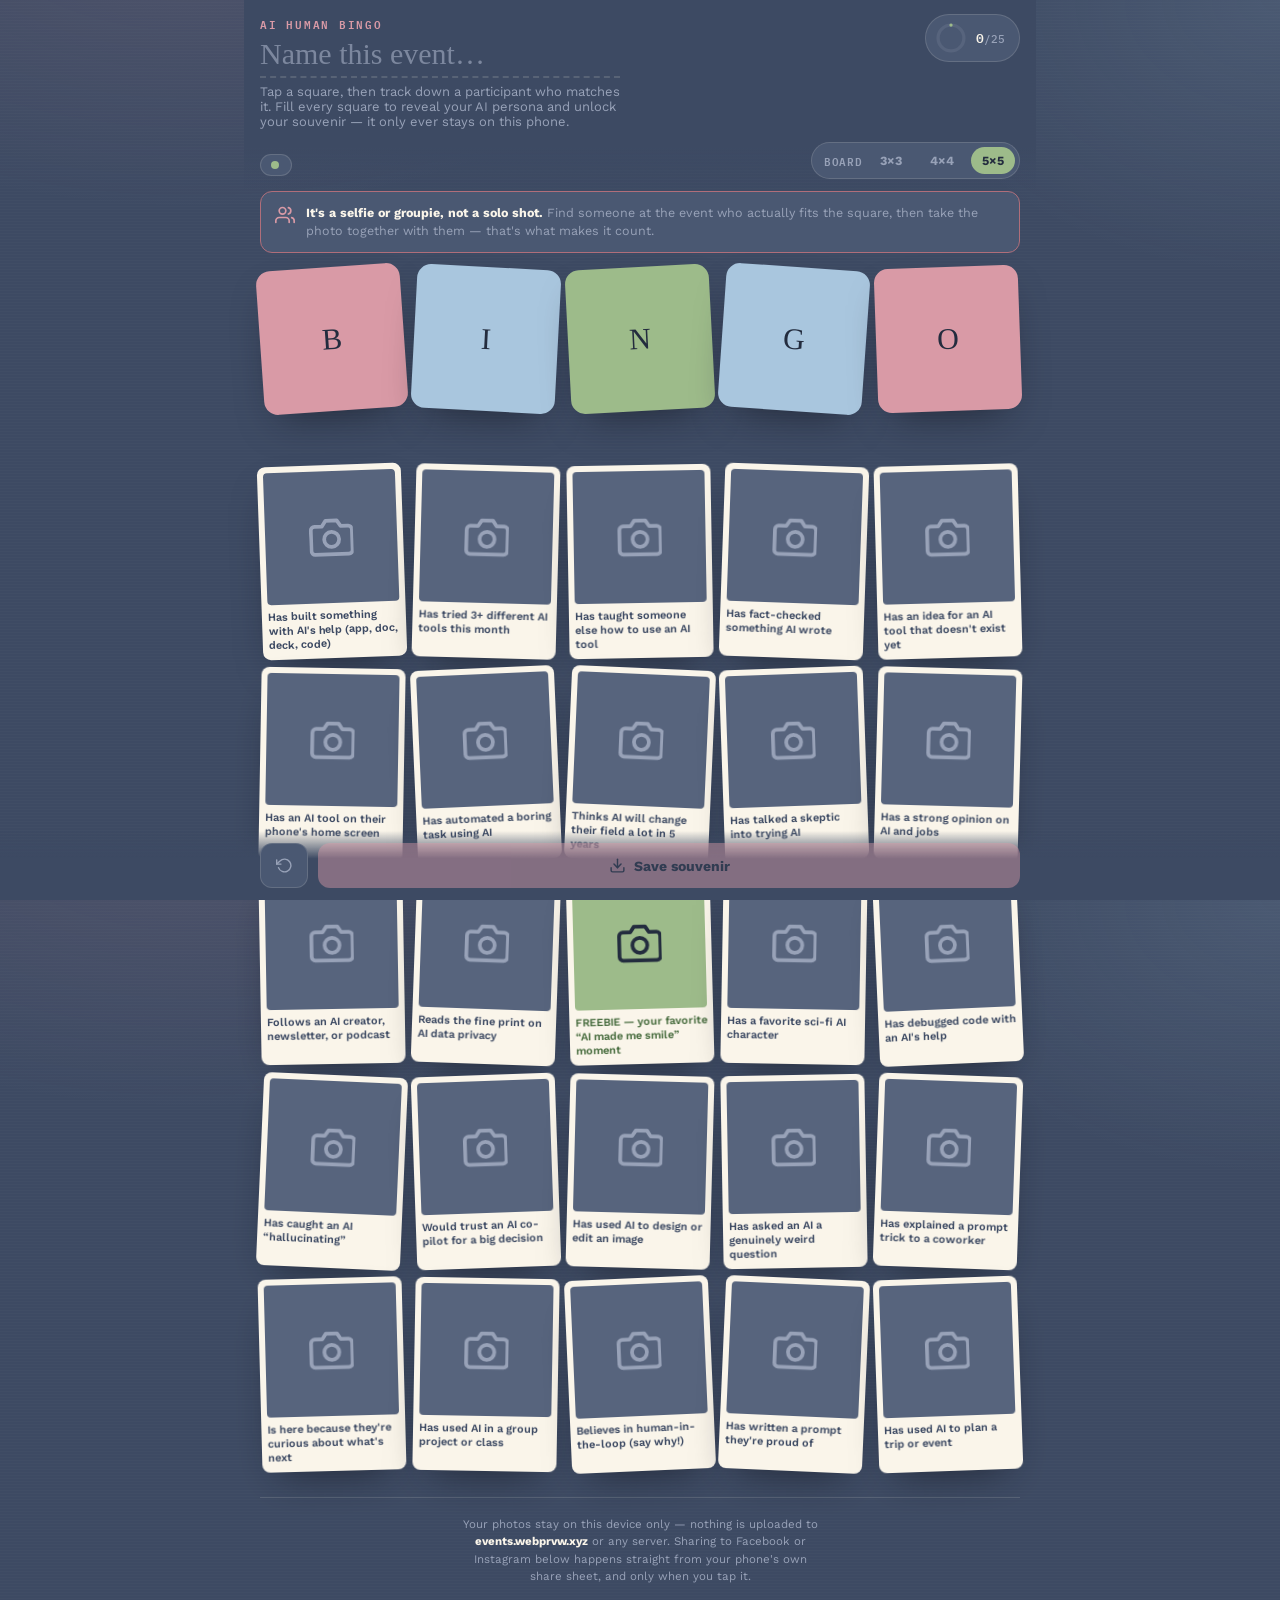
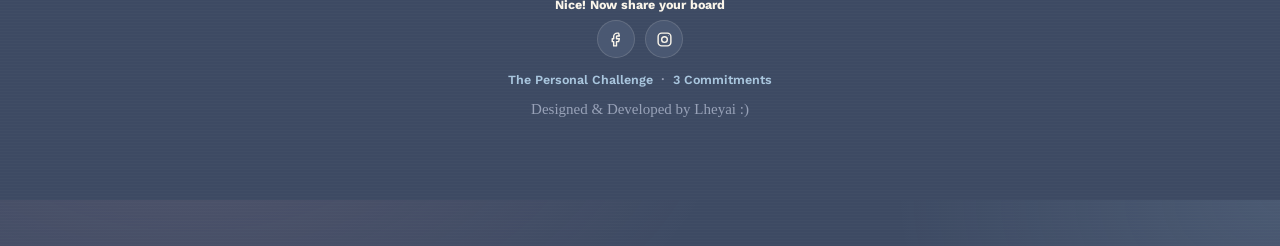
<file: index.html>
<!doctype html>
<html lang="en">
<head>
<meta charset="UTF-8" />
<meta name="viewport" content="width=device-width, initial-scale=1, viewport-fit=cover" />
<title>AI Human Bingo</title>
<meta name="description" content="A photo-based human bingo card for AI events — tap a square, take the selfie, fill the board, reveal your AI persona, and save it to your phone as a souvenir." />
<link rel="icon" href="data:image/svg+xml,<svg xmlns=%22http://www.w3.org/2000/svg%22 viewBox=%220 0 100 100%22><text y=%22.9em%22 font-size=%2290%22>📸</text></svg>" />
<link rel="stylesheet" href="style.css" />
</head>
<body>

<div class="wrap">

  <header class="board-header">
    <div class="header-row">
      <div class="brand">
        <span class="kicker">AI Human Bingo</span>
        <input id="eventTitle" type="text" maxlength="40" placeholder="Name this event…" />
      </div>
      <div class="progress-chip" aria-live="polite">
        <svg class="progress-ring" viewBox="0 0 36 36">
          <circle cx="18" cy="18" r="15.5" fill="none" stroke="var(--ink-softer)" stroke-width="4"></circle>
          <circle id="progressCircle" cx="18" cy="18" r="15.5" fill="none" stroke="var(--accent)" stroke-width="4"
                  stroke-linecap="round" stroke-dasharray="97.4" stroke-dashoffset="97.4"
                  transform="rotate(-90 18 18)"></circle>
        </svg>
        <span class="progress-text"><span id="progressCount">0</span><small>/<span id="progressTotal">25</span></small></span>
      </div>
    </div>
    <p class="subline">Tap a square, then track down a participant who matches it. Fill every square to reveal your AI persona and unlock your souvenir — it only ever stays on this phone.</p>
    <div class="header-foot">
      <span id="personaHint" class="persona-hint" hidden></span>
      <div class="size-picker" role="group" aria-label="Board size">
        <span class="size-picker-label">Board</span>
        <button type="button" class="size-btn" data-size="9">3×3</button>
        <button type="button" class="size-btn" data-size="16">4×4</button>
        <button type="button" class="size-btn" data-size="25">5×5</button>
      </div>
    </div>
  </header>

  <div class="rules-banner">
    <svg viewBox="0 0 24 24" fill="none" stroke="currentColor" stroke-width="2" stroke-linecap="round" stroke-linejoin="round"><path d="M17 21v-2a4 4 0 0 0-4-4H5a4 4 0 0 0-4 4v2"/><circle cx="9" cy="7" r="4"/><path d="M23 21v-2a4 4 0 0 0-3-3.87"/><path d="M16 3.13a4 4 0 0 1 0 7.75"/></svg>
    <p><strong>It's a selfie or groupie, not a solo shot.</strong> Find someone at the event who actually fits the square, then take the photo together with them — that's what makes it count.</p>
  </div>

  <div id="lettersRow" class="letters" aria-hidden="true">
    <span>B</span><span>I</span><span>N</span><span>G</span><span>O</span>
  </div>

  <div id="winBanner" class="win-banner" role="status">
    <svg viewBox="0 0 24 24" fill="none" stroke="currentColor" stroke-width="2.2" stroke-linecap="round" stroke-linejoin="round"><path d="M12 2l2.9 6.26L22 9.27l-5 4.87L18.2 21 12 17.4 5.8 21 7 14.14l-5-4.87 7.1-1.01z"/></svg>
    <div>
      <strong>BINGO! Board complete.</strong>
      <p>Save it below to keep it as your souvenir.</p>
    </div>
  </div>

  <main id="board" class="board" aria-label="Bingo board"></main>

  <footer class="site-footer">
    <p class="disclaimer">
      Your photos stay on this device only — nothing is uploaded to <strong>events.webprvw.xyz</strong> or any server.
      Sharing to Facebook or Instagram below happens straight from your phone's own share sheet, and only when you tap it.
    </p>
    <div class="share-section" id="shareSection" hidden>
      <span class="share-label">Nice! Now share your board</span>
      <div class="share-row">
        <button type="button" class="share-btn" id="shareFbBtn" data-platform="facebook" aria-label="Share on Facebook">
          <svg viewBox="0 0 24 24" fill="none" stroke="currentColor" stroke-width="2" stroke-linecap="round" stroke-linejoin="round"><path d="M15 3h-2a5 5 0 0 0-5 5v3H6v4h2v6h4v-6h3l1-4h-4V8a1 1 0 0 1 1-1h3z"/></svg>
        </button>
        <button type="button" class="share-btn" id="shareIgBtn" data-platform="instagram" aria-label="Share on Instagram">
          <svg viewBox="0 0 24 24" fill="none" stroke="currentColor" stroke-width="2" stroke-linecap="round" stroke-linejoin="round"><rect x="3" y="3" width="18" height="18" rx="5"/><circle cx="12" cy="12" r="4"/><circle cx="17.5" cy="6.5" r="0.6" fill="currentColor" stroke="none"/></svg>
        </button>
      </div>
    </div>
    <div class="module-links">
      <a class="module-link" href="./pledge/">The Personal Challenge</a>
      <span class="module-links-sep">&middot;</span>
      <a class="module-link" href="./commitment/">3 Commitments</a>
    </div>
    <p class="credit">Designed &amp; Developed by Lheyai :)</p>
  </footer>

</div>

<div class="toast" id="toast"></div>

<div class="action-bar">
  <div class="action-bar-inner">
    <button class="btn btn-reset" id="resetBtn" type="button" aria-label="Clear board">
      <svg viewBox="0 0 24 24" fill="none" stroke="currentColor" stroke-width="2" stroke-linecap="round" stroke-linejoin="round"><polyline points="1 4 1 10 7 10"/><path d="M3.51 15a9 9 0 1 0 2.13-9.36L1 10"/></svg>
    </button>
    <button class="btn btn-save" id="saveBtn" type="button">
      <svg viewBox="0 0 24 24" fill="none" stroke="currentColor" stroke-width="2" stroke-linecap="round" stroke-linejoin="round"><path d="M21 15v4a2 2 0 0 1-2 2H5a2 2 0 0 1-2-2v-4"/><polyline points="7 10 12 15 17 10"/><line x1="12" y1="15" x2="12" y2="3"/></svg>
      Save souvenir
    </button>
  </div>
</div>

<canvas id="confetti"></canvas>
<canvas id="exportCanvas"></canvas>

<script src="shared.js"></script>
<script src="script.js"></script>
</body>
</html>
</file>
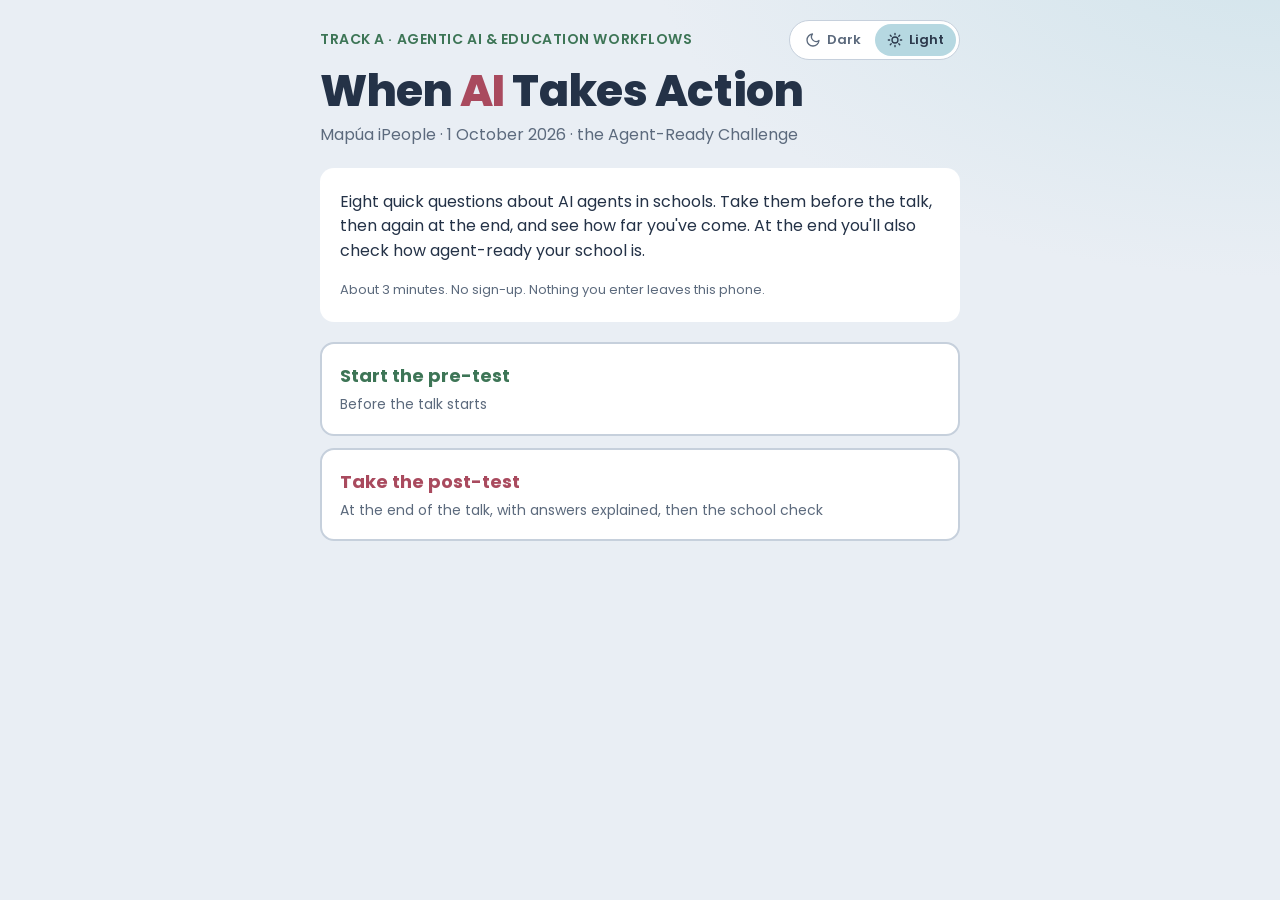
<file: agent-ready/index.html>
<!doctype html>
<html lang="en">
<head>
<meta charset="UTF-8" />
<meta name="viewport" content="width=device-width, initial-scale=1, viewport-fit=cover" />
<title>Agent-Ready Challenge</title>
<meta name="description" content="Eight quick questions on AI agents in schools, before and after the talk, plus a check of how agent-ready your school is. Get a results card to keep and share." />
<meta property="og:type" content="website" />
<meta property="og:url" content="https://events.webprvw.xyz/agent-ready/" />
<meta property="og:title" content="How agent-ready is your school?" />
<meta property="og:description" content="The Agent-Ready Challenge from Track A, “When AI Takes Action” (Mapúa iPeople, 1 Oct 2026). Take the quiz and get your school's level on the autonomy dial." />
<meta property="og:image" content="https://events.webprvw.xyz/agent-ready/og.png" />
<meta property="og:image:width" content="1200" />
<meta property="og:image:height" content="630" />
<meta name="twitter:card" content="summary_large_image" />
<link rel="icon" href="data:image/svg+xml,<svg xmlns=%22http://www.w3.org/2000/svg%22 viewBox=%220 0 100 100%22><circle cx=%2250%22 cy=%2250%22 r=%2248%22 fill=%22%2335445A%22/><path d=%22M22 64a28 28 0 0 1 56 0%22 stroke=%22%239FC4AB%22 stroke-width=%2210%22 fill=%22none%22 stroke-linecap=%22round%22/><line x1=%2250%22 y1=%2264%22 x2=%2262%22 y2=%2242%22 stroke=%22%23E9F1FA%22 stroke-width=%227%22 stroke-linecap=%22round%22/></svg>" />

<link rel="preconnect" href="https://fonts.googleapis.com">
<link rel="preconnect" href="https://fonts.gstatic.com" crossorigin>
<link rel="stylesheet" href="https://fonts.googleapis.com/css2?family=Poppins:wght@400;500;600;700;800&display=swap">
<meta name="theme-color" content="#35445A" id="meta-theme" />
<script>
  (function () {
    var t = null;
    try { t = localStorage.getItem("agent-ready-theme"); } catch (e) {}
    if (t !== "light" && t !== "dark") t = (window.matchMedia && matchMedia("(prefers-color-scheme: light)").matches) ? "light" : "dark";
    document.documentElement.setAttribute("data-theme", t);
  })();
</script>
<style>
  /* Two themes. Dark = the "When AI Takes Action" deck navy (default).
     Light = soft blue-grey ground, white cards, deeper accents for text.
     Pastel fills (buttons, dial) stay the same in both; *-ink tokens are for text. */
  :root {
    color-scheme: dark;
    --ground: #35445A;
    --ground-deep: #2C394C;
    --card: #40516B;
    --card-hi: #4A5D7A;
    --line: #5A6C88;
    --text: #E9F1FA;
    --muted: #A9B4C2;
    --mint: #9FC4AB;
    --pink: #F4ACB7;
    --sky: #B6D8E1;
    --mint-ink: #9FC4AB;
    --pink-ink: #F4ACB7;
    --sky-ink: #B6D8E1;
    --on-accent: #2C394C;
    --ok: #9FC4AB;
    --bad: #F4ACB7;
    --glow: rgba(159, 196, 171, 0.10);
    --radius: 14px;
    --font: "Poppins", "Avenir Next", "Segoe UI", system-ui, sans-serif;
  }
  :root[data-theme="light"] {
    color-scheme: light;
    --ground: #E9EEF4;
    --card: #FFFFFF;
    --card-hi: #F3F6FA;
    --line: #C6D0DC;
    --text: #243247;
    --muted: #5C6A7D;
    --mint-ink: #3D7556;
    --pink-ink: #A94A5E;
    --sky-ink: #2E6A80;
    --ok: #6FA383;
    --bad: #D9798A;
    --glow: rgba(182, 216, 225, 0.45);
  }
  @media (prefers-color-scheme: light) {
    :root:not([data-theme]) {
      color-scheme: light;
      --ground: #E9EEF4; --card: #FFFFFF; --card-hi: #F3F6FA; --line: #C6D0DC; --text: #243247; --muted: #5C6A7D;
      --mint-ink: #3D7556; --pink-ink: #A94A5E; --sky-ink: #2E6A80; --ok: #6FA383; --bad: #D9798A; --glow: rgba(182, 216, 225, 0.45);
    }
  }
  *, *::before, *::after { box-sizing: border-box; }
  .choices, .opts, .area, .panel { grid-template-columns: minmax(0, 1fr); }
  html, body { background: var(--ground); transition: background-color .35s ease, color .35s ease; }
  body { background-image: radial-gradient(900px 480px at 100% -10%, var(--glow), transparent 70%); background-repeat: no-repeat; }
  .panel, .bigbtn, .opt, .item, .explain, .caption { transition: background-color .35s ease, border-color .35s ease, color .35s ease; }

  /* theme switch */
  .toprow { display: flex; justify-content: space-between; align-items: center; gap: 12px; flex-wrap: wrap; }
  .theme-toggle {
    display: inline-flex; align-items: center; gap: 2px; padding: 3px; border-radius: 999px;
    background: var(--card); border: 1px solid var(--line);
  }
  .theme-toggle button {
    display: inline-flex; align-items: center; gap: 6px; border: 0; border-radius: 999px; padding: 6px 12px;
    font: inherit; font-size: 13px; font-weight: 600; color: var(--muted); background: transparent; cursor: pointer;
  }
  .theme-toggle button svg { width: 16px; height: 16px; }
  .theme-toggle button[aria-pressed="true"] { background: var(--sky); color: var(--on-accent); }
  body {
    margin: 0; color: var(--text); font-family: var(--font); font-size: 16px; line-height: 1.55;
    padding-inline: 16px; padding-block: 20px 40px;
    -webkit-font-smoothing: antialiased;
  }
  .wrap { max-width: 640px; margin: 0 auto; display: grid; grid-template-columns: minmax(0, 1fr); gap: 20px; width: 100%; }
  .wrap > *, .panel > * { min-width: 0; }
  h1, h2, .q { overflow-wrap: anywhere; }
  h1, h2, h3 { margin: 0; text-wrap: balance; line-height: 1.15; }
  p { margin: 0; }
  .eyebrow { font-size: 12px; font-weight: 700; letter-spacing: .12em; text-transform: uppercase; color: var(--muted); }
  .muted { color: var(--muted); }
  .num { font-variant-numeric: tabular-nums; }

  /* header */
  .brand { display: grid; gap: 6px; }
  .brand h1 { font-size: clamp(30px, 8vw, 44px); font-weight: 800; letter-spacing: -.01em; }
  .brand h1 .ai { color: var(--pink-ink); }
  .brand .sub { color: var(--mint-ink); font-weight: 600; font-size: 14px; letter-spacing: .04em; text-transform: uppercase; }

  /* agent loop strip: used as the quiz progress */
  .loop { display: flex; flex-wrap: wrap; align-items: center; gap: 6px 8px; font-size: 13px; font-weight: 700; letter-spacing: .06em; }
  .loop span { color: var(--line); transition: color .3s; }
  .loop span.on { color: var(--c); }
  .loop i { color: var(--line); font-style: normal; }

  .panel { background: var(--card); border-radius: var(--radius); padding: 22px 20px; display: grid; gap: 16px; }
  .choices { display: grid; gap: 12px; }
  .bigbtn {
    display: grid; gap: 4px; text-align: left; width: 100%;
    background: var(--card); color: var(--text); border: 2px solid var(--line); border-radius: var(--radius);
    padding: 18px 18px; font: inherit; cursor: pointer; transition: border-color .15s, background .15s;
  }
  .bigbtn:hover { border-color: var(--sky); background: var(--card-hi); }
  .bigbtn strong { font-size: 18px; }
  .bigbtn small { color: var(--muted); font-size: 14px; }
  .bigbtn.pre strong { color: var(--mint-ink); }
  .bigbtn.post strong { color: var(--pink-ink); }
  .note { font-size: 13px; color: var(--muted); }

  button { font-family: inherit; }
  button:focus-visible, a:focus-visible, input:focus-visible { outline: 3px solid var(--sky-ink); outline-offset: 2px; }
  .btn {
    appearance: none; border: 0; border-radius: 999px; padding: 13px 22px; font-size: 15px; font-weight: 700;
    background: var(--mint); color: var(--on-accent); cursor: pointer; text-decoration: none; display: inline-flex; align-items: center; justify-content: center; gap: 8px;
  }
  .btn.alt { background: transparent; color: var(--text); border: 2px solid var(--line); }
  .btn.pink { background: var(--pink); }
  .btn[disabled] { opacity: .45; cursor: default; }
  .row { display: flex; flex-wrap: wrap; gap: 10px; align-items: center; }
  .spread { justify-content: space-between; }

  /* quiz */
  .qhead { display: flex; justify-content: space-between; gap: 12px; align-items: baseline; }
  .q { font-size: clamp(19px, 5vw, 23px); font-weight: 700; }
  .opts { display: grid; gap: 10px; }
  .opt {
    text-align: left; width: 100%; font: inherit; font-size: 16px; color: var(--text);
    background: var(--ground); border: 2px solid var(--line); border-radius: 12px; padding: 13px 15px; cursor: pointer;
    display: grid; grid-template-columns: 28px 1fr; gap: 10px; align-items: start;
  }
  .opt:hover:not([disabled]) { border-color: var(--sky); }
  .opt .k { width: 26px; height: 26px; border-radius: 50%; border: 2px solid var(--line); display: grid; place-items: center; font-size: 13px; font-weight: 700; color: var(--muted); }
  .opt.picked { border-color: var(--sky-ink); background: var(--card-hi); }
  .opt.picked .k { border-color: var(--sky-ink); color: var(--sky-ink); }
  .opt.right { border-color: var(--ok); }
  .opt.right .k { background: var(--ok); border-color: var(--ok); color: var(--on-accent); }
  .opt.wrong { border-color: var(--bad); }
  .opt.wrong .k { background: var(--bad); border-color: var(--bad); color: var(--on-accent); }
  .opt[disabled] { cursor: default; }
  .explain { border-radius: 12px; background: var(--ground); padding: 12px 14px; font-size: 15px; }
  .explain b { color: var(--mint-ink); }
  .explain.miss b { color: var(--pink-ink); }

  /* readiness */
  .area { display: grid; gap: 10px; }
  .area h3 { font-size: 15px; letter-spacing: .06em; text-transform: uppercase; color: var(--sky-ink); }
  .item { background: var(--ground); border-radius: 12px; padding: 12px 14px; display: grid; gap: 10px; }
  .seg { display: grid; grid-template-columns: repeat(3, 1fr); gap: 6px; }
  .seg button {
    font: inherit; font-size: 14px; font-weight: 600; padding: 8px 4px; border-radius: 999px; cursor: pointer;
    background: transparent; color: var(--muted); border: 2px solid var(--line);
  }
  .seg button[aria-pressed="true"] { color: var(--on-accent); border-color: transparent; }
  .seg button[data-v="2"][aria-pressed="true"] { background: var(--mint); }
  .seg button[data-v="1"][aria-pressed="true"] { background: var(--sky); }
  .seg button[data-v="0"][aria-pressed="true"] { background: var(--pink); }

  /* results */
  .scores { display: grid; grid-template-columns: minmax(0, 1fr) auto minmax(0, 1fr); gap: 10px; align-items: center; text-align: center; }
  .score b { display: block; font-size: 40px; line-height: 1.1; }
  .score small { color: var(--muted); font-size: 13px; text-transform: uppercase; letter-spacing: .08em; font-weight: 600; }
  .arrow { color: var(--muted); font-size: 26px; }
  .gain { text-align: center; font-weight: 700; color: var(--mint-ink); }
  .dialbox { display: grid; justify-items: center; gap: 6px; text-align: center; }
  .dialbox svg { width: 100%; max-width: 320px; height: auto; }
  .level { font-size: 22px; font-weight: 800; }
  .card-img { width: 100%; max-width: 420px; border-radius: 12px; display: block; margin: 0 auto; box-shadow: 0 10px 30px rgba(0,0,0,.25); }
  .field { display: grid; gap: 6px; }
  .field label { font-size: 13px; color: var(--muted); font-weight: 600; }
  .field input {
    font: inherit; color: var(--text); background: var(--ground); border: 2px solid var(--line); border-radius: 10px; padding: 10px 12px; width: 100%; box-sizing: border-box;
  }
  .caption { background: var(--ground); border-radius: 12px; padding: 12px 14px; font-size: 14px; white-space: pre-wrap; user-select: all; }
  .status { font-size: 14px; color: var(--mint-ink); min-height: 1.4em; }
  .social a { font-size: 14px; padding: 10px 16px; }
  .fields { display: grid; grid-template-columns: minmax(0, 1fr) minmax(0, 1fr); gap: 10px; }
  @media (max-width: 460px) { .fields { grid-template-columns: 1fr; } .score b { font-size: 34px; } }
  @media (prefers-reduced-motion: reduce) { * { transition: none !important; } }
</style>

</head>
<body>
<div class="wrap" id="app">
  <header class="brand">
    <div class="toprow">
      <span class="sub">Track A · Agentic AI &amp; Education Workflows</span>
      <div class="theme-toggle" role="group" aria-label="Color theme">
        <button type="button" id="theme-dark" data-set="dark" aria-pressed="true"><svg viewBox="0 0 24 24" fill="none" stroke="currentColor" stroke-width="2" stroke-linecap="round" stroke-linejoin="round" aria-hidden="true"><path d="M21 12.8A9 9 0 1 1 11.2 3a7 7 0 0 0 9.8 9.8z"/></svg>Dark</button>
        <button type="button" id="theme-light" data-set="light" aria-pressed="false"><svg viewBox="0 0 24 24" fill="none" stroke="currentColor" stroke-width="2" stroke-linecap="round" aria-hidden="true"><circle cx="12" cy="12" r="4.5"/><path d="M12 2v2M12 20v2M2 12h2M20 12h2M4.9 4.9l1.4 1.4M17.7 17.7l1.4 1.4M4.9 19.1l1.4-1.4M17.7 6.3l1.4-1.4"/></svg>Light</button>
      </div>
    </div>
    <h1>When <span class="ai">AI</span> Takes Action</h1>
    <span class="muted">Mapúa iPeople · 1 October 2026 · the Agent-Ready Challenge</span>
  </header>
  <main id="screen" class="wrap"></main>
</div>

<script>
/* ---------- content ---------- */
const QUESTIONS = [
  { q: "What's the biggest difference between a chatbot and an AI agent?",
    o: ["The agent runs on a smarter model", "The agent works toward a goal and takes the steps itself, using tools", "The agent only works offline", "The agent never makes mistakes"],
    a: 1, why: "The brain can be the same model. A chatbot answers your question. An agent gets a goal and does the steps." },
  { q: "Which order does an agent loop through?",
    o: ["Think → Act → Perceive → Learn", "Act → Learn → Think → Perceive", "Perceive → Think → Act → Learn", "Learn → Perceive → Act → Think"],
    a: 2, why: "It takes in what's around it, plans, does the steps, then checks what happened and adjusts." },
  { q: "An agent will remind parents about missing enrollment documents. Where on the autonomy dial should you start?",
    o: ["Level 4: it acts alone, you check later", "Level 3: it runs routine cases by itself", "Level 2: it drafts, a person approves each step", "Skip the dial and send everything at once"],
    a: 2, why: "Start at Level 2. Earn Level 3 with evidence. Anything touching parents, grades or health stays close to a human." },
  { q: "Your class records live in five spreadsheets with different spellings of the same student. You add an agent. What happens?",
    o: ["The agent quietly fixes the data", "The agent acts on the wrong records, with total confidence", "The agent refuses to run", "Nothing changes"],
    a: 1, why: "An agent is only as good as what it can see. Bad data becomes a wrong action, not just a wrong answer." },
  { q: "Which of these should always stay with a person?",
    o: ["Sorting helpdesk tickets by category", "Drafting a weekly quiz from the syllabus", "Checking the server room temperature", "Deciding how to approach a student who just lost a parent"],
    a: 3, why: "Empathy, ethics and context are the human layer. The agent can flag the student. The adviser decides." },
  { q: "TOIC's Monitoring Agent spots a 'rogue access point' near campus. What happens next?",
    o: ["It blocks the device right away", "It writes a brief, and the security team makes the call", "It shuts down campus Wi-Fi", "It emails every student"],
    a: 1, why: "Act, then stop. It might just be the café next door, so a person on the SOC team decides." },
  { q: "Why keep a log of everything an agent does?",
    o: ["To slow the agent down", "It shows who did what and who approved it, which is the evidence ISO 21001 auditors ask for", "It trains the model for free", "You don't need one if the agent is accurate"],
    a: 1, why: "An audit log is evidence. The agents create it as they go, and it feeds the management review." },
  { q: "You want to demo an agent to colleagues. Which data should you use?",
    o: ["Real student records, since it's only a demo", "Sample data with fake names", "Whatever is in your downloads folder", "Last year's grades, since they're old"],
    a: 1, why: "Use fake data for demos. Real student data goes only into approved tools, under RA 10173 (Data Privacy Act)." },
];

const AREAS = [
  { name: "Data & systems", tip: "Pick one important record, like class lists, and get it into one clean, owned system.", items: [
    "Our key records live in one system, not scattered spreadsheets.",
    "Every key system has a named owner.",
    "We watch our systems instead of waiting for complaints.",
  ]},
  { name: "Workflows & operations", tip: "Get everyone who touches one workflow into a room and map it start to finish on a whiteboard.", items: [
    "We've mapped at least one workflow from start to finish.",
    "Requests and issues go through one ticketing or tracking system.",
    "Our devices have an inventory and a maintenance schedule we follow.",
  ]},
  { name: "People & governance", tip: "Write down who approves what before any agent acts, and share your AI policy with the people doing the work.", items: [
    "Teachers and staff know our AI policy.",
    "Every automated action would have a named human approver.",
    "We know which data AI tools may and may not touch (RA 10173).",
    "Our quality system, like ISO 21001, has KPIs and a regular review we can plug agents into.",
  ]},
];
const LEVELS = [
  { n: 1, name: "Build the foundation", color: "#F4ACB7", move: "Map one workflow and clean one dataset before any agent acts." },
  { n: 2, name: "Pilot one agent", color: "#B6D8E1", move: "Pick one workflow. The agent drafts, a named person approves every step." },
  { n: 3, name: "Scale with evidence", color: "#9FC4AB", move: "Let the agent run routine cases, spot-check it, and report the KPIs." },
];
const HASHTAGS = "#WhenAITakesAction #AgenticAI #iPeople #AIinEducation";
const SHARE_URL = "https://events.webprvw.xyz/agent-ready/";
const PRE_KEY = "agent-ready-pre-v1";

/* ---------- state ---------- */
let S = { screen: "home", mode: "pre", i: 0, answers: [], revealed: false, ready: {}, name: "", school: "" };

const store = {
  get() { try { return JSON.parse(localStorage.getItem(PRE_KEY) || "null"); } catch { return null; } },
  set(v) { try { localStorage.setItem(PRE_KEY, JSON.stringify(v)); } catch {} },
};
const $ = (sel, root = document) => root.querySelector(sel);
function h(tag, attrs = {}, ...kids) {
  const el = document.createElement(tag);
  for (const [k, v] of Object.entries(attrs)) {
    if (k === "class") el.className = v;
    else if (k.startsWith("on")) el.addEventListener(k.slice(2), v);
    else if (v !== false && v != null) el.setAttribute(k, v === true ? "" : v);
  }
  for (const k of kids.flat()) if (k != null && k !== false) el.append(k.nodeType ? k : document.createTextNode(k));
  return el;
}
const score = (ans) => ans.reduce((s, a, i) => s + (a === QUESTIONS[i].a ? 1 : 0), 0);
function go(patch) { Object.assign(S, patch); render(); window.scrollTo({ top: 0, behavior: "instant" in window ? "instant" : "auto" }); }

/* ---------- screens ---------- */
function render() {
  const root = $("#screen"); root.replaceChildren();
  ({ home, quiz, preDone, ready, results })[S.screen](root);
}

function home(root) {
  const pre = store.get();
  root.append(
    h("div", { class: "panel" },
      h("p", {}, "Eight quick questions about AI agents in schools. Take them before the talk, then again at the end, and see how far you've come. At the end you'll also check how agent-ready your school is."),
      h("p", { class: "note" }, "About 3 minutes. No sign-up. Nothing you enter leaves this phone.")),
    h("div", { class: "choices" },
      h("button", { class: "bigbtn pre", onclick: () => go({ screen: "quiz", mode: "pre", i: 0, answers: [], revealed: false }) },
        h("strong", {}, "Start the pre-test"), h("small", {}, pre ? `Already done: ${pre.score}/8. Tap to retake.` : "Before the talk starts")),
      h("button", { class: "bigbtn post", onclick: () => go({ screen: "quiz", mode: "post", i: 0, answers: [], revealed: false }) },
        h("strong", {}, "Take the post-test"), h("small", {}, "At the end of the talk, with answers explained, then the school check"))),
  );
}

function loopStrip(i) {
  const steps = [["PERCEIVE", "var(--mint-ink)"], ["THINK", "var(--sky-ink)"], ["ACT", "var(--pink-ink)"], ["LEARN", "var(--text)"]];
  const on = Math.min(3, Math.floor((i / QUESTIONS.length) * 4));
  const el = h("div", { class: "loop", "aria-hidden": "true" });
  steps.forEach(([t, c], k) => {
    if (k) el.append(h("i", {}, "→"));
    const s = h("span", { class: k <= on ? "on" : "" }, t); s.style.setProperty("--c", c); el.append(s);
  });
  return el;
}

function quiz(root) {
  const Q = QUESTIONS[S.i], picked = S.answers[S.i], post = S.mode === "post";
  const panel = h("div", { class: "panel" },
    h("div", { class: "qhead" },
      h("span", { class: "eyebrow" }, post ? "Post-test" : "Pre-test"),
      h("span", { class: "eyebrow num" }, `${S.i + 1} of ${QUESTIONS.length}`)),
    loopStrip(S.i),
    h("h2", { class: "q", id: "qtext" }, Q.q));
  const opts = h("div", { class: "opts", role: "group", "aria-labelledby": "qtext" });
  Q.o.forEach((text, k) => {
    let cls = "opt";
    if (picked === k) cls += " picked";
    if (post && S.revealed) { if (k === Q.a) cls += " right"; else if (k === picked) cls += " wrong"; }
    opts.append(h("button", {
      class: cls, disabled: post && S.revealed,
      onclick: () => { S.answers[S.i] = k; if (post) S.revealed = true; render(); },
    }, h("span", { class: "k" }, "ABCD"[k]), h("span", {}, text)));
  });
  panel.append(opts);
  if (post && S.revealed) {
    const ok = picked === Q.a;
    panel.append(h("p", { class: "explain" + (ok ? "" : " miss"), role: "status" }, h("b", {}, ok ? "Correct. " : "Not quite. "), Q.why));
  }
  const last = S.i === QUESTIONS.length - 1;
  const canNext = picked != null;
  panel.append(h("div", { class: "row spread" },
    h("button", { class: "btn alt", disabled: S.i === 0, onclick: () => go({ i: S.i - 1, revealed: post }) }, "Back"),
    h("button", { class: "btn", disabled: !canNext, onclick: () => {
      if (!last) return go({ i: S.i + 1, revealed: post && S.answers[S.i + 1] != null });
      if (!post) { store.set({ score: score(S.answers), at: Date.now() }); return go({ screen: "preDone" }); }
      go({ screen: "ready" });
    }}, last ? (post ? "Next: school check" : "Lock in my answers") : "Next")));
  root.append(panel);
}

function preDone(root) {
  const s = score(S.answers);
  root.append(h("div", { class: "panel" },
    h("span", { class: "eyebrow" }, "Pre-test locked in"),
    h("h2", { class: "num", style: "font-size:44px" }, `${s} / 8`),
    h("p", {}, "The answers stay hidden for now. At the end of the talk, open this page again on this phone and tap “Take the post-test” to see how far you've come."),
    h("p", { class: "note" }, `Using another device later? Write down your score: ${s}/8.`),
    h("div", { class: "row" }, h("button", { class: "btn alt", onclick: () => go({ screen: "home" }) }, "Back to start"))));
}

function ready(root) {
  const panel = h("div", { class: "panel" },
    h("span", { class: "eyebrow" }, "Last step"),
    h("h2", {}, "How agent-ready is your school?"),
    h("p", { class: "muted" }, "Answer for your school or your office. Be honest: this only shows up on your phone."));
  let idx = 0;
  AREAS.forEach((area) => {
    const box = h("section", { class: "area" }, h("h3", {}, area.name));
    area.items.forEach((text) => {
      const id = idx++, cur = S.ready[id];
      const seg = h("div", { class: "seg", role: "group", "aria-label": text });
      [["2", "Yes"], ["1", "Partly"], ["0", "Not yet"]].forEach(([v, label]) =>
        seg.append(h("button", { "data-v": v, "aria-pressed": String(cur === +v), onclick: () => { S.ready[id] = +v; render(); } }, label)));
      box.append(h("div", { class: "item" }, h("span", {}, text), seg));
    });
    panel.append(box);
  });
  const total = AREAS.reduce((n, a) => n + a.items.length, 0);
  const done = Object.keys(S.ready).length;
  panel.append(h("div", { class: "row spread" },
    h("span", { class: "note num" }, `${done} of ${total} answered`),
    h("button", { class: "btn pink", disabled: done < total, onclick: () => go({ screen: "results" }) }, "See my results")));
  root.append(panel);
}

function readiness() {
  let id = 0, total = 0, weakest = null;
  const areas = AREAS.map((a) => {
    let got = 0; a.items.forEach(() => { got += S.ready[id++] ?? 0; });
    const pct = got / (a.items.length * 2); total += got;
    const r = { ...a, pct }; if (!weakest || pct < weakest.pct) weakest = r; return r;
  });
  const level = total <= 8 ? LEVELS[0] : total <= 15 ? LEVELS[1] : LEVELS[2];
  return { total, level, weakest, areas };
}

function dialSVG(level) {
  // four notches on a half dial; level 4 is shown greyed out ("rarely right for schools")
  const cx = 160, cy = 150, r = 120, segs = 4, gap = 0.04;
  const arc = (a0, a1, rr) => {
    const p = (a) => [cx + rr * Math.cos(a), cy - rr * Math.sin(a)];
    const [x0, y0] = p(a0), [x1, y1] = p(a1);
    return `M${x0.toFixed(1)} ${y0.toFixed(1)} A${rr} ${rr} 0 0 1 ${x1.toFixed(1)} ${y1.toFixed(1)}`;
  };
  const cols = ["#F4ACB7", "#B6D8E1", "#9FC4AB", "#5A6C88"];
  let paths = "";
  for (let k = 0; k < segs; k++) {
    const a0 = Math.PI - (k / segs) * Math.PI - gap, a1 = Math.PI - ((k + 1) / segs) * Math.PI + gap;
    const active = k + 1 <= level.n && k < 3;
    paths += `<path d="${arc(a0, a1, r)}" stroke="${cols[k]}" stroke-opacity="${active ? 1 : 0.28}" stroke-width="26" fill="none" stroke-linecap="round"/>`;
    const mid = (a0 + a1) / 2;
    paths += `<text x="${(cx + (r - 44) * Math.cos(mid)).toFixed(1)}" y="${(cy - (r - 44) * Math.sin(mid) + 6).toFixed(1)}" style="fill:var(--muted)" font-family="Poppins, sans-serif" font-size="15" font-weight="700" text-anchor="middle">${k + 1}</text>`;
  }
  const na = Math.PI - ((level.n - 0.5) / segs) * Math.PI;
  const nx = cx + (r - 30) * Math.cos(na), ny = cy - (r - 30) * Math.sin(na);
  return `<svg viewBox="0 0 320 175" role="img" aria-label="Autonomy dial pointing at level ${level.n} of 4">${paths}
    <line x1="${cx}" y1="${cy}" x2="${nx.toFixed(1)}" y2="${ny.toFixed(1)}" style="stroke:var(--text)" stroke-width="5" stroke-linecap="round"/>
    <circle cx="${cx}" cy="${cy}" r="9" style="fill:var(--text)"/>
    <text x="290" y="170" style="fill:var(--muted)" font-family="Poppins, sans-serif" font-size="11" text-anchor="end">4 = acts alone, rarely right for schools</text></svg>`;
}

function captionText(post, pre, R) {
  const who = S.name.trim() ? `${S.name.trim()}${S.school.trim() ? ", " + S.school.trim() : ""}` : "";
  const scoreLine = pre != null ? `My agentic AI score went from ${pre}/8 to ${post}/8` : `I scored ${post}/8 on agentic AI`;
  return `${scoreLine} at Track A, "When AI Takes Action" (Mapúa iPeople, 1 Oct 2026).${who ? " — " + who : ""}
My school is at Level ${R.level.n} on the autonomy dial: ${R.level.name}.
AI prepares. People decide.${SHARE_URL ? "\nTry it: " + SHARE_URL : ""}
${HASHTAGS}`;
}

function results(root) {
  const post = score(S.answers), preRec = store.get(), pre = preRec ? preRec.score : null, R = readiness();
  const scoreBox = h("div", { class: "panel" }, h("span", { class: "eyebrow" }, "Your quiz"));
  if (pre != null) {
    scoreBox.append(h("div", { class: "scores num" },
      h("div", { class: "score" }, h("b", {}, `${pre}/8`), h("small", {}, "Before")),
      h("span", { class: "arrow", "aria-hidden": "true" }, "→"),
      h("div", { class: "score" }, h("b", { style: "color:var(--mint-ink)" }, `${post}/8`), h("small", {}, "After"))),
      h("p", { class: "gain num" }, post > pre ? `+${post - pre} since the start of the talk` : post === pre ? "Same score. You came in ready." : "Worth a second look at the slides"));
  } else {
    scoreBox.append(h("div", { class: "scores num" }, h("span", {}), h("div", { class: "score" }, h("b", { style: "color:var(--mint-ink)" }, `${post}/8`), h("small", {}, "Post-test")), h("span", {})),
      h("p", { class: "note", style: "text-align:center" }, "No pre-test on this phone, so there's no before score to compare."));
  }

  const dial = h("div", { class: "panel" },
    h("span", { class: "eyebrow" }, "Your school"),
    h("div", { class: "dialbox" }));
  $(".dialbox", dial).innerHTML = dialSVG(R.level);
  const lvl = h("p", { class: "level" }, `Level ${R.level.n}: ${R.level.name}`); lvl.style.color = ["var(--pink-ink)", "var(--sky-ink)", "var(--mint-ink)"][R.level.n - 1];
  $(".dialbox", dial).append(lvl, h("p", { class: "muted num" }, `Readiness score ${R.total} of 20`));
  dial.append(h("p", {}, h("b", {}, "Your Monday move: "), R.level.move),
    h("p", {}, h("b", {}, `Start with ${R.weakest.name.toLowerCase()}: `), R.weakest.tip));

  const share = h("div", { class: "panel" },
    h("span", { class: "eyebrow" }, "Keep a copy and share it"),
    h("div", { class: "fields" },
      h("div", { class: "field" }, h("label", { for: "nm" }, "Name on your card (optional)"),
        h("input", { id: "nm", value: S.name, maxlength: "40", autocomplete: "off", oninput: (e) => { S.name = e.target.value; refresh(); } })),
      h("div", { class: "field" }, h("label", { for: "sc" }, "School (optional)"),
        h("input", { id: "sc", value: S.school, maxlength: "50", autocomplete: "off", oninput: (e) => { S.school = e.target.value; refresh(); } }))),
    h("img", { class: "card-img", id: "cardimg", alt: "Your results card" }),
    h("p", { class: "note", style: "text-align:center" }, "On a phone you can also press and hold the card to save it."),
    h("div", { class: "row", id: "savebtns" }),
    h("p", { class: "status", id: "status", role: "status" }),
    h("span", { class: "eyebrow" }, "Caption for your post"),
    h("p", { class: "caption", id: "caption" }),
    h("div", { class: "row social", id: "social" }));

  root.append(scoreBox, dial, share,
    h("div", { class: "panel" },
      h("span", { class: "eyebrow" }, "One more step"),
      h("p", {}, "Turn your Monday move into three commitments you can keep."),
      h("div", { class: "row" }, h("a", { class: "btn", href: "../commitment/" }, "Make my 3 commitments"))),
    h("div", { class: "row" },
      h("button", { class: "btn alt", onclick: () => go({ screen: "home", answers: [], ready: {} }) }, "Start over")));

  let blob = null, timer = null;
  const status = (t) => { $("#status").textContent = t; };
  async function refresh() {
    $("#caption").textContent = captionText(post, pre, R);
    clearTimeout(timer);
    timer = setTimeout(async () => {
      blob = await drawCard(post, pre, R);
      if (blob) { const u = URL.createObjectURL(blob); const img = $("#cardimg"); const old = img.src; img.src = u; if (old.startsWith("blob:")) URL.revokeObjectURL(old); }
    }, 150);
  }
  refresh();

  const btns = $("#savebtns");
  const saveBtn = h("button", { class: "btn", onclick: async () => {
    if (!blob) return;
    const filename = "agent-ready-results.png";
    const dl = window.claude?.use ? await window.claude.use("downloads").catch(() => null) : null;
    if (dl) {
      try { await dl.save({ filename, data: blob }); status("Saved. Post it with the caption below."); }
      catch (e) { status(e?.code === "declined" ? "Not saved." : "Saving isn't available here. Press and hold the card to save it."); }
      return;
    }
    const a = h("a", { href: URL.createObjectURL(blob), download: filename }); document.body.append(a); a.click(); a.remove();
    status("Saved to your downloads. Post it with the caption below.");
  }}, "Download my card");
  btns.append(saveBtn);
  if (navigator.canShare) {
    btns.append(h("button", { class: "btn pink", onclick: async () => {
      if (!blob) return;
      const file = new File([blob], "agent-ready-results.png", { type: "image/png" });
      const data = { files: [file], text: captionText(post, pre, R) };
      try { if (navigator.canShare(data)) { await navigator.share(data); status("Shared."); } else status("Your browser can't share images. Download the card instead."); }
      catch (e) { if (e?.name !== "AbortError") status("Sharing isn't available here. Download the card instead."); }
    }}, "Share"));
  }
  btns.append(h("button", { class: "btn alt", onclick: async () => {
    const t = captionText(post, pre, R);
    try { await navigator.clipboard.writeText(t); status("Caption copied."); }
    catch { const r = document.createRange(); r.selectNodeContents($("#caption")); const s = getSelection(); s.removeAllRanges(); s.addRange(r); status("Caption selected. Copy it from your menu."); }
  }}, "Copy caption"));

  const social = $("#social"), text = encodeURIComponent(captionText(post, pre, R));
  if (SHARE_URL) {
    const u = encodeURIComponent(SHARE_URL);
    social.append(
      h("a", { class: "btn alt", href: `https://www.facebook.com/sharer/sharer.php?u=${u}`, target: "_blank", rel: "noopener" }, "Facebook"),
      h("a", { class: "btn alt", href: `https://www.linkedin.com/sharing/share-offsite/?url=${u}`, target: "_blank", rel: "noopener" }, "LinkedIn"));
  }
  social.append(h("a", { class: "btn alt", href: `https://x.com/intent/post?text=${text}`, target: "_blank", rel: "noopener" }, "Post on X"));
  social.append(h("p", { class: "note", style: "flex-basis:100%" }, "For Instagram or a Facebook photo post, download the card, then attach it with the caption."));
}

/* ---------- the results card (1080 × 1350, portrait for social feeds) ---------- */
async function drawCard(post, pre, R) {
  try { await Promise.all([document.fonts.load("800 60px Poppins"), document.fonts.load("600 30px Poppins"), document.fonts.load("400 30px Poppins")]); } catch {}
  const W = 1080, H = 1350, c = document.createElement("canvas"); c.width = W; c.height = H;
  const x = c.getContext("2d"), F = (w, s) => `${w} ${s}px Poppins, "Avenir Next", system-ui, sans-serif`;
  x.fillStyle = "#35445A"; x.fillRect(0, 0, W, H);
  x.fillStyle = "#2C394C"; x.beginPath(); x.arc(W - 40, 120, 300, 0, Math.PI * 2); x.fill();

  x.textBaseline = "alphabetic"; x.textAlign = "left";
  x.fillStyle = "#9FC4AB"; x.font = F(600, 28); x.fillText("TRACK A · AGENTIC AI & EDUCATION WORKFLOWS", 80, 130);
  x.font = F(800, 92); x.fillStyle = "#E9F1FA"; x.fillText("When ", 80, 250);
  let w = x.measureText("When ").width; x.fillStyle = "#F4ACB7"; x.fillText("AI", 80 + w, 250);
  x.fillStyle = "#E9F1FA"; x.fillText("Takes Action", 80, 350);
  x.fillStyle = "#A9B4C2"; x.font = F(400, 30); x.fillText("Mapúa iPeople · 1 October 2026", 80, 405);

  const who = S.name.trim();
  if (who) { x.fillStyle = "#E9F1FA"; x.font = F(600, 38); x.fillText(clip(x, who + (S.school.trim() ? " · " + S.school.trim() : ""), 920), 80, 490); }

  // score panel
  const py = 540; round(x, 80, py, 920, 270, 28, "#40516B");
  x.fillStyle = "#A9B4C2"; x.font = F(600, 26); x.fillText("AGENTIC AI QUIZ", 120, py + 60);
  x.font = F(800, 110);
  if (pre != null) {
    x.fillStyle = "#E9F1FA"; x.fillText(`${pre}/8`, 120, py + 190);
    w = x.measureText(`${pre}/8`).width; x.fillStyle = "#A9B4C2"; x.font = F(600, 70); x.fillText("→", 150 + w, py + 180);
    x.font = F(800, 110); x.fillStyle = "#9FC4AB"; x.fillText(`${post}/8`, 260 + w, py + 190);
    x.font = F(600, 30); x.fillStyle = "#9FC4AB"; x.textAlign = "right";
    x.fillText(post > pre ? `+${post - pre} learned` : "before → after", 960, py + 60); x.textAlign = "left";
  } else { x.fillStyle = "#9FC4AB"; x.fillText(`${post}/8`, 120, py + 190); }
  x.fillStyle = "#A9B4C2"; x.font = F(400, 26); x.fillText(pre != null ? "before and after the talk" : "post-test score", 120, py + 235);

  // readiness panel with mini dial
  const ry = 850; round(x, 80, ry, 920, 330, 28, "#40516B");
  x.fillStyle = "#A9B4C2"; x.font = F(600, 26); x.fillText("HOW AGENT-READY IS MY SCHOOL?", 120, ry + 60);
  const cx = 250, cy = ry + 250, r = 110, cols = ["#F4ACB7", "#B6D8E1", "#9FC4AB", "#5A6C88"];
  x.lineWidth = 26; x.lineCap = "round";
  for (let k = 0; k < 4; k++) {
    const a0 = Math.PI + (k / 4) * Math.PI + 0.05, a1 = Math.PI + ((k + 1) / 4) * Math.PI - 0.05;
    x.strokeStyle = cols[k]; x.globalAlpha = (k + 1 <= R.level.n && k < 3) ? 1 : 0.28;
    x.beginPath(); x.arc(cx, cy, r, a0, a1); x.stroke();
  }
  x.globalAlpha = 1; const na = Math.PI + ((R.level.n - 0.5) / 4) * Math.PI;
  x.strokeStyle = "#E9F1FA"; x.lineWidth = 7; x.beginPath(); x.moveTo(cx, cy); x.lineTo(cx + (r - 28) * Math.cos(na), cy + (r - 28) * Math.sin(na)); x.stroke();
  x.fillStyle = "#E9F1FA"; x.beginPath(); x.arc(cx, cy, 11, 0, Math.PI * 2); x.fill();
  x.fillStyle = R.level.color; x.font = F(800, 50); x.fillText(`Level ${R.level.n}`, 420, ry + 150);
  x.fillStyle = "#E9F1FA"; x.font = F(600, 36); x.fillText(R.level.name, 420, ry + 200);
  x.fillStyle = "#A9B4C2"; x.font = F(400, 26); wrap(x, R.level.move, 420, ry + 245, 540, 34);

  x.fillStyle = "#E9F1FA"; x.font = F(700, 34); x.fillText("AI prepares. People decide.", 80, 1255);
  x.fillStyle = "#9FC4AB"; x.font = F(600, 24); x.fillText(HASHTAGS, 80, 1300);
  return new Promise((res) => c.toBlob((b) => res(b), "image/png"));
}
function round(x, X, Y, W, H, r, fill) { x.fillStyle = fill; x.beginPath(); x.roundRect ? x.roundRect(X, Y, W, H, r) : x.rect(X, Y, W, H); x.fill(); }
function clip(x, t, max) { if (x.measureText(t).width <= max) return t; while (t.length && x.measureText(t + "…").width > max) t = t.slice(0, -1); return t + "…"; }
function wrap(x, t, X, Y, max, lh) {
  let line = "", y = Y;
  for (const word of t.split(" ")) {
    const test = line ? line + " " + word : word;
    if (x.measureText(test).width > max && line) { x.fillText(line, X, y); line = word; y += lh; } else line = test;
  }
  if (line) x.fillText(line, X, y);
}

/* ---------- theme switch ---------- */
function applyTheme(t, save) {
  document.documentElement.setAttribute("data-theme", t);
  document.querySelectorAll(".theme-toggle button").forEach((b) => b.setAttribute("aria-pressed", String(b.dataset.set === t)));
  const m = document.getElementById("meta-theme"); if (m) m.setAttribute("content", t === "light" ? "#E9EEF4" : "#35445A");
  if (save) { try { localStorage.setItem("agent-ready-theme", t); } catch {} }
}
document.querySelectorAll(".theme-toggle button").forEach((b) => b.addEventListener("click", () => applyTheme(b.dataset.set, true)));
applyTheme(document.documentElement.getAttribute("data-theme") || "dark", false);

render();
</script>

</body>
</html>
</file>
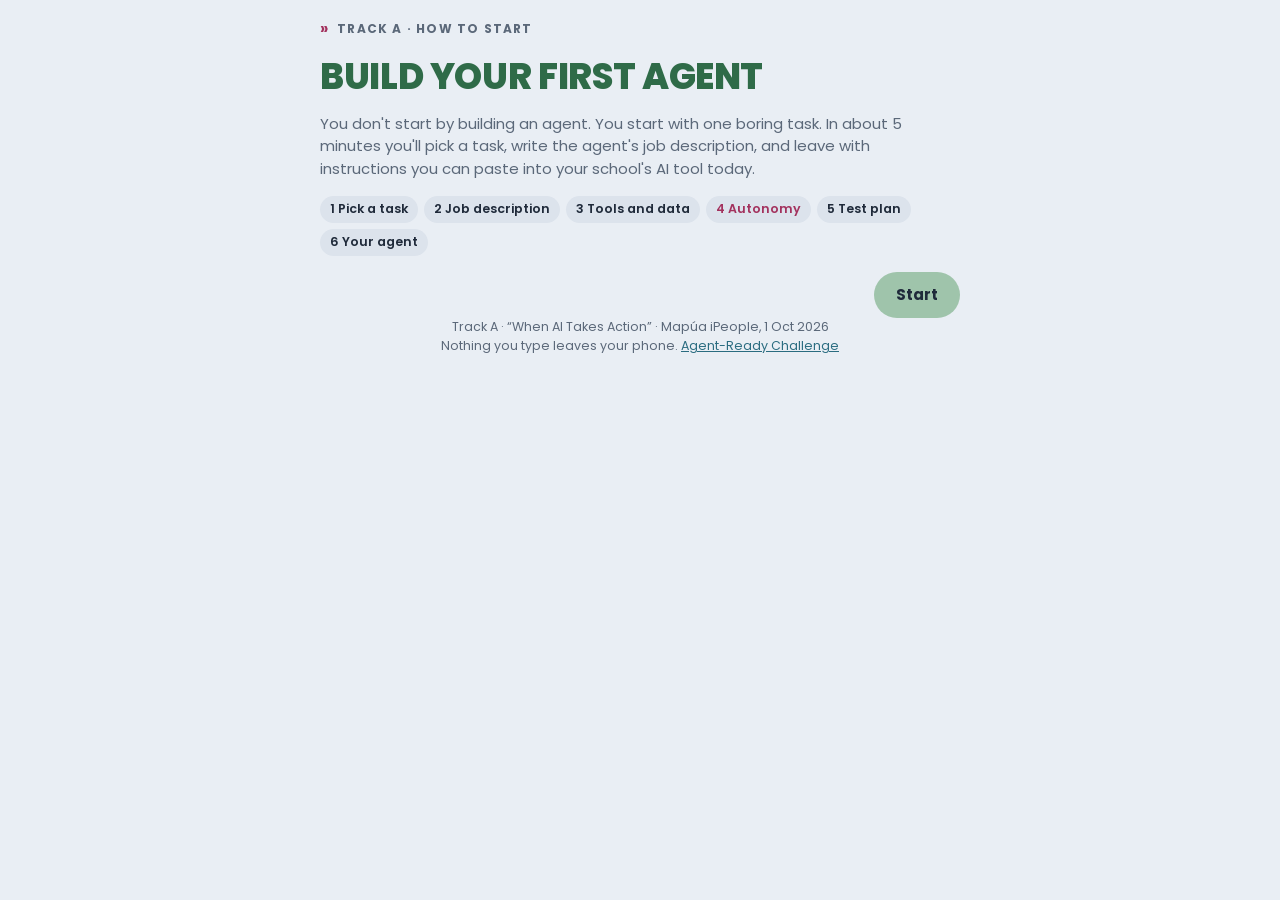
<file: build-agent/index.html>
<!doctype html>
<html lang="en">
<head>
<meta charset="UTF-8" />
<meta name="viewport" content="width=device-width, initial-scale=1, viewport-fit=cover" />
<title>Build Your First Agent</title>
<meta name="description" content="A 5-minute, hands-on workflow from Track A, “When AI Takes Action” (Mapúa iPeople, 1 Oct 2026). Pick a task, write the agent's job description, set its tools and autonomy, and leave with instructions you can paste into your school's AI tool." />
<meta property="og:type" content="website" />
<meta property="og:url" content="https://events.webprvw.xyz/build-agent/" />
<meta property="og:title" content="Build your first agent in 5 minutes" />
<meta property="og:description" content="From Track A, “When AI Takes Action.” Pick one task, write its job description, and leave with instructions you can use today." />
<meta name="theme-color" content="#35445A" />
<link rel="icon" href="data:image/svg+xml,<svg xmlns=%22http://www.w3.org/2000/svg%22 viewBox=%220 0 100 100%22><circle cx=%2250%22 cy=%2250%22 r=%2248%22 fill=%22%2335445A%22/><path d=%22M30 52l14 14 26-30%22 stroke=%22%239FC4AB%22 stroke-width=%2210%22 fill=%22none%22 stroke-linecap=%22round%22/></svg>" />
<link rel="preconnect" href="https://fonts.googleapis.com">
<link rel="preconnect" href="https://fonts.gstatic.com" crossorigin>
<link rel="stylesheet" href="https://fonts.googleapis.com/css2?family=Poppins:wght@400;500;600;700;800&family=JetBrains+Mono:wght@400;500&display=swap">
<style>
  /* Layout: one phone-width column; progress rail on top; one step per screen; result = card + copyable instructions.
     Dark-first = the "When AI Takes Action" deck navy; light = soft blue-grey with deeper inks. */
  :root{
    color-scheme:dark;
    --ground:#35445A; --ground-deep:#2C394C; --card:#40516B; --card-hi:#4A5D7A; --line:#5A6C88;
    --text:#E9F1FA; --muted:#A9B4C2; --mint:#9FC4AB; --pink:#F4ACB7; --sky:#B6D8E1;
    --mint-ink:#9FC4AB; --pink-ink:#F4ACB7; --sky-ink:#B6D8E1; --on-accent:#2C394C;
    --warn-bg:rgba(244,172,183,.14);
    --font:"Poppins","Avenir Next","Segoe UI",system-ui,sans-serif;
    --mono:"JetBrains Mono",ui-monospace,"SF Mono",Menlo,monospace;
    --r:14px;
  }
  @media (prefers-color-scheme: light){:root{
    color-scheme:light;
    --ground:#E9EEF4; --ground-deep:#DCE3EC; --card:#FFFFFF; --card-hi:#F3F6FA; --line:#CBD5E1;
    --text:#1F2A3A; --muted:#5B6879; --mint:#9FC4AB; --pink:#F4ACB7; --sky:#B6D8E1;
    --mint-ink:#2F6B48; --pink-ink:#A3325E; --sky-ink:#2A6C80; --on-accent:#1F2A3A;
    --warn-bg:#FBE9EE;
  }}
  *{box-sizing:border-box}
  html,body{margin:0}
  body{background:var(--ground);color:var(--text);font-family:var(--font);font-size:15px;line-height:1.5;padding-inline:16px;padding-block:calc(18px + env(safe-area-inset-top,0px)) calc(40px + env(safe-area-inset-bottom,0px));min-height:100vh}
  button,input,textarea{font:inherit;color:inherit}
  :focus-visible{outline:2px solid var(--sky);outline-offset:2px}
  .app{max-width:640px;margin:0 auto;display:flex;flex-direction:column;gap:16px}
  .kicker{font-size:12px;font-weight:700;letter-spacing:.1em;text-transform:uppercase;color:var(--muted);display:flex;gap:8px;align-items:center}
  .kicker b{color:var(--pink-ink);font-size:15px}
  h1{font-size:clamp(26px,7vw,36px);font-weight:800;line-height:1.12;margin:0;letter-spacing:-.01em;text-wrap:balance;text-transform:uppercase;color:var(--mint-ink)}
  h2{font-size:21px;font-weight:700;margin:0;line-height:1.25;text-wrap:balance}
  p{margin:0}
  .lead{color:var(--muted)}
  .rail{display:grid;grid-template-columns:repeat(6,1fr);gap:4px}
  .rail span{height:6px;border-radius:3px;background:var(--line)}
  .rail span.on{background:var(--mint)}
  .rail span.now{background:var(--pink)}
  .stepno{font-size:12px;font-weight:600;color:var(--muted);letter-spacing:.06em;text-transform:uppercase}
  .card{background:var(--card);border-radius:var(--r);padding:18px;display:flex;flex-direction:column;gap:12px}
  .opts{display:grid;gap:10px}
  .opts.two{grid-template-columns:repeat(2,minmax(0,1fr))}
  .opt{background:var(--card);border:2px solid transparent;border-radius:12px;padding:14px;text-align:left;cursor:pointer;display:flex;flex-direction:column;gap:4px;width:100%}
  .opt:hover{background:var(--card-hi)}
  .opt[aria-pressed="true"]{border-color:var(--mint);background:var(--card-hi)}
  .opt b{font-size:15.5px}
  .opt small{color:var(--muted);font-size:13px;line-height:1.4}
  .tag{display:inline-block;align-self:flex-start;font-size:11px;font-weight:700;letter-spacing:.06em;text-transform:uppercase;padding:2px 8px;border-radius:999px;background:var(--ground-deep);color:var(--sky-ink)}
  .tag.obe{color:var(--mint-ink)} .tag.cre{color:var(--pink-ink)}
  label.f{display:flex;flex-direction:column;gap:6px;font-size:13px;font-weight:600;color:var(--muted)}
  input[type=text],textarea{background:var(--ground-deep);border:1px solid var(--line);border-radius:10px;padding:10px 12px;font-size:15px;width:100%;resize:vertical}
  .checks{display:flex;flex-direction:column;gap:8px}
  .chk{display:grid;grid-template-columns:22px minmax(0,1fr);gap:10px;align-items:start;background:var(--ground-deep);border-radius:10px;padding:10px 12px;cursor:pointer;font-size:14px}
  .chk input{width:18px;height:18px;margin:2px 0 0;accent-color:var(--mint)}
  .chk small{display:block;color:var(--muted);font-size:12.5px}
  .chk .s{color:var(--pink-ink);font-weight:600;font-size:12px}
  .sub{font-size:12px;font-weight:700;letter-spacing:.08em;text-transform:uppercase;color:var(--muted);margin-top:4px}
  .warn{background:var(--warn-bg);border-left:4px solid var(--pink);border-radius:8px;padding:10px 12px;font-size:13.5px}
  .warn b{color:var(--pink-ink)}
  .dial{display:grid;grid-template-columns:repeat(4,minmax(0,1fr));gap:6px}
  .dial button{background:var(--ground-deep);border:2px solid transparent;border-radius:10px;padding:10px 4px;cursor:pointer;display:flex;flex-direction:column;align-items:center;gap:2px;font-size:12.5px;color:var(--muted)}
  .dial button b{font-size:20px;color:var(--text)}
  .dial button[aria-pressed="true"]{border-color:var(--mint);color:var(--text)}
  .nav{display:flex;gap:10px;justify-content:space-between}
  .btn{border:0;border-radius:999px;padding:12px 22px;font-weight:700;font-size:15px;cursor:pointer;background:var(--mint);color:var(--on-accent)}
  .btn.ghost{background:transparent;color:var(--text);border:1px solid var(--line)}
  .btn.pink{background:var(--pink)}
  .btn[disabled]{opacity:.4;cursor:not-allowed}
  a.btn{text-decoration:none;display:inline-block}
  .btn.sm{padding:8px 14px;font-size:13.5px}
  .prompt{font-family:var(--mono);font-size:12.5px;line-height:1.55;background:var(--ground-deep);border:1px solid var(--line);border-radius:10px;padding:14px;white-space:pre-wrap;word-break:break-word;max-height:360px;overflow:auto}
  .row{display:flex;flex-wrap:wrap;gap:8px;align-items:center}
  .status{font-size:13px;color:var(--mint-ink);min-height:1.2em}
  .sum{display:grid;grid-template-columns:110px minmax(0,1fr);gap:6px 12px;font-size:14px}
  .sum dt{color:var(--muted);font-size:12.5px;font-weight:600;padding-top:1px}
  .sum dd{margin:0}
  .cardimg{width:100%;max-width:100%;border-radius:12px;display:block}
  .foot{font-size:12.5px;color:var(--muted);text-align:center}
  .foot a{color:var(--sky-ink)}
  .loop{display:flex;flex-wrap:wrap;gap:6px}
  .loop span{background:var(--ground-deep);border-radius:999px;padding:4px 10px;font-size:12.5px;font-weight:600}
  .loop span.h{color:var(--pink-ink)}
  @media (max-width:420px){.opts.two{grid-template-columns:minmax(0,1fr)}.sum{grid-template-columns:minmax(0,1fr)}.sum dt{padding-top:6px}}
  @media (prefers-reduced-motion:reduce){*{transition:none!important}}
</style>
</head>
<body>
<main class="app" id="app" aria-live="polite"></main>
<p class="foot">Track A · “When AI Takes Action” · Mapúa iPeople, 1 Oct 2026<br>Nothing you type leaves your phone. <a href="../agent-ready/">Agent-Ready Challenge</a></p>

<script>
const $=s=>document.querySelector(s);
const esc=s=>String(s??"").replace(/[&<>"']/g,c=>({"&":"&amp;","<":"&lt;",">":"&gt;",'"':"&quot;","'":"&#39;"}[c]));

const ROLES={
  faculty:{name:"Faculty",hint:"Plans, quizzes, rubrics, outcomes",tasks:[
    {id:"quiz",name:"Weekly quiz and rubric",tag:["Instructional design",""],goal:"Draft next week's quiz and rubric from my syllabus and notes.",output:"10 quiz items with an answer key, plus a 4-level rubric.",obe:true,data:["syllabus","template","past"]},
    {id:"coatt",name:"Outcome check after each quiz",tag:["OBE","obe"],goal:"After each quiz, summarize how the class did on each course outcome.",output:"A table of the % of students meeting each CO, plus the 2 weakest items and a suggested reteach.",obe:true,data:["cos","scores"]},
    {id:"proj",name:"Creative project brief",tag:["Creative learning","cre"],goal:"Design a creative, hands-on project with student choice for this unit.",output:"A project brief with 3 choice options, milestones, and a rubric.",obe:true,data:["syllabus","cos","template"]}]},
  chair:{name:"Program chair",hint:"Outcome maps, syllabi, CQI",tasks:[
    {id:"map",name:"Course-to-outcome map",tag:["OBE","obe"],goal:"Map each course's assessments to the program outcomes and flag gaps.",output:"A course × outcome table marked covered / partly / missing, with the gaps listed first.",obe:true,data:["syllabus","cos"]},
    {id:"syl",name:"Syllabus alignment check",tag:["Instructional design",""],goal:"Check new syllabi against our template and the program outcomes.",output:"A checklist of missing or misaligned parts for each syllabus.",obe:true,data:["syllabus","template","cos","policy"]},
    {id:"cqi",name:"End-of-term CQI summary",tag:["OBE","obe"],goal:"Summarize CO attainment across sections and suggest improvement actions.",output:"A one-page summary with 3 suggested actions for the faculty meeting.",obe:true,data:["cos","scores"]}]},
  registrar:{name:"Registrar & admin",hint:"Records, forms, reminders",tasks:[
    {id:"req",name:"Missing requirements reminders",tag:["Admin workload",""],goal:"Find students with incomplete requirements and draft reminders.",output:"A list of what's missing per student and a reminder draft for each (not sent).",obe:false,data:["records","policy"]},
    {id:"forms",name:"Weekly request summary",tag:["Admin workload",""],goal:"Summarize this week's request forms and suggest where each should go.",output:"A table: request, office, priority, suggested next step.",obe:false,data:["forms","policy"]},
    {id:"faq",name:"Enrollment FAQ drafts",tag:["Admin workload",""],goal:"Draft answers to our most common enrollment questions.",output:"10 question-and-answer drafts in our office's tone, with the policy each is based on.",obe:false,data:["policy","past"]}]},
  support:{name:"Student support",hint:"Check-ins, resources, feedback",tasks:[
    {id:"check",name:"Weekly check-in list",tag:["Student success",""],goal:"Flag students who may need a check-in, using rules we agreed on.",output:"A list with the reason for each flag and an adviser note draft for each (not sent).",obe:false,data:["attendance","scores"]},
    {id:"res",name:"Resource matcher",tag:["Student success",""],goal:"Match common student concerns to the right school resource.",output:"A table: concern, resource, office, how to reach them.",obe:false,data:["policy"]},
    {id:"fb",name:"Program feedback themes",tag:["Student success",""],goal:"Summarize student feedback from a program into themes.",output:"The top 5 themes with short sample quotes (no names).",obe:false,data:["forms"]}]}
};
const DATA=[
  ["syllabus","Syllabus or course guide",false],["template","Templates (lesson, quiz, module, forms)",false],["past","Past materials you made",false],
  ["cos","Course / program outcomes list",false],["policy","Policies and handbook",false],["forms","Request or feedback forms",false],
  ["scores","Grades or quiz scores",true],["attendance","Attendance or submissions",true],["records","Student records",true]];
const NEVER=[["publish","Never publish, post, or send anything by itself"],["grade","Never give final grades or decisions about a student"],["names","Never use real student names while we are testing"],["guess","Flag anything it's unsure about instead of guessing"]];
const TOOLS=[["No code",["Gemini Gem","Custom GPT","Claude Project","NotebookLM","Microsoft Copilot"]],["Low code (runs on a schedule)",["Apps Script","Power Automate","n8n"]]];
const LEVELS=[[1,"Suggest","It suggests. You do every step."],[2,"Draft","It drafts. You approve each time."],[3,"Routine","It runs routine cases. You check exceptions."],[4,"Alone","It acts alone. You audit after."]];
const TESTS=[["fake","Try it on fake or sample data first"],["ten","Check 10 outputs before trusting it"],["log","Keep a simple log of what it did"],["peer","Ask one colleague to try it and give feedback"],["dpo","Check with our DPO before using real student data"]];

const KEY="build-agent-v1";
let S={step:0,role:null,task:null,goal:"",output:"",obe:true,cos:"",never:["publish","grade","names","guess"],data:[],tool:"",level:2,approver:"Me",tests:["fake","ten","log"]};
try{const saved=JSON.parse(localStorage.getItem(KEY)||"null");if(saved&&typeof saved==="object")S=Object.assign(S,saved)}catch(e){}
function save(){try{localStorage.setItem(KEY,JSON.stringify(S))}catch(e){}}
const task=()=>S.role&&ROLES[S.role].tasks.find(t=>t.id===S.task);
const sensitive=()=>S.data.some(d=>DATA.find(x=>x[0]===d)?.[2]);

function rail(){return `<div class="rail" aria-hidden="true">${[1,2,3,4,5,6].map(i=>`<span class="${i<S.step?"on":i===S.step?"now":""}"></span>`).join("")}</div><p class="stepno">Step ${S.step} of 6</p>`}
function nav(canNext,nextLabel="Next"){return `<div class="nav"><button class="btn ghost" id="back">Back</button><button class="btn" id="next" ${canNext?"":"disabled"}>${nextLabel}</button></div>`}

const SCREENS={
  0:()=>`<p class="kicker"><b>»</b> Track A · How to start</p>
    <h1>Build your first agent</h1>
    <p class="lead">You don't start by building an agent. You start with one boring task. In about 5 minutes you'll pick a task, write the agent's job description, and leave with instructions you can paste into your school's AI tool today.</p>
    <div class="loop"><span>1 Pick a task</span><span>2 Job description</span><span>3 Tools and data</span><span class="h">4 Autonomy</span><span>5 Test plan</span><span>6 Your agent</span></div>
    <div class="nav"><span></span><button class="btn" id="next">${S.role?"Continue":"Start"}</button></div>
    ${S.role?`<button class="btn ghost sm" id="reset" style="align-self:flex-start">Start over</button>`:""}`,
  1:()=>`${rail()}<h2>Whose Monday are we fixing?</h2><p class="lead">Pick the card that looks like your week.</p>
    <div class="opts two">${Object.entries(ROLES).map(([k,r])=>`<button class="opt" data-role="${k}" aria-pressed="${S.role===k}"><b>${r.name}</b><small>${r.hint}</small></button>`).join("")}</div>
    ${S.role?`<h2 style="margin-top:6px">Pick one task</h2><p class="lead">Repeated, rule-based, and boring is perfect.</p>
    <div class="opts">${ROLES[S.role].tasks.map(t=>`<button class="opt" data-task="${t.id}" aria-pressed="${S.task===t.id}"><span class="tag ${t.tag[1]}">${t.tag[0]}</span><b>${t.name}</b><small>${esc(t.goal)}</small></button>`).join("")}</div>`:""}
    ${nav(!!task())}`,
  2:()=>`${rail()}<h2>Write its job description</h2><p class="lead">Like onboarding a new staff member: what's the goal, what does “done” look like, and what must it never do? Edit anything.</p>
    <div class="card">
      <label class="f">Goal<textarea id="goal" rows="2">${esc(S.goal)}</textarea></label>
      <label class="f">What it should produce<textarea id="output" rows="2">${esc(S.output)}</textarea></label>
      <label class="chk"><input type="checkbox" id="obe" ${S.obe?"checked":""}><span><b>Tag everything to course outcomes (OBE)</b><small>Each item gets a CO label, so you can track attainment later.</small></span></label>
      ${S.obe?`<label class="f">Your course outcomes (short labels)<input type="text" id="cos" value="${esc(S.cos)}" placeholder="e.g. CO1 Explain…, CO2 Apply…, CO3 Design…"></label>`:""}
      <p class="sub">It must never</p>
      <div class="checks">${NEVER.map(([k,l])=>`<label class="chk"><input type="checkbox" data-never="${k}" ${S.never.includes(k)?"checked":""}><span>${l}</span></label>`).join("")}</div>
    </div>${nav(S.goal.trim()&&S.output.trim())}`,
  3:()=>`${rail()}<h2>Give it tools and data</h2><p class="lead">Only what it needs. Start read-only.</p>
    <div class="card"><p class="sub">What it can read</p>
      <div class="checks">${DATA.map(([k,l,s])=>`<label class="chk"><input type="checkbox" data-data="${k}" ${S.data.includes(k)?"checked":""}><span>${l}${s?` <span class="s">· student data</span>`:""}</span></label>`).join("")}</div>
      ${sensitive()?`<p class="warn"><b>Student data selected.</b> Practice with fake names first, and check with your DPO before using real records (RA 10173).</p>`:""}
      <p class="sub">Where you'll build it</p>
      ${TOOLS.map(([g,list])=>`<p style="font-size:13px;color:var(--muted);font-weight:600">${g}</p><div class="opts two">${list.map(t=>`<button class="opt" data-tool="${t}" aria-pressed="${S.tool===t}"><b>${t}</b></button>`).join("")}</div>`).join("")}
      <p style="font-size:13px;color:var(--muted)">Use the one your school licenses and approves, under your school account.</p>
    </div>${nav(S.data.length&&S.tool)}`,
  4:()=>`${rail()}<h2>How much can it do alone?</h2><p class="lead">Turn the autonomy dial one notch at a time. Most school tasks should start at 2.</p>
    <div class="card"><div class="dial">${LEVELS.map(([n,l])=>`<button data-level="${n}" aria-pressed="${S.level===n}"><b>${n}</b>${l}</button>`).join("")}</div>
      <p><b>Level ${S.level}:</b> ${LEVELS[S.level-1][2]}</p>
      ${S.level>2?`<p class="warn"><b>Start at 2.</b> Levels 3 and 4 need a proven track record, clean data, and your school's approval. Your card will say “start at 2, then move up.”</p>`:""}
      <label class="f">Who approves its work?<input type="text" id="approver" value="${esc(S.approver)}" placeholder="Me, my chair, the adviser…"></label>
    </div>${nav(S.approver.trim())}`,
  5:()=>`${rail()}<h2>Test it, then let it grow</h2><p class="lead">Pick your test plan. Good 10 times in a row? Then put it on a schedule.</p>
    <div class="card"><div class="checks">${TESTS.map(([k,l])=>`<label class="chk"><input type="checkbox" data-test="${k}" ${S.tests.includes(k)?"checked":""}><span>${l}</span></label>`).join("")}</div>
      ${sensitive()&&!S.tests.includes("dpo")?`<p class="warn"><b>You picked student data.</b> Add the DPO check to your plan.</p>`:""}
    </div>${nav(S.tests.length,"See my agent")}`,
  6:()=>{const t=task(),p=buildPrompt();return `${rail()}<h2>Your agent: ${esc(t.name)}</h2>
    <div class="card"><dl class="sum">
      <dt>Role</dt><dd>${ROLES[S.role].name}</dd><dt>Goal</dt><dd>${esc(S.goal)}</dd><dt>Output</dt><dd>${esc(S.output)}</dd>
      ${S.obe?`<dt>OBE</dt><dd>Tagged to course outcomes${S.cos.trim()?`: ${esc(S.cos)}`:""}</dd>`:""}
      <dt>Reads</dt><dd>${S.data.map(d=>DATA.find(x=>x[0]===d)[1]).join(", ")}</dd><dt>Built in</dt><dd>${esc(S.tool)}</dd>
      <dt>Autonomy</dt><dd>Level ${Math.min(S.level,2)} · ${esc(approveLine().replace("It drafts. ",""))}${S.level>2?` (goal: level ${S.level} later)`:""}</dd></dl></div>
    <h2>Paste this into ${esc(S.tool)}</h2><p class="lead">These are your agent's standing instructions. Add your files, then give it this week's task.</p>
    <pre class="prompt" id="prompt">${esc(p)}</pre>
    <div class="row"><button class="btn" id="copy">Copy instructions</button><span class="status" id="st"></span></div>
    <h2>Your agent card</h2><img class="cardimg" id="cardimg" alt="Your agent card">
    <div class="row"><a class="btn pink" id="dl" download="my-first-agent.png">Download card</a><button class="btn ghost" id="share" hidden>Share</button></div>
    <p class="lead">Your next step: try it this week on fake data, and bring one colleague into the sandbox with you.</p>
    <div class="nav"><button class="btn ghost" id="back">Back</button><button class="btn ghost" id="reset">Build another</button></div>`}
};

function buildPrompt(){
  const t=task(),data=S.data.map(d=>DATA.find(x=>x[0]===d)[1]),nv=S.never.map(k=>NEVER.find(x=>x[0]===k)[1]);
  const L=[];
  L.push(`You are my "${t.name}" assistant. I work as ${ROLES[S.role].name.toLowerCase()} in a school.`,"");
  L.push("GOAL",S.goal.trim(),"");
  L.push("WHAT TO PRODUCE",S.output.trim(),"");
  L.push("USE ONLY THESE SOURCES",...data.map(d=>"- "+d),"");
  if(S.obe){L.push("OUTCOMES (OBE)",`Tag every item you produce to one course outcome${S.cos.trim()?": "+S.cos.trim():""}.`,"If something doesn't fit any outcome, say so instead of forcing it.","")}
  L.push("RULES",`- You prepare drafts only. ${/^(me|i|myself)?$/i.test(S.approver.trim())?"I":S.approver.trim()} will review and approve before anything is used.`,...nv.map(n=>"- "+n+"."),"- If a source is missing or unclear, ask me before you start.","");
  L.push("HOW TO WORK","1. List what you read and anything that's missing.","2. Show your plan in 3–5 steps.","3. Produce the draft.","4. End with a short checklist of what I should double-check.");
  return L.join("\n");
}

function drawCard(){
  const t=task(),W=1080,H=1350,c=document.createElement("canvas");c.width=W;c.height=H;const g=c.getContext("2d");
  const F='"Poppins","Avenir Next",system-ui,sans-serif';
  g.fillStyle="#35445A";g.fillRect(0,0,W,H);
  g.fillStyle="#40516B";roundRect(g,60,60,W-120,H-120,36);g.fill();
  g.fillStyle="#F4ACB7";g.font=`700 30px ${F}`;g.fillText("»  MY FIRST AGENT",110,150);
  g.fillStyle="#9FC4AB";g.font=`800 64px ${F}`;let y=wrap(g,t.name.toUpperCase(),110,240,W-220,74);
  g.fillStyle="#A9B4C2";g.font=`500 32px ${F}`;g.fillText(ROLES[S.role].name,110,y+64);
  y+=150;
  const rows=[["GOAL",S.goal],["PRODUCES",S.output],["BUILT IN",S.tool+(S.obe?"  ·  tagged to course outcomes":"")]];
  rows.forEach(([k,v])=>{g.fillStyle="#B6D8E1";g.font=`700 26px ${F}`;g.fillText(k,110,y);g.fillStyle="#E9F1FA";g.font=`400 34px ${F}`;y=wrap(g,v.trim(),110,y+50,W-220,46,3)+70});
  // dial
  y+=10;g.fillStyle="#F4ACB7";g.font=`700 26px ${F}`;g.fillText("AUTONOMY DIAL",110,y);y+=34;
  const lv=Math.min(S.level,2),bw=(W-220-3*16)/4;
  LEVELS.forEach(([n,l],i)=>{const x=110+i*(bw+16);g.fillStyle=n===lv?"#9FC4AB":"#2C394C";roundRect(g,x,y,bw,110,16);g.fill();
    g.fillStyle=n===lv?"#2C394C":"#A9B4C2";g.font=`800 42px ${F}`;g.textAlign="center";g.fillText(String(n),x+bw/2,y+54);g.font=`500 24px ${F}`;g.fillText(l,x+bw/2,y+90);g.textAlign="left"});
  y+=170;
  g.fillStyle="#E9F1FA";g.font=`600 36px ${F}`;wrap(g,approveLine(),110,y,W-220,46,2);
  g.fillStyle="#2C394C";roundRect(g,60,H-200,W-120,140,0);g.fill();
  g.fillStyle="#9FC4AB";g.font=`700 30px ${F}`;g.fillText("AI prepares. People decide.",110,H-128);
  g.fillStyle="#A9B4C2";g.font=`400 22px ${F}`;g.fillText("Track A · When AI Takes Action · Mapúa iPeople 2026",110,H-88);
  return c;
}
function approveLine(){const a=S.approver.trim();return /^(me|i|myself)?$/i.test(a)?"It drafts. I approve.":`It drafts. ${a} approves.`}
function roundRect(g,x,y,w,h,r){g.beginPath();g.moveTo(x+r,y);g.arcTo(x+w,y,x+w,y+h,r);g.arcTo(x+w,y+h,x,y+h,r);g.arcTo(x,y+h,x,y,r);g.arcTo(x,y,x+w,y,r);g.closePath()}
function wrap(g,text,x,y,maxW,lh,maxLines=4){const words=String(text).split(/\s+/);let line="",n=0;
  for(let i=0;i<words.length;i++){const test=line?line+" "+words[i]:words[i];
    if(g.measureText(test).width>maxW&&line){n++;if(n>=maxLines){g.fillText(line.replace(/\s*\S*$/,"")+"…",x,y);return y}g.fillText(line,x,y);y+=lh;line=words[i]}else line=test}
  if(line)g.fillText(line,x,y);return y}

function render(){
  $("#app").innerHTML=SCREENS[S.step]();save();bind();
  if(S.step>0)window.scrollTo({top:0});
}
function go(n){S.step=Math.max(0,Math.min(6,n));render()}
function bind(){
  $("#next")&&($("#next").onclick=()=>go(S.step+1));
  $("#back")&&($("#back").onclick=()=>go(S.step-1));
  $("#reset")&&($("#reset").onclick=()=>{S={step:1,role:null,task:null,goal:"",output:"",obe:true,cos:"",never:["publish","grade","names","guess"],data:[],tool:"",level:2,approver:"Me",tests:["fake","ten","log"]};render()});
  document.querySelectorAll("[data-role]").forEach(b=>b.onclick=()=>{if(S.role!==b.dataset.role){S.role=b.dataset.role;S.task=null}render()});
  document.querySelectorAll("[data-task]").forEach(b=>b.onclick=()=>{const t=ROLES[S.role].tasks.find(x=>x.id===b.dataset.task);S.task=t.id;S.goal=t.goal;S.output=t.output;S.obe=t.obe;S.data=[...t.data];render();$("#next")?.scrollIntoView({behavior:"smooth",block:"center"})});
  const txt=(id,k)=>{const el=$("#"+id);if(el)el.oninput=()=>{S[k]=el.value;save();const n=$("#next");if(n)n.disabled=!(S.step===2?S.goal.trim()&&S.output.trim():S.step===4?S.approver.trim():true)}};
  txt("goal","goal");txt("output","output");txt("cos","cos");txt("approver","approver");
  $("#obe")&&($("#obe").onchange=e=>{S.obe=e.target.checked;render()});
  const multi=(attr,key)=>document.querySelectorAll(`[data-${attr}]`).forEach(el=>el.onchange=()=>{const v=el.dataset[attr];S[key]=el.checked?[...new Set([...S[key],v])]:S[key].filter(x=>x!==v);render()});
  multi("never","never");multi("data","data");multi("test","tests");
  document.querySelectorAll("[data-tool]").forEach(b=>b.onclick=()=>{S.tool=b.dataset.tool;render()});
  document.querySelectorAll("[data-level]").forEach(b=>b.onclick=()=>{S.level=+b.dataset.level;render()});
  if(S.step===6){
    (document.fonts?document.fonts.ready:Promise.resolve()).then(()=>{if(S.step!==6||!$("#cardimg"))return;const c=drawCard();const url=c.toDataURL("image/png");$("#cardimg").src=url;$("#dl").href=url;
    $("#copy").onclick=async()=>{const p=buildPrompt();try{await navigator.clipboard.writeText(p);$("#st").textContent="Copied. Paste it into "+S.tool+"."}catch(e){const r=document.createRange();r.selectNodeContents($("#prompt"));const s=getSelection();s.removeAllRanges();s.addRange(r);$("#st").textContent="Selected. Copy it from here."}};
    if(navigator.canShare){c.toBlob(b=>{if(!b)return;const f=new File([b],"my-first-agent.png",{type:"image/png"});const data={files:[f],title:"My first agent",text:"AI prepares. People decide. #WhenAITakesAction"};
      if(navigator.canShare(data)){const sb=$("#share");sb.hidden=false;sb.onclick=async()=>{try{await navigator.share(data)}catch(e){}}}},"image/png")}});
  }
}
render();
</script>
</body>
</html>
</file>
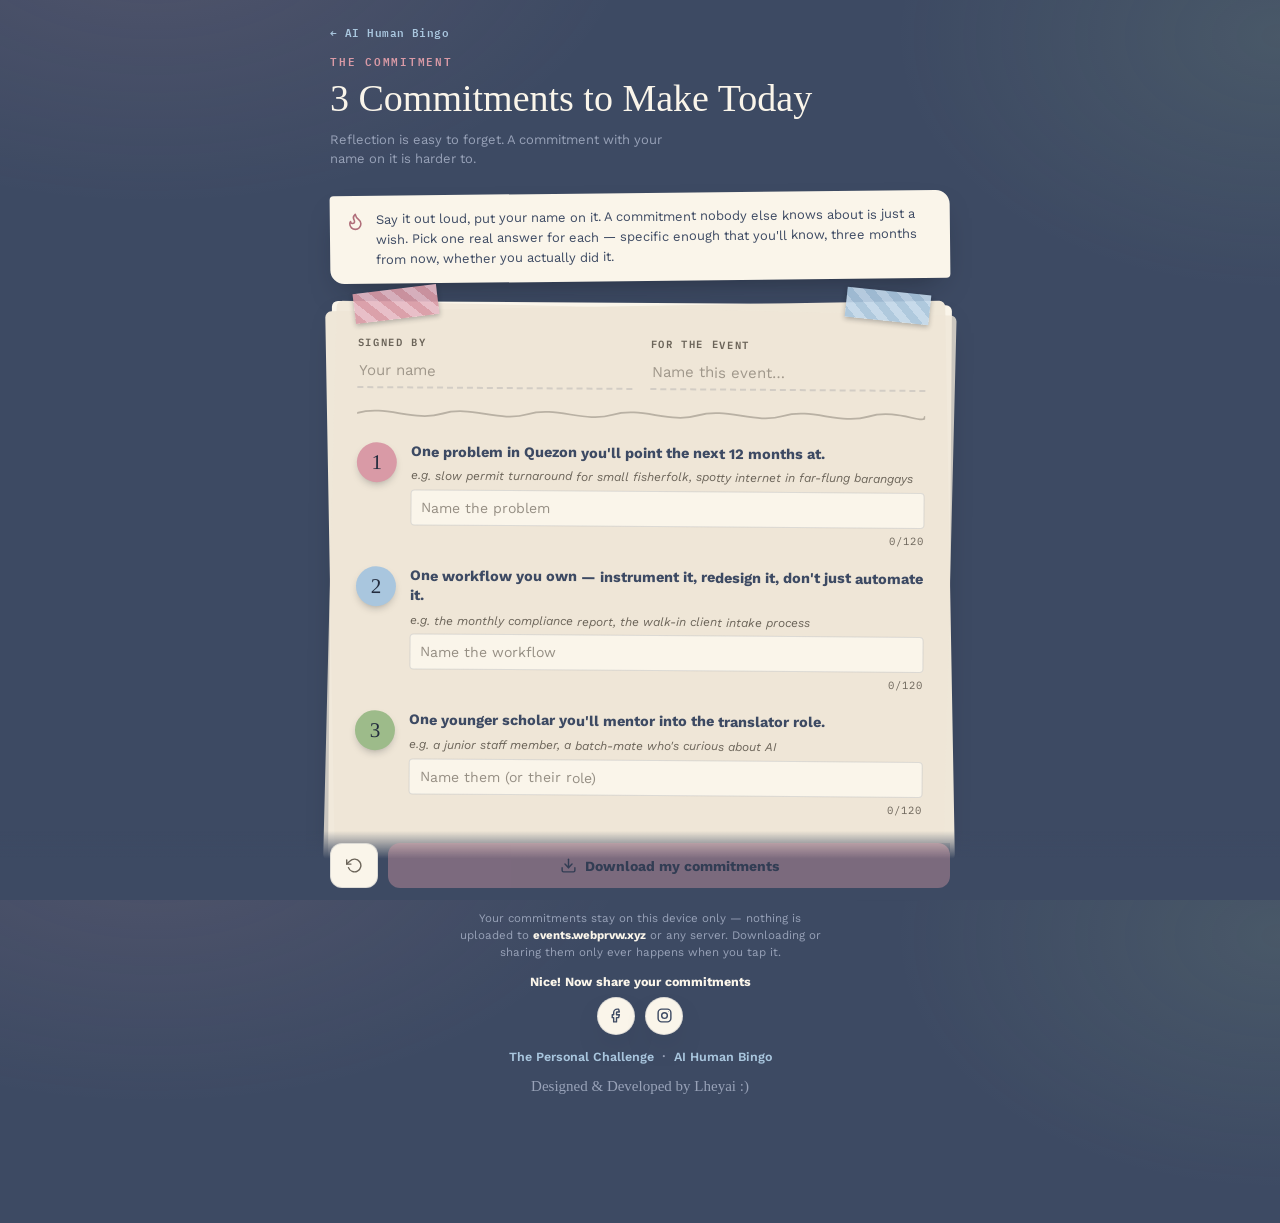
<file: commitment/index.html>
<!doctype html>
<html lang="en">
<head>
<meta charset="UTF-8" />
<meta name="viewport" content="width=device-width, initial-scale=1, viewport-fit=cover" />
<title>3 Commitments</title>
<meta name="description" content="Three concrete commitments to make today — a downloadable, shareable pact you can hold yourself to after an AI event." />
<link rel="icon" href="data:image/svg+xml,<svg xmlns=%22http://www.w3.org/2000/svg%22 viewBox=%220 0 100 100%22><text y=%22.9em%22 font-size=%2290%22>🤝</text></svg>" />
<link rel="stylesheet" href="style.css" />
</head>
<body>

<div class="wrap">

  <header class="page-header">
    <a class="back-link" href="../">&larr; AI Human Bingo</a>
    <span class="kicker">The Commitment</span>
    <h1>3 Commitments to Make Today</h1>
    <p class="subline">Reflection is easy to forget. A commitment with your name on it is harder to.</p>
  </header>

  <div class="framing-note">
    <svg viewBox="0 0 24 24" fill="none" stroke="currentColor" stroke-width="2" stroke-linecap="round" stroke-linejoin="round"><path d="M8.5 14.5A2.5 2.5 0 0 0 11 12c0-1.38-.5-2-1-3-1.072-2.143-.224-4.054 2-6 .5 2.5 2 4.9 4 6.5 2 1.6 3 3.5 3 5.5a7 7 0 1 1-14 0c0-1.153.433-2.294 1-3a2.5 2.5 0 0 0 2.5 2.5z"/></svg>
    <p>Say it out loud, put your name on it. A commitment nobody else knows about is just a wish. Pick one real answer for each — specific enough that you'll know, three months from now, whether you actually did it.</p>
  </div>

  <main class="pledge-card-wrap">
    <div class="tape tape-a" aria-hidden="true"></div>
    <div class="tape tape-b" aria-hidden="true"></div>
    <form class="pledge-card" id="commitmentForm">
      <div class="field-row">
        <label class="field">
          <span class="field-label">Signed by</span>
          <input type="text" id="nameInput" maxlength="40" placeholder="Your name" autocomplete="name" />
        </label>
        <label class="field">
          <span class="field-label">For the event</span>
          <input type="text" id="eventInput" maxlength="50" placeholder="Name this event…" />
        </label>
      </div>

      <div class="doodle-divider" aria-hidden="true">
        <svg viewBox="0 0 400 16" preserveAspectRatio="none"><path d="M0,8 C 20,-2 40,18 60,8 C 80,-2 100,18 120,8 C 140,-2 160,18 180,8 C 200,-2 220,18 240,8 C 260,-2 280,18 300,8 C 320,-2 340,18 360,8 C 380,-2 400,18 400,8" fill="none" stroke="currentColor" stroke-width="2" stroke-linecap="round"/></svg>
      </div>

      <div class="commit-block">
        <span class="commit-badge" style="--badge-color: var(--coral)">1</span>
        <div class="commit-body">
          <p class="commit-prompt">One problem in Quezon you'll point the next 12 months at.</p>
          <p class="examples">e.g. slow permit turnaround for small fisherfolk, spotty internet in far-flung barangays</p>
          <input type="text" id="c1" maxlength="120" placeholder="Name the problem" />
          <span class="char-count" id="c1Count">0/120</span>
        </div>
      </div>

      <div class="commit-block">
        <span class="commit-badge" style="--badge-color: var(--sky)">2</span>
        <div class="commit-body">
          <p class="commit-prompt">One workflow you own — instrument it, redesign it, don't just automate it.</p>
          <p class="examples">e.g. the monthly compliance report, the walk-in client intake process</p>
          <input type="text" id="c2" maxlength="120" placeholder="Name the workflow" />
          <span class="char-count" id="c2Count">0/120</span>
        </div>
      </div>

      <div class="commit-block">
        <span class="commit-badge" style="--badge-color: var(--accent)">3</span>
        <div class="commit-body">
          <p class="commit-prompt">One younger scholar you'll mentor into the translator role.</p>
          <p class="examples">e.g. a junior staff member, a batch-mate who's curious about AI</p>
          <input type="text" id="c3" maxlength="120" placeholder="Name them (or their role)" />
          <span class="char-count" id="c3Count">0/120</span>
        </div>
      </div>
    </form>
  </main>

  <footer class="site-footer">
    <p class="disclaimer">
      Your commitments stay on this device only — nothing is uploaded to <strong>events.webprvw.xyz</strong> or any server.
      Downloading or sharing them only ever happens when you tap it.
    </p>
    <div class="share-section" id="shareSection" hidden>
      <span class="share-label">Nice! Now share your commitments</span>
      <div class="share-row">
        <button type="button" class="share-btn" id="shareFbBtn" data-platform="facebook" aria-label="Share on Facebook">
          <svg viewBox="0 0 24 24" fill="none" stroke="currentColor" stroke-width="2" stroke-linecap="round" stroke-linejoin="round"><path d="M15 3h-2a5 5 0 0 0-5 5v3H6v4h2v6h4v-6h3l1-4h-4V8a1 1 0 0 1 1-1h3z"/></svg>
        </button>
        <button type="button" class="share-btn" id="shareIgBtn" data-platform="instagram" aria-label="Share on Instagram">
          <svg viewBox="0 0 24 24" fill="none" stroke="currentColor" stroke-width="2" stroke-linecap="round" stroke-linejoin="round"><rect x="3" y="3" width="18" height="18" rx="5"/><circle cx="12" cy="12" r="4"/><circle cx="17.5" cy="6.5" r="0.6" fill="currentColor" stroke="none"/></svg>
        </button>
      </div>
    </div>
    <div class="module-links">
      <a class="module-link" href="../pledge/">The Personal Challenge</a>
      <span class="module-links-sep">&middot;</span>
      <a class="module-link" href="../">AI Human Bingo</a>
    </div>
    <p class="credit">Designed &amp; Developed by Lheyai :)</p>
  </footer>

</div>

<div class="toast" id="toast"></div>

<div class="action-bar">
  <div class="action-bar-inner">
    <button class="btn btn-reset" id="resetBtn" type="button" aria-label="Clear commitments">
      <svg viewBox="0 0 24 24" fill="none" stroke="currentColor" stroke-width="2" stroke-linecap="round" stroke-linejoin="round"><polyline points="1 4 1 10 7 10"/><path d="M3.51 15a9 9 0 1 0 2.13-9.36L1 10"/></svg>
    </button>
    <button class="btn btn-save" id="saveBtn" type="button">
      <svg viewBox="0 0 24 24" fill="none" stroke="currentColor" stroke-width="2" stroke-linecap="round" stroke-linejoin="round"><path d="M21 15v4a2 2 0 0 1-2 2H5a2 2 0 0 1-2-2v-4"/><polyline points="7 10 12 15 17 10"/><line x1="12" y1="15" x2="12" y2="3"/></svg>
      Download my commitments
    </button>
  </div>
</div>

<canvas id="exportCanvas"></canvas>

<script src="../shared.js"></script>
<script src="script.js"></script>
</body>
</html>
</file>
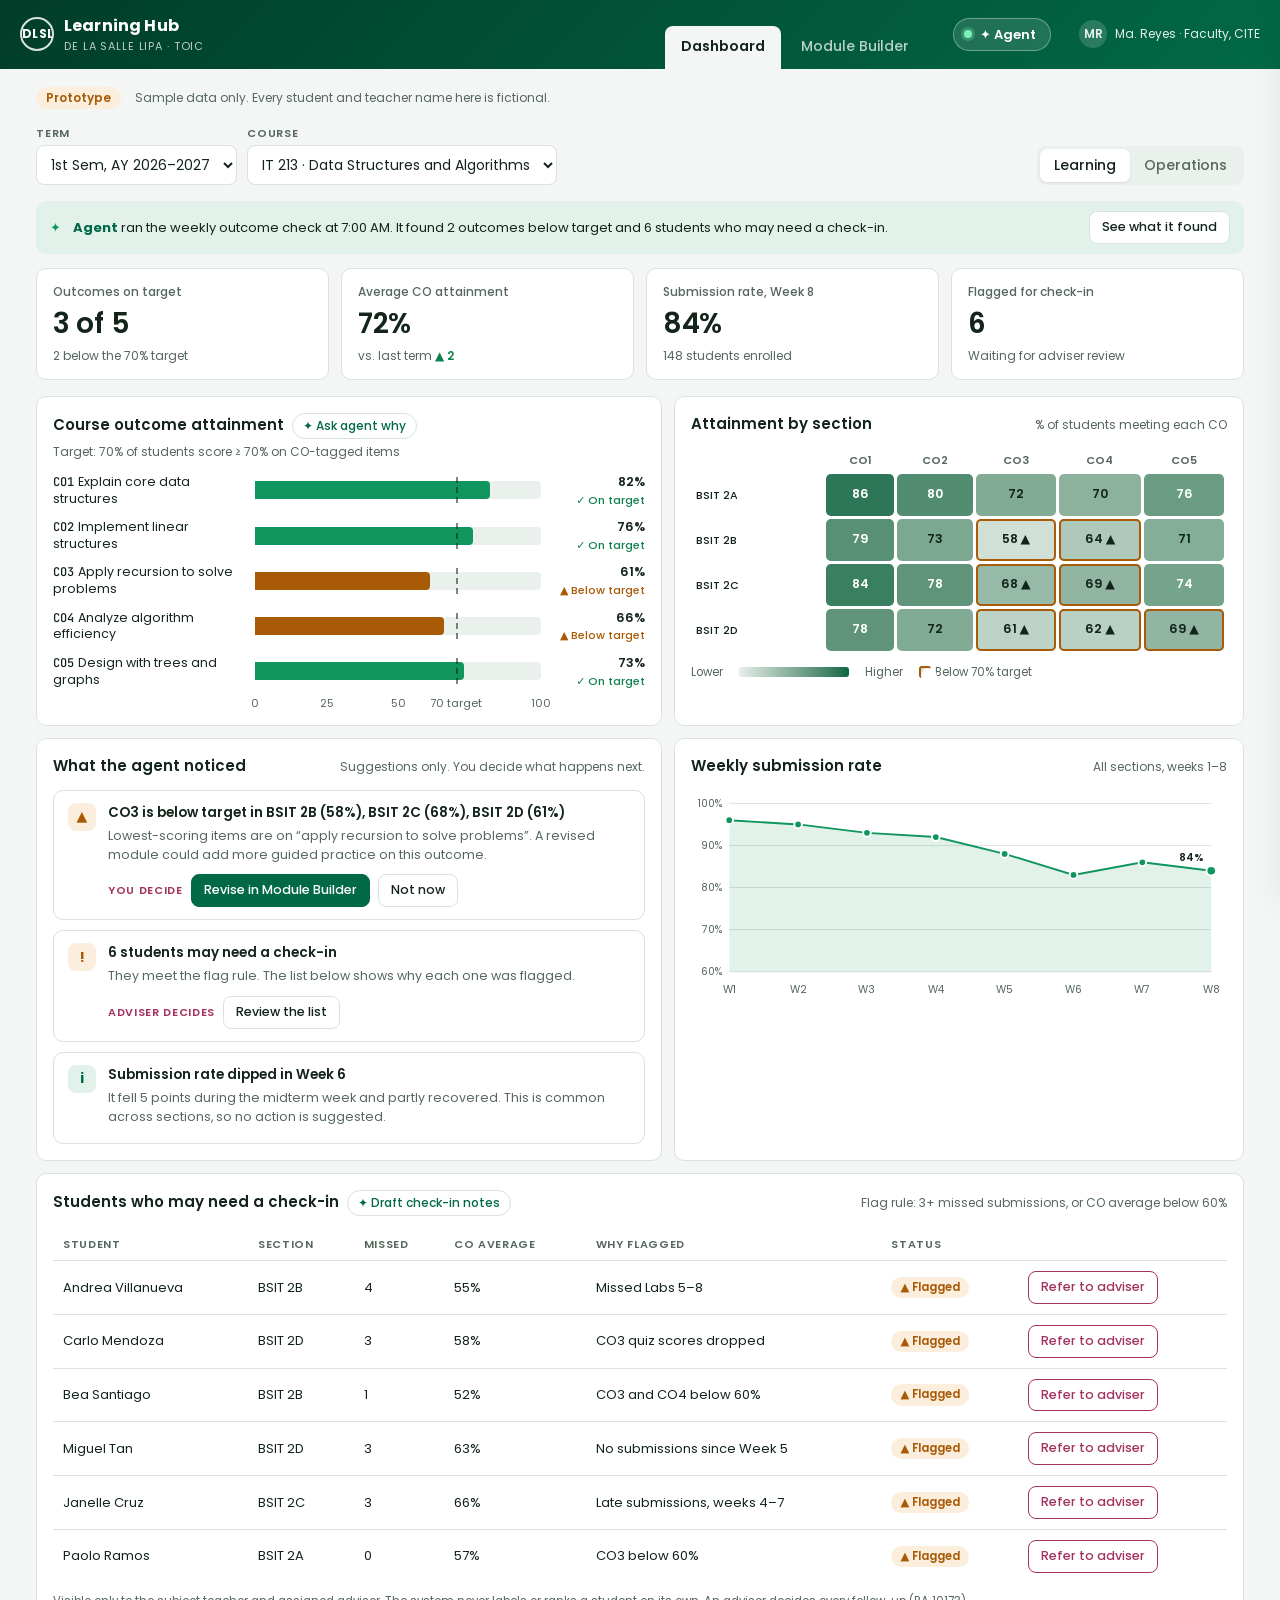
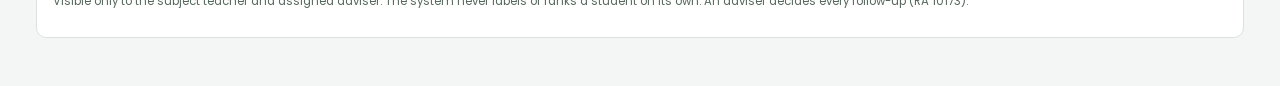
<file: learning-hub/index.html>
<!doctype html>
<html lang="en">
<head>
<meta charset="utf-8">
<meta name="viewport" content="width=device-width, initial-scale=1, viewport-fit=cover">
<meta name="robots" content="noindex">
<meta name="description" content="Prototype: DLSL learning analytics dashboard and agent-assisted module builder. Sample data only.">
<title>DLSL Learning Hub</title>
<link rel="preconnect" href="https://fonts.googleapis.com">
<link rel="preconnect" href="https://fonts.gstatic.com" crossorigin>
<link rel="stylesheet" href="https://fonts.googleapis.com/css2?family=Poppins:wght@400;500;600;700&family=JetBrains+Mono:wght@400;500&display=swap">
<style>
/* Layout: app shell — green brand bar with tabs, then a working surface; dashboard = summary tiles → charts → agent notes → table; builder = loop stepper → inputs | draft */
:root{
  --bg:#F3F6F4; --surface:#FFFFFF; --sunk:#EAF0EC; --ink:#13241B; --muted:#56675D; --line:#D9E3DC;
  --accent:#026947; --accent-2:#11955F; --accent-soft:#E2F1E9; --on-accent:#FFFFFF;
  --human:#A3325E; --human-soft:#F8E6EE;
  --good:#11804F; --warn:#A85A07; --warn-soft:#FBEEDC; --crit:#B42318;
  --bar-top:#013D29; --bar-bottom:#026947;
  --f-display:"Poppins",system-ui,-apple-system,"Segoe UI",sans-serif;
  --f-body:"Poppins",system-ui,-apple-system,"Segoe UI",sans-serif;
  --f-data:"JetBrains Mono",ui-monospace,"SF Mono",Menlo,monospace;
  --r:10px;
}
@media (prefers-color-scheme: dark){:root:not([data-theme="light"]){
  --bg:#0E1712; --surface:#15211A; --sunk:#1B2A21; --ink:#E4EEE8; --muted:#9DB2A6; --line:#2A3D32;
  --accent:#3DBE85; --accent-2:#6DD3A6; --accent-soft:#1D3A2C; --on-accent:#06170F;
  --human:#F2A7C0; --human-soft:#3A1E2A;
  --good:#5ACF93; --warn:#F0B35E; --warn-soft:#3A2A14; --crit:#F58C80;
  --bar-top:#07130D; --bar-bottom:#0F3B27; color-scheme:dark}}
:root[data-theme="dark"]{
  --bg:#0E1712; --surface:#15211A; --sunk:#1B2A21; --ink:#E4EEE8; --muted:#9DB2A6; --line:#2A3D32;
  --accent:#3DBE85; --accent-2:#6DD3A6; --accent-soft:#1D3A2C; --on-accent:#06170F;
  --human:#F2A7C0; --human-soft:#3A1E2A;
  --good:#5ACF93; --warn:#F0B35E; --warn-soft:#3A2A14; --crit:#F58C80;
  --bar-top:#07130D; --bar-bottom:#0F3B27; color-scheme:dark}

*{box-sizing:border-box}
body{margin:0}
body{background:var(--bg);color:var(--ink);font-family:var(--f-body);font-size:14px;line-height:1.5}
h1,h2,h3{font-family:var(--f-display);text-wrap:balance;margin:0}
button,select,input,textarea{font:inherit;color:inherit}
:focus-visible{outline:2px solid var(--accent-2);outline-offset:2px}
.num{font-variant-numeric:tabular-nums}

/* brand bar */
.brand{background:linear-gradient(135deg,var(--bar-top),var(--bar-bottom));color:#fff;padding-inline:16px}
.brand-in{max-width:1240px;margin:0 auto;display:flex;flex-wrap:wrap;align-items:center;gap:12px 28px;padding-block:14px 0}
.wordmark{display:flex;align-items:center;gap:10px;padding-bottom:14px}
.wordmark .seal{width:34px;height:34px;border-radius:50%;border:2px solid rgba(255,255,255,.85);display:grid;place-items:center;font-weight:700;font-size:12px;letter-spacing:.04em}
.wordmark b{display:block;font-size:16px;letter-spacing:.01em}
.wordmark small{display:block;font-size:11px;opacity:.75;letter-spacing:.08em;text-transform:uppercase}
.tabs{display:flex;gap:4px;margin-left:auto;align-self:flex-end}
.tab{background:none;border:0;color:rgba(255,255,255,.72);padding:10px 16px 12px;border-radius:8px 8px 0 0;font-weight:500;cursor:pointer}
.tab:hover{color:#fff}
.tab[aria-selected="true"]{background:var(--bg);color:var(--ink);font-weight:600}
.who{display:flex;align-items:center;gap:8px;font-size:12px;opacity:.9;padding-bottom:14px}
.who i{font-style:normal;width:28px;height:28px;border-radius:50%;background:rgba(255,255,255,.18);display:grid;place-items:center;font-weight:600}

.wrap{max-width:1240px;margin:0 auto;padding-inline:16px;padding-block:18px 48px}
.notice{display:flex;flex-wrap:wrap;gap:6px 14px;align-items:center;font-size:12px;color:var(--muted);margin-bottom:16px}
.notice .pill{background:var(--warn-soft);color:var(--warn);font-weight:600}
.pill{display:inline-flex;align-items:center;gap:6px;border-radius:999px;padding:2px 10px;font-size:12px;font-weight:500;white-space:nowrap}

/* filter row */
.filters{display:flex;flex-wrap:wrap;gap:10px;align-items:end;margin-bottom:16px}
.field{display:flex;flex-direction:column;gap:4px;min-width:0}
.field > label{font-size:11px;letter-spacing:.07em;text-transform:uppercase;color:var(--muted);font-weight:600}
select,input[type=text],textarea{background:var(--surface);border:1px solid var(--line);border-radius:8px;padding:8px 10px;max-width:100%}
.seg{display:inline-flex;background:var(--sunk);border-radius:9px;padding:3px;margin-left:auto}
.seg button{border:0;background:none;padding:6px 14px;border-radius:7px;cursor:pointer;font-weight:500;color:var(--muted)}
.seg button[aria-pressed="true"]{background:var(--surface);color:var(--ink);box-shadow:0 1px 2px rgba(0,0,0,.08)}

/* tiles */
.tiles{display:grid;grid-template-columns:repeat(4,minmax(0,1fr));gap:12px;margin-bottom:16px}
.tile{background:var(--surface);border:1px solid var(--line);border-radius:var(--r);padding:14px 16px;display:flex;flex-direction:column;gap:2px}
.tile .k{font-size:12px;color:var(--muted);font-weight:500}
.tile .v{font-size:28px;font-weight:600;letter-spacing:-.01em}
.tile .s{font-size:12px;color:var(--muted)}
.tile .s b{font-weight:600}
.up{color:var(--good)} .down{color:var(--warn)}

/* panels */
.grid2{display:grid;grid-template-columns:minmax(0,1.1fr) minmax(0,1fr);gap:12px;margin-bottom:12px}
.panel{background:var(--surface);border:1px solid var(--line);border-radius:var(--r);padding:16px;min-width:0}
.panel-h{display:flex;flex-wrap:wrap;align-items:baseline;justify-content:space-between;gap:4px 12px;margin-bottom:12px}
.panel-h h2{font-size:15px;font-weight:600}
.panel-h p{margin:0;font-size:12px;color:var(--muted)}

/* CO bars */
.bars{display:flex;flex-direction:column;gap:10px}
.bar-row{display:grid;grid-template-columns:minmax(0,190px) minmax(0,1fr) 92px;gap:12px;align-items:center}
.bar-row .lab{font-size:12.5px;line-height:1.3}
.bar-row .lab b{font-family:var(--f-data);font-weight:500;font-size:12px;margin-right:4px}
.track{position:relative;height:18px;background:var(--sunk);border-radius:4px;cursor:default}
.fill{position:absolute;inset:0 auto 0 0;border-radius:0 4px 4px 0;background:var(--accent-2)}
.fill.below{background:var(--warn)}
.target{position:absolute;top:-4px;bottom:-4px;width:0;border-left:2px dashed var(--ink);opacity:.55}
.bar-row .val{font-size:12.5px;font-weight:600;text-align:right;white-space:nowrap}
.bar-row .val small{display:block;font-weight:500;color:var(--warn);font-size:11px}
.bar-row .val small.ok{color:var(--good)}
.axis{display:grid;grid-template-columns:minmax(0,190px) minmax(0,1fr) 92px;gap:12px;font-size:11px;color:var(--muted);margin-top:6px}
.axis .ticks{position:relative;height:14px}
.axis .ticks span{position:absolute;transform:translateX(-50%)}

/* heatmap */
.heat-wrap{overflow-x:auto}
table.heat{border-collapse:separate;border-spacing:3px;width:100%;min-width:360px}
.heat th{font-size:11px;font-weight:600;color:var(--muted);text-align:center;padding:2px}
.heat th.row{text-align:left;white-space:nowrap;padding-right:6px;color:var(--ink);font-weight:500}
.heat td{height:42px;border-radius:5px;text-align:center;font-size:12.5px;font-weight:600;position:relative;cursor:default}
.heat td.low{outline:2px solid var(--warn);outline-offset:-2px}
.legend{display:flex;flex-wrap:wrap;align-items:center;gap:8px 16px;font-size:11.5px;color:var(--muted);margin-top:10px}
.legend .ramp{display:inline-block;width:110px;height:10px;border-radius:3px;background:linear-gradient(90deg,color-mix(in oklab,var(--accent) 10%,var(--surface)),var(--accent))}
.legend .sw{display:inline-block;width:12px;height:12px;border-radius:3px;outline:2px solid var(--warn);outline-offset:-2px;vertical-align:-2px;margin-right:4px}

/* line */
svg text{fill:var(--muted);font-family:var(--f-body);font-size:11px}
.gridline{stroke:var(--line);stroke-width:1}
.ln{fill:none;stroke:var(--accent-2);stroke-width:2}
.area{fill:var(--accent-2);opacity:.12}
.pt{fill:var(--accent-2);stroke:var(--surface);stroke-width:2}
.pt.end{r:5}

/* agent notes */
.notes{display:flex;flex-direction:column;gap:10px}
.note{border:1px solid var(--line);border-radius:var(--r);padding:12px 14px;display:grid;grid-template-columns:auto minmax(0,1fr);gap:4px 12px;background:var(--surface)}
.note .ic{width:28px;height:28px;border-radius:8px;display:grid;place-items:center;background:var(--warn-soft);color:var(--warn);font-weight:700;grid-row:span 3}
.note .ic.info{background:var(--accent-soft);color:var(--accent)}
.note h3{font-size:13.5px;font-weight:600}
.note p{margin:0;font-size:12.5px;color:var(--muted)}
.note .acts{display:flex;flex-wrap:wrap;gap:8px;margin-top:6px;align-items:center}
.decide{font-size:11px;font-weight:600;letter-spacing:.06em;text-transform:uppercase;color:var(--human)}
.btn{border:1px solid var(--line);background:var(--surface);border-radius:8px;padding:6px 12px;cursor:pointer;font-weight:500;font-size:12.5px}
.btn:hover{border-color:var(--accent-2)}
.btn.primary{background:var(--accent);border-color:var(--accent);color:var(--on-accent)}
.btn.primary:hover{filter:brightness(1.08)}
.btn.human{border-color:var(--human);color:var(--human)}
.btn.human:hover{background:var(--human-soft)}
.btn[disabled]{opacity:.45;cursor:not-allowed;filter:none}

/* risk table */
.tbl-wrap{overflow-x:auto}
table.risk{width:100%;border-collapse:collapse;min-width:640px}
.risk th{text-align:left;font-size:11px;letter-spacing:.06em;text-transform:uppercase;color:var(--muted);font-weight:600;padding:8px 10px;border-bottom:1px solid var(--line)}
.risk td{padding:10px;border-bottom:1px solid var(--line);font-size:13px;vertical-align:middle}
.risk tr:last-child td{border-bottom:0}
.chip{display:inline-flex;align-items:center;gap:5px;border-radius:999px;padding:2px 9px;font-size:11.5px;font-weight:600}
.chip.warn{background:var(--warn-soft);color:var(--warn)}
.chip.human{background:var(--human-soft);color:var(--human)}
.chip.ok{background:var(--accent-soft);color:var(--accent)}
.fine{font-size:11.5px;color:var(--muted);margin-top:10px}

/* ops */
.ops-list{display:grid;grid-template-columns:repeat(3,minmax(0,1fr));gap:12px}
.ops-item{border:1px solid var(--line);border-radius:var(--r);padding:12px 14px;background:var(--surface)}
.ops-item h3{font-size:13.5px;font-weight:600;margin-bottom:4px}
.ops-item p{margin:0;font-size:12.5px;color:var(--muted)}

/* builder */
.loop{display:flex;flex-wrap:wrap;gap:6px;align-items:center;background:var(--surface);border:1px solid var(--line);border-radius:var(--r);padding:12px 14px;margin-bottom:14px}
.loop .st{display:flex;align-items:center;gap:8px;padding:6px 12px;border-radius:999px;font-size:12.5px;font-weight:600;color:var(--muted);background:var(--sunk)}
.loop .st i{font-style:normal;font-family:var(--f-data);font-size:11px;opacity:.8}
.loop .st.on{background:var(--accent);color:var(--on-accent)}
.loop .st.done{background:var(--accent-soft);color:var(--accent)}
.loop .st.hum{outline:2px solid var(--human);outline-offset:-2px}
.loop .st.hum.on{background:var(--human);color:var(--surface);outline:0}
.loop .arr{color:var(--muted);font-size:12px}
.loop .lvl{margin-left:auto;font-size:12px;color:var(--muted)}
.b-grid{display:grid;grid-template-columns:minmax(0,340px) minmax(0,1fr);gap:14px;align-items:start}
.stack{display:flex;flex-direction:column;gap:12px}
.cos{display:flex;flex-direction:column;gap:6px}
.co-opt{display:grid;grid-template-columns:auto minmax(0,1fr);gap:8px;align-items:start;font-size:12.5px;padding:6px 8px;border-radius:8px}
.co-opt:hover{background:var(--sunk)}
.co-opt b{font-family:var(--f-data);font-weight:500;font-size:12px}
.co-opt .flag{color:var(--warn);font-weight:600;font-size:11px;margin-left:4px}
.files{display:flex;flex-direction:column;gap:6px}
.file{display:flex;justify-content:space-between;gap:8px;font-size:12.5px;padding:7px 10px;border:1px dashed var(--line);border-radius:8px}
.file span:last-child{color:var(--muted);font-size:11.5px}
.guard{display:flex;flex-direction:column;gap:6px;font-size:12.5px}
.guard div{display:flex;gap:8px;align-items:start}
.guard .lock{color:var(--accent);font-weight:700}
.context{background:var(--warn-soft);border-radius:8px;padding:10px 12px;font-size:12.5px}
.context b{color:var(--warn)}
.log{font-family:var(--f-data);font-size:12px;background:var(--sunk);border-radius:8px;padding:10px 12px;min-height:44px;display:flex;flex-direction:column;gap:4px}
.log .p{color:var(--accent)} .log .t{color:var(--accent-2)} .log .a{color:var(--ink)} .log .h{color:var(--human)}
.empty{border:1px dashed var(--line);border-radius:var(--r);padding:28px;text-align:center;color:var(--muted)}
.blk{border:1px solid var(--line);border-radius:var(--r);background:var(--surface);overflow:hidden}
.blk-h{display:flex;flex-wrap:wrap;align-items:center;gap:8px 12px;padding:10px 14px;border-bottom:1px solid var(--line);background:var(--sunk)}
.blk-h h3{font-size:14px;font-weight:600;margin-right:auto}
.blk-b{padding:12px 14px;font-size:13px}
.blk-b[contenteditable="true"]{outline:2px dashed var(--accent-2);outline-offset:-4px;background:var(--surface)}
.blk.approved{border-color:var(--accent-2)}
.blk.rejected{opacity:.55}
.blk-b ol,.blk-b ul{margin:0;padding-left:20px;display:flex;flex-direction:column;gap:6px}
.tag{font-family:var(--f-data);font-size:11px;font-weight:500;background:var(--accent-soft);color:var(--accent);border-radius:5px;padding:1px 6px;margin-left:4px;white-space:nowrap}
.tag.bl{background:var(--sunk);color:var(--muted)}
.flow{display:grid;grid-template-columns:repeat(5,minmax(0,1fr));gap:8px}
.flow div{border:1px solid var(--line);border-radius:8px;padding:8px 10px;font-size:12px}
.flow div b{display:block;font-size:12.5px}
.flow div span{color:var(--muted)}
.flow .cr{border-color:var(--accent-2);background:var(--accent-soft)}
table.rub{width:100%;border-collapse:collapse;font-size:12px;min-width:560px}
.rub th,.rub td{border:1px solid var(--line);padding:6px 8px;text-align:left;vertical-align:top}
.rub th{background:var(--sunk);font-weight:600}
.matrix{display:grid;grid-template-columns:repeat(5,minmax(0,1fr));gap:6px}
.matrix div{border-radius:8px;padding:8px;text-align:center;font-size:12px;background:var(--sunk)}
.matrix div b{display:block;font-family:var(--f-data);font-size:12px}
.matrix div.hit{background:var(--accent-soft);color:var(--accent)}
.matrix div.miss{background:var(--sunk);color:var(--muted)}
.savebar{display:flex;flex-wrap:wrap;gap:10px 16px;align-items:center;justify-content:space-between;background:var(--surface);border:1px solid var(--line);border-radius:var(--r);padding:12px 14px}
.savebar p{margin:0;font-size:12.5px;color:var(--muted)}
.toast{position:fixed;left:50%;bottom:calc(20px + env(safe-area-inset-bottom,0px));transform:translateX(-50%);background:var(--ink);color:var(--bg);padding:10px 16px;border-radius:10px;font-size:13px;font-weight:500;box-shadow:0 6px 24px rgba(0,0,0,.2);max-width:calc(100% - 32px)}
.tip{position:fixed;pointer-events:none;background:var(--ink);color:var(--bg);font-size:12px;padding:6px 9px;border-radius:7px;line-height:1.35;z-index:9;max-width:240px}
.audit{font-size:12px}
.audit li{display:grid;grid-template-columns:52px minmax(0,1fr);gap:8px;padding:4px 0;border-bottom:1px solid var(--line)}
.audit li:last-child{border-bottom:0}
.audit ul{list-style:none;margin:0;padding:0}
.audit time{font-family:var(--f-data);color:var(--muted)}

/* agent */
.agent-btn{display:flex;align-items:center;gap:8px;background:rgba(255,255,255,.12);border:1px solid rgba(255,255,255,.35);color:#fff;border-radius:999px;padding:6px 14px 6px 10px;font-weight:600;font-size:13px;cursor:pointer;margin-bottom:14px}
.agent-btn:hover{background:rgba(255,255,255,.2)}
.agent-btn .dot{width:8px;height:8px;border-radius:50%;background:#7CF0B5;box-shadow:0 0 0 3px rgba(124,240,181,.25)}
.spark{font-style:normal;color:var(--accent-2)}
.agent-strip{display:flex;flex-wrap:wrap;align-items:center;gap:8px 12px;background:var(--accent-soft);border-radius:var(--r);padding:10px 14px;margin-bottom:14px;font-size:13px}
.agent-strip b{color:var(--accent)}
.agent-strip .btn{margin-left:auto}
.ask{border:1px solid var(--line);background:var(--surface);border-radius:999px;padding:3px 10px;font-size:12px;font-weight:500;cursor:pointer;color:var(--accent)}
.ask:hover{border-color:var(--accent-2);background:var(--accent-soft)}
.panel-h .ask{margin-left:8px}
.drawer{position:fixed;top:0;right:0;bottom:0;width:min(440px,100%);background:var(--surface);border-left:1px solid var(--line);box-shadow:-12px 0 40px rgba(0,0,0,.12);display:flex;flex-direction:column;z-index:20;transform:translateX(105%);transition:transform .25s ease;padding-top:env(safe-area-inset-top,0px);padding-bottom:env(safe-area-inset-bottom,0px)}
.drawer.open{transform:none}
.dr-h{display:flex;align-items:center;gap:10px;padding:14px 16px;border-bottom:1px solid var(--line)}
.dr-h .av{width:34px;height:34px;border-radius:10px;background:var(--accent);color:var(--on-accent);display:grid;place-items:center;font-size:17px}
.dr-h b{display:block;font-size:14.5px}
.dr-h small{display:block;font-size:11.5px;color:var(--muted)}
.dr-h .x{margin-left:auto;border:0;background:none;font-size:22px;line-height:1;cursor:pointer;color:var(--muted);padding:4px 8px;border-radius:6px}
.dr-body{flex:1;overflow-y:auto;padding:14px 16px;display:flex;flex-direction:column;gap:14px}
.dr-sec h3{font-size:11px;letter-spacing:.07em;text-transform:uppercase;color:var(--muted);font-weight:600;margin-bottom:8px}
.dial{display:grid;grid-template-columns:repeat(4,minmax(0,1fr));gap:4px;background:var(--sunk);border-radius:9px;padding:3px}
.dial button{border:0;background:none;border-radius:7px;padding:6px 4px;font-size:11.5px;font-weight:500;color:var(--muted);cursor:pointer;line-height:1.25}
.dial button b{display:block;font-size:13px}
.dial button[aria-pressed="true"]{background:var(--surface);color:var(--ink);box-shadow:0 1px 2px rgba(0,0,0,.08)}
.dial button.locked{opacity:.55}
.dial-note{font-size:11.5px;color:var(--muted);margin-top:6px}
.tasks{display:flex;flex-direction:column;gap:6px}
.task{display:grid;grid-template-columns:minmax(0,1fr) auto;gap:8px;align-items:center;border:1px solid var(--line);border-radius:8px;padding:8px 10px;font-size:12.5px}
.task small{display:block;color:var(--muted);font-size:11.5px}
.sw{position:relative;width:34px;height:20px;appearance:none;background:var(--line);border-radius:999px;cursor:pointer;margin:0;transition:background .2s}
.sw::after{content:"";position:absolute;top:2px;left:2px;width:16px;height:16px;border-radius:50%;background:var(--surface);transition:left .2s}
.sw:checked{background:var(--accent-2)}
.sw:checked::after{left:16px}
.convo{display:flex;flex-direction:column;gap:10px}
.msg-u{align-self:flex-end;background:var(--accent);color:var(--on-accent);border-radius:12px 12px 2px 12px;padding:8px 12px;font-size:13px;max-width:85%}
.run{border:1px solid var(--line);border-radius:12px;padding:10px 12px;display:flex;flex-direction:column;gap:8px;font-size:12.5px}
.step{display:grid;grid-template-columns:70px minmax(0,1fr);gap:8px;align-items:start}
.ph{font-size:10.5px;font-weight:700;letter-spacing:.06em;text-transform:uppercase;border-radius:5px;padding:2px 6px;text-align:center}
.ph.P{background:var(--accent-soft);color:var(--accent)}
.ph.T{background:var(--sunk);color:var(--ink)}
.ph.A{background:var(--accent);color:var(--on-accent)}
.tool{display:inline-block;font-family:var(--f-data);font-size:11px;background:var(--sunk);border:1px solid var(--line);border-radius:5px;padding:1px 6px;margin-top:3px;color:var(--muted);word-break:break-all}
.result{background:var(--sunk);border-radius:8px;padding:8px 10px}
.result ul{margin:4px 0 0;padding-left:18px}
.approve{border:2px solid var(--human);border-radius:10px;padding:10px 12px;display:flex;flex-direction:column;gap:8px}
.approve .acts{display:flex;flex-wrap:wrap;gap:8px}
.thinking{color:var(--muted);font-size:12px;display:flex;align-items:center;gap:8px}
.thinking .btn{margin-left:auto;padding:3px 10px}
.chips{display:flex;flex-wrap:wrap;gap:6px}
.chips button{border:1px solid var(--line);background:var(--surface);border-radius:999px;padding:5px 11px;font-size:12px;cursor:pointer;text-align:left}
.chips button:hover{border-color:var(--accent-2);background:var(--accent-soft)}
.dr-f{border-top:1px solid var(--line);padding:12px 16px;display:flex;flex-direction:column;gap:8px}
.composer{display:flex;gap:8px}
.composer textarea{flex:1;min-width:0;resize:none;height:42px}
.dr-f .fine{margin:0}
.hl{animation:hl 1.8s ease}
@keyframes hl{0%,40%{box-shadow:0 0 0 3px var(--accent-2)}100%{box-shadow:0 0 0 0 transparent}}

@media (max-width:980px){
  .tiles{grid-template-columns:repeat(2,minmax(0,1fr))}
  .grid2,.b-grid{grid-template-columns:minmax(0,1fr)}
  .ops-list{grid-template-columns:minmax(0,1fr)}
  .flow{grid-template-columns:repeat(2,minmax(0,1fr))}
}
@media (max-width:560px){
  .tabs{margin-left:0;width:100%}
  .tab{flex:1}
  .who{display:none}
  .bar-row,.axis{grid-template-columns:minmax(0,1fr) 76px}
  .bar-row .lab{grid-column:1/-1}
  .axis > span:first-child{display:none}
  .seg{margin-left:0}
  .matrix{grid-template-columns:repeat(3,minmax(0,1fr))}
  .tile .v{font-size:24px}
}
@media (prefers-reduced-motion:reduce){*{transition:none!important;animation:none!important}}
</style>
</head>
<body>

<header class="brand">
  <div class="brand-in">
    <div class="wordmark"><span class="seal" aria-hidden="true">DLSL</span><div><b>Learning Hub</b><small>De La Salle Lipa · TOIC</small></div></div>
    <nav class="tabs" role="tablist" aria-label="Sections">
      <button class="tab" role="tab" id="tab-dash" aria-selected="true" aria-controls="view-dash">Dashboard</button>
      <button class="tab" role="tab" id="tab-build" aria-selected="false" aria-controls="view-build">Module Builder</button>
    </nav>
    <button class="agent-btn" id="agent-open" aria-controls="agent" aria-expanded="false"><span class="dot" aria-hidden="true"></span>✦ Agent</button>
    <div class="who"><i>MR</i><span>Ma. Reyes · Faculty, CITE</span></div>
  </div>
</header>

<main class="wrap">
  <div class="notice"><span class="pill">Prototype</span><span>Sample data only. Every student and teacher name here is fictional.</span></div>

  <!-- ================= DASHBOARD ================= -->
  <section id="view-dash" role="tabpanel" aria-labelledby="tab-dash">
    <div class="filters">
      <div class="field"><label for="f-term">Term</label><select id="f-term"><option>1st Sem, AY 2026–2027</option></select></div>
      <div class="field"><label for="f-course">Course</label>
        <select id="f-course">
          <option value="it213">IT 213 · Data Structures and Algorithms</option>
          <option value="ge105">GE 105 · Purposive Communication</option>
        </select></div>
      <div class="seg" role="group" aria-label="Dashboard view">
        <button id="v-learn" aria-pressed="true">Learning</button>
        <button id="v-ops" aria-pressed="false">Operations</button>
      </div>
    </div>

    <div id="learn">
      <div class="agent-strip"><i class="spark">✦</i><span><b>Agent</b> ran the weekly outcome check at 7:00 AM. It found 2 outcomes below target and 6 students who may need a check-in.</span><button class="btn" data-goal="why">See what it found</button></div>
      <div class="tiles" id="tiles"></div>
      <div class="grid2">
        <div class="panel">
          <div class="panel-h"><h2>Course outcome attainment<button class="ask" data-goal="why">✦ Ask agent why</button></h2><p>Target: 70% of students score ≥ 70% on CO-tagged items</p></div>
          <div class="bars" id="bars"></div>
          <div class="axis"><span></span><div class="ticks" id="ticks"></div><span></span></div>
        </div>
        <div class="panel">
          <div class="panel-h"><h2>Attainment by section</h2><p>% of students meeting each CO</p></div>
          <div class="heat-wrap"><table class="heat" id="heat"></table></div>
          <div class="legend"><span>Lower</span><span class="ramp"></span><span>Higher</span><span><span class="sw"></span>Below 70% target</span></div>
        </div>
      </div>
      <div class="grid2">
        <div class="panel">
          <div class="panel-h"><h2>What the agent noticed</h2><p>Suggestions only. You decide what happens next.</p></div>
          <div class="notes" id="notes"></div>
        </div>
        <div class="panel">
          <div class="panel-h"><h2>Weekly submission rate</h2><p>All sections, weeks 1–8</p></div>
          <svg id="line" viewBox="0 0 560 220" width="100%" role="img" aria-label="Submission rate by week"></svg>
        </div>
      </div>
      <div class="panel">
        <div class="panel-h"><h2>Students who may need a check-in<button class="ask" data-goal="checkin">✦ Draft check-in notes</button></h2><p>Flag rule: 3+ missed submissions, or CO average below 60%</p></div>
        <div class="tbl-wrap"><table class="risk" id="risk"></table></div>
        <p class="fine">Visible only to the subject teacher and assigned adviser. The system never labels or ranks a student on its own. An adviser decides every follow-up (RA 10173).</p>
      </div>
    </div>

    <div id="ops" hidden>
      <div class="tiles">
        <div class="tile"><span class="k">Core systems uptime</span><span class="v num">99.8%</span><span class="s">Last 30 days · <b class="up">▲ 0.3</b></span></div>
        <div class="tile"><span class="k">Open tickets</span><span class="v num">14</span><span class="s">3 linked to one Wi-Fi incident</span></div>
        <div class="tile"><span class="k">PM compliance</span><span class="v num">92%</span><span class="s">6 devices overdue</span></div>
        <div class="tile"><span class="k">First response, median</span><span class="v num">18 min</span><span class="s">Target: 30 min</span></div>
      </div>
      <div class="ops-list">
        <div class="ops-item"><h3>Monitoring agent</h3><p>Opened an incident for AP-SH-3F (St. Benilde Hall, 3rd floor) at 7:12 AM. Sysadmin confirmed at 7:20 AM.</p></div>
        <div class="ops-item"><h3>Service desk agent</h3><p>Linked 3 We Help requests to that incident instead of opening new tickets.</p></div>
        <div class="ops-item"><h3>Maintenance agent</h3><p>Projector in Room 204 has 3 tickets in 30 days. Drafted a work order for supervisor review.</p></div>
      </div>
      <p class="fine">Same dashboard, operations side. Learning and operations data are stored separately, with separate access.</p>
    </div>
  </section>

  <!-- ================= MODULE BUILDER ================= -->
  <section id="view-build" role="tabpanel" aria-labelledby="tab-build" hidden>
    <div class="loop" id="loop" aria-label="Agent loop">
      <span class="st on" data-s="0"><i>1</i>Perceive</span><span class="arr">→</span>
      <span class="st" data-s="1"><i>2</i>Think</span><span class="arr">→</span>
      <span class="st" data-s="2"><i>3</i>Act · draft</span><span class="arr">→</span>
      <span class="st hum" data-s="3"><i>4</i>Teacher decides</span><span class="arr">→</span>
      <span class="st" data-s="4"><i>5</i>Learn from results</span>
      <span class="lvl">Autonomy level 2 · drafts only</span>
    </div>

    <div class="b-grid">
      <div class="stack">
        <div class="panel">
          <div class="panel-h"><h2>What the agent will read</h2></div>
          <div class="stack">
            <div class="field"><label for="b-course">Course</label><select id="b-course"><option>IT 213 · Data Structures and Algorithms</option></select></div>
            <div class="field"><label for="b-topic">Module</label><input type="text" id="b-topic" value="Week 6 · Recursion and problem decomposition"></div>
            <div class="field"><label>Course outcomes to target</label>
              <div class="cos" id="cos"></div></div>
            <div class="field"><label>Materials</label>
              <div class="files">
                <div class="file"><span>IT213_Syllabus_2026.pdf</span><span>Syllabus</span></div>
                <div class="file"><span>Week6_Lecture_Notes.pptx</span><span>Your notes</span></div>
                <div class="file"><span>DLSL_Module_Template_v3.docx</span><span>Template</span></div>
              </div></div>
            <div class="context" id="ctx"><b>From the dashboard:</b> CO3 is below target in BSIT 2B, 2C and 2D (58%, 68%, 61%). Quiz 4 recursion items had the lowest scores.</div>
            <div class="field"><label for="b-note">Your instructions</label><textarea id="b-note" rows="3">Keep lectures short. Add one creative, hands-on task. Students struggled with base cases.</textarea></div>
          </div>
        </div>
        <div class="panel">
          <div class="panel-h"><h2>Guardrails</h2><p>Set by TOIC</p></div>
          <div class="guard">
            <div><span class="lock">✓</span><span>Saves drafts only. Never publishes to students.</span></div>
            <div><span class="lock">✓</span><span>Uses course-level results only. No individual student data.</span></div>
            <div><span class="lock">✓</span><span>Every step is logged with your name.</span></div>
          </div>
        </div>
        <button class="btn primary" id="gen">Draft the module</button>
        <div class="panel audit">
          <div class="panel-h"><h2>Activity log</h2></div>
          <ul id="audit"></ul>
        </div>
      </div>

      <div class="stack">
        <div class="panel">
          <div class="panel-h"><h2>Agent working notes</h2></div>
          <div class="log" id="log"><span style="color:var(--muted)">Press “Draft the module” to start.</span></div>
        </div>
        <div id="draft" class="stack"><div class="empty">The draft module will appear here, section by section, for you to approve, edit, or reject.</div></div>
      </div>
    </div>
  </section>
</main>
<div class="tip" id="tip" hidden></div>
<div class="toast" id="toast" hidden></div>

<aside class="drawer" id="agent" role="dialog" aria-label="DLSL Agent" aria-hidden="true">
  <div class="dr-h"><span class="av" aria-hidden="true">✦</span><div><b>DLSL Agent</b><small id="ag-sub">Level 2 · prepares and drafts, you approve</small></div><button class="x" id="agent-close" aria-label="Close agent panel">×</button></div>
  <div class="dr-body" id="dr-body">
    <div class="dr-sec"><h3>Autonomy dial</h3>
      <div class="dial" id="dial">
        <button data-l="1" aria-pressed="false"><b>1</b>Suggest</button>
        <button data-l="2" aria-pressed="true"><b>2</b>Draft</button>
        <button data-l="3" class="locked" aria-pressed="false"><b>3</b>Routine 🔒</button>
        <button data-l="4" class="locked" aria-pressed="false"><b>4</b>Alone 🔒</button>
      </div>
      <p class="dial-note" id="dial-note">Level 2: it drafts, you approve each step. Levels 3–4 need TOIC and DPO approval.</p></div>
    <div class="dr-sec"><h3>What it watches</h3>
      <div class="tasks">
        <label class="task"><span>Weekly outcome check<small>Mondays 7:00 AM · last run today</small></span><input type="checkbox" class="sw" id="t1" checked></label>
        <label class="task"><span>Submission watch<small>Daily · flags 3+ missed submissions</small></span><input type="checkbox" class="sw" id="t2" checked></label>
        <label class="task"><span>Module alignment check<small>Every time you save a module</small></span><input type="checkbox" class="sw" id="t3" checked></label>
      </div></div>
    <div class="dr-sec"><h3>Give it a goal</h3><div class="convo" id="convo"></div></div>
  </div>
  <div class="dr-f">
    <div class="chips" id="chips">
      <button data-goal="why">Why is CO3 below target?</button>
      <button data-goal="checkin">Who needs a check-in this week?</button>
      <button data-goal="module">Draft a CO3 review module</button>
      <button data-goal="report">Prepare the weekly report for the program chair</button>
    </div>
    <form class="composer" id="composer"><textarea id="goal" placeholder="Describe a goal for the agent" aria-label="Goal for the agent"></textarea><button class="btn primary" type="submit">Send</button></form>
    <p class="fine">Prototype: the agent's replies are scripted. Every step is logged with your name, and student data stays inside DLSL.</p>
  </div>
</aside>

<script>
const $=s=>document.querySelector(s);
const TARGET=70;
const DATA={
  it213:{
    cos:[["CO1","Explain core data structures"],["CO2","Implement linear structures"],["CO3","Apply recursion to solve problems"],["CO4","Analyze algorithm efficiency"],["CO5","Design with trees and graphs"]],
    att:[82,76,61,66,73], prev:[80,74,64,63,70],
    sections:["BSIT 2A","BSIT 2B","BSIT 2C","BSIT 2D"],
    heat:[[86,80,72,70,76],[79,73,58,64,71],[84,78,68,69,74],[78,72,61,62,69]],
    subm:[96,95,93,92,88,83,86,84], enrolled:148,
    risk:[["Andrea Villanueva","BSIT 2B",4,55,"Missed Labs 5–8"],["Carlo Mendoza","BSIT 2D",3,58,"CO3 quiz scores dropped"],["Bea Santiago","BSIT 2B",1,52,"CO3 and CO4 below 60%"],["Miguel Tan","BSIT 2D",3,63,"No submissions since Week 5"],["Janelle Cruz","BSIT 2C",3,66,"Late submissions, weeks 4–7"],["Paolo Ramos","BSIT 2A",0,57,"CO3 below 60%"]]
  },
  ge105:{
    cos:[["CO1","Evaluate messages in context"],["CO2","Adapt language to audience"],["CO3","Present ideas with visuals"],["CO4","Write for academic purposes"],["CO5","Apply ethical communication"]],
    att:[78,74,81,64,85], prev:[75,72,78,66,83],
    sections:["ABM 1A","HUMSS 1B","STEM 1C","STEM 1D"],
    heat:[[80,76,84,67,88],[77,75,79,66,86],[79,72,82,62,84],[76,73,80,61,82]],
    subm:[97,96,95,93,92,90,91,89], enrolled:162,
    risk:[["Lara Dizon","STEM 1D",3,59,"Missed essay drafts 2–3"],["Ramon Aquino","STEM 1C",1,57,"CO4 below 60%"],["Isabel Flores","HUMSS 1B",4,62,"No submissions since Week 6"]]
  }
};
let course="it213";
const tip=$("#tip");
function showTip(e,html){tip.innerHTML=html;tip.hidden=false;moveTip(e)}
function moveTip(e){const x=Math.min(e.clientX+14,innerWidth-250);tip.style.left=x+"px";tip.style.top=(e.clientY+14)+"px"}
function hideTip(){tip.hidden=true}
function bindTip(el,html){el.addEventListener("mouseenter",e=>showTip(e,html));el.addEventListener("mousemove",moveTip);el.addEventListener("mouseleave",hideTip)}
function toast(msg){const t=$("#toast");t.textContent=msg;t.hidden=false;clearTimeout(toast._t);toast._t=setTimeout(()=>t.hidden=true,2800)}
const esc=s=>String(s).replace(/[&<>"']/g,c=>({"&":"&amp;","<":"&lt;",">":"&gt;",'"':"&quot;","'":"&#39;"}[c]));

function renderDash(){
  const d=DATA[course];
  const met=d.att.filter(v=>v>=TARGET).length;
  const avg=Math.round(d.att.reduce((a,b)=>a+b)/d.att.length);
  const pavg=Math.round(d.prev.reduce((a,b)=>a+b)/d.prev.length);
  const last=d.subm[d.subm.length-1];
  $("#tiles").innerHTML=`
   <div class="tile"><span class="k">Outcomes on target</span><span class="v num">${met} of ${d.att.length}</span><span class="s">${d.att.length-met} below the 70% target</span></div>
   <div class="tile"><span class="k">Average CO attainment</span><span class="v num">${avg}%</span><span class="s">vs. last term <b class="${avg>=pavg?"up":"down"}">${avg>=pavg?"▲":"▼"} ${Math.abs(avg-pavg)}</b></span></div>
   <div class="tile"><span class="k">Submission rate, Week 8</span><span class="v num">${last}%</span><span class="s">${d.enrolled} students enrolled</span></div>
   <div class="tile"><span class="k">Flagged for check-in</span><span class="v num">${d.risk.length}</span><span class="s">Waiting for adviser review</span></div>`;
  // bars
  $("#bars").innerHTML="";
  d.cos.forEach(([c,t],i)=>{
    const v=d.att[i],below=v<TARGET;
    const row=document.createElement("div");row.className="bar-row";
    row.innerHTML=`<span class="lab"><b>${c}</b>${esc(t)}</span>
      <div class="track"><div class="fill ${below?"below":""}" style="width:${v}%"></div><div class="target" style="left:${TARGET}%"></div></div>
      <span class="val num">${v}%<small class="${below?"":"ok"}">${below?"▲ Below target":"✓ On target"}</small></span>`;
    bindTip(row.querySelector(".track"),`<b>${c}</b> · ${v}% met<br>Target ${TARGET}% · last term ${d.prev[i]}%`);
    $("#bars").appendChild(row);
  });
  $("#ticks").innerHTML=[0,25,50,70,100].map(t=>`<span style="left:${t}%">${t}${t===70?" target":""}</span>`).join("");
  // heat
  let h=`<tr><th></th>${d.cos.map(c=>`<th>${c[0]}</th>`).join("")}</tr>`;
  d.sections.forEach((s,r)=>{
    h+=`<tr><th class="row">${s}</th>`+d.heat[r].map((v,c)=>{
      const p=Math.max(8,Math.min(100,Math.round((v-50)/40*100)));
      const fg=p>58?"var(--on-accent)":"var(--ink)";
      return `<td class="num ${v<TARGET?"low":""}" data-r="${r}" data-c="${c}" style="background:color-mix(in oklab,var(--accent) ${p}%,var(--surface));color:${fg}">${v}${v<TARGET?"<span aria-label=' below target'> ▲</span>":""}</td>`}).join("")+"</tr>";
  });
  $("#heat").innerHTML=h;
  $("#heat").querySelectorAll("td").forEach(td=>{const r=+td.dataset.r,c=+td.dataset.c,v=d.heat[r][c];
    bindTip(td,`<b>${d.sections[r]} · ${d.cos[c][0]}</b><br>${v}% of students met this outcome${v<TARGET?"<br>Below the 70% target":""}`)});
  // notes
  const lows=[];d.heat.forEach((row,r)=>row.forEach((v,c)=>{if(v<TARGET)lows.push([r,c,v])}));
  const worst=d.att.indexOf(Math.min(...d.att));
  const wSecs=lows.filter(x=>x[1]===worst).map(x=>`${d.sections[x[0]]} (${x[2]}%)`);
  $("#notes").innerHTML=`
   <div class="note"><span class="ic">▲</span><h3>${d.cos[worst][0]} is below target${wSecs.length?` in ${wSecs.join(", ")}`:""}</h3>
     <p>Lowest-scoring items are on “${esc(d.cos[worst][1].toLowerCase())}”. A revised module could add more guided practice on this outcome.</p>
     <div class="acts"><span class="decide">You decide</span><button class="btn primary" data-go="build">Revise in Module Builder</button><button class="btn" data-dismiss>Not now</button></div></div>
   <div class="note"><span class="ic">!</span><h3>${d.risk.length} students may need a check-in</h3>
     <p>They meet the flag rule. The list below shows why each one was flagged.</p>
     <div class="acts"><span class="decide">Adviser decides</span><button class="btn" data-scroll>Review the list</button></div></div>
   <div class="note"><span class="ic info">i</span><h3>Submission rate dipped in Week 6</h3>
     <p>It fell 5 points during the midterm week and partly recovered. This is common across sections, so no action is suggested.</p></div>`;
  $("#notes").querySelectorAll("[data-go]").forEach(b=>b.onclick=()=>switchTab("build"));
  $("#notes").querySelectorAll("[data-dismiss]").forEach(b=>b.onclick=()=>{b.closest(".note").style.opacity=.5;b.disabled=true;toast("Dismissed. The note stays in the log.")});
  $("#notes").querySelectorAll("[data-scroll]").forEach(b=>b.onclick=()=>$("#risk").scrollIntoView({behavior:"smooth",block:"center"}));
  // risk
  $("#risk").innerHTML=`<tr><th>Student</th><th>Section</th><th>Missed</th><th>CO average</th><th>Why flagged</th><th>Status</th><th></th></tr>`+
    d.risk.map((r,i)=>`<tr><td>${esc(r[0])}</td><td>${r[1]}</td><td class="num">${r[2]}</td><td class="num">${r[3]}%</td><td>${esc(r[4])}</td>
      <td><span class="chip warn" id="st-${i}">▲ Flagged</span></td><td><button class="btn human" data-ref="${i}">Refer to adviser</button></td></tr>`).join("");
  $("#risk").querySelectorAll("[data-ref]").forEach(b=>b.onclick=()=>{const i=b.dataset.ref;$("#st-"+i).className="chip human";$("#st-"+i).textContent="● Referred by you";b.disabled=true;toast("Referred. The adviser sees a link only, not the student's records.")});
  drawLine(d.subm);
}

function drawLine(vals){
  const W=560,H=220,L=40,R=16,T=14,B=30,min=60,max=100;
  const x=i=>L+i*(W-L-R)/(vals.length-1), y=v=>T+(max-v)/(max-min)*(H-T-B);
  let s="";
  [60,70,80,90,100].forEach(t=>{s+=`<line class="gridline" x1="${L}" x2="${W-R}" y1="${y(t)}" y2="${y(t)}"/><text x="${L-8}" y="${y(t)+4}" text-anchor="end">${t}%</text>`});
  vals.forEach((v,i)=>s+=`<text x="${x(i)}" y="${H-8}" text-anchor="middle">W${i+1}</text>`);
  const pts=vals.map((v,i)=>`${x(i)},${y(v)}`).join(" ");
  s+=`<polygon class="area" points="${x(0)},${y(min)} ${pts} ${x(vals.length-1)},${y(min)}"/><polyline class="ln" points="${pts}"/>`;
  vals.forEach((v,i)=>{const end=i===vals.length-1;s+=`<circle class="pt" cx="${x(i)}" cy="${y(v)}" r="${end?5:4}"/>`});
  const lv=vals[vals.length-1];
  s+=`<text x="${x(vals.length-1)-8}" y="${y(lv)-10}" text-anchor="end" style="fill:var(--ink);font-weight:600">${lv}%</text>`;
  vals.forEach((v,i)=>s+=`<rect data-i="${i}" x="${x(i)-18}" y="${T}" width="36" height="${H-T-B}" fill="transparent"/>`);
  const svg=$("#line");svg.innerHTML=s;
  svg.querySelectorAll("rect").forEach(r=>{const i=+r.dataset.i;bindTip(r,`<b>Week ${i+1}</b><br>${vals[i]}% of work submitted on time`)});
}

/* ---------- builder ---------- */
function renderCOs(){
  const d=DATA.it213;
  $("#cos").innerHTML=d.cos.map(([c,t],i)=>`<label class="co-opt"><input type="checkbox" id="co-${i}" ${i===2||i===3?"checked":""}><span><b>${c}</b> ${esc(t)}${d.att[i]<TARGET?`<span class="flag">▲ ${d.att[i]}%</span>`:""}</span></label>`).join("");
}
const audit=[];
function logAudit(msg){const t=new Date();audit.unshift(`<li><time>${String(t.getHours()).padStart(2,"0")}:${String(t.getMinutes()).padStart(2,"0")}</time><span>${msg}</span></li>`);$("#audit").innerHTML=audit.join("")}
function setLoop(n){document.querySelectorAll("#loop .st").forEach(el=>{const s=+el.dataset.s;el.classList.toggle("on",s===n);el.classList.toggle("done",s<n)})}

const BLOCKS=[
  {id:"obj",title:"Learning objectives",tags:["CO3","CO4"],html:`<ol>
    <li>Identify the base case and recursive case in a given problem <span class="tag">CO3</span><span class="tag bl">Remember</span></li>
    <li>Trace a recursive function using a call stack diagram <span class="tag">CO3</span><span class="tag bl">Understand</span></li>
    <li>Write recursive solutions for factorial, sum of digits, and binary search <span class="tag">CO3</span><span class="tag bl">Apply</span></li>
    <li>Compare the time cost of recursive and iterative versions <span class="tag">CO4</span><span class="tag bl">Analyze</span></li></ol>`},
  {id:"flow",title:"Lesson flow · 3 hours",tags:["CO3"],html:`<div class="flow">
    <div><b>Hook · 15 min</b><span>Russian dolls: what is the smallest doll?</span></div>
    <div><b>Mini-lecture · 25 min</b><span>Base case first. Call stack, drawn live.</span></div>
    <div><b>Guided practice · 45 min</b><span>Trace 3 functions in pairs; spot the missing base case.</span></div>
    <div class="cr"><b>Creative task · 60 min</b><span>Draw a recursive fractal tree in Python turtle. Change one rule, explain what happens.</span></div>
    <div><b>Exit ticket · 15 min</b><span>One bug, one fix, one sentence.</span></div></div>`},
  {id:"quiz",title:"Quiz · 8 items",tags:["CO3","CO4"],html:`<ol>
    <li>Which line is the base case in this function? <span class="tag">CO3</span></li>
    <li>What happens when the base case is missing? <span class="tag">CO3</span></li>
    <li>Trace <code>sum_digits(482)</code> and show each call. <span class="tag">CO3</span></li>
    <li>Fix the recursive binary search so it stops correctly. <span class="tag">CO3</span></li>
    <li>Write <code>count_down(n)</code> recursively. <span class="tag">CO3</span></li>
    <li>How many calls does <code>fib(5)</code> make? <span class="tag">CO4</span></li>
    <li>Compare recursive and iterative factorial in Big-O. <span class="tag">CO4</span></li>
    <li>When would you choose iteration instead? Explain in 2 sentences. <span class="tag">CO4</span></li></ol>`},
  {id:"rub",title:"Rubric · fractal tree task",tags:["CO3"],html:`<div class="tbl-wrap"><table class="rub">
    <tr><th>Criterion</th><th>Excellent (4)</th><th>Proficient (3)</th><th>Developing (2)</th><th>Beginning (1)</th></tr>
    <tr><td>Base case <span class="tag">CO3</span></td><td>Clear, correct, explained</td><td>Correct, not explained</td><td>Present but wrong</td><td>Missing</td></tr>
    <tr><td>Recursive step <span class="tag">CO3</span></td><td>Shrinks the problem every call</td><td>Works with minor issues</td><td>Runs but loops too long</td><td>Does not recurse</td></tr>
    <tr><td>Creative change <span class="tag">CO3</span></td><td>Original rule, effect explained well</td><td>Rule changed, effect described</td><td>Small change, little explanation</td><td>No change</td></tr></table></div>`}
];
const state={};
function genDraft(){
  const btn=$("#gen");btn.disabled=true;
  const steps=[
    ["p","Perceive · read syllabus, Week 6 notes, and the DLSL module template"],
    ["p","Perceive · CO3 below target in BSIT 2B, 2C, 2D; Quiz 4 recursion items lowest"],
    ["t","Think · focus on base cases; add guided tracing before independent work"],
    ["t","Think · map every objective and quiz item to CO3 or CO4"],
    ["a","Act · drafted objectives, lesson flow, 8-item quiz, and rubric"],
    ["h","Waiting for you · approve, edit, or reject each section"]];
  const log=$("#log");log.innerHTML="";
  const reduce=matchMedia("(prefers-reduced-motion: reduce)").matches;
  logAudit("Ma. Reyes asked the agent to draft Week 6 · Recursion");
  steps.forEach((s,i)=>setTimeout(()=>{
    log.insertAdjacentHTML("beforeend",`<span class="${s[0]}">${s[1]}</span>`);
    setLoop(s[0]==="p"?0:s[0]==="t"?1:s[0]==="a"?2:3);
    if(i===steps.length-1){renderDraft();logAudit("Agent saved a draft for review (not published)");btn.textContent="Draft again";btn.disabled=false}
  },reduce?0:i*550));
}
function renderDraft(){
  BLOCKS.forEach(b=>state[b.id]="pending");
  const wrap=$("#draft");
  wrap.innerHTML=BLOCKS.map(b=>`<div class="blk" id="blk-${b.id}">
    <div class="blk-h"><h3>${b.title}</h3><span class="chip warn" id="chip-${b.id}">Needs review</span>
      <button class="btn primary" data-a="approve" data-b="${b.id}">Approve</button>
      <button class="btn" data-a="edit" data-b="${b.id}">Edit</button>
      <button class="btn" data-a="reject" data-b="${b.id}">Reject</button></div>
    <div class="blk-b" id="body-${b.id}">${b.html}</div></div>`).join("")+
   `<div class="panel"><div class="panel-h"><h2>Outcome alignment check</h2><p>Items tagged to each CO in this draft</p></div><div class="matrix" id="matrix"></div></div>
    <div class="savebar"><p id="save-msg">Approve every section to save. The module stays a draft until you publish it in the LMS yourself.</p>
      <button class="btn primary" id="save" disabled>Save to LMS as draft</button></div>`;
  renderMatrix();
  wrap.querySelectorAll("[data-a]").forEach(b=>b.onclick=()=>act(b.dataset.a,b.dataset.b,b));
  $("#save").onclick=()=>{$("#save").disabled=true;$("#save").textContent="Saved as draft";setLoop(4);
    $("#save-msg").textContent="Saved to the LMS as a draft. The program chair gets a link to review CO alignment. After the quiz runs, CO3 results flow back to the dashboard.";
    logAudit("Ma. Reyes saved the module to the LMS as a draft");logAudit("Program chair notified for alignment review (link only)");toast("Saved as a draft. Nothing was published.")};
}
function renderMatrix(){
  const d=DATA.it213,counts=[0,0,0,0,0];
  BLOCKS.forEach(b=>{if(state[b.id]==="rejected")return;(b.html.match(/class="tag">CO(\d)/g)||[]).forEach(m=>counts[+m.slice(-1)-1]++)});
  $("#matrix").innerHTML=d.cos.map(([c],i)=>{const sel=$("#co-"+i).checked;const cls=counts[i]?"hit":"miss";
    return `<div class="${cls}"><b>${c}</b>${counts[i]} item${counts[i]===1?"":"s"}${sel&&!counts[i]?"<br>▲ Targeted, not covered":""}</div>`}).join("");
}
function act(a,id,btn){
  const blk=$("#blk-"+id),chip=$("#chip-"+id),body=$("#body-"+id),title=BLOCKS.find(b=>b.id===id).title;
  if(a==="edit"){const on=body.getAttribute("contenteditable")==="true";body.setAttribute("contenteditable",on?"false":"true");btn.textContent=on?"Edit":"Done editing";
    if(!on){body.focus();state[id]="pending";chip.className="chip warn";chip.textContent="Editing";blk.classList.remove("approved","rejected")}
    else{chip.textContent="Edited · needs review";logAudit(`Ma. Reyes edited “${title}”`)}}
  if(a==="approve"){body.setAttribute("contenteditable","false");state[id]="approved";chip.className="chip ok";chip.textContent="✓ Approved";blk.classList.add("approved");blk.classList.remove("rejected");logAudit(`Ma. Reyes approved “${title}”`)}
  if(a==="reject"){state[id]="rejected";chip.className="chip human";chip.textContent="✕ Rejected";blk.classList.add("rejected");blk.classList.remove("approved");logAudit(`Ma. Reyes rejected “${title}”`)}
  renderMatrix();
  const done=BLOCKS.every(b=>state[b.id]==="approved"||state[b.id]==="rejected")&&BLOCKS.some(b=>state[b.id]==="approved");
  $("#save").disabled=!done;
  if(done)$("#save-msg").textContent="All sections reviewed. Save when ready. Students will not see anything yet.";
}

/* ---------- tabs & toggles ---------- */
function switchTab(which){
  const b=which==="build";
  $("#tab-dash").setAttribute("aria-selected",!b);$("#tab-build").setAttribute("aria-selected",b);
  $("#view-dash").hidden=b;$("#view-build").hidden=!b;
  try{localStorage.setItem("dlsl-hub-tab",which)}catch(e){}
  scrollTo({top:0});
}
$("#tab-dash").onclick=()=>switchTab("dash");$("#tab-build").onclick=()=>switchTab("build");
$("#v-learn").onclick=()=>{$("#learn").hidden=false;$("#ops").hidden=true;$("#v-learn").setAttribute("aria-pressed","true");$("#v-ops").setAttribute("aria-pressed","false")};
$("#v-ops").onclick=()=>{$("#learn").hidden=true;$("#ops").hidden=false;$("#v-ops").setAttribute("aria-pressed","true");$("#v-learn").setAttribute("aria-pressed","false")};
$("#f-course").onchange=e=>{course=e.target.value;renderDash()};
$("#gen").onclick=genDraft;
document.addEventListener("change",e=>{if(e.target.id&&e.target.id.startsWith("co-")&&$("#matrix"))renderMatrix()});

/* ---------- agent (design prototype: scripted runs) ---------- */
const drawer=$("#agent"),convo=$("#convo");
function openAgent(){drawer.classList.add("open");drawer.setAttribute("aria-hidden","false");$("#agent-open").setAttribute("aria-expanded","true");setTimeout(()=>$("#goal").focus({preventScroll:true}),250)}
function closeAgent(){drawer.classList.remove("open");drawer.setAttribute("aria-hidden","true");$("#agent-open").setAttribute("aria-expanded","false")}
$("#agent-open").onclick=()=>drawer.classList.contains("open")?closeAgent():openAgent();
$("#agent-close").onclick=closeAgent;
document.addEventListener("keydown",e=>{if(e.key==="Escape")closeAgent()});

const LV={1:"Level 1 · suggests only, you do every step",2:"Level 2 · prepares and drafts, you approve"};
$("#dial").querySelectorAll("button").forEach(b=>b.onclick=()=>{
  const l=b.dataset.l;
  if(b.classList.contains("locked")){toast(`Level ${l} needs TOIC and DPO approval first.`);return}
  $("#dial").querySelectorAll("button").forEach(x=>x.setAttribute("aria-pressed",x===b));
  $("#ag-sub").textContent=LV[l];
  $("#dial-note").textContent=l==="1"?"Level 1: it only suggests. It won't draft anything.":"Level 2: it drafts, you approve each step. Levels 3–4 need TOIC and DPO approval.";
  logAudit(`Ma. Reyes set the agent to level ${l}`);
});
["t1","t2","t3"].forEach(id=>$("#"+id).onchange=e=>{const name=e.target.closest(".task").firstChild.firstChild.textContent;logAudit(`Ma. Reyes turned ${e.target.checked?"on":"off"} “${name}”`);toast(`${name} ${e.target.checked?"on":"off"}`)});

const GOALS={
  why:{ask:"Why is CO3 below target?",steps:[
    ["P","Read CO attainment for IT 213. CO3 is at 61%, 9 points under target. BSIT 2B (58%), 2D (61%) and 2C (68%) are below.",'read_attainment(course="IT 213", co="CO3")'],
    ["P","Read the Quiz 4 item analysis. Items 3, 4 and 7 (base cases and tracing) had the lowest scores, 41–48% correct.",'read_item_analysis(quiz="Quiz 4")'],
    ["T","Errors cluster on base cases, not on writing the recursive step. The two lowest sections also had the fewest lab hours.",null]],
    result:"<b>Likely cause:</b> students can write the recursive call but miss or misplace the base case.<ul><li>Add guided tracing before independent work</li><li>Re-check CO3 after the next quiz</li></ul>",
    who:"You decide",acts:[["Draft a CO3 review module","module","primary"],["Not now",null,""]]},
  checkin:{ask:"Who needs a check-in this week?",steps:[
    ["P","Read submissions for weeks 5–8 across 4 sections.",'read_submissions(course="IT 213", weeks="5-8")'],
    ["P","Read CO averages and applied the flag rule: 3+ missed submissions, or CO average below 60%.",'read_co_averages(threshold=60)'],
    ["T","6 students match. 1 more was left out because an approved leave is on file.",null],
    ["A","Drafted 6 check-in notes for the advisers. Each note has a link only, with no grades in the message.",'draft_messages(to="advisers", send=false)']],
    result:"<b>6 drafts are ready</b> in your LMS inbox. Nothing has been sent.",
    who:"Adviser decides",acts:[["Review the list","showrisk","primary"],["Open drafts","drafts",""]]},
  module:{ask:"Draft a CO3 review module",steps:[
    ["P","Read the IT 213 syllabus, your Week 6 notes and the DLSL module template.",'read_files(["syllabus","week6_notes","module_template"])'],
    ["T","Plan: base cases first, guided tracing, then one creative task. Tag every item to CO3 or CO4.",null],
    ["A","Ready to draft objectives, lesson flow, an 8-item quiz and a rubric in the Module Builder.",'draft_module(course="IT 213", cos=["CO3","CO4"], save="draft")']],
    result:"The draft will open in the Module Builder, where you approve, edit or reject each section.",
    who:"You decide",acts:[["Start the draft","build","primary"],["Change the plan","edit",""]]},
  report:{ask:"Prepare the weekly report for the program chair",steps:[
    ["P","Read this week's attainment, submissions and flags for IT 213.",'read_dashboard(course="IT 213", week=8)'],
    ["T","Picked the 3 things a chair needs to act on. Left out individual student names.",null],
    ["A","Drafted a one-page summary email.",'draft_email(to="Program Chair, CITE", send=false)']],
    result:"<b>IT 213 · Week 8 summary</b><ul><li>3 of 5 outcomes on target; CO3 (61%) and CO4 (66%) below</li><li>Submission rate 84%, recovering after the midterm dip</li><li>6 students referred for adviser check-ins</li></ul>",
    who:"You decide",acts:[["Save as draft email","saveReport","primary"],["Edit first","edit",""]]}
};
let running=null;
function matchGoal(t){t=t.toLowerCase();
  if(/why|cause|below|co3 low|explain/.test(t))return"why";
  if(/check|risk|slipping|student|adviser|advisor/.test(t))return"checkin";
  if(/module|lesson|quiz|draft|rubric/.test(t))return"module";
  if(/report|chair|summary|weekly/.test(t))return"report";
  return null}
function runGoal(key,text){
  openAgent();
  if(running){toast("The agent is still working. Stop it first or wait.");return}
  convo.insertAdjacentHTML("beforeend",`<div class="msg-u">${esc(text||GOALS[key]?.ask||"")}</div>`);
  const body=$("#dr-body");
  if(!key){convo.insertAdjacentHTML("beforeend",`<div class="run"><div class="result">In this prototype I can run four goals. Pick one of the suggestions below.</div></div>`);body.scrollTop=body.scrollHeight;return}
  const g=GOALS[key],run=document.createElement("div");run.className="run";convo.appendChild(run);
  const th=document.createElement("div");th.className="thinking";th.innerHTML=`<span>Working…</span><button class="btn" type="button">Stop</button>`;run.appendChild(th);
  const timers=[];running={timers,run,th};
  th.querySelector("button").onclick=()=>{timers.forEach(clearTimeout);th.remove();run.insertAdjacentHTML("beforeend",`<div class="result">Stopped by you. Nothing was changed.</div>`);logAudit("Ma. Reyes stopped an agent run");running=null};
  logAudit(`Ma. Reyes asked the agent: “${esc(g.ask)}”`);
  const reduce=matchMedia("(prefers-reduced-motion: reduce)").matches,gap=reduce?0:700;
  const names={P:"Perceive",T:"Think",A:"Act"};
  g.steps.forEach((s,i)=>timers.push(setTimeout(()=>{
    th.insertAdjacentHTML("beforebegin",`<div class="step"><span class="ph ${s[0]}">${names[s[0]]}</span><span>${s[1]}${s[2]?`<br><code class="tool">${esc(s[2])}</code>`:""}</span></div>`);
    body.scrollTop=body.scrollHeight},gap*(i+1))));
  timers.push(setTimeout(()=>{
    th.remove();
    run.insertAdjacentHTML("beforeend",`<div class="result">${g.result}</div><div class="approve"><span class="decide">${g.who}</span><div class="acts">${g.acts.map(a=>`<button class="btn ${a[2]}" data-do="${a[1]||""}">${a[0]}</button>`).join("")}</div></div>`);
    run.querySelectorAll("[data-do]").forEach(b=>b.onclick=()=>doAction(b.dataset.do,b));
    logAudit("Agent finished and is waiting for your decision");
    body.scrollTop=body.scrollHeight;running=null},gap*(g.steps.length+1)));
}
function doAction(a,btn){
  btn.closest(".acts").querySelectorAll("button").forEach(b=>b.disabled=true);
  if(a==="module"){runGoal("module");return}
  if(a==="build"){logAudit("Ma. Reyes approved drafting the module");closeAgent();switchTab("build");genDraft();return}
  if(a==="showrisk"){closeAgent();switchTab("dash");$("#v-learn").click();const t=$("#risk");t.scrollIntoView({behavior:"smooth",block:"center"});t.closest(".panel").classList.remove("hl");void t.offsetWidth;t.closest(".panel").classList.add("hl");return}
  if(a==="drafts"){toast("6 drafts are in your LMS inbox. Nothing was sent.");logAudit("Ma. Reyes opened the check-in drafts");return}
  if(a==="saveReport"){toast("Saved as a draft email to the program chair. Not sent.");logAudit("Ma. Reyes saved the weekly report as a draft");return}
  if(a==="edit"){$("#goal").value="Change the plan: ";$("#goal").focus();return}
  toast("Okay. Nothing was changed.");logAudit("Ma. Reyes declined the agent's suggestion");
}
document.addEventListener("click",e=>{const b=e.target.closest("[data-goal]");if(b)runGoal(b.dataset.goal)});
$("#composer").addEventListener("submit",e=>{e.preventDefault();const t=$("#goal").value.trim();if(!t)return;$("#goal").value="";runGoal(matchGoal(t),t)});
$("#goal").addEventListener("keydown",e=>{if(e.key==="Enter"&&!e.shiftKey){e.preventDefault();$("#composer").requestSubmit()}});

renderDash();renderCOs();
if(location.hash==="#builder")switchTab("build");
else if(location.hash==="#agent"){openAgent();runGoal("why")}
else{try{if(localStorage.getItem("dlsl-hub-tab")==="build")switchTab("build")}catch(e){}}
</script>
</body>
</html>
</file>
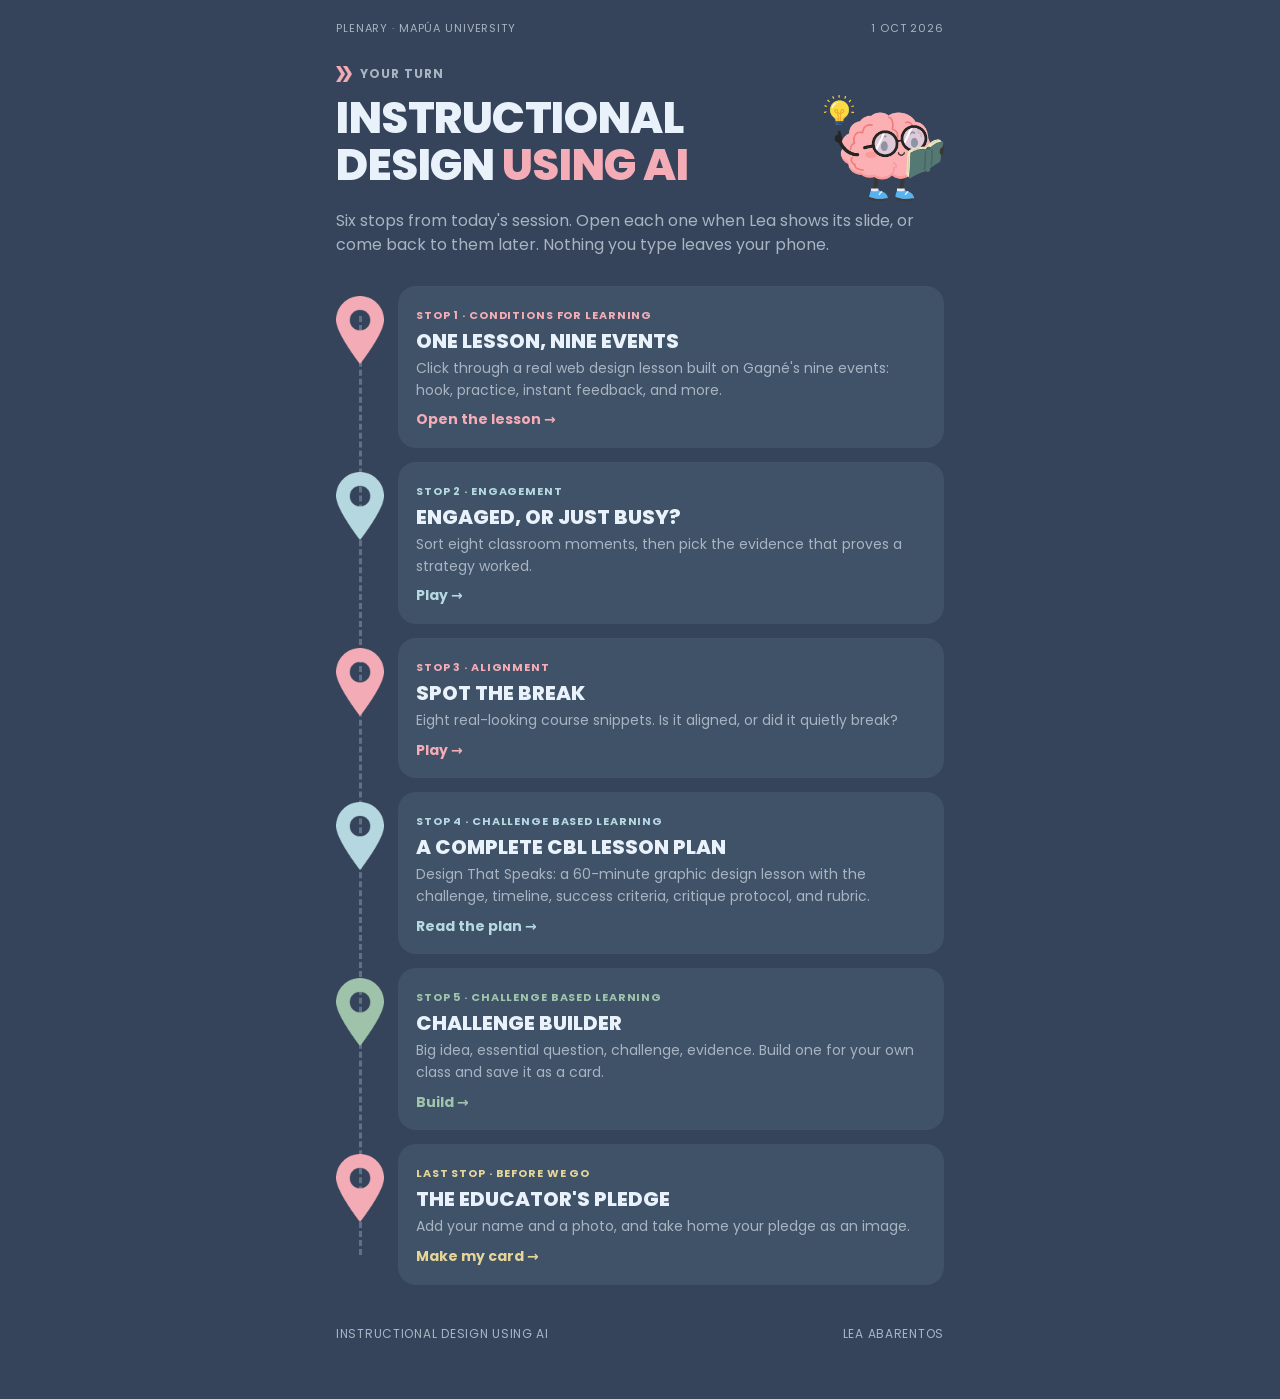
<file: mapua/index.html>
<!doctype html>
<html lang="en">
<head>
<meta charset="utf-8">
<meta name="viewport" content="width=device-width, initial-scale=1, viewport-fit=cover">
<title>Instructional Design Using AI · Activities</title>
<meta name="description" content="Hands-on activities from Lea Abarentos's plenary at Mapúa University, 1 October 2026: Spot the Break, Challenge Builder, and the Educator's Pledge.">
<meta property="og:title" content="Instructional Design Using AI · Mapúa, 1 Oct 2026">
<meta property="og:description" content="Spot where alignment breaks, build a challenge for your class, and take home your Educator's Pledge.">
<meta property="og:image" content="https://events.webprvw.xyz/mapua/og.png">
<meta property="og:url" content="https://events.webprvw.xyz/mapua/">
<meta name="twitter:card" content="summary_large_image">
<meta name="theme-color" content="#35445A">
<link rel="icon" href="img/pin-pink.png">
<link rel="stylesheet" href="m.css">
<style>
  .hero { display: grid; grid-template-columns: 1fr 120px; gap: 12px; align-items: end; margin-bottom: 8px; }
  .hero > img { width: 120px; }
  .trail { position: relative; margin: 28px 0 0; padding: 0; list-style: none; }
  .trail::before { content: ""; position: absolute; left: 23px; top: 30px; bottom: 30px; width: 0;
    border-left: 3px dashed var(--line); }
  .stop { position: relative; display: grid; grid-template-columns: 48px 1fr; gap: 14px; align-items: start; margin: 0 0 14px; }
  .stop > img { width: 48px; height: auto; position: relative; z-index: 1; margin-top: 10px; }
  .stop a { display: block; text-decoration: none; color: var(--text); background: var(--panel); border-radius: 18px;
    padding: 16px 18px; min-height: 64px; }
  .stop a:hover, .stop a:focus-visible { background: var(--panel-2); }
  .stop .when { font-size: 11px; font-weight: 700; letter-spacing: .08em; text-transform: uppercase; }
  .stop h2 { font-size: 20px; text-transform: uppercase; font-weight: 800; margin: 2px 0 4px; }
  .stop p { margin: 0; font-size: 14px; color: var(--muted); }
  .stop .go { font-weight: 700; font-size: 14px; margin-top: 8px; display: inline-block; }
</style>
</head>
<body>
<div class="wrap">
  <div class="top"><span class="tag">Plenary · Mapúa University</span><span class="tag">1 Oct 2026</span></div>

  <div class="hero">
    <div>
      <p class="kicker"><img src="img/chev.png" alt="">Your turn</p>
      <h1>Instructional Design <span class="pink">Using AI</span></h1>
    </div>
    <img src="img/brain.png" alt="">
  </div>
  <p class="lead">Six stops from today's session. Open each one when Lea shows its slide, or come back to them later. Nothing you type leaves your phone.</p>

  <ol class="trail">
    <li class="stop">
      <img src="img/pin-pink.png" alt="">
      <a href="lesson/">
        <span class="when pink">Stop 1 · Conditions for learning</span>
        <h2>One lesson, nine events</h2>
        <p>Click through a real web design lesson built on Gagné's nine events: hook, practice, instant feedback, and more.</p>
        <span class="go pink">Open the lesson &rarr;</span>
      </a>
    </li>
    <li class="stop">
      <img src="img/pin-sky.png" alt="">
      <a href="https://lxd.skooled.online/static/games/engaged-or-just-busy.html">
        <span class="when sky">Stop 2 · Engagement</span>
        <h2>Engaged, or just busy?</h2>
        <p>Sort eight classroom moments, then pick the evidence that proves a strategy worked.</p>
        <span class="go sky">Play &rarr;</span>
      </a>
    </li>
    <li class="stop">
      <img src="img/pin-pink.png" alt="">
      <a href="break/">
        <span class="when pink">Stop 3 · Alignment</span>
        <h2>Spot the break</h2>
        <p>Eight real-looking course snippets. Is it aligned, or did it quietly break?</p>
        <span class="go pink">Play &rarr;</span>
      </a>
    </li>
    <li class="stop">
      <img src="img/pin-sky.png" alt="">
      <a href="plan/">
        <span class="when sky">Stop 4 · Challenge Based Learning</span>
        <h2>A complete CBL lesson plan</h2>
        <p>Design That Speaks: a 60-minute graphic design lesson with the challenge, timeline, success criteria, critique protocol, and rubric.</p>
        <span class="go sky">Read the plan &rarr;</span>
      </a>
    </li>
    <li class="stop">
      <img src="img/pin-mint.png" alt="">
      <a href="challenge/">
        <span class="when mint">Stop 5 · Challenge Based Learning</span>
        <h2>Challenge builder</h2>
        <p>Big idea, essential question, challenge, evidence. Build one for your own class and save it as a card.</p>
        <span class="go mint">Build &rarr;</span>
      </a>
    </li>
    <li class="stop">
      <img src="img/pin-pink.png" alt="">
      <a href="pledge/">
        <span class="when butter">Last stop · Before we go</span>
        <h2>The Educator's Pledge</h2>
        <p>Add your name and a photo, and take home your pledge as an image.</p>
        <span class="go butter">Make my card &rarr;</span>
      </a>
    </li>
  </ol>

  <div class="foot"><span>Instructional Design Using AI</span><span>Lea Abarentos</span></div>
</div>
</body>
</html>
</file>
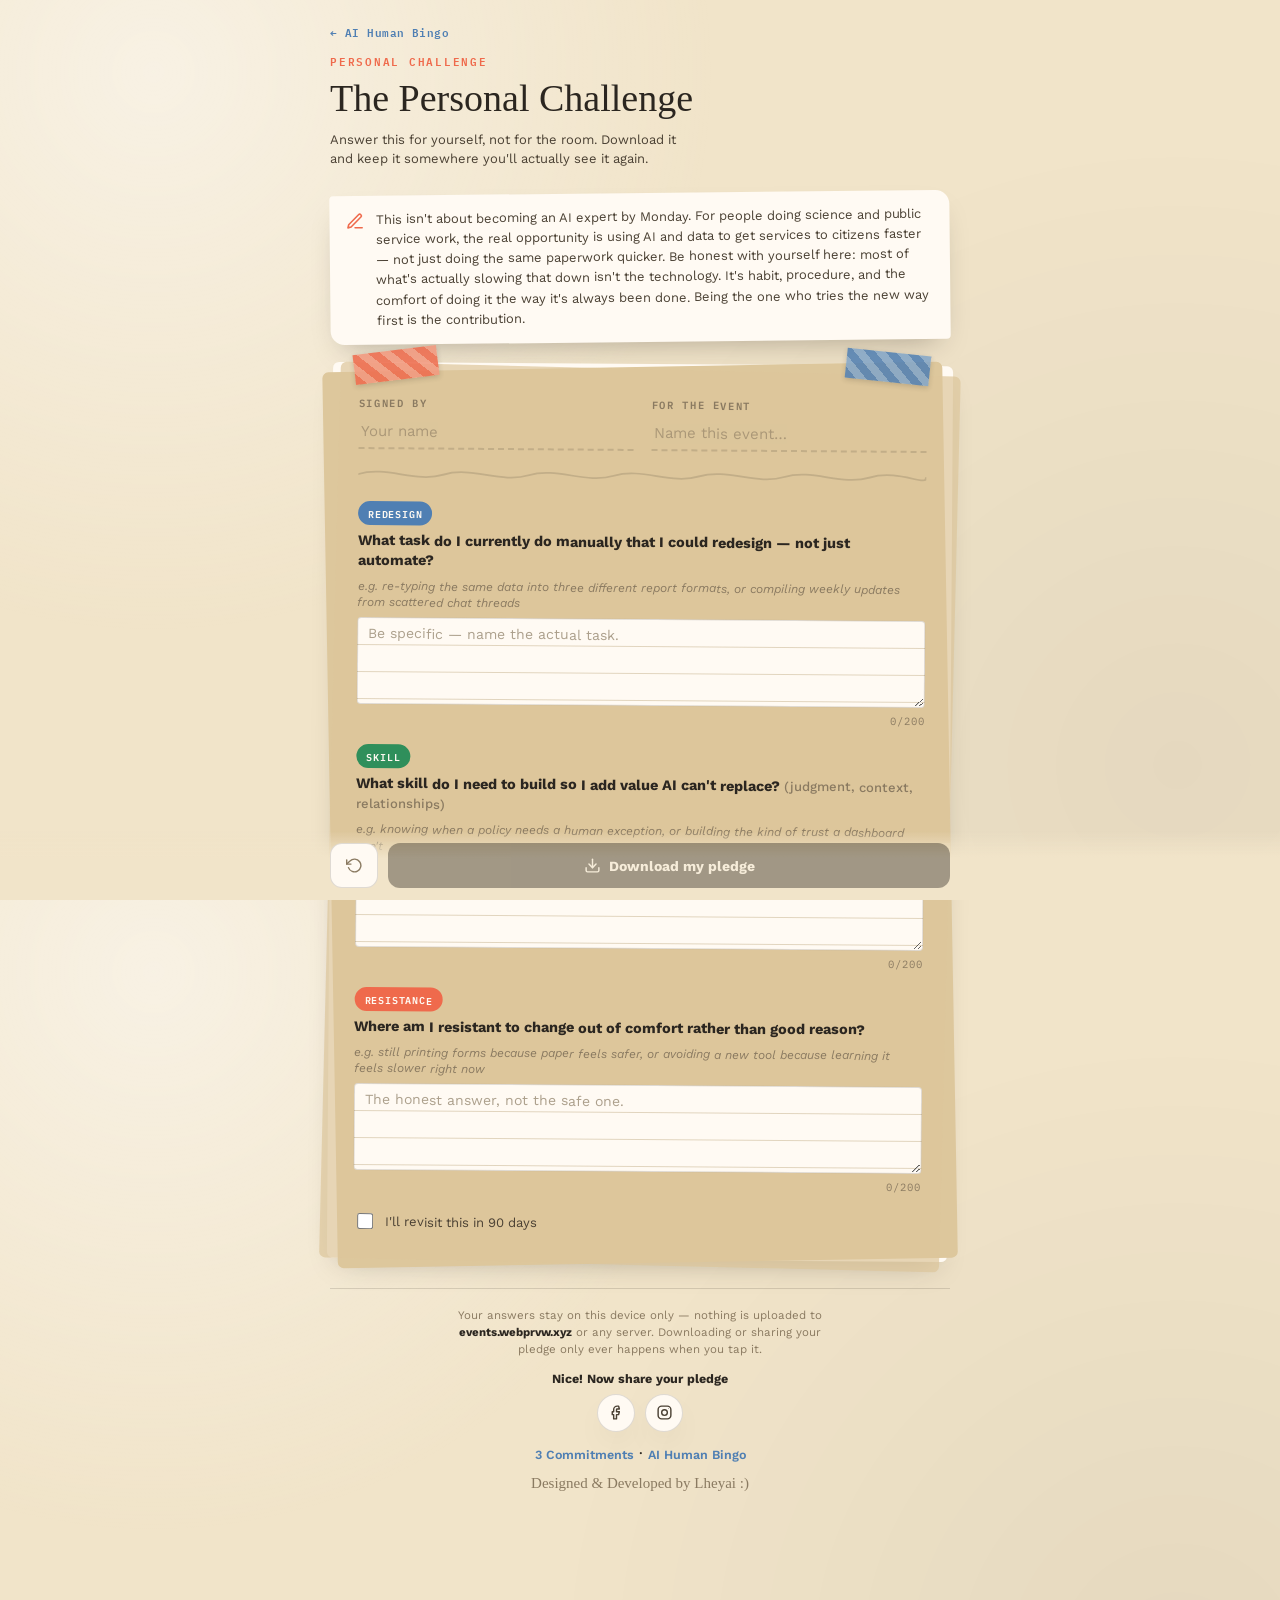
<file: pledge/index.html>
<!doctype html>
<html lang="en">
<head>
<meta charset="UTF-8" />
<meta name="viewport" content="width=device-width, initial-scale=1, viewport-fit=cover" />
<title>The Personal Challenge</title>
<meta name="description" content="A private, individual reflection pledge for AI events — three honest prompts, downloaded as a keepsake card you can post as a reminder to yourself." />
<link rel="icon" href="data:image/svg+xml,<svg xmlns=%22http://www.w3.org/2000/svg%22 viewBox=%220 0 100 100%22><text y=%22.9em%22 font-size=%2290%22>📝</text></svg>" />
<link rel="stylesheet" href="style.css" />
</head>
<body>

<div class="wrap">

  <header class="page-header">
    <a class="back-link" href="../">&larr; AI Human Bingo</a>
    <span class="kicker">Personal Challenge</span>
    <h1>The Personal Challenge</h1>
    <p class="subline">Answer this for yourself, not for the room. Download it and keep it somewhere you'll actually see it again.</p>
  </header>

  <div class="framing-note">
    <svg viewBox="0 0 24 24" fill="none" stroke="currentColor" stroke-width="2" stroke-linecap="round" stroke-linejoin="round"><path d="M12 20h9"/><path d="M16.5 3.5a2.12 2.12 0 0 1 3 3L7 19l-4 1 1-4Z"/></svg>
    <p>This isn't about becoming an AI expert by Monday. For people doing science and public service work, the real opportunity is using AI and data to get services to citizens faster — not just doing the same paperwork quicker. Be honest with yourself here: most of what's actually slowing that down isn't the technology. It's habit, procedure, and the comfort of doing it the way it's always been done. Being the one who tries the new way first is the contribution.</p>
  </div>

  <main class="pledge-card-wrap">
    <div class="tape tape-a" aria-hidden="true"></div>
    <div class="tape tape-b" aria-hidden="true"></div>
    <form class="pledge-card" id="pledgeForm">
      <div class="field-row">
        <label class="field">
          <span class="field-label">Signed by</span>
          <input type="text" id="nameInput" maxlength="40" placeholder="Your name" autocomplete="name" />
        </label>
        <label class="field">
          <span class="field-label">For the event</span>
          <input type="text" id="eventInput" maxlength="50" placeholder="Name this event…" />
        </label>
      </div>

      <div class="doodle-divider" aria-hidden="true">
        <svg viewBox="0 0 400 16" preserveAspectRatio="none"><path d="M0,8 C 20,-2 40,18 60,8 C 80,-2 100,18 120,8 C 140,-2 160,18 180,8 C 200,-2 220,18 240,8 C 260,-2 280,18 300,8 C 320,-2 340,18 360,8 C 380,-2 400,18 400,8" fill="none" stroke="currentColor" stroke-width="2" stroke-linecap="round"/></svg>
      </div>

      <div class="prompt-block">
        <span class="prompt-tag" style="--tag-color: var(--sky)">Redesign</span>
        <label class="prompt-question" for="q1">What task do I currently do manually that I could redesign — not just automate?</label>
        <p class="examples">e.g. re-typing the same data into three different report formats, or compiling weekly updates from scattered chat threads</p>
        <textarea id="q1" maxlength="200" rows="3" placeholder="Be specific — name the actual task."></textarea>
        <span class="char-count" id="q1Count">0/200</span>
      </div>

      <div class="prompt-block">
        <span class="prompt-tag" style="--tag-color: var(--accent)">Skill</span>
        <label class="prompt-question" for="q2">What skill do I need to build so I add value AI can't replace? <span class="hint">(judgment, context, relationships)</span></label>
        <p class="examples">e.g. knowing when a policy needs a human exception, or building the kind of trust a dashboard can't</p>
        <textarea id="q2" maxlength="200" rows="3" placeholder="One real skill, not a buzzword."></textarea>
        <span class="char-count" id="q2Count">0/200</span>
      </div>

      <div class="prompt-block">
        <span class="prompt-tag" style="--tag-color: var(--coral)">Resistance</span>
        <label class="prompt-question" for="q3">Where am I resistant to change out of comfort rather than good reason?</label>
        <p class="examples">e.g. still printing forms because paper feels safer, or avoiding a new tool because learning it feels slower right now</p>
        <textarea id="q3" maxlength="200" rows="3" placeholder="The honest answer, not the safe one."></textarea>
        <span class="char-count" id="q3Count">0/200</span>
      </div>

      <label class="revisit-row">
        <input type="checkbox" id="revisitCheck" />
        <span>I'll revisit this in 90 days<span class="revisit-date" id="revisitDate"></span></span>
      </label>
    </form>
  </main>

  <footer class="site-footer">
    <p class="disclaimer">
      Your answers stay on this device only — nothing is uploaded to <strong>events.webprvw.xyz</strong> or any server.
      Downloading or sharing your pledge only ever happens when you tap it.
    </p>
    <div class="share-section" id="shareSection" hidden>
      <span class="share-label">Nice! Now share your pledge</span>
      <div class="share-row">
        <button type="button" class="share-btn" id="shareFbBtn" data-platform="facebook" aria-label="Share on Facebook">
          <svg viewBox="0 0 24 24" fill="none" stroke="currentColor" stroke-width="2" stroke-linecap="round" stroke-linejoin="round"><path d="M15 3h-2a5 5 0 0 0-5 5v3H6v4h2v6h4v-6h3l1-4h-4V8a1 1 0 0 1 1-1h3z"/></svg>
        </button>
        <button type="button" class="share-btn" id="shareIgBtn" data-platform="instagram" aria-label="Share on Instagram">
          <svg viewBox="0 0 24 24" fill="none" stroke="currentColor" stroke-width="2" stroke-linecap="round" stroke-linejoin="round"><rect x="3" y="3" width="18" height="18" rx="5"/><circle cx="12" cy="12" r="4"/><circle cx="17.5" cy="6.5" r="0.6" fill="currentColor" stroke="none"/></svg>
        </button>
      </div>
    </div>
    <div class="module-links">
      <a class="module-link" href="../commitment/">3 Commitments</a>
      <span class="module-links-sep">&middot;</span>
      <a class="module-link" href="../">AI Human Bingo</a>
    </div>
    <p class="credit">Designed &amp; Developed by Lheyai :)</p>
  </footer>

</div>

<div class="toast" id="toast"></div>

<div class="action-bar">
  <div class="action-bar-inner">
    <button class="btn btn-reset" id="resetBtn" type="button" aria-label="Clear pledge">
      <svg viewBox="0 0 24 24" fill="none" stroke="currentColor" stroke-width="2" stroke-linecap="round" stroke-linejoin="round"><polyline points="1 4 1 10 7 10"/><path d="M3.51 15a9 9 0 1 0 2.13-9.36L1 10"/></svg>
    </button>
    <button class="btn btn-save" id="saveBtn" type="button">
      <svg viewBox="0 0 24 24" fill="none" stroke="currentColor" stroke-width="2" stroke-linecap="round" stroke-linejoin="round"><path d="M21 15v4a2 2 0 0 1-2 2H5a2 2 0 0 1-2-2v-4"/><polyline points="7 10 12 15 17 10"/><line x1="12" y1="15" x2="12" y2="3"/></svg>
      Download my pledge
    </button>
  </div>
</div>

<canvas id="exportCanvas"></canvas>

<script src="../shared.js"></script>
<script src="script.js"></script>
</body>
</html>
</file>
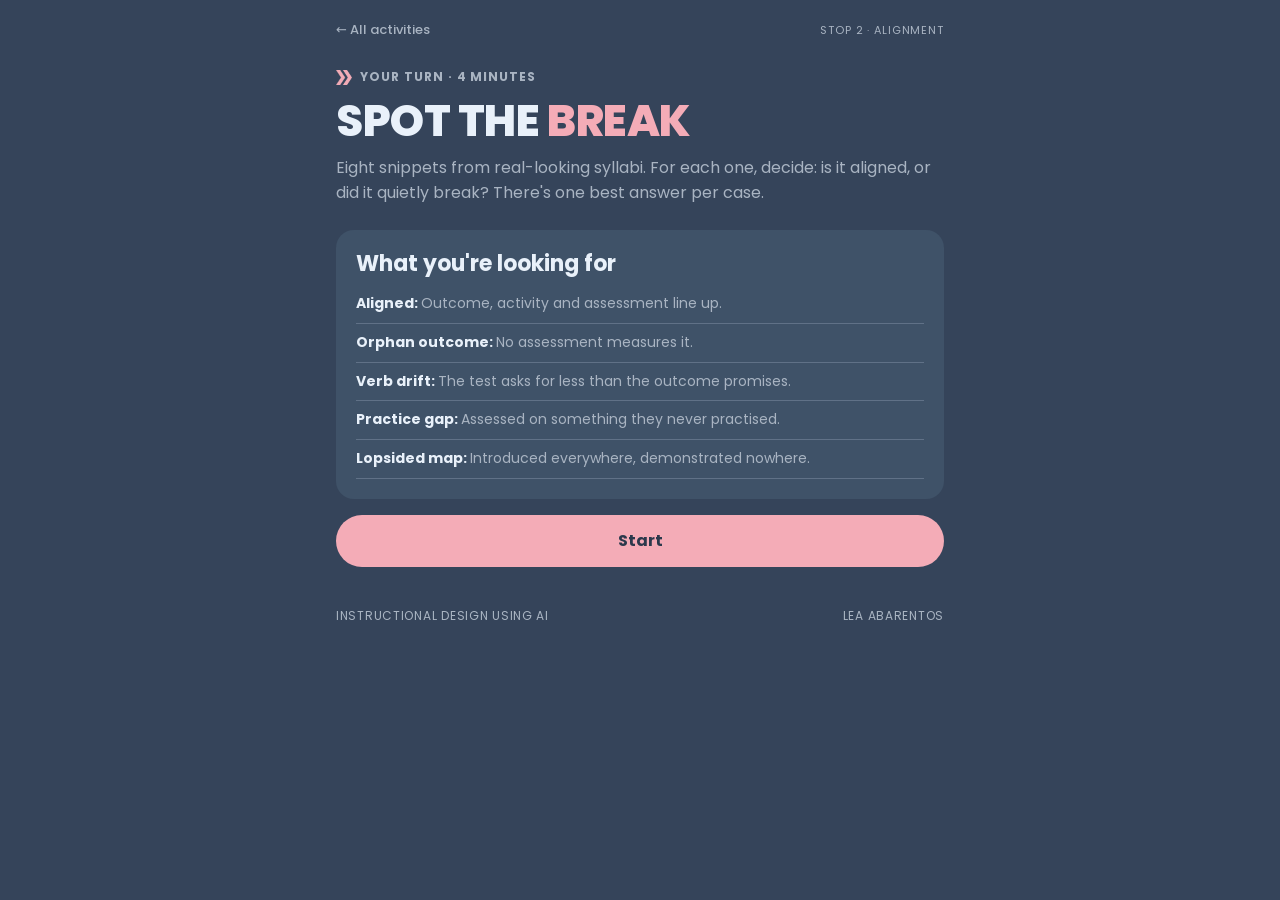
<file: mapua/break/index.html>
<!doctype html>
<html lang="en">
<head>
<meta charset="utf-8">
<meta name="viewport" content="width=device-width, initial-scale=1, viewport-fit=cover">
<title>Spot the Break</title>
<meta name="description" content="Eight course snippets. Is each one aligned, or did it quietly break? From the Instructional Design Using AI plenary, Mapúa, 1 Oct 2026.">
<meta property="og:title" content="Spot the Break · Instructional Design Using AI">
<meta property="og:description" content="Eight course snippets. Is each one aligned, or did it quietly break?">
<meta property="og:image" content="https://events.webprvw.xyz/mapua/og.png">
<meta name="theme-color" content="#35445A">
<link rel="icon" href="../img/pin-pink.png">
<link rel="stylesheet" href="../m.css">
<style>
  .progress { display: flex; gap: 6px; margin: 0 0 18px; }
  .progress i { flex: 1; height: 6px; border-radius: 3px; background: var(--panel); }
  .progress i.now { background: var(--sky); }
  .progress i.ok { background: var(--mint); }
  .progress i.no { background: var(--pink); }
  .case .course { font-size: 12px; font-weight: 700; letter-spacing: .08em; text-transform: uppercase; color: var(--butter); margin: 0 0 12px; }
  .snip { display: grid; grid-template-columns: 92px 1fr; gap: 4px 12px; margin: 0; }
  .snip dt { font-size: 11px; font-weight: 700; letter-spacing: .06em; text-transform: uppercase; color: var(--muted); padding-top: 3px; }
  .snip dd { margin: 0 0 12px; font-size: 15px; }
  .snip dd b { color: var(--sky); font-weight: 700; }
  .map { width: 100%; border-collapse: collapse; font-size: 14px; margin: 6px 0 4px; }
  .map th, .map td { border-bottom: 1px solid var(--line); padding: 7px 4px; text-align: center; }
  .map th:first-child, .map td:first-child { text-align: left; }
  .map th { font-size: 11px; color: var(--muted); font-weight: 700; letter-spacing: .06em; }
  .opts { display: grid; gap: 10px; margin: 16px 0 0; }
  .opt { text-align: left; justify-content: flex-start; background: var(--ink); color: var(--text);
    box-shadow: inset 0 0 0 2px var(--line); border-radius: 14px; font-weight: 600; }
  .opt small { display: block; font-weight: 400; color: var(--muted); font-size: 12px; margin-top: 2px; }
  .opt.right { box-shadow: inset 0 0 0 3px var(--mint); }
  .opt.wrong { box-shadow: inset 0 0 0 3px var(--pink); }
  .opt[disabled] { opacity: 1; cursor: default; }
  .opt[disabled]:not(.right):not(.wrong) { opacity: .45; }
  .verdict { margin: 16px 0 0; padding: 16px 18px; border-radius: 14px; background: var(--ink); }
  .verdict h2 { font-size: 18px; text-transform: uppercase; font-weight: 800; }
  .verdict p { margin: 6px 0 0; font-size: 15px; }
  .verdict .fix { color: var(--mint); }
  .verdict .fix b { font-weight: 700; }
  details { margin: 0 0 18px; }
  summary { cursor: pointer; font-weight: 600; font-size: 14px; color: var(--sky); padding: 6px 0; min-height: 44px; display: flex; align-items: center; }
  .defs { margin: 6px 0 0; padding: 0; list-style: none; font-size: 14px; }
  .defs li { padding: 8px 0; border-bottom: 1px solid var(--line); color: var(--muted); }
  .defs b { color: var(--text); }
  .score { display: grid; grid-template-columns: auto 1fr; gap: 16px; align-items: center; }
  .score .big { font-size: 64px; font-weight: 800; line-height: 1; color: var(--pink); }
  .review { list-style: none; margin: 0; padding: 0; }
  .review li { display: grid; grid-template-columns: 22px 1fr; gap: 10px; padding: 12px 0; border-bottom: 1px solid var(--line); font-size: 14px; }
  .review li img { width: 22px; margin-top: 2px; }
  .review .c { font-weight: 700; }
  .review .f { color: var(--mint); }
</style>
</head>
<body>
<div class="wrap">
  <div class="top"><a href="../">&larr; All activities</a><span class="tag">Stop 2 · Alignment</span></div>
  <main id="app"></main>
  <div class="foot"><span>Instructional Design Using AI</span><span>Lea Abarentos</span></div>
</div>

<script>
const TYPES = {
  aligned: { label: "Aligned", note: "Outcome, activity and assessment line up" },
  orphan:  { label: "Orphan outcome", note: "No assessment measures it" },
  drift:   { label: "Verb drift", note: "The test asks for less than the outcome promises" },
  gap:     { label: "Practice gap", note: "Assessed on something they never practised" },
  lopsided:{ label: "Lopsided map", note: "Introduced everywhere, demonstrated nowhere" },
};
const ORDER = ["aligned", "orphan", "drift", "gap", "lopsided"];

const CASES = [
  { course: "Technopreneurship · CO3",
    rows: [["Outcome", "<b>Evaluate</b> whether a business idea can work for a local community."],
           ["Activity", "Groups interview sari-sari store owners near campus and build a lean canvas."],
           ["Assessment", "Midterm: 40 multiple-choice items on the definitions of feasibility terms."]],
    answer: "drift",
    why: "The outcome says evaluate, but the test only checks whether they remember the words.",
    fix: "Give them a short business idea and ask for a go / no-go decision with three reasons." },
  { course: "Graphic Design · CO2",
    rows: [["Outcome", "<b>Create</b> visual designs that send a clear message to a real audience."],
           ["Activity", "Take apart good and poor posters, sketch on paper, then design in Canva."],
           ["Assessment", "A final poster for a school org, a peer critique, and a four-level rubric."]],
    answer: "aligned",
    why: "They practise the exact thing the outcome promises, and the rubric scores that same thing.",
    fix: "Nothing to fix. Keep the rubric visible from day one." },
  { course: "Data Structures · CO1",
    rows: [["Outcome", "<b>Implement</b> stacks, queues and linked lists in code."],
           ["Activity", "Lectures with slide walk-throughs and trace-the-diagram exercises on paper."],
           ["Assessment", "Lab practical: write a working queue in Python in 60 minutes."]],
    answer: "gap",
    why: "The assessment matches the outcome, but no class time let them write the code first.",
    fix: "Add short weekly coding labs so the practical isn't their first time at the keyboard." },
  { course: "Nursing Communication · CO4",
    rows: [["Outcome", "<b>Demonstrate</b> therapeutic communication with patients and families."],
           ["Activity", "Weekly role-plays in pairs, with the clinical instructor watching."],
           ["Assessment", "Quizzes on chapters 1–6 and a research paper on communication theories."]],
    answer: "orphan",
    why: "Nothing graded ever watches them talk to a patient. The outcome is taught but never measured.",
    fix: "Score one role-play or a simulated patient encounter with a checklist." },
  { course: "BS Information Technology · Program map",
    map: true,
    rows: [["Program outcome", "<b>Communicate</b> technical information to people who aren't technical."]],
    answer: "lopsided",
    why: "Five courses introduce it, two enhance it, and none ever asks students to prove it.",
    fix: "Pick one senior course, like the capstone, and make a non-technical presentation part of its grade." },
  { course: "Professional Ethics · CO2",
    rows: [["Outcome", "<b>Apply</b> the Code of Ethics to real workplace dilemmas."],
           ["Activity", "Case discussions every week, taken from news stories and alumni."],
           ["Assessment", "Final exam: “List the seven principles of the Code of Ethics.”"]],
    answer: "drift",
    why: "Apply turned into list. Students can pass without ever using a principle on a case.",
    fix: "Give an unseen dilemma and ask which principles apply and what they would do." },
  { course: "Research Methods · CO3",
    rows: [["Outcome", "<b>Analyze</b> survey data using the right statistical test."],
           ["Activity", "Weekly lab sessions running tests on the class's own survey data."],
           ["Assessment", "Final paper: choose, run and justify the tests on their own dataset."]],
    answer: "aligned",
    why: "Same verb all the way through: they practise analyzing, then prove they can analyze.",
    fix: "Nothing to fix. An AI tool would mark this one OK." },
  { course: "Web Development · CO5",
    rows: [["Outcome", "<b>Deploy</b> a web application to a live server."],
           ["Activity", "Every project in the term runs on localhost on the student's laptop."],
           ["Assessment", "Final demo must be a live URL on a real server."]],
    answer: "gap",
    why: "The final asks for a live deploy, but they never deployed anything before the final.",
    fix: "Make one earlier project go live, even on a free host, so the final isn't the first try." },
];

const $app = document.getElementById("app");
let i = -1, picks = [];

function el(tag, attrs = {}, ...kids) {
  const e = document.createElement(tag);
  for (const [k, v] of Object.entries(attrs)) {
    if (k === "class") e.className = v; else if (k === "html") e.innerHTML = v;
    else if (k.startsWith("on")) e.addEventListener(k.slice(2), v); else e.setAttribute(k, v);
  }
  for (const k of kids) if (k != null) e.append(k);
  return e;
}
function defs() {
  const d = el("details", {}, el("summary", {}, "The four ways alignment breaks"));
  const ul = el("ul", { class: "defs" });
  for (const t of ORDER.slice(1)) ul.append(el("li", {}, el("b", {}, TYPES[t].label + ": "), TYPES[t].note + "."));
  d.append(ul); return d;
}

function intro() {
  $app.replaceChildren(
    el("p", { class: "kicker" }, el("img", { src: "../img/chev.png", alt: "" }), "Your turn · 4 minutes"),
    el("h1", {}, "Spot the ", el("span", { class: "pink" }, "break")),
    el("p", { class: "lead" }, "Eight snippets from real-looking syllabi. For each one, decide: is it aligned, or did it quietly break? There's one best answer per case."),
    el("div", { class: "panel" },
      el("h2", {}, "What you're looking for"),
      el("ul", { class: "defs" }, ...ORDER.map(t => el("li", {}, el("b", {}, TYPES[t].label + ": "), TYPES[t].note + ".")))),
    el("button", { class: "btn block", onclick: () => { i = 0; picks = []; show(); } }, "Start")
  );
}

function progress() {
  const p = el("div", { class: "progress", "aria-hidden": "true" });
  CASES.forEach((c, k) => p.append(el("i", { class: k < picks.length ? (picks[k] === c.answer ? "ok" : "no") : k === i ? "now" : "" })));
  return p;
}

function show() {
  const c = CASES[i];
  const dl = el("dl", { class: "snip" });
  for (const [k, v] of c.rows) dl.append(el("dt", {}, k), el("dd", { html: v }));
  if (c.map) {
    const t = el("table", { class: "map" });
    t.append(el("tr", {}, ...["Course", "Level"].map(h => el("th", {}, h))));
    [["Intro to Computing", "I"], ["Networking 1", "I"], ["Systems Analysis", "I"], ["Web Development", "I"], ["IT Elective 1", "I"],
     ["Project Management", "E"], ["Systems Integration", "E"], ["Capstone 1 and 2", "—"]].forEach(r => t.append(el("tr", {}, el("td", {}, r[0]), el("td", {}, r[1]))));
    dl.append(el("dt", {}, "The map"), el("dd", {}, t, el("span", { class: "small" }, "I = Introduced · E = Enhanced · D = Demonstrated")));
  }
  const opts = el("div", { class: "opts", role: "group", "aria-label": "Your answer" });
  const verdict = el("div", { "aria-live": "polite" });
  ORDER.forEach(t => {
    const b = el("button", { class: "btn opt", "data-t": t }, TYPES[t].label + (t === "aligned" ? " ✓" : ""), el("small", {}, TYPES[t].note));
    b.addEventListener("click", () => answer(t, opts, verdict));
    opts.append(b);
  });
  $app.replaceChildren(
    progress(),
    el("p", { class: "kicker" }, el("img", { src: "../img/chev.png", alt: "" }), `Case ${i + 1} of ${CASES.length}`),
    el("div", { class: "panel case" }, el("p", { class: "course" }, c.course), dl),
    defs(),
    el("h2", {}, "Aligned, or broken?"),
    opts, verdict
  );
  window.scrollTo({ top: 0 });
}

function answer(t, opts, verdict) {
  const c = CASES[i]; picks.push(t);
  opts.querySelectorAll("button").forEach(b => {
    b.disabled = true;
    if (b.dataset.t === c.answer) b.classList.add("right");
    else if (b.dataset.t === t) b.classList.add("wrong");
  });
  const ok = t === c.answer;
  verdict.replaceChildren(el("div", { class: "verdict" },
    el("h2", { class: ok ? "mint" : "pink" }, ok ? "You spotted it" : "It's " + TYPES[c.answer].label.toLowerCase()),
    el("p", {}, c.why),
    el("p", { class: "fix" }, el("b", {}, "What to fix: "), c.fix)),
    el("button", { class: "btn block", style: "margin-top:14px", onclick: () => { i++; i < CASES.length ? show() : done(); } },
      i + 1 < CASES.length ? "Next case" : "See my score"));
  verdict.querySelector(".verdict").scrollIntoView({ behavior: "smooth", block: "nearest" });
}

function done() {
  const n = picks.filter((p, k) => p === CASES[k].answer).length;
  const msg = n >= 7 ? "You'd catch these in a syllabus review." : n >= 5 ? "Good eye. The misses are usually verb drift and practice gaps." : "These are hard to see by hand. That's exactly why an alignment check helps.";
  const ul = el("ul", { class: "review" });
  CASES.forEach((c, k) => ul.append(el("li", {},
    el("img", { src: picks[k] === c.answer ? "../img/pin-mint.png" : "../img/pin-pink.png", alt: picks[k] === c.answer ? "Correct" : "Missed" }),
    el("div", {}, el("div", { class: "c" }, c.course + " · " + TYPES[c.answer].label), el("div", { class: "f" }, c.fix)))));
  $app.replaceChildren(
    progress(),
    el("p", { class: "kicker" }, el("img", { src: "../img/chev.png", alt: "" }), "Your score"),
    el("div", { class: "panel score" }, el("div", { class: "big" }, `${n}/${CASES.length}`), el("div", {}, el("h2", {}, msg))),
    el("h2", { style: "margin-top:24px" }, "What to fix, case by case"),
    ul,
    el("p", { class: "lead", style: "margin-top:20px" }, "Now try it on one of your own courses: pick one outcome and trace it to the assessment that proves it."),
    el("div", { class: "row" },
      el("a", { class: "btn mint", href: "../challenge/" }, "Next: build a challenge"),
      el("button", { class: "btn alt", onclick: () => { i = 0; picks = []; show(); } }, "Play again"))
  );
  window.scrollTo({ top: 0 });
}

intro();
</script>
</body>
</html>
</file>
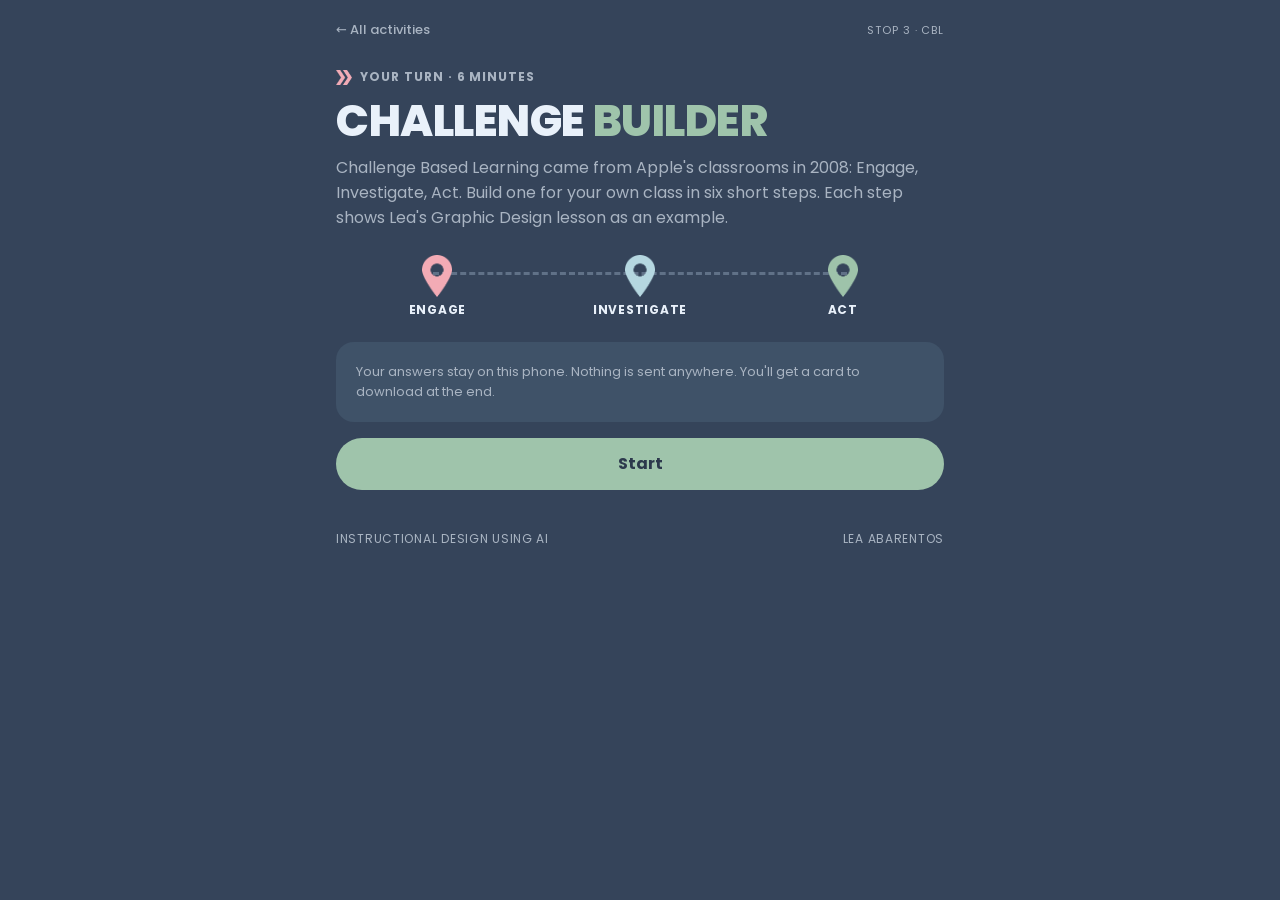
<file: mapua/challenge/index.html>
<!doctype html>
<html lang="en">
<head>
<meta charset="utf-8">
<meta name="viewport" content="width=device-width, initial-scale=1, viewport-fit=cover">
<title>Challenge Builder</title>
<meta name="description" content="Build a Challenge Based Learning plan for your own class: big idea, essential question, challenge, guiding questions and evidence.">
<meta property="og:title" content="Challenge Builder · Instructional Design Using AI">
<meta property="og:description" content="Engage, investigate, act. Build a challenge for your class and save it as a card.">
<meta property="og:image" content="https://events.webprvw.xyz/mapua/og.png">
<meta name="theme-color" content="#35445A">
<link rel="icon" href="../img/pin-mint.png">
<link rel="stylesheet" href="../m.css">
<style>
  .phases { display: grid; grid-template-columns: repeat(3, 1fr); gap: 0; margin: 0 0 22px; position: relative; }
  .phases::before { content: ""; position: absolute; left: 16%; right: 16%; top: 17px; border-top: 3px dashed var(--line); }
  .ph { text-align: center; position: relative; font-size: 12px; font-weight: 700; letter-spacing: .06em; text-transform: uppercase; color: var(--muted); }
  .ph img { width: 30px; margin: 0 auto 4px; opacity: .45; }
  .ph.on img { opacity: 1; }
  .ph.on { color: var(--text); }
  .stepno { font-size: 12px; color: var(--muted); font-weight: 600; margin: 0 0 4px; }
  .q { font-size: 15px; color: var(--muted); margin: 0 0 14px; }
  .nav { display: flex; gap: 10px; margin-top: 18px; }
  .nav .btn { flex: 1; }
  .sum dt { font-size: 11px; font-weight: 700; letter-spacing: .08em; text-transform: uppercase; margin-top: 14px; }
  .sum dd { margin: 4px 0 0; white-space: pre-wrap; }
  .sum ul { margin: 4px 0 0; padding-left: 18px; }
  #preview { width: 100%; border-radius: 14px; margin: 14px 0 0; display: none; }
</style>
</head>
<body>
<div class="wrap">
  <div class="top"><a href="../">&larr; All activities</a><span class="tag">Stop 3 · CBL</span></div>
  <main id="app"></main>
  <div class="foot"><span>Instructional Design Using AI</span><span>Lea Abarentos</span></div>
</div>

<script>
const KEY = "mapua-challenge-draft";
const PHASES = [["Engage", "../img/pin-pink.png"], ["Investigate", "../img/pin-sky.png"], ["Act", "../img/pin-mint.png"]];
const STEPS = [
  { id: "course", phase: 0, title: "Your course", q: "Which class is this for, and which course outcome should the challenge prove?",
    fields: [["course", "Course", "e.g. Graphic Design, 2nd year"], ["outcome", "Course outcome", "e.g. Create visual designs that send a clear message to a real audience", true]],
    hint: "Start from the outcome. In CBL the challenge is the alignment, so it has to lead back here." },
  { id: "bigidea", phase: 0, title: "Big idea", q: "A broad concept that matters to your students, beyond this subject.",
    fields: [["bigidea", "Big idea", "One short sentence", true]],
    hint: "Design is a language, and everyone deserves to speak it." },
  { id: "eq", phase: 0, title: "Essential question", q: "Turn the big idea into a question your students would actually care about.",
    fields: [["eq", "Essential question", "Start with How, Why or What if", true]],
    hint: "How can a design speak for people who aren't heard?" },
  { id: "challenge", phase: 0, title: "The challenge", q: "A real, doable task with a real audience. This is the call to action.",
    fields: [["challenge", "The challenge", "Start with a verb: Design…, Build…, Propose…", true]],
    hint: "Design a real graphic for a real school or community need, so your audience gets it in 3 seconds." },
  { id: "gq", phase: 1, title: "Guiding questions", q: "What will students need to learn to meet the challenge? Two or three questions.",
    fields: [["gq1", "Guiding question 1", ""], ["gq2", "Guiding question 2", ""], ["gq3", "Guiding question 3 (optional)", ""]],
    hint: "Why do some colors feel urgent and others calm?" },
  { id: "evidence", phase: 2, title: "Evidence", q: "What will students make or do that proves the course outcome? How will you judge it?",
    fields: [["evidence", "Evidence and assessment", "The product, who reviews it, and the rubric", true]],
    hint: "The final graphic, a peer critique, and a four-level rubric." },
];

let S = {}; try { S = JSON.parse(localStorage.getItem(KEY) || "{}") || {}; } catch { S = {}; }
const save = () => { try { localStorage.setItem(KEY, JSON.stringify(S)); } catch {} };
const $app = document.getElementById("app");
let step = -1;

function el(tag, attrs = {}, ...kids) {
  const e = document.createElement(tag);
  for (const [k, v] of Object.entries(attrs)) {
    if (k === "class") e.className = v; else if (k.startsWith("on")) e.addEventListener(k.slice(2), v); else e.setAttribute(k, v);
  }
  for (const k of kids) if (k != null) e.append(k);
  return e;
}
const kicker = t => el("p", { class: "kicker" }, el("img", { src: "../img/chev.png", alt: "" }), t);
function phases(on) {
  return el("div", { class: "phases", "aria-hidden": "true" },
    ...PHASES.map(([n, img], k) => el("div", { class: "ph" + (k <= on ? " on" : "") }, el("img", { src: img, alt: "" }), n)));
}

function intro() {
  $app.replaceChildren(
    kicker("Your turn · 6 minutes"),
    el("h1", {}, "Challenge ", el("span", { class: "mint" }, "builder")),
    el("p", { class: "lead" }, "Challenge Based Learning came from Apple's classrooms in 2008: Engage, Investigate, Act. Build one for your own class in six short steps. Each step shows Lea's Graphic Design lesson as an example."),
    phases(2),
    el("div", { class: "panel" },
      el("p", { class: "small", style: "margin:0" }, "Your answers stay on this phone. Nothing is sent anywhere. You'll get a card to download at the end.")),
    el("button", { class: "btn mint block", onclick: () => { step = 0; show(); } }, Object.keys(S).length ? "Continue my challenge" : "Start"),
    ...(Object.keys(S).length ? [el("button", { class: "btn alt block", style: "margin-top:10px", onclick: () => { S = {}; save(); step = 0; show(); } }, "Start over")] : [])
  );
}

function show() {
  const st = STEPS[step];
  const form = el("div", {});
  st.fields.forEach(([k, label, ph, big]) => {
    const id = "f-" + k;
    const input = big ? el("textarea", { id, placeholder: ph }) : el("input", { id, type: "text", placeholder: ph });
    input.value = S[k] || "";
    input.addEventListener("input", () => { S[k] = input.value; save(); });
    form.append(el("div", { class: "field" }, el("label", { for: id }, label), input));
  });
  $app.replaceChildren(
    phases(st.phase),
    kicker(PHASES[st.phase][0]),
    el("p", { class: "stepno" }, `Step ${step + 1} of ${STEPS.length}`),
    el("h1", {}, st.title),
    el("p", { class: "q" }, st.q),
    form,
    el("div", { class: "hint" }, el("b", {}, step === 0 ? "Tip" : "From Lea's Graphic Design lesson"), st.hint),
    el("div", { class: "nav" },
      el("button", { class: "btn alt", onclick: () => { step--; step < 0 ? intro() : show(); } }, "Back"),
      el("button", { class: "btn mint", onclick: () => { step++; step < STEPS.length ? show() : done(); } }, step + 1 < STEPS.length ? "Next" : "Finish"))
  );
  window.scrollTo({ top: 0 });
  const first = form.querySelector("input,textarea"); if (first && !first.value && matchMedia("(pointer:fine)").matches) first.focus();
}

const val = k => (S[k] || "").trim();
const gqs = () => ["gq1", "gq2", "gq3"].map(val).filter(Boolean);

function summaryText() {
  const L = ["MY CHALLENGE" + (val("course") ? " · " + val("course") : "")];
  if (val("outcome")) L.push("Course outcome: " + val("outcome"));
  L.push("", "ENGAGE");
  if (val("bigidea")) L.push("Big idea: " + val("bigidea"));
  if (val("eq")) L.push("Essential question: " + val("eq"));
  if (val("challenge")) L.push("The challenge: " + val("challenge"));
  L.push("", "INVESTIGATE"); gqs().forEach(q => L.push("• " + q));
  L.push("", "ACT"); if (val("evidence")) L.push("Evidence: " + val("evidence"));
  L.push("", "Built at Instructional Design Using AI · Mapúa University · 1 Oct 2026");
  return L.join("\n");
}

function done() {
  const dl = el("dl", { class: "sum" });
  const add = (t, cls, v) => { if (v) dl.append(el("dt", { class: cls }, t), el("dd", {}, v)); };
  add("Course outcome", "butter", val("outcome"));
  add("Big idea", "pink", val("bigidea"));
  add("Essential question", "pink", val("eq"));
  add("The challenge", "pink", val("challenge"));
  if (gqs().length) dl.append(el("dt", { class: "sky" }, "Guiding questions"), el("dd", {}, el("ul", {}, ...gqs().map(q => el("li", {}, q)))));
  add("Evidence", "mint", val("evidence"));
  const status = el("p", { class: "status", "aria-live": "polite" });
  const img = el("img", { id: "preview", alt: "Your challenge card" });
  $app.replaceChildren(
    phases(2), kicker("Your challenge"),
    el("h1", {}, val("course") || "My challenge"),
    el("div", { class: "panel" }, dl.childNodes.length ? dl : el("p", { class: "small" }, "You haven't filled anything in yet. Go back and add at least a challenge.")),
    el("p", { class: "q" }, "Check the chain: can a student finish the challenge without meeting the course outcome? If not, alignment is built in."),
    el("div", { class: "row" },
      el("button", { class: "btn mint", onclick: () => download(status, img) }, "Download card"),
      el("button", { class: "btn alt", onclick: () => copy(status) }, "Copy text")),
    status, img,
    el("div", { class: "row", style: "margin-top:18px" },
      el("button", { class: "btn alt", onclick: () => { step = 0; show(); } }, "Edit"),
      el("a", { class: "btn butter", href: "../pledge/" }, "Last stop: the pledge"))
  );
  window.scrollTo({ top: 0 });
}

async function copy(status) {
  const t = summaryText();
  try { await navigator.clipboard.writeText(t); status.textContent = "Copied. Paste it into your notes or lesson plan."; }
  catch {
    const ta = el("textarea", { readonly: "" }); ta.value = t; ta.style.cssText = "position:fixed;opacity:0"; document.body.append(ta); ta.select();
    try { document.execCommand("copy"); status.textContent = "Copied."; } catch { status.textContent = "Couldn't copy. Use Download card instead."; }
    ta.remove();
  }
}

/* ---------- card (1080 × 1350) ---------- */
const loadImg = src => new Promise(r => { const i = new Image(); i.onload = () => r(i); i.onerror = () => r(null); i.src = src; });
function lines(x, t, max) {
  const out = []; let line = "";
  for (const w of String(t).split(/\s+/)) { const test = line ? line + " " + w : w;
    if (x.measureText(test).width > max && line) { out.push(line); line = w; } else line = test; }
  if (line) out.push(line); return out;
}
function block(x, t, X, Y, max, lh, maxLines) {
  let L = lines(x, t, max);
  if (L.length > maxLines) { L = L.slice(0, maxLines); let s = L[maxLines - 1]; while (s && x.measureText(s + "…").width > max) s = s.slice(0, -1); L[maxLines - 1] = s + "…"; }
  L.forEach((l, k) => x.fillText(l, X, Y + k * lh)); return Y + L.length * lh;
}
async function drawCard() {
  try { await Promise.all([document.fonts.load("800 60px Poppins"), document.fonts.load("600 26px Poppins"), document.fonts.load("400 28px Poppins")]); } catch {}
  const [chev, p1, p2, p3] = await Promise.all(["../img/chev.png", "../img/pin-pink.png", "../img/pin-sky.png", "../img/pin-mint.png"].map(loadImg));
  const W = 1080, H = 1350, c = document.createElement("canvas"); c.width = W; c.height = H;
  const x = c.getContext("2d"), F = (w, s) => `${w} ${s}px Poppins, "Avenir Next", system-ui, sans-serif`;
  x.fillStyle = "#35445A"; x.fillRect(0, 0, W, H);
  x.textBaseline = "alphabetic";
  if (chev) x.drawImage(chev, 80, 92, 30, 30 * chev.height / chev.width);
  x.fillStyle = "#A9B4C2"; x.font = F(700, 24); x.fillText("CHALLENGE BASED LEARNING", 122, 116);
  x.fillStyle = "#9FC4AB"; x.font = F(800, 64);
  let y = block(x, (val("course") || "My challenge").toUpperCase(), 80, 200, 920, 72, 2);
  if (val("outcome")) { x.fillStyle = "#E5D698"; x.font = F(400, 26); y = block(x, "Proves: " + val("outcome"), 80, y + 6, 920, 38, 2); }

  // dashed trail
  const X0 = 110; let top = y + 40;
  x.strokeStyle = "#607187"; x.lineWidth = 4; x.setLineDash([12, 12]);
  x.beginPath(); x.moveTo(X0, top + 30); x.lineTo(X0, H - 210); x.stroke(); x.setLineDash([]);

  const section = (pin, name, color, parts, maxL) => {
    if (pin) x.drawImage(pin, X0 - 22, top, 44, 44 * pin.height / pin.width);
    x.fillStyle = color; x.font = F(800, 30); x.fillText(name, 160, top + 32);
    let yy = top + 76;
    for (const [lab, txt] of parts) {
      if (!txt) continue;
      x.fillStyle = "#A9B4C2"; x.font = F(600, 20); x.fillText(lab.toUpperCase(), 160, yy); yy += 34;
      x.fillStyle = "#E9F1FA"; x.font = F(400, 27); yy = block(x, txt, 160, yy, 840, 38, maxL) + 14;
    }
    top = yy + 20;
  };
  section(p1, "ENGAGE", "#F4ACB7", [["Big idea", val("bigidea")], ["Essential question", val("eq")], ["The challenge", val("challenge")]], 3);
  section(p2, "INVESTIGATE", "#B6D8E1", [["Guiding questions", gqs().map(q => "• " + q).join("   ")]], 3);
  section(p3, "ACT", "#9FC4AB", [["Evidence", val("evidence")]], 3);

  x.fillStyle = "#A9B4C2"; x.font = F(400, 22);
  x.fillText("Instructional Design Using AI · Mapúa University · 1 October 2026", 80, H - 110);
  x.fillStyle = "#F4ACB7"; x.font = F(600, 22); x.fillText("events.webprvw.xyz/mapua", 80, H - 74);
  return new Promise(r => c.toBlob(b => r(b), "image/png"));
}

async function download(status, img) {
  status.textContent = "Making your card…";
  const blob = await drawCard();
  if (!blob) { status.textContent = "Couldn't make the card on this browser."; return; }
  const url = URL.createObjectURL(blob);
  img.src = url; img.style.display = "block";
  const a = el("a", { href: url, download: "my-challenge.png" }); document.body.append(a); a.click(); a.remove();
  status.textContent = "Saved. If nothing downloaded, press and hold the card below and choose Save to Photos.";
}

intro();
</script>
</body>
</html>
</file>
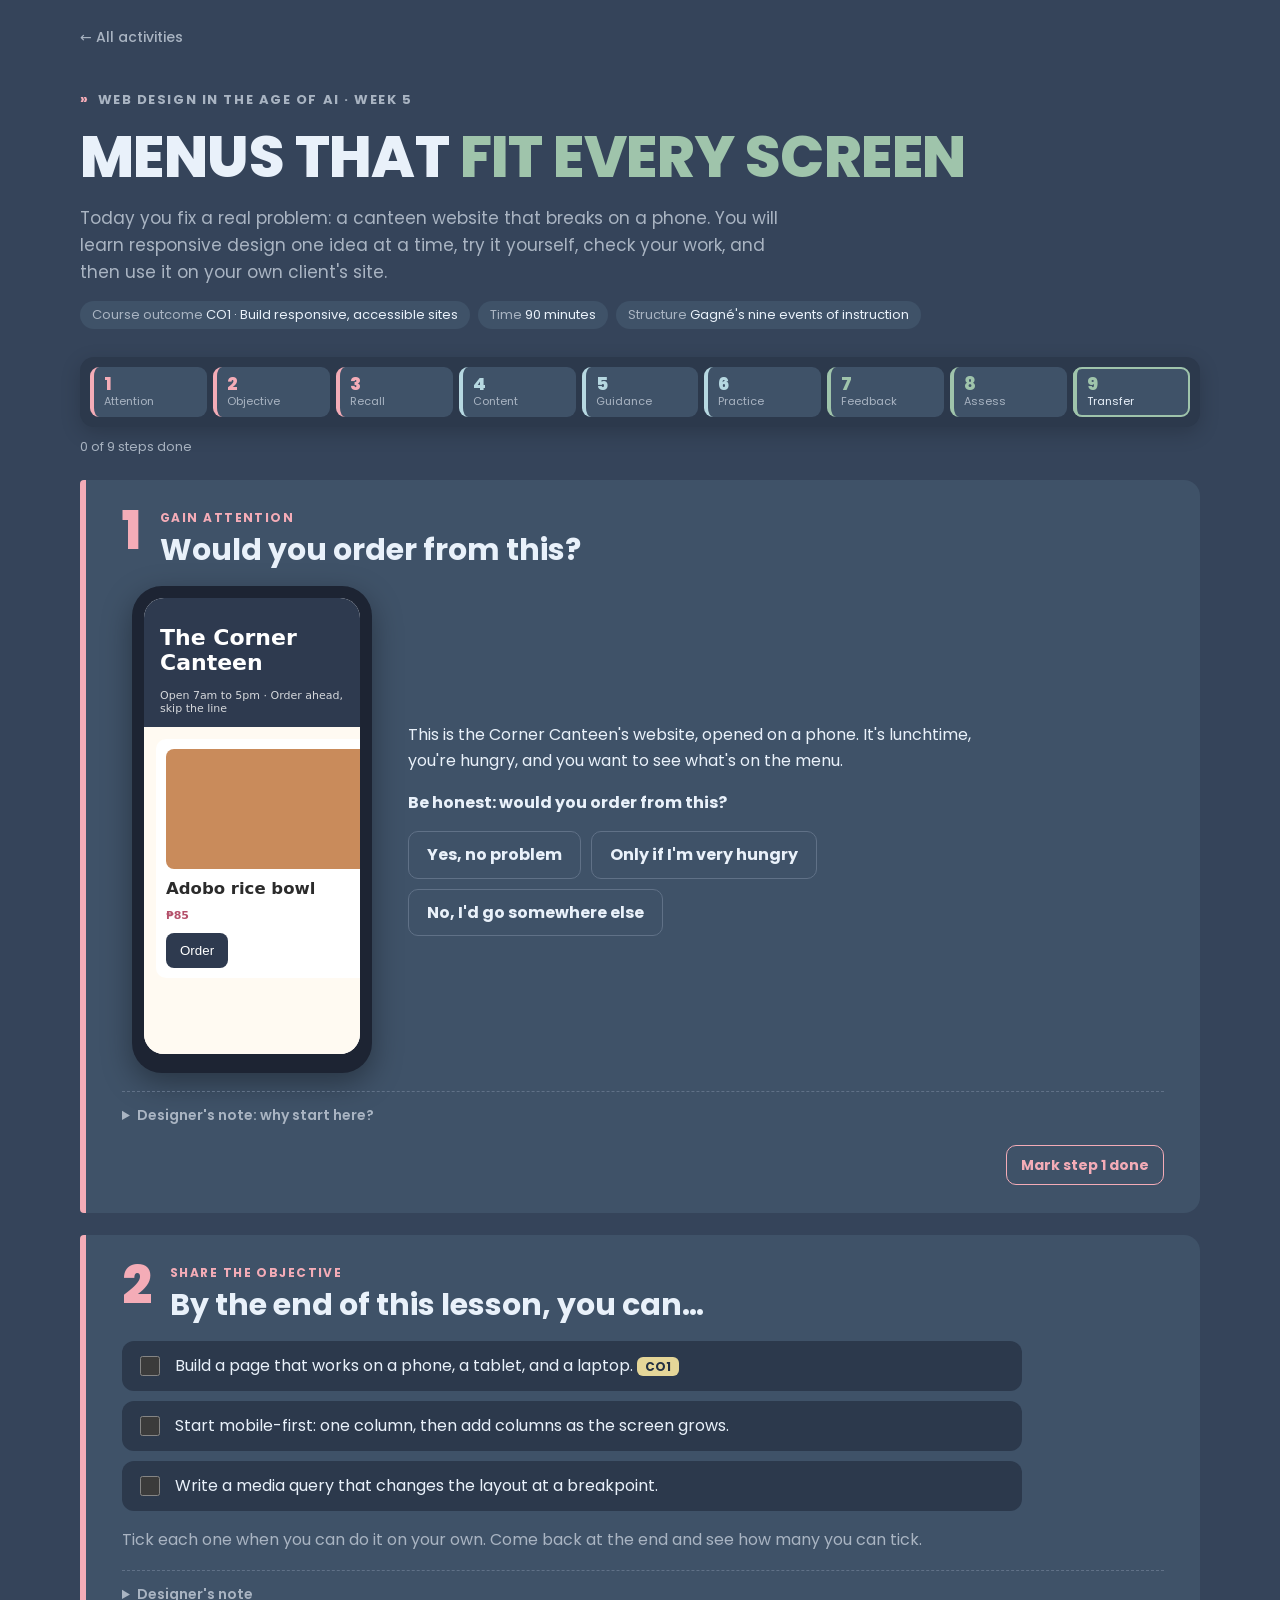
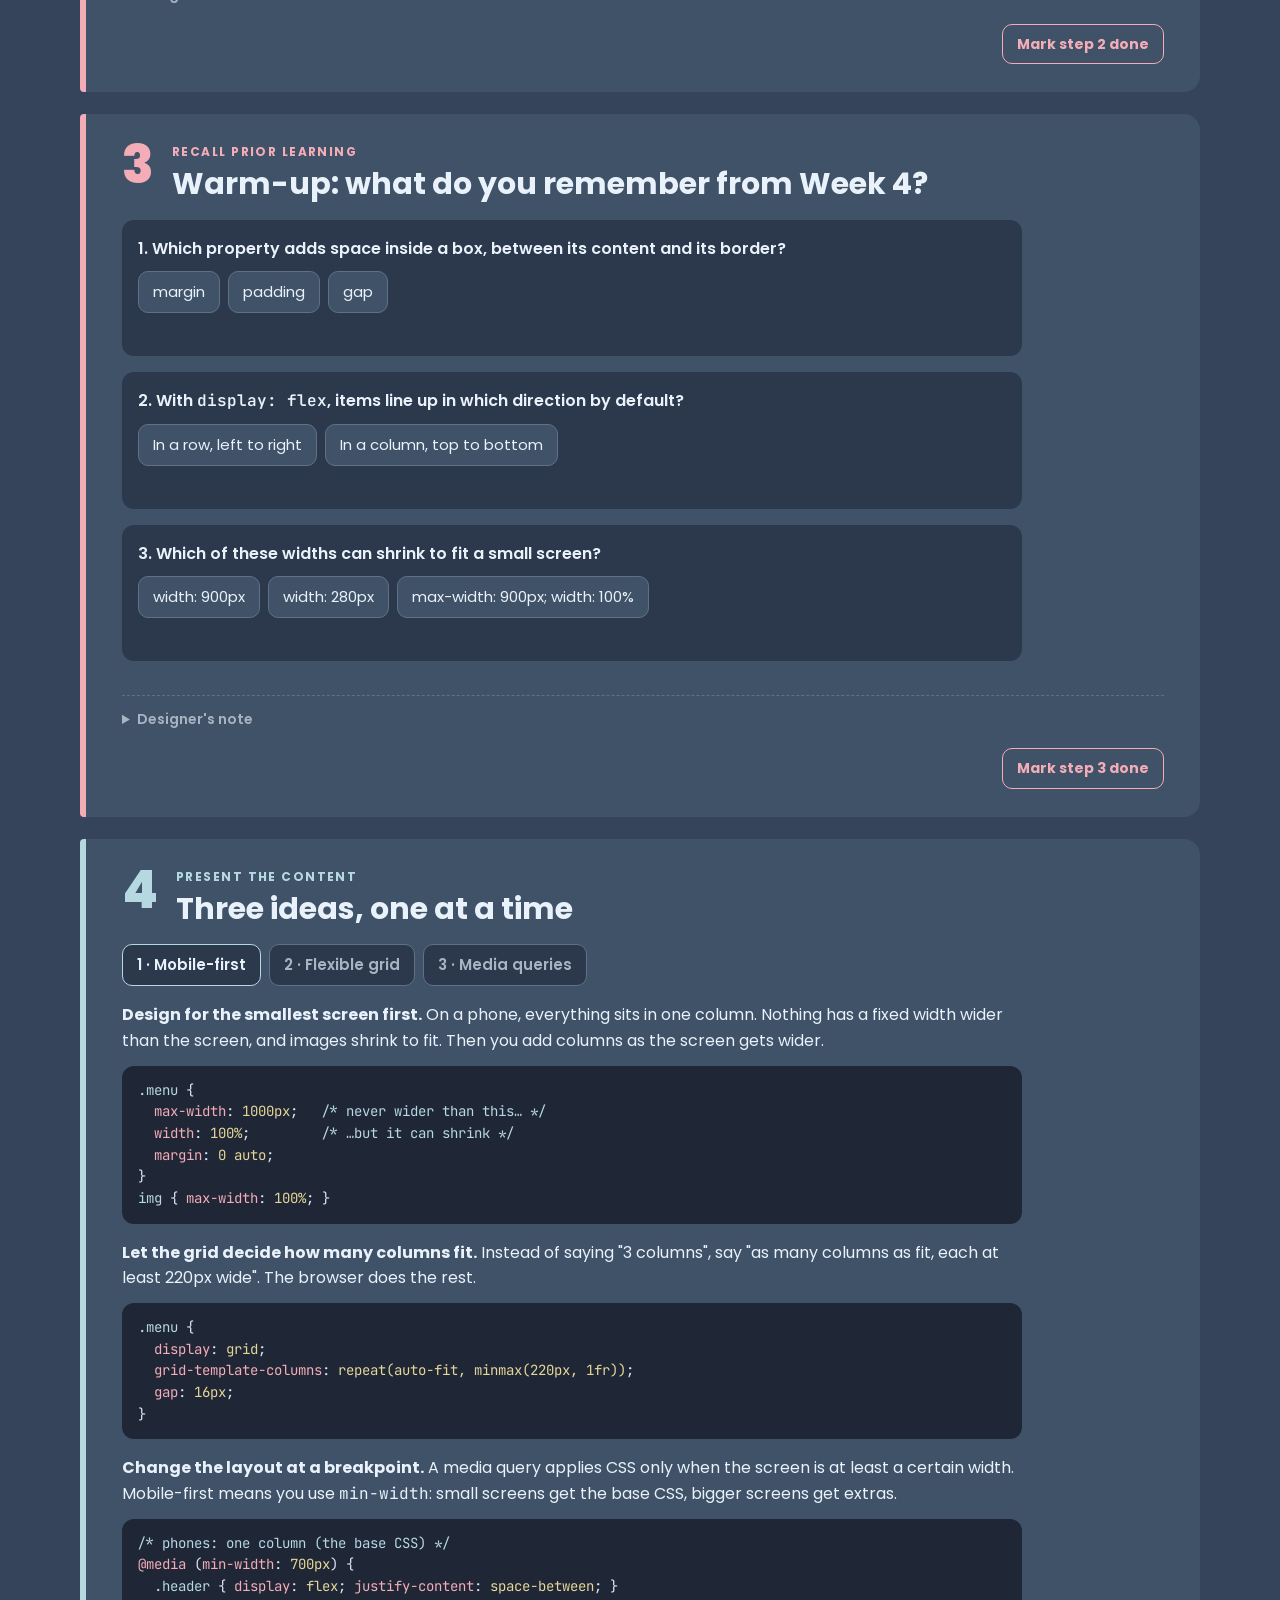
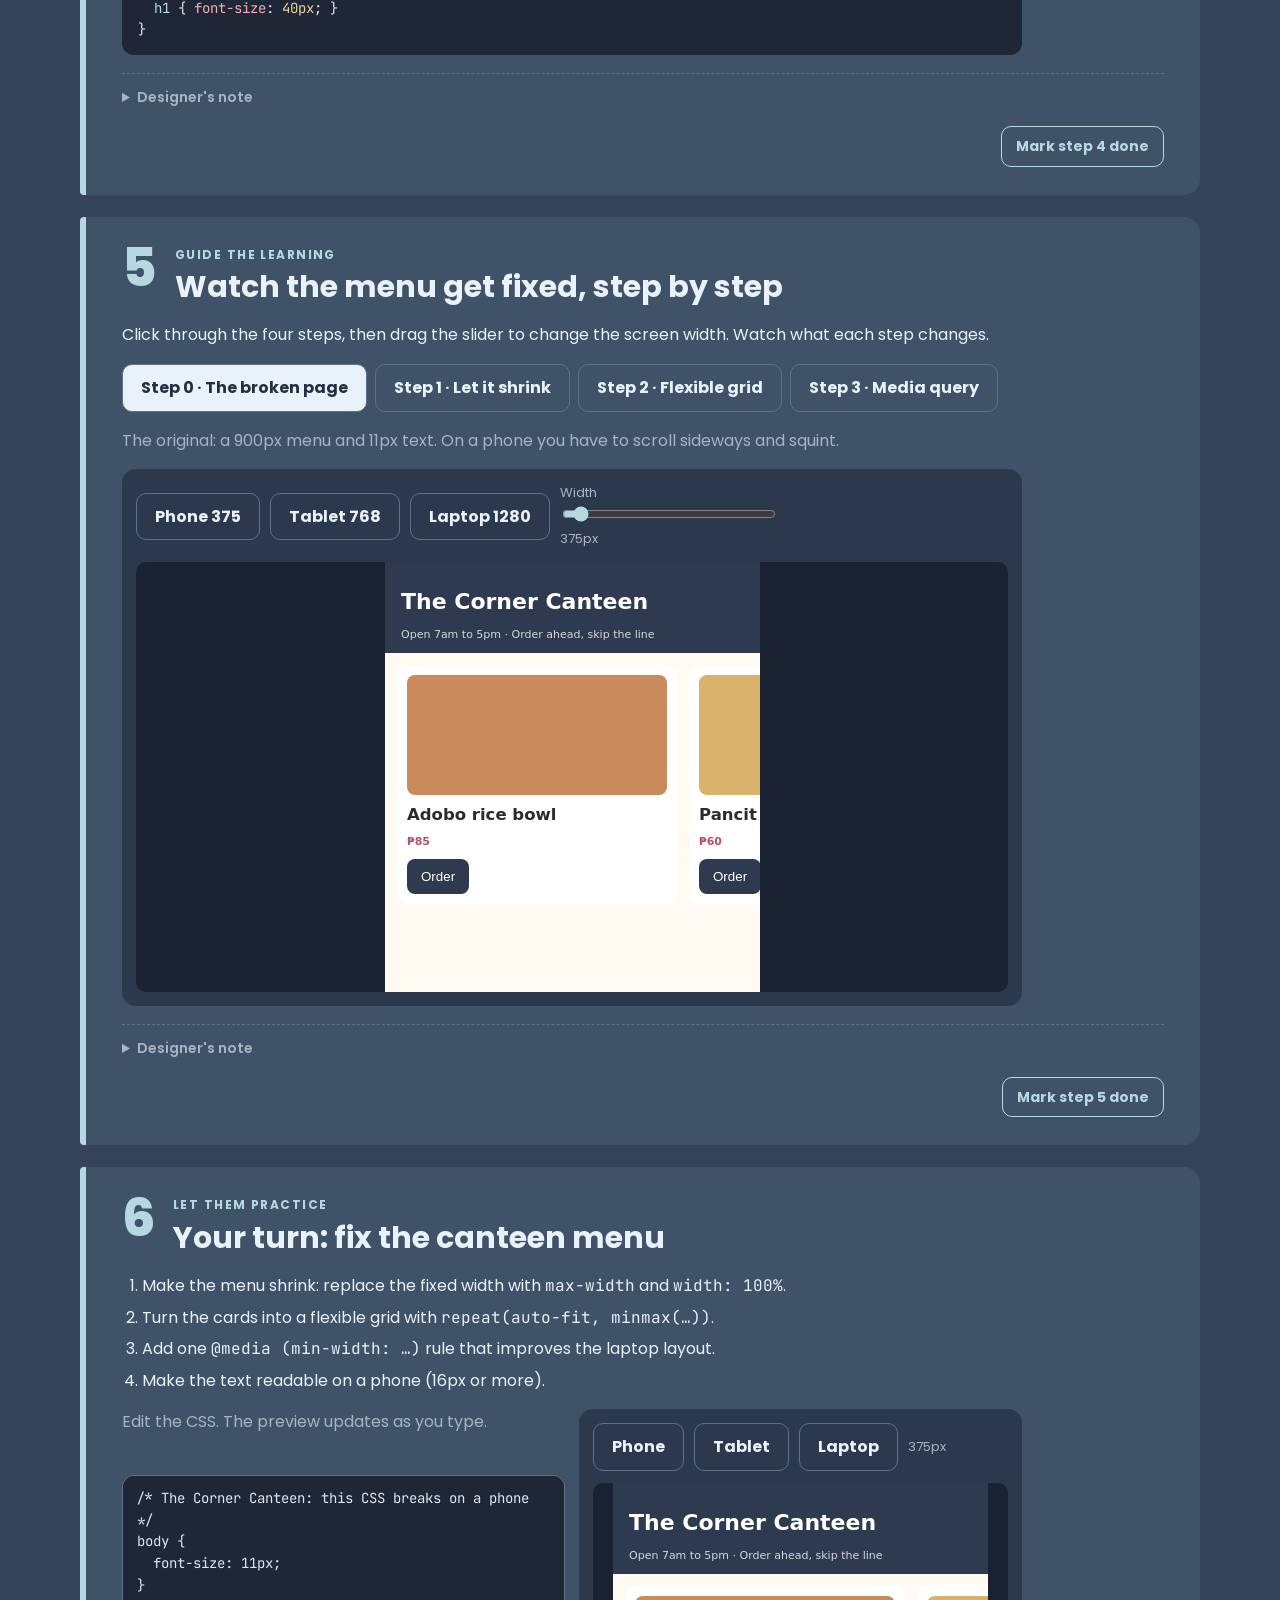
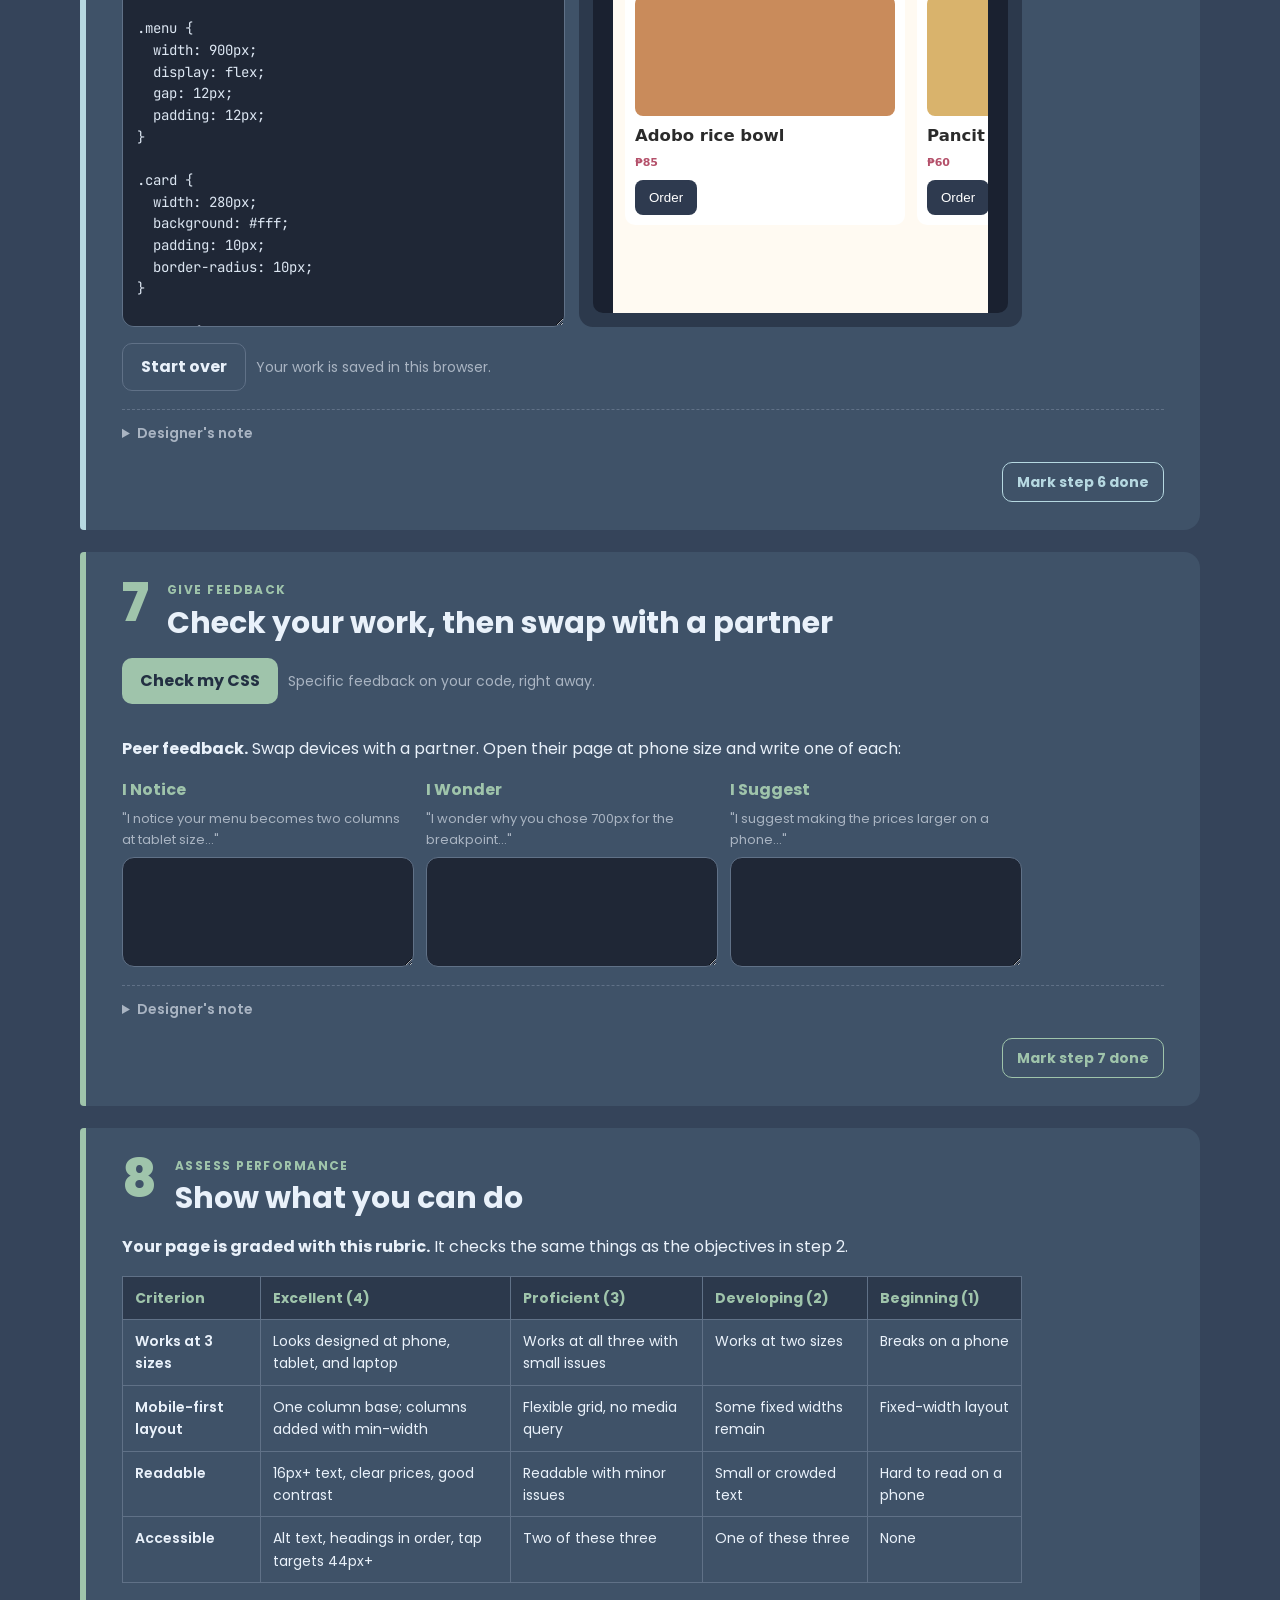
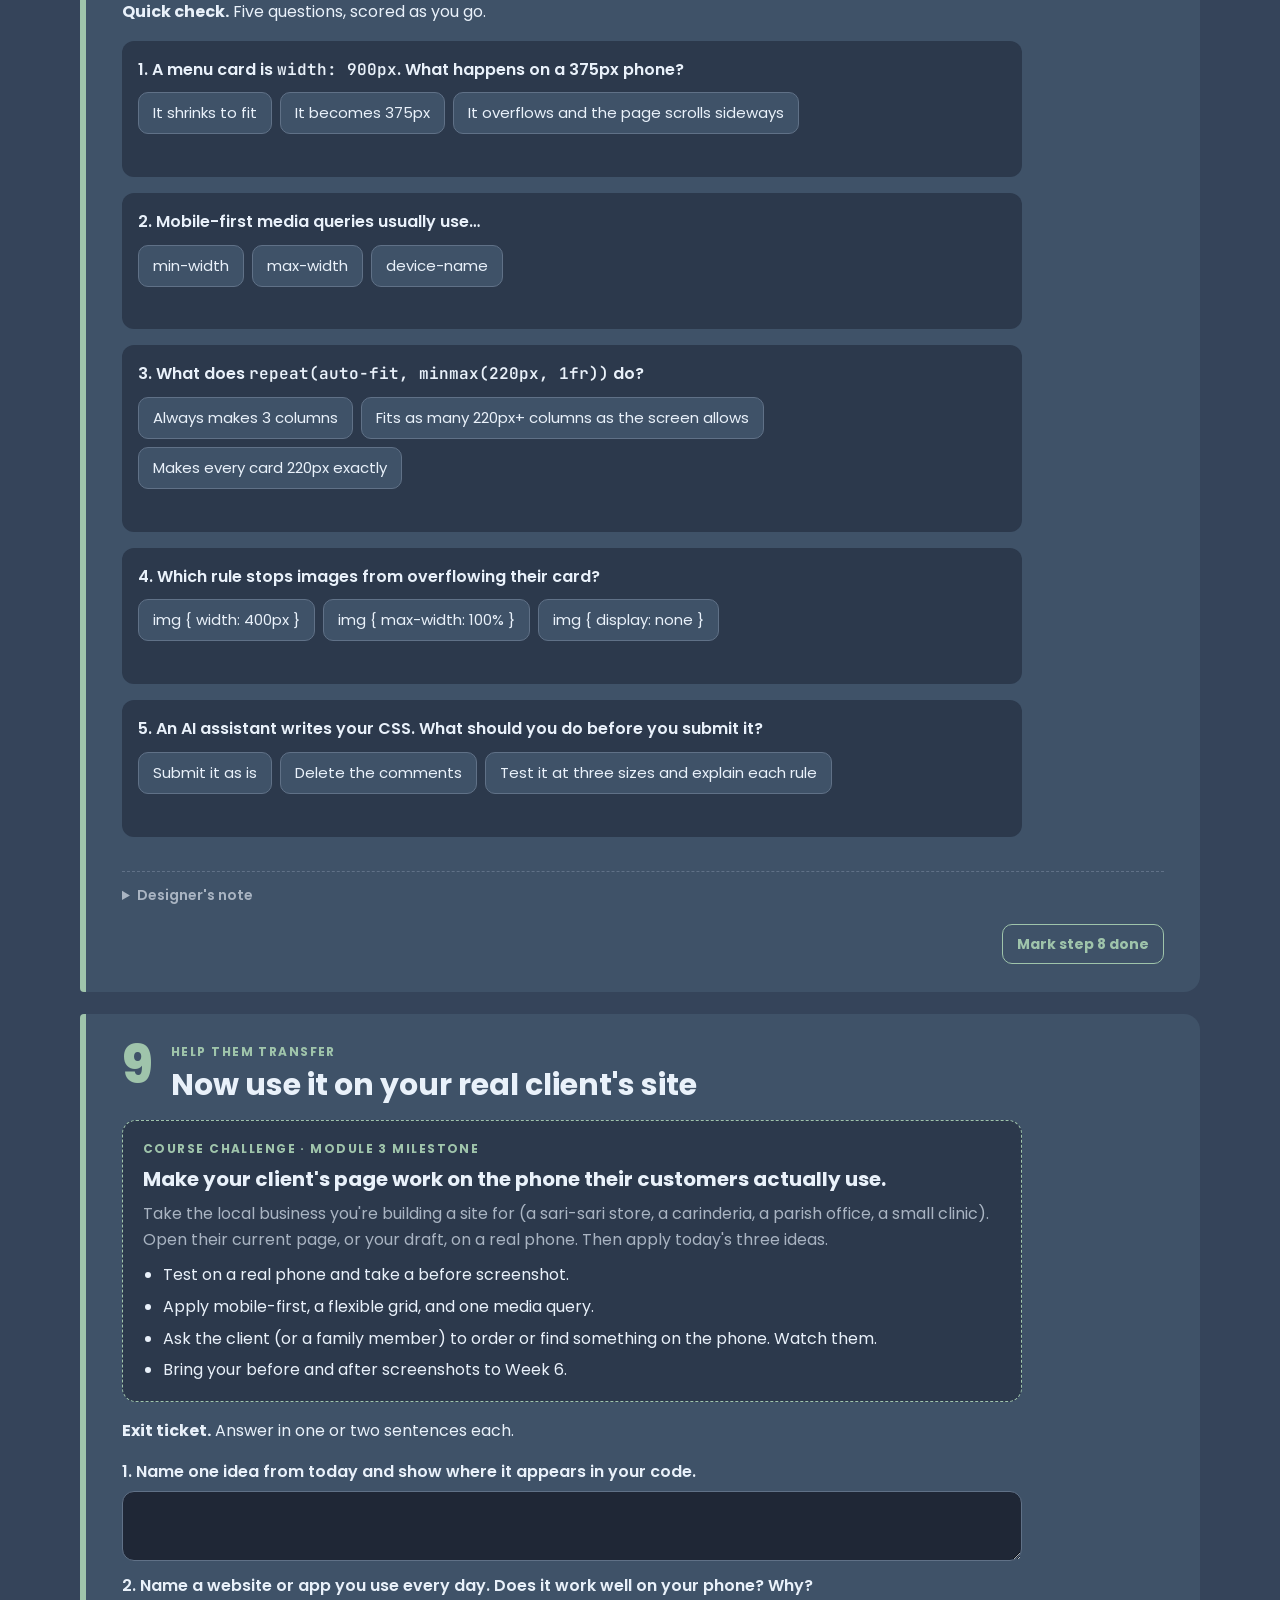
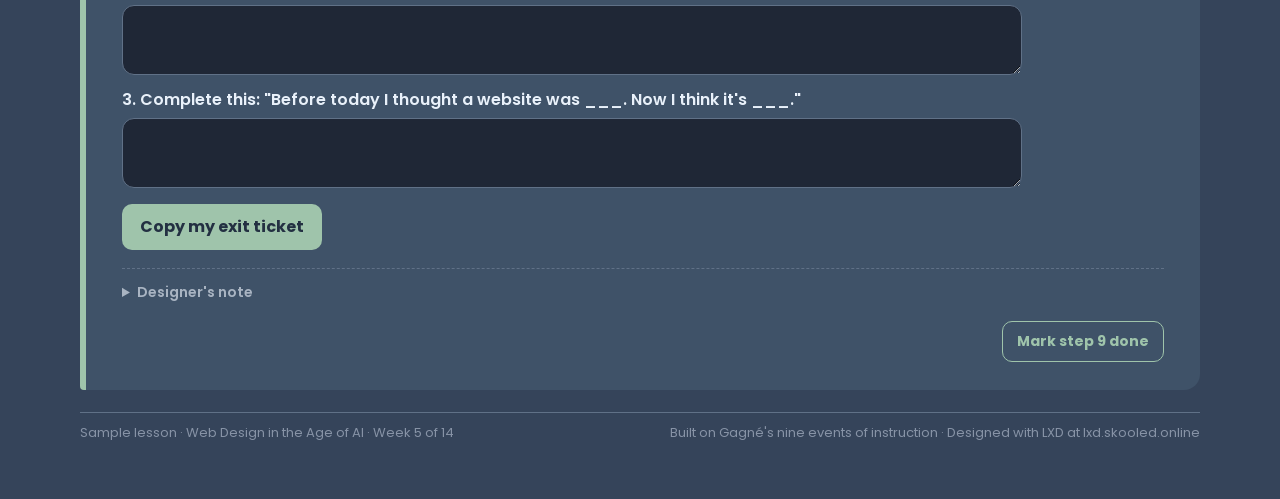
<file: mapua/lesson/index.html>
<!doctype html>
<html lang="en">
<head>
<meta charset="utf-8">
<meta name="viewport" content="width=device-width, initial-scale=1, viewport-fit=cover">
<title>Responsive Design Lesson · Web Design in the Age of AI</title>
<meta name="description" content="A sample Week 5 web design lesson built on Gagné's nine events of instruction, from Lea Abarentos's plenary at Mapúa University, 1 October 2026.">
<meta property="og:title" content="Menus that fit every screen · A lesson in nine events">
<meta property="og:description" content="Gain attention, share the objective, recall, present, guide, practice, feedback, assess, transfer: one responsive design lesson you can click through.">
<meta property="og:image" content="https://events.webprvw.xyz/mapua/og.png">
<meta property="og:url" content="https://events.webprvw.xyz/mapua/lesson/">
<meta name="theme-color" content="#35445A">
<link rel="icon" href="../img/pin-pink.png">
<link rel="preconnect" href="https://fonts.googleapis.com">
<link rel="stylesheet" href="https://fonts.googleapis.com/css2?family=Poppins:wght@400;500;600;700;800&family=JetBrains+Mono:wght@400;600&display=swap">
<style>
:root{
  color-scheme: dark;
  --bg:#35445A; --bg2:#2C394C; --card:#3F5268; --card2:#465a72; --line:#607187;
  --text:#e9f1fa; --muted:#a9b4c2; --faint:#8793a6;
  --pink:#F4ACB7; --blue:#B6D8E1; --green:#9FC4AB; --gold:#E5D698;
  --ok:#9fc4ab; --bad:#f4a3a3;
  --mono:"JetBrains Mono", ui-monospace, Menlo, Consolas, monospace;
  --sans:"Poppins", "Segoe UI", system-ui, -apple-system, sans-serif;
}
*{box-sizing:border-box}
body{background:var(--bg);color:var(--text);font-family:var(--sans);font-size:16px;line-height:1.6;padding-inline:16px;padding-block:0 48px}
a{color:var(--blue)}
.wrap{max-width:1120px;margin:0 auto}
h1,h2,h3{text-wrap:balance;line-height:1.15;margin:0}
p{margin:0}
button{font:inherit;cursor:pointer}
:focus-visible{outline:3px solid var(--gold);outline-offset:2px}

/* header */
.top{padding-block:40px 20px;display:grid;gap:14px}
.eyebrow{font-size:13px;font-weight:700;letter-spacing:.12em;text-transform:uppercase;color:var(--muted);display:flex;gap:8px;align-items:center}
.eyebrow b{color:var(--pink);font-weight:800}
.top h1{font-size:clamp(32px,6vw,58px);font-weight:800;text-transform:uppercase;letter-spacing:-.01em}
.top h1 span{color:var(--green)}
.lede{color:var(--muted);max-width:64ch;font-size:17px}
.meta{display:flex;flex-wrap:wrap;gap:8px}
.chip{font-size:13px;padding:4px 12px;border-radius:999px;background:var(--card);color:var(--text)}
.chip i{font-style:normal;color:var(--muted)}

/* event rail */
.rail{position:sticky;top:env(safe-area-inset-top,0px);z-index:5;background:var(--bg2);border-radius:14px;padding:10px;margin-block:8px 28px;display:grid;grid-template-columns:repeat(9,minmax(0,1fr));gap:6px;box-shadow:0 6px 20px rgba(0,0,0,.18)}
.rail a{display:flex;flex-direction:column;align-items:flex-start;gap:2px;padding:8px 10px;border-radius:9px;text-decoration:none;color:var(--muted);background:var(--card);border-left:4px solid var(--c);min-width:0}
.rail a strong{font-size:18px;font-weight:800;color:var(--c);line-height:1}
.rail a span{font-size:11px;line-height:1.25;overflow:hidden;text-overflow:ellipsis;white-space:nowrap;max-width:100%}
.rail a.done{background:var(--card2)}
.rail a.done strong::after{content:" ✓";font-size:12px}
.rail a.here{outline:2px solid var(--c);outline-offset:-2px;color:var(--text)}
@media (max-width:860px){.rail{grid-template-columns:repeat(9,minmax(34px,1fr));}.rail a span{display:none}.rail a{align-items:center;padding:8px 4px}}
.progress{font-size:13px;color:var(--muted);margin-top:-18px;margin-bottom:22px}

/* event sections */
.event{--c:var(--pink);background:var(--card);border-left:6px solid var(--c);border-radius:4px 16px 16px 4px;padding:28px clamp(18px,3vw,36px);margin-bottom:22px;display:grid;gap:18px;scroll-margin-top:110px}
.ev-head{display:grid;grid-template-columns:auto 1fr;gap:6px 18px;align-items:start}
.ev-num{font-size:52px;font-weight:800;color:var(--c);line-height:.9;grid-row:span 2}
.ev-kicker{font-size:12px;font-weight:700;letter-spacing:.12em;text-transform:uppercase;color:var(--c)}
.ev-head h2{font-size:clamp(22px,3vw,30px);font-weight:700}
.ev-body{display:grid;gap:16px;max-width:900px}
.muted{color:var(--muted)}
.note{border-top:1px dashed var(--line);padding-top:12px}
.note summary{cursor:pointer;color:var(--muted);font-size:14px;font-weight:600}
.note p{color:var(--muted);font-size:14px;margin-top:8px;max-width:75ch}
.btn{background:var(--c);color:#233042;border:0;border-radius:10px;padding:10px 18px;font-weight:700}
.btn.ghost{background:transparent;color:var(--text);border:1.5px solid var(--line)}
.btn[aria-pressed="true"]{background:var(--text);color:#233042}
.row{display:flex;flex-wrap:wrap;gap:10px;align-items:center}
.mark{margin-left:auto}
.done-btn{background:transparent;border:1.5px solid var(--c);color:var(--c);border-radius:10px;padding:8px 14px;font-weight:700;font-size:14px}
.done-btn[aria-pressed="true"]{background:var(--c);color:#233042}

/* 1 hook */
.hook{display:grid;grid-template-columns:260px 1fr;gap:26px;align-items:center}
@media (max-width:700px){.hook{grid-template-columns:1fr}}
.phone{width:240px;max-width:100%;aspect-ratio:9/18;background:#1d2433;border-radius:30px;padding:12px;margin:0 auto;box-shadow:0 10px 30px rgba(0,0,0,.35)}
.phone iframe{width:100%;height:100%;border:0;border-radius:20px;background:#fff}
.reply{font-size:15px;background:var(--bg2);border-radius:12px;padding:14px 16px}

/* 2 objective */
.obj{display:grid;gap:10px}
.obj label{display:flex;gap:12px;align-items:flex-start;background:var(--bg2);border-radius:12px;padding:12px 14px;cursor:pointer}
.obj input{width:20px;height:20px;accent-color:var(--pink);margin-top:3px;flex:none}
.tag{font-size:12px;font-weight:700;color:#233042;background:var(--gold);border-radius:6px;padding:1px 8px;white-space:nowrap}

/* quizzes */
.q{background:var(--bg2);border-radius:12px;padding:16px;display:grid;gap:10px}
.q p{font-weight:600}
.opts{display:flex;flex-wrap:wrap;gap:8px}
.opt{background:var(--card);border:1.5px solid var(--line);color:var(--text);border-radius:10px;padding:8px 14px;font-size:15px}
.opt.right{border-color:var(--ok);background:#3f5a4c}
.opt.wrong{border-color:var(--bad);background:#5a3f46}
.fb{font-size:14px;color:var(--muted);min-height:1.2em}
.score{font-weight:700;color:var(--c)}

/* 4 tabs + code */
.tabs{display:flex;flex-wrap:wrap;gap:8px}
.tab{background:var(--bg2);border:1.5px solid var(--line);color:var(--muted);border-radius:10px;padding:8px 14px;font-weight:600;font-size:15px}
.tab[aria-selected="true"]{border-color:var(--c);color:var(--text)}
.panel{display:grid;gap:12px}
pre{margin:0;background:#1f2736;color:#dce6f2;border-radius:12px;padding:14px 16px;overflow-x:auto;font-family:var(--mono);font-size:14px;line-height:1.55}
code{font-family:var(--mono)}
.k{color:var(--pink)} .p{color:var(--blue)} .v{color:var(--gold)}

/* device preview */
.stage{background:var(--bg2);border-radius:14px;padding:14px;display:grid;gap:12px}
.viewport{position:relative;height:430px;overflow:hidden;border-radius:10px;background:#1a2130}
.viewport iframe{position:absolute;top:0;left:0;border:0;background:#fff;transform-origin:0 0}
.size{font-size:13px;color:var(--muted);font-variant-numeric:tabular-nums}
input[type=range]{accent-color:var(--blue);width:min(360px,100%)}
.steps{display:flex;flex-wrap:wrap;gap:8px}

/* 6 editor */
.editor{display:grid;grid-template-columns:1fr 1fr;gap:14px}
@media (max-width:860px){.editor{grid-template-columns:1fr}}
textarea{width:100%;background:#1f2736;color:#dce6f2;border:1.5px solid var(--line);border-radius:12px;padding:12px 14px;font-family:var(--mono);font-size:14px;line-height:1.55;resize:vertical}
#css{min-height:420px}
.task{display:grid;gap:6px;padding-left:20px;margin:0}

/* 7 checks */
.checks{display:grid;gap:8px;list-style:none;padding:0;margin:0}
.checks li{display:grid;grid-template-columns:28px 1fr;gap:8px;background:var(--bg2);border-radius:10px;padding:10px 12px;font-size:15px}
.checks li b{font-size:18px;line-height:1.3}
.checks li.ok b{color:var(--ok)} .checks li.no b{color:var(--bad)}
.nws{display:grid;grid-template-columns:repeat(3,minmax(0,1fr));gap:12px}
@media (max-width:760px){.nws{grid-template-columns:1fr}}
.nws label{display:grid;gap:6px;font-weight:700;color:var(--c)}
.nws textarea{min-height:110px;font-family:var(--sans)}
.hint{font-size:13px;color:var(--muted);font-weight:400}

/* 8 rubric */
.table-wrap{overflow-x:auto}
table{border-collapse:collapse;width:100%;min-width:640px;font-size:14px}
th,td{border:1px solid var(--line);padding:10px 12px;text-align:left;vertical-align:top}
th{background:var(--bg2);color:var(--c);font-weight:700}
td:first-child{font-weight:600}

/* 9 transfer */
.challenge{background:var(--bg2);border-radius:14px;padding:18px 20px;display:grid;gap:10px;border:1.5px dashed var(--c)}
.challenge h3{font-size:20px}
.exit{display:grid;gap:12px}
.exit label{display:grid;gap:6px;font-weight:600}
.exit textarea{min-height:70px;font-family:var(--sans)}
.toast{font-size:14px;color:var(--ok);min-height:1.2em}

footer{color:var(--faint);font-size:13px;display:flex;flex-wrap:wrap;gap:6px 18px;justify-content:space-between;padding-top:10px;border-top:1px solid var(--line)}
@media (prefers-reduced-motion:reduce){*{scroll-behavior:auto!important;transition:none!important}}
html{scroll-behavior:smooth}
.back{display:inline-block;margin-top:18px;color:var(--muted);text-decoration:none;font-size:14px;font-weight:500}
.back:hover{color:var(--text)}
</style>
</head>
<body>

<div class="wrap">
  <a class="back" href="../">&larr; All activities</a>
  <header class="top">
    <div class="eyebrow"><b>»</b> Web Design in the Age of AI · Week 5</div>
    <h1>Menus that <span>fit every screen</span></h1>
    <p class="lede">Today you fix a real problem: a canteen website that breaks on a phone. You will learn responsive design one idea at a time, try it yourself, check your work, and then use it on your own client's site.</p>
    <div class="meta">
      <span class="chip"><i>Course outcome</i> CO1 · Build responsive, accessible sites</span>
      <span class="chip"><i>Time</i> 90 minutes</span>
      <span class="chip"><i>Structure</i> Gagné's nine events of instruction</span>
    </div>
  </header>

  <nav class="rail" id="rail" aria-label="Lesson steps">
    <a href="#e1" style="--c:var(--pink)"><strong>1</strong><span>Attention</span></a>
    <a href="#e2" style="--c:var(--pink)"><strong>2</strong><span>Objective</span></a>
    <a href="#e3" style="--c:var(--pink)"><strong>3</strong><span>Recall</span></a>
    <a href="#e4" style="--c:var(--blue)"><strong>4</strong><span>Content</span></a>
    <a href="#e5" style="--c:var(--blue)"><strong>5</strong><span>Guidance</span></a>
    <a href="#e6" style="--c:var(--blue)"><strong>6</strong><span>Practice</span></a>
    <a href="#e7" style="--c:var(--green)"><strong>7</strong><span>Feedback</span></a>
    <a href="#e8" style="--c:var(--green)"><strong>8</strong><span>Assess</span></a>
    <a href="#e9" style="--c:var(--green)"><strong>9</strong><span>Transfer</span></a>
  </nav>
  <p class="progress" id="progress">0 of 9 steps done</p>

  <!-- 1 -->
  <section class="event" id="e1" style="--c:var(--pink)">
    <div class="ev-head">
      <div class="ev-num">1</div>
      <div class="ev-kicker">Gain attention</div>
      <h2>Would you order from this?</h2>
    </div>
    <div class="ev-body">
      <div class="hook">
        <div class="phone" aria-label="The canteen website on a phone"><iframe id="hookFrame" title="Broken canteen website on a phone" tabindex="-1"></iframe></div>
        <div class="ev-body">
          <p>This is the Corner Canteen's website, opened on a phone. It's lunchtime, you're hungry, and you want to see what's on the menu.</p>
          <p><strong>Be honest: would you order from this?</strong></p>
          <div class="row" role="group" aria-label="Your answer">
            <button class="btn ghost vote" data-v="yes">Yes, no problem</button>
            <button class="btn ghost vote" data-v="maybe">Only if I'm very hungry</button>
            <button class="btn ghost vote" data-v="no">No, I'd go somewhere else</button>
          </div>
          <p class="reply" id="hookReply" hidden></p>
        </div>
      </div>
    </div>
    <details class="note"><summary>Designer's note: why start here?</summary>
      <p>Gagné's first event gains attention. A real, local, slightly funny problem makes students care before any CSS appears. The vote is emotional engagement: they feel the customer's frustration, so the fix matters to them.</p></details>
    <div class="row"><button class="done-btn mark" data-step="1" aria-pressed="false">Mark step 1 done</button></div>
  </section>

  <!-- 2 -->
  <section class="event" id="e2" style="--c:var(--pink)">
    <div class="ev-head">
      <div class="ev-num">2</div>
      <div class="ev-kicker">Share the objective</div>
      <h2>By the end of this lesson, you can…</h2>
    </div>
    <div class="ev-body">
      <div class="obj">
        <label><input type="checkbox" id="o1"> <span>Build a page that works on a phone, a tablet, and a laptop. <span class="tag">CO1</span></span></label>
        <label><input type="checkbox" id="o2"> <span>Start mobile-first: one column, then add columns as the screen grows.</span></label>
        <label><input type="checkbox" id="o3"> <span>Write a media query that changes the layout at a breakpoint.</span></label>
      </div>
      <p class="muted">Tick each one when you can do it on your own. Come back at the end and see how many you can tick.</p>
    </div>
    <details class="note"><summary>Designer's note</summary>
      <p>Objectives are written as things students can do and check themselves. Each one is proven later: in the practice (event 6), the automatic check (event 7), and the rubric (event 8). That's alignment you can see.</p></details>
    <div class="row"><button class="done-btn mark" data-step="2" aria-pressed="false">Mark step 2 done</button></div>
  </section>

  <!-- 3 -->
  <section class="event" id="e3" style="--c:var(--pink)">
    <div class="ev-head">
      <div class="ev-num">3</div>
      <div class="ev-kicker">Recall prior learning</div>
      <h2>Warm-up: what do you remember from Week 4?</h2>
    </div>
    <div class="ev-body quiz" data-quiz="warm">
      <div class="q" data-answer="1"><p>1. Which property adds space inside a box, between its content and its border?</p>
        <div class="opts"><button class="opt">margin</button><button class="opt">padding</button><button class="opt">gap</button></div>
        <p class="fb" data-right="Yes. Padding is inside the border; margin is outside." data-wrong="Not quite. Margin is outside the border. Padding is the space inside."></p></div>
      <div class="q" data-answer="0"><p>2. With <code>display: flex</code>, items line up in which direction by default?</p>
        <div class="opts"><button class="opt">In a row, left to right</button><button class="opt">In a column, top to bottom</button></div>
        <p class="fb" data-right="Right. flex-direction is row unless you change it." data-wrong="Close, but the default is row. You change it with flex-direction: column."></p></div>
      <div class="q" data-answer="2"><p>3. Which of these widths can shrink to fit a small screen?</p>
        <div class="opts"><button class="opt">width: 900px</button><button class="opt">width: 280px</button><button class="opt">max-width: 900px; width: 100%</button></div>
        <p class="fb" data-right="Exactly. It can be up to 900px, but never wider than the screen. Remember this one." data-wrong="A fixed pixel width can't shrink. Look for the one that can be smaller than its maximum."></p></div>
      <p class="score" aria-live="polite"></p>
    </div>
    <details class="note"><summary>Designer's note</summary>
      <p>Recall connects new learning to what students already know. Question 3 quietly sets up today's key idea, so the content in event 4 feels like the next step, not a new topic.</p></details>
    <div class="row"><button class="done-btn mark" data-step="3" aria-pressed="false">Mark step 3 done</button></div>
  </section>

  <!-- 4 -->
  <section class="event" id="e4" style="--c:var(--blue)">
    <div class="ev-head">
      <div class="ev-num">4</div>
      <div class="ev-kicker">Present the content</div>
      <h2>Three ideas, one at a time</h2>
    </div>
    <div class="ev-body">
      <div class="tabs" role="tablist" aria-label="Three ideas">
        <button class="tab" role="tab" id="t1" aria-controls="p1" aria-selected="true">1 · Mobile-first</button>
        <button class="tab" role="tab" id="t2" aria-controls="p2" aria-selected="false">2 · Flexible grid</button>
        <button class="tab" role="tab" id="t3" aria-controls="p3" aria-selected="false">3 · Media queries</button>
      </div>
      <div class="panel" role="tabpanel" id="p1" aria-labelledby="t1">
        <p><strong>Design for the smallest screen first.</strong> On a phone, everything sits in one column. Nothing has a fixed width wider than the screen, and images shrink to fit. Then you add columns as the screen gets wider.</p>
<pre><code><span class="p">.menu</span> {
  <span class="k">max-width</span>: <span class="v">1000px</span>;   <span class="p">/* never wider than this… */</span>
  <span class="k">width</span>: <span class="v">100%</span>;         <span class="p">/* …but it can shrink */</span>
  <span class="k">margin</span>: <span class="v">0 auto</span>;
}
<span class="p">img</span> { <span class="k">max-width</span>: <span class="v">100%</span>; }</code></pre>
      </div>
      <div class="panel" role="tabpanel" id="p2" aria-labelledby="t2" hidden>
        <p><strong>Let the grid decide how many columns fit.</strong> Instead of saying "3 columns", say "as many columns as fit, each at least 220px wide". The browser does the rest.</p>
<pre><code><span class="p">.menu</span> {
  <span class="k">display</span>: <span class="v">grid</span>;
  <span class="k">grid-template-columns</span>: <span class="v">repeat(auto-fit, minmax(220px, 1fr))</span>;
  <span class="k">gap</span>: <span class="v">16px</span>;
}</code></pre>
      </div>
      <div class="panel" role="tabpanel" id="p3" aria-labelledby="t3" hidden>
        <p><strong>Change the layout at a breakpoint.</strong> A media query applies CSS only when the screen is at least a certain width. Mobile-first means you use <code>min-width</code>: small screens get the base CSS, bigger screens get extras.</p>
<pre><code><span class="p">/* phones: one column (the base CSS) */</span>
<span class="k">@media</span> (<span class="k">min-width</span>: <span class="v">700px</span>) {
  <span class="p">.header</span> { <span class="k">display</span>: <span class="v">flex</span>; <span class="k">justify-content</span>: <span class="v">space-between</span>; }
  <span class="p">h1</span> { <span class="k">font-size</span>: <span class="v">40px</span>; }
}</code></pre>
      </div>
    </div>
    <details class="note"><summary>Designer's note</summary>
      <p>Content is chunked into three short ideas, each with one code example. Students see one idea at a time instead of a long lecture, which keeps the cognitive load low before they try it.</p></details>
    <div class="row"><button class="done-btn mark" data-step="4" aria-pressed="false">Mark step 4 done</button></div>
  </section>

  <!-- 5 -->
  <section class="event" id="e5" style="--c:var(--blue)">
    <div class="ev-head">
      <div class="ev-num">5</div>
      <div class="ev-kicker">Guide the learning</div>
      <h2>Watch the menu get fixed, step by step</h2>
    </div>
    <div class="ev-body">
      <p>Click through the four steps, then drag the slider to change the screen width. Watch what each step changes.</p>
      <div class="steps" role="group" aria-label="Guided steps">
        <button class="btn ghost gstep" data-g="0" aria-pressed="true">Step 0 · The broken page</button>
        <button class="btn ghost gstep" data-g="1" aria-pressed="false">Step 1 · Let it shrink</button>
        <button class="btn ghost gstep" data-g="2" aria-pressed="false">Step 2 · Flexible grid</button>
        <button class="btn ghost gstep" data-g="3" aria-pressed="false">Step 3 · Media query</button>
      </div>
      <p class="muted" id="gExplain"></p>
      <div class="stage">
        <div class="row">
          <button class="btn ghost dev" data-w="375" data-for="g">Phone 375</button>
          <button class="btn ghost dev" data-w="768" data-for="g">Tablet 768</button>
          <button class="btn ghost dev" data-w="1280" data-for="g">Laptop 1280</button>
          <label class="size" for="gWidth">Width <input type="range" id="gWidth" min="320" max="1280" value="375"> <span id="gWidthOut">375px</span></label>
        </div>
        <div class="viewport" id="gView"><iframe id="gFrame" title="Guided example preview" tabindex="-1"></iframe></div>
      </div>
    </div>
    <details class="note"><summary>Designer's note</summary>
      <p>Guidance means worked examples with cues. Each step changes one thing, and the resizable preview makes the effect visible immediately. This is the "I do, we do" moment before students work alone.</p></details>
    <div class="row"><button class="done-btn mark" data-step="5" aria-pressed="false">Mark step 5 done</button></div>
  </section>

  <!-- 6 -->
  <section class="event" id="e6" style="--c:var(--blue)">
    <div class="ev-head">
      <div class="ev-num">6</div>
      <div class="ev-kicker">Let them practice</div>
      <h2>Your turn: fix the canteen menu</h2>
    </div>
    <div class="ev-body">
      <ol class="task">
        <li>Make the menu shrink: replace the fixed width with <code>max-width</code> and <code>width: 100%</code>.</li>
        <li>Turn the cards into a flexible grid with <code>repeat(auto-fit, minmax(…))</code>.</li>
        <li>Add one <code>@media (min-width: …)</code> rule that improves the laptop layout.</li>
        <li>Make the text readable on a phone (16px or more).</li>
      </ol>
      <div class="editor">
        <label for="css" class="ev-body" style="gap:8px"><span class="muted">Edit the CSS. The preview updates as you type.</span>
          <textarea id="css" spellcheck="false"></textarea></label>
        <div class="stage">
          <div class="row">
            <button class="btn ghost dev" data-w="375" data-for="p">Phone</button>
            <button class="btn ghost dev" data-w="768" data-for="p">Tablet</button>
            <button class="btn ghost dev" data-w="1280" data-for="p">Laptop</button>
            <span class="size" id="pWidthOut">375px</span>
          </div>
          <div class="viewport" id="pView"><iframe id="pFrame" title="Your page preview" tabindex="-1"></iframe></div>
        </div>
      </div>
      <div class="row"><button class="btn ghost" id="resetCss">Start over</button><span class="muted" style="font-size:14px">Your work is saved in this browser.</span></div>
    </div>
    <details class="note"><summary>Designer's note</summary>
      <p>Practice means doing it, not watching it. The task mirrors the guided demo but with a new page, so students must apply the ideas themselves. The live preview lets them test at three screen sizes as they go.</p></details>
    <div class="row"><button class="done-btn mark" data-step="6" aria-pressed="false">Mark step 6 done</button></div>
  </section>

  <!-- 7 -->
  <section class="event" id="e7" style="--c:var(--green)">
    <div class="ev-head">
      <div class="ev-num">7</div>
      <div class="ev-kicker">Give feedback</div>
      <h2>Check your work, then swap with a partner</h2>
    </div>
    <div class="ev-body">
      <div class="row"><button class="btn" id="runCheck">Check my CSS</button><span class="muted" style="font-size:14px">Specific feedback on your code, right away.</span></div>
      <ul class="checks" id="checks" aria-live="polite"></ul>
      <p><strong>Peer feedback.</strong> Swap devices with a partner. Open their page at phone size and write one of each:</p>
      <div class="nws">
        <label for="nw1">I Notice <span class="hint">"I notice your menu becomes two columns at tablet size…"</span><textarea id="nw1"></textarea></label>
        <label for="nw2">I Wonder <span class="hint">"I wonder why you chose 700px for the breakpoint…"</span><textarea id="nw2"></textarea></label>
        <label for="nw3">I Suggest <span class="hint">"I suggest making the prices larger on a phone…"</span><textarea id="nw3"></textarea></label>
      </div>
    </div>
    <details class="note"><summary>Designer's note</summary>
      <p>Feedback should be specific and timely. The automatic check gives instant, code-level feedback; the peer protocol adds a human reader's view. Both happen before the graded assessment, so students can still improve.</p></details>
    <div class="row"><button class="done-btn mark" data-step="7" aria-pressed="false">Mark step 7 done</button></div>
  </section>

  <!-- 8 -->
  <section class="event" id="e8" style="--c:var(--green)">
    <div class="ev-head">
      <div class="ev-num">8</div>
      <div class="ev-kicker">Assess performance</div>
      <h2>Show what you can do</h2>
    </div>
    <div class="ev-body">
      <p><strong>Your page is graded with this rubric.</strong> It checks the same things as the objectives in step 2.</p>
      <div class="table-wrap"><table>
        <thead><tr><th>Criterion</th><th>Excellent (4)</th><th>Proficient (3)</th><th>Developing (2)</th><th>Beginning (1)</th></tr></thead>
        <tbody>
          <tr><td>Works at 3 sizes</td><td>Looks designed at phone, tablet, and laptop</td><td>Works at all three with small issues</td><td>Works at two sizes</td><td>Breaks on a phone</td></tr>
          <tr><td>Mobile-first layout</td><td>One column base; columns added with min-width</td><td>Flexible grid, no media query</td><td>Some fixed widths remain</td><td>Fixed-width layout</td></tr>
          <tr><td>Readable</td><td>16px+ text, clear prices, good contrast</td><td>Readable with minor issues</td><td>Small or crowded text</td><td>Hard to read on a phone</td></tr>
          <tr><td>Accessible</td><td>Alt text, headings in order, tap targets 44px+</td><td>Two of these three</td><td>One of these three</td><td>None</td></tr>
        </tbody>
      </table></div>
      <p><strong>Quick check.</strong> Five questions, scored as you go.</p>
      <div class="ev-body quiz" data-quiz="final">
        <div class="q" data-answer="2"><p>1. A menu card is <code>width: 900px</code>. What happens on a 375px phone?</p>
          <div class="opts"><button class="opt">It shrinks to fit</button><button class="opt">It becomes 375px</button><button class="opt">It overflows and the page scrolls sideways</button></div>
          <p class="fb" data-right="Correct. Fixed widths don't shrink." data-wrong="Fixed pixel widths never shrink, so the page scrolls sideways."></p></div>
        <div class="q" data-answer="0"><p>2. Mobile-first media queries usually use…</p>
          <div class="opts"><button class="opt">min-width</button><button class="opt">max-width</button><button class="opt">device-name</button></div>
          <p class="fb" data-right="Yes. Base CSS for phones, then min-width adds changes for bigger screens." data-wrong="Mobile-first starts small and adds, so it uses min-width."></p></div>
        <div class="q" data-answer="1"><p>3. What does <code>repeat(auto-fit, minmax(220px, 1fr))</code> do?</p>
          <div class="opts"><button class="opt">Always makes 3 columns</button><button class="opt">Fits as many 220px+ columns as the screen allows</button><button class="opt">Makes every card 220px exactly</button></div>
          <p class="fb" data-right="Right. The browser decides the column count for each screen." data-wrong="It adapts: as many columns as fit, each at least 220px wide."></p></div>
        <div class="q" data-answer="1"><p>4. Which rule stops images from overflowing their card?</p>
          <div class="opts"><button class="opt">img { width: 400px }</button><button class="opt">img { max-width: 100% }</button><button class="opt">img { display: none }</button></div>
          <p class="fb" data-right="Yes. The image can be smaller than its natural size, never bigger than its box." data-wrong="Hiding or fixing the size doesn't help. max-width: 100% keeps it inside its box."></p></div>
        <div class="q" data-answer="2"><p>5. An AI assistant writes your CSS. What should you do before you submit it?</p>
          <div class="opts"><button class="opt">Submit it as is</button><button class="opt">Delete the comments</button><button class="opt">Test it at three sizes and explain each rule</button></div>
          <p class="fb" data-right="Exactly. AI drafts, you check and understand it. That's CO2 in this course." data-wrong="AI can be wrong. Test at three sizes and make sure you can explain every rule."></p></div>
        <p class="score" aria-live="polite"></p>
      </div>
    </div>
    <details class="note"><summary>Designer's note</summary>
      <p>Assessment is the proof of the outcome. The rubric criteria match the objectives in event 2 and the checks in event 7, so nothing is graded that wasn't taught and practiced. Question 5 links to CO2: judging AI-written code.</p></details>
    <div class="row"><button class="done-btn mark" data-step="8" aria-pressed="false">Mark step 8 done</button></div>
  </section>

  <!-- 9 -->
  <section class="event" id="e9" style="--c:var(--green)">
    <div class="ev-head">
      <div class="ev-num">9</div>
      <div class="ev-kicker">Help them transfer</div>
      <h2>Now use it on your real client's site</h2>
    </div>
    <div class="ev-body">
      <div class="challenge">
        <p class="ev-kicker">Course challenge · Module 3 milestone</p>
        <h3>Make your client's page work on the phone their customers actually use.</h3>
        <p class="muted">Take the local business you're building a site for (a sari-sari store, a carinderia, a parish office, a small clinic). Open their current page, or your draft, on a real phone. Then apply today's three ideas.</p>
        <ul class="task" style="list-style:disc">
          <li>Test on a real phone and take a before screenshot.</li>
          <li>Apply mobile-first, a flexible grid, and one media query.</li>
          <li>Ask the client (or a family member) to order or find something on the phone. Watch them.</li>
          <li>Bring your before and after screenshots to Week 6.</li>
        </ul>
      </div>
      <p><strong>Exit ticket.</strong> Answer in one or two sentences each.</p>
      <div class="exit">
        <label for="x1">1. Name one idea from today and show where it appears in your code.<textarea id="x1"></textarea></label>
        <label for="x2">2. Name a website or app you use every day. Does it work well on your phone? Why?<textarea id="x2"></textarea></label>
        <label for="x3">3. Complete this: "Before today I thought a website was ___. Now I think it's ___."<textarea id="x3"></textarea></label>
      </div>
      <div class="row"><button class="btn" id="copyExit">Copy my exit ticket</button><span class="toast" id="copyMsg" aria-live="polite"></span></div>
    </div>
    <details class="note"><summary>Designer's note</summary>
      <p>Transfer means using the skill somewhere new. The challenge moves the lesson from a practice canteen page to a real client with real customers. That's challenge-based learning, and it keeps the course outcome, "create a site for a real client", in view every week.</p></details>
    <div class="row"><button class="done-btn mark" data-step="9" aria-pressed="false">Mark step 9 done</button></div>
  </section>

  <footer>
    <span>Sample lesson · Web Design in the Age of AI · Week 5 of 14</span>
    <span>Built on Gagné's nine events of instruction · Designed with LXD at lxd.skooled.online</span>
  </footer>
</div>

<script>
(function(){
  const $ = s => document.querySelector(s), $$ = s => Array.from(document.querySelectorAll(s));
  const store = {
    get(k, d){ try { const v = localStorage.getItem('rdl_' + k); return v === null ? d : JSON.parse(v); } catch(e){ return d; } },
    set(k, v){ try { localStorage.setItem('rdl_' + k, JSON.stringify(v)); } catch(e){} }
  };

  /* ── the canteen page used in the hook, the demo, and the practice ── */
  const MENU = [
    ['Adobo rice bowl','₱85','#c98b5b'], ['Pancit canton','₱60','#d9b36c'], ['Tapsilog','₱95','#b8704e'],
    ['Turon (2 pcs)','₱20','#e0a458'], ['Buko juice','₱35','#b9d9a8'], ['Halo-halo','₱70','#c8a2c8']
  ];
  const cards = MENU.map(([n,p,c]) =>
    `<article class="card"><div class="photo" style="background:${c}" role="img" aria-label="${n}"></div><h2>${n}</h2><p class="price">${p}</p><button>Order</button></article>`).join('');
  const PAGE_HTML = `<header class="header"><h1>The Corner Canteen</h1><p class="hours">Open 7am to 5pm · Order ahead, skip the line</p></header><main class="menu">${cards}</main>`;
  const BASE = `*{box-sizing:border-box}body{margin:0;font-family:system-ui,sans-serif;background:#fffaf2;color:#2b2b2b}.photo{height:120px;border-radius:8px}.price{font-weight:700;color:#b4506a}button{background:#2e3a4f;color:#fff;border:0;border-radius:8px;padding:10px 14px}h2{margin:10px 0 4px}.header{padding:12px 16px;background:#2e3a4f;color:#fff}.hours{margin:4px 0 0;opacity:.8}`;
  const BROKEN = `/* The Corner Canteen: this CSS breaks on a phone */
body {
  font-size: 11px;
}

.menu {
  width: 900px;
  display: flex;
  gap: 12px;
  padding: 12px;
}

.card {
  width: 280px;
  background: #fff;
  padding: 10px;
  border-radius: 10px;
}

.photo {
  width: 260px;
}
`;
  const GUIDED = [
    { css: BROKEN, say: 'The original: a 900px menu and 11px text. On a phone you have to scroll sideways and squint.' },
    { css: `body { font-size: 17px; }
.menu { max-width: 1000px; width: 100%; margin: 0 auto; display: flex; flex-direction: column; gap: 12px; padding: 12px; }
.card { background: #fff; padding: 12px; border-radius: 10px; }
.photo { width: 100%; }`, say: 'Step 1: max-width with width: 100% lets the menu shrink, one card per row, and 17px text is readable. It works on a phone, but a laptop wastes space.' },
    { css: `body { font-size: 17px; }
.menu { max-width: 1000px; width: 100%; margin: 0 auto; display: grid; grid-template-columns: repeat(auto-fit, minmax(220px, 1fr)); gap: 16px; padding: 12px; }
.card { background: #fff; padding: 12px; border-radius: 10px; }
.photo { width: 100%; }`, say: 'Step 2: a flexible grid. One column on a phone, two on a tablet, three or more on a laptop. Drag the slider and watch the columns appear.' },
    { css: `body { font-size: 17px; }
.menu { max-width: 1000px; width: 100%; margin: 0 auto; display: grid; grid-template-columns: repeat(auto-fit, minmax(220px, 1fr)); gap: 16px; padding: 12px; }
.card { background: #fff; padding: 12px; border-radius: 10px; }
.photo { width: 100%; }
@media (min-width: 700px) {
  .header { display: flex; justify-content: space-between; align-items: center; padding: 20px 32px; }
  h1 { font-size: 40px; margin: 0; }
  .photo { height: 160px; }
}`, say: 'Step 3: a media query. At 700px and wider, the header spreads out, the title grows, and the photos get taller. Below 700px, nothing changes.' }
  ];
  const doc = css => `<!doctype html><html><head><meta charset="utf-8"><meta name="viewport" content="width=device-width,initial-scale=1"><style>${BASE}\n${css}</style></head><body>${PAGE_HTML}</body></html>`;

  /* ── device previews: real iframe at the chosen width, scaled to fit ── */
  function fit(view, frame, w){
    const box = view.clientWidth || 600, h = view.clientHeight;
    const s = Math.min(1, box / w);
    frame.style.width = w + 'px';
    frame.style.height = (h / s) + 'px';
    frame.style.transform = `scale(${s})`;
    frame.style.left = Math.max(0, (box - w * s) / 2) + 'px';
  }
  const views = { g: { view: $('#gView'), frame: $('#gFrame'), w: 375, out: $('#gWidthOut') },
                  p: { view: $('#pView'), frame: $('#pFrame'), w: 375, out: $('#pWidthOut') } };
  function setWidth(k, w){
    const v = views[k]; v.w = w; fit(v.view, v.frame, w);
    if (v.out) v.out.textContent = w + 'px';
    if (k === 'g') $('#gWidth').value = w;
  }
  $$('.dev').forEach(b => b.addEventListener('click', () => setWidth(b.dataset.for, +b.dataset.w)));
  $('#gWidth').addEventListener('input', e => setWidth('g', +e.target.value));
  window.addEventListener('resize', () => Object.keys(views).forEach(k => setWidth(k, views[k].w)));

  /* 1: hook */
  $('#hookFrame').srcdoc = doc(BROKEN).replace('width=device-width,initial-scale=1', 'width=900');
  const replies = {
    yes: "You're patient! Most customers aren't. They pinch, zoom, scroll sideways, and give up. Let's make it easy for them.",
    maybe: "Honest answer. You'd struggle through it, but many customers would just walk to the next stall. Let's fix that.",
    no: "Same here. A site that doesn't fit the phone loses the customer. By the end of today, you'll know how to fix it."
  };
  $$('.vote').forEach(b => b.addEventListener('click', () => {
    $$('.vote').forEach(x => x.setAttribute('aria-pressed', x === b));
    const r = $('#hookReply'); r.hidden = false; r.textContent = replies[b.dataset.v];
  }));

  /* 2: objectives remembered */
  ['o1','o2','o3'].forEach(id => { const el = $('#' + id); el.checked = store.get(id, false); el.addEventListener('change', () => store.set(id, el.checked)); });

  /* 3 & 8: quizzes */
  $$('.quiz').forEach(qz => {
    const qs = Array.from(qz.querySelectorAll('.q')), score = qz.querySelector('.score');
    const update = () => {
      const answered = qs.filter(q => q.dataset.done), right = qs.filter(q => q.dataset.done === 'right').length;
      if (answered.length) score.textContent = `${right} of ${qs.length} correct` + (answered.length === qs.length ? (right === qs.length ? '. Excellent!' : '. Try the ones you missed again.') : '');
    };
    qs.forEach(q => {
      const opts = Array.from(q.querySelectorAll('.opt')), fb = q.querySelector('.fb'), ans = +q.dataset.answer;
      opts.forEach((o, i) => o.addEventListener('click', () => {
        opts.forEach(x => x.classList.remove('right', 'wrong'));
        const ok = i === ans; o.classList.add(ok ? 'right' : 'wrong');
        fb.textContent = ok ? fb.dataset.right : fb.dataset.wrong;
        if (!q.dataset.done || ok) q.dataset.done = ok ? 'right' : 'wrong';
        update();
      }));
    });
  });

  /* 4: tabs */
  const tabs = $$('.tab');
  tabs.forEach(t => t.addEventListener('click', () => {
    tabs.forEach(x => { x.setAttribute('aria-selected', x === t); $('#' + x.getAttribute('aria-controls')).hidden = x !== t; });
  }));

  /* 5: guided steps */
  function guided(i){
    $$('.gstep').forEach(b => b.setAttribute('aria-pressed', +b.dataset.g === i));
    $('#gFrame').srcdoc = doc(GUIDED[i].css);
    $('#gExplain').textContent = GUIDED[i].say;
  }
  $$('.gstep').forEach(b => b.addEventListener('click', () => guided(+b.dataset.g)));

  /* 6: practice editor */
  const css = $('#css');
  css.value = store.get('css', BROKEN);
  let t;
  const render = () => { $('#pFrame').srcdoc = doc(css.value); };
  css.addEventListener('input', () => { clearTimeout(t); t = setTimeout(() => { render(); store.set('css', css.value); }, 250); });
  $('#resetCss').addEventListener('click', () => { css.value = BROKEN; render(); store.set('css', BROKEN); $('#checks').innerHTML = ''; });

  /* 7: automatic feedback */
  function check(src){
    const s = src.toLowerCase().replace(/\/\*[\s\S]*?\*\//g, '');
    const out = [];
    const fixed = [...s.matchAll(/(^|[^-])width\s*:\s*(\d+)px/g)].map(m => +m[2]).filter(n => n >= 400);
    out.push(fixed.length
      ? [false, `You still have a fixed width of ${fixed[0]}px. That can't fit a 375px phone. Try max-width: ${fixed[0]}px; width: 100%;`]
      : [true, 'No fixed widths wider than a phone. The layout can shrink.']);
    out.push(/max-width|width\s*:\s*100%|\bfr\b/.test(s)
      ? [true, 'You used flexible sizing (max-width, %, or fr).']
      : [false, 'Add flexible sizing: max-width with width: 100%, or grid fr units.']);
    out.push(/auto-fit|auto-fill|flex-wrap\s*:\s*wrap/.test(s)
      ? [true, 'Your cards can wrap into more or fewer columns.']
      : [false, 'Let the cards wrap: display: grid; grid-template-columns: repeat(auto-fit, minmax(220px, 1fr));']);
    out.push(/@media[^{]*min-width/.test(s)
      ? [true, 'You have a mobile-first media query (min-width).']
      : /@media[^{]*max-width/.test(s)
        ? [false, 'You used max-width in your media query. It works, but mobile-first uses min-width. Try @media (min-width: 700px).']
        : [false, 'Add one media query, for example @media (min-width: 700px) { … }, to improve the laptop layout.']);
    const sizes = [...s.matchAll(/font-size\s*:\s*(\d+)px/g)].map(m => +m[1]);
    const small = sizes.filter(n => n < 16);
    out.push(small.length
      ? [false, `Some text is ${Math.min(...small)}px. On a phone, use 16px or more for body text.`]
      : [true, 'Your text sizes are readable on a phone.']);
    return out;
  }
  $('#runCheck').addEventListener('click', () => {
    const res = check(css.value), list = $('#checks');
    list.innerHTML = '';
    res.forEach(([ok, msg]) => {
      const li = document.createElement('li'); li.className = ok ? 'ok' : 'no';
      const b = document.createElement('b'); b.textContent = ok ? '✓' : '✗';
      const span = document.createElement('span'); span.textContent = msg;
      li.append(b, span); list.appendChild(li);
    });
    const n = res.filter(r => r[0]).length;
    const li = document.createElement('li'); li.className = n === res.length ? 'ok' : 'no';
    const b = document.createElement('b'); b.textContent = n === res.length ? '★' : '→';
    const span = document.createElement('span'); span.textContent = n === res.length ? 'All five checks pass. Now test it on a real phone and ask a partner for feedback.' : `${n} of ${res.length} checks pass. Fix the ✗ items, then check again.`;
    li.append(b, span); list.appendChild(li);
  });
  ['nw1','nw2','nw3','x1','x2','x3'].forEach(id => { const el = $('#' + id); el.value = store.get(id, ''); el.addEventListener('input', () => store.set(id, el.value)); });

  /* 9: copy exit ticket */
  $('#copyExit').addEventListener('click', () => {
    const text = ['Exit ticket · Responsive design (Week 5)', ...['x1','x2','x3'].map((id, i) => `${i + 1}. ${$('#' + id).value.trim() || '(blank)'}`)].join('\n');
    const msg = $('#copyMsg');
    const fallback = () => { const ta = $('#x1'); ta.focus(); ta.select(); msg.textContent = 'Copy is blocked here. Select your answers and copy them manually.'; };
    try {
      navigator.clipboard.writeText(text).then(() => { msg.textContent = 'Copied. Paste it into your LMS or send it to your teacher.'; }, fallback);
    } catch (e) { fallback(); }
  });

  /* progress: marked steps + current step on the rail */
  const done = new Set(store.get('done', []));
  const railLinks = $$('#rail a');
  function paint(){
    railLinks.forEach((a, i) => a.classList.toggle('done', done.has(i + 1)));
    $$('.mark').forEach(b => { const on = done.has(+b.dataset.step); b.setAttribute('aria-pressed', on); b.textContent = on ? `Step ${b.dataset.step} done ✓` : `Mark step ${b.dataset.step} done`; });
    $('#progress').textContent = `${done.size} of 9 steps done` + (done.size === 9 ? '. Great work: now go back to step 2 and tick your objectives.' : '');
  }
  $$('.mark').forEach(b => b.addEventListener('click', () => {
    const n = +b.dataset.step; done.has(n) ? done.delete(n) : done.add(n);
    store.set('done', [...done]); paint();
  }));
  if ('IntersectionObserver' in window) {
    const io = new IntersectionObserver(entries => entries.forEach(en => {
      if (en.isIntersecting) railLinks.forEach(a => a.classList.toggle('here', a.getAttribute('href') === '#' + en.target.id));
    }), { rootMargin: '-40% 0px -55% 0px' });
    $$('.event').forEach(s => io.observe(s));
  }

  guided(0); render(); paint();
  setWidth('g', 375); setWidth('p', 375);
})();
</script>

</body>
</html>
</file>
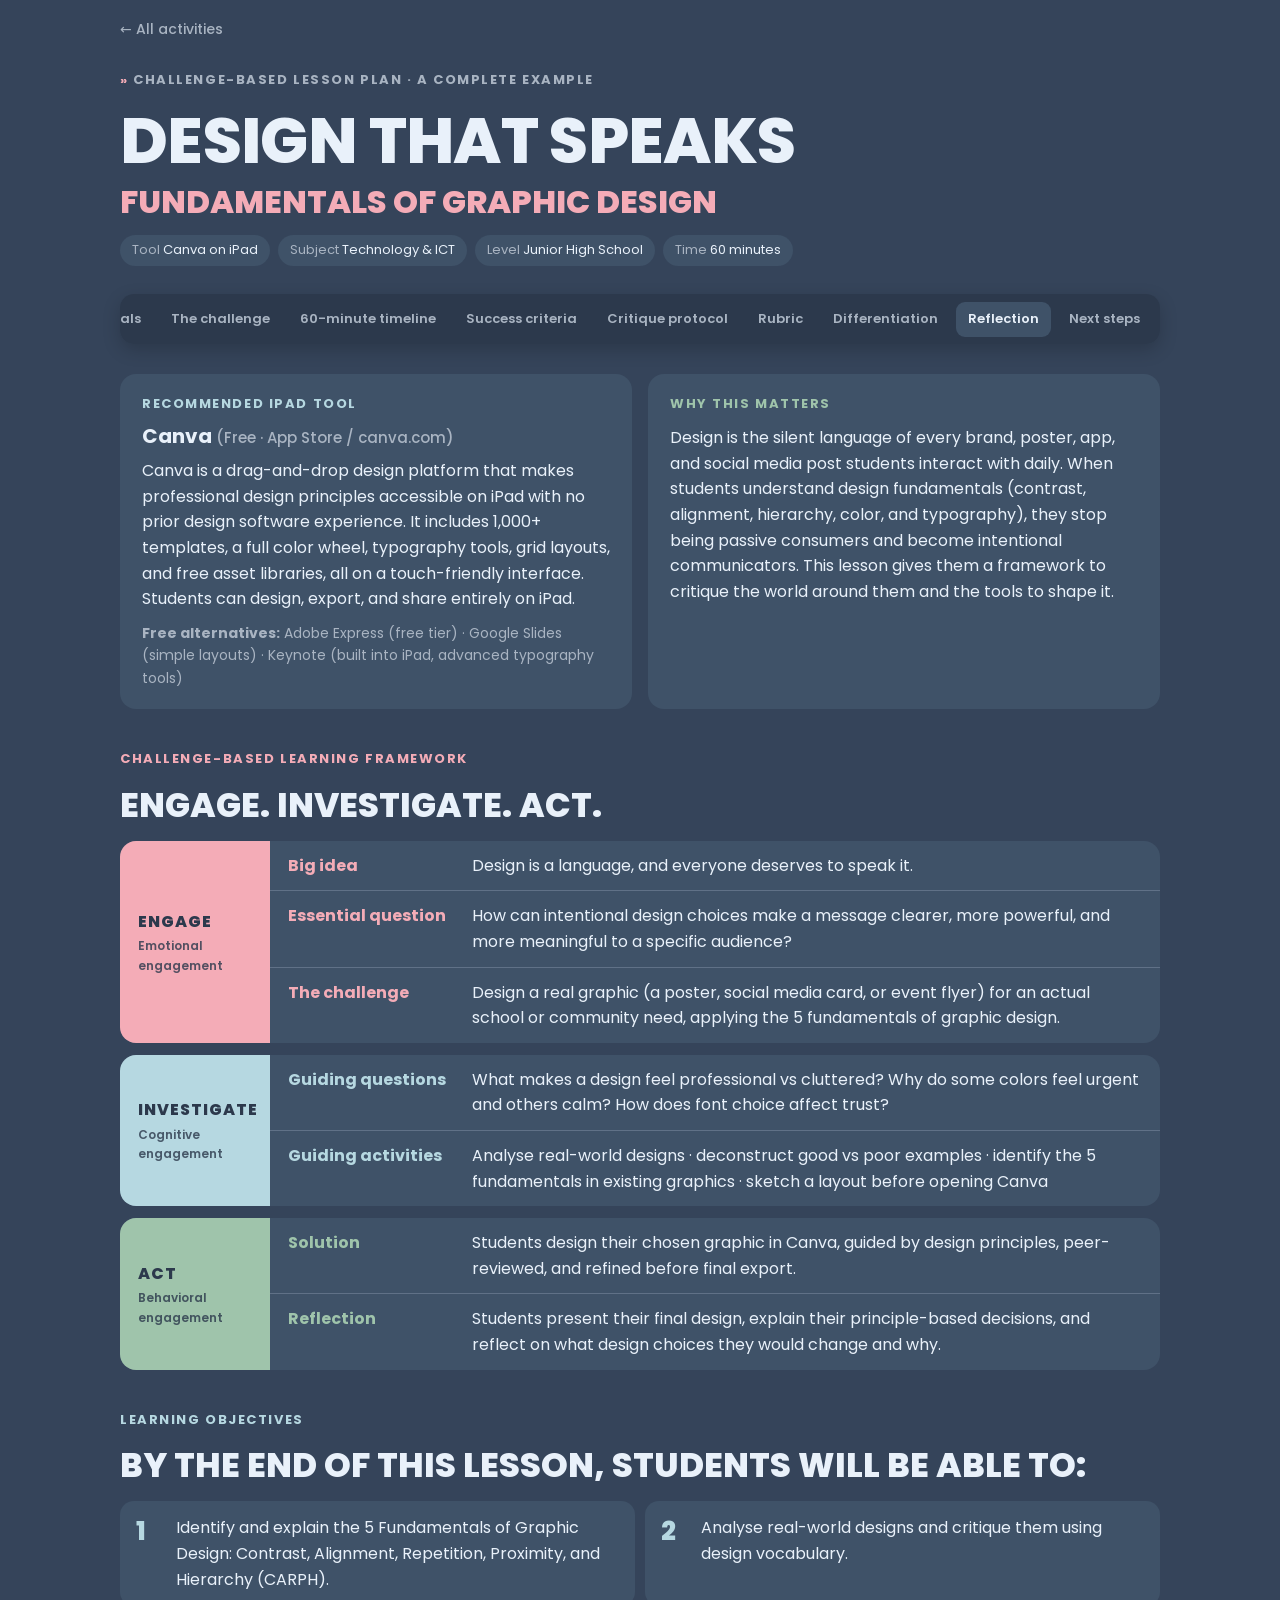
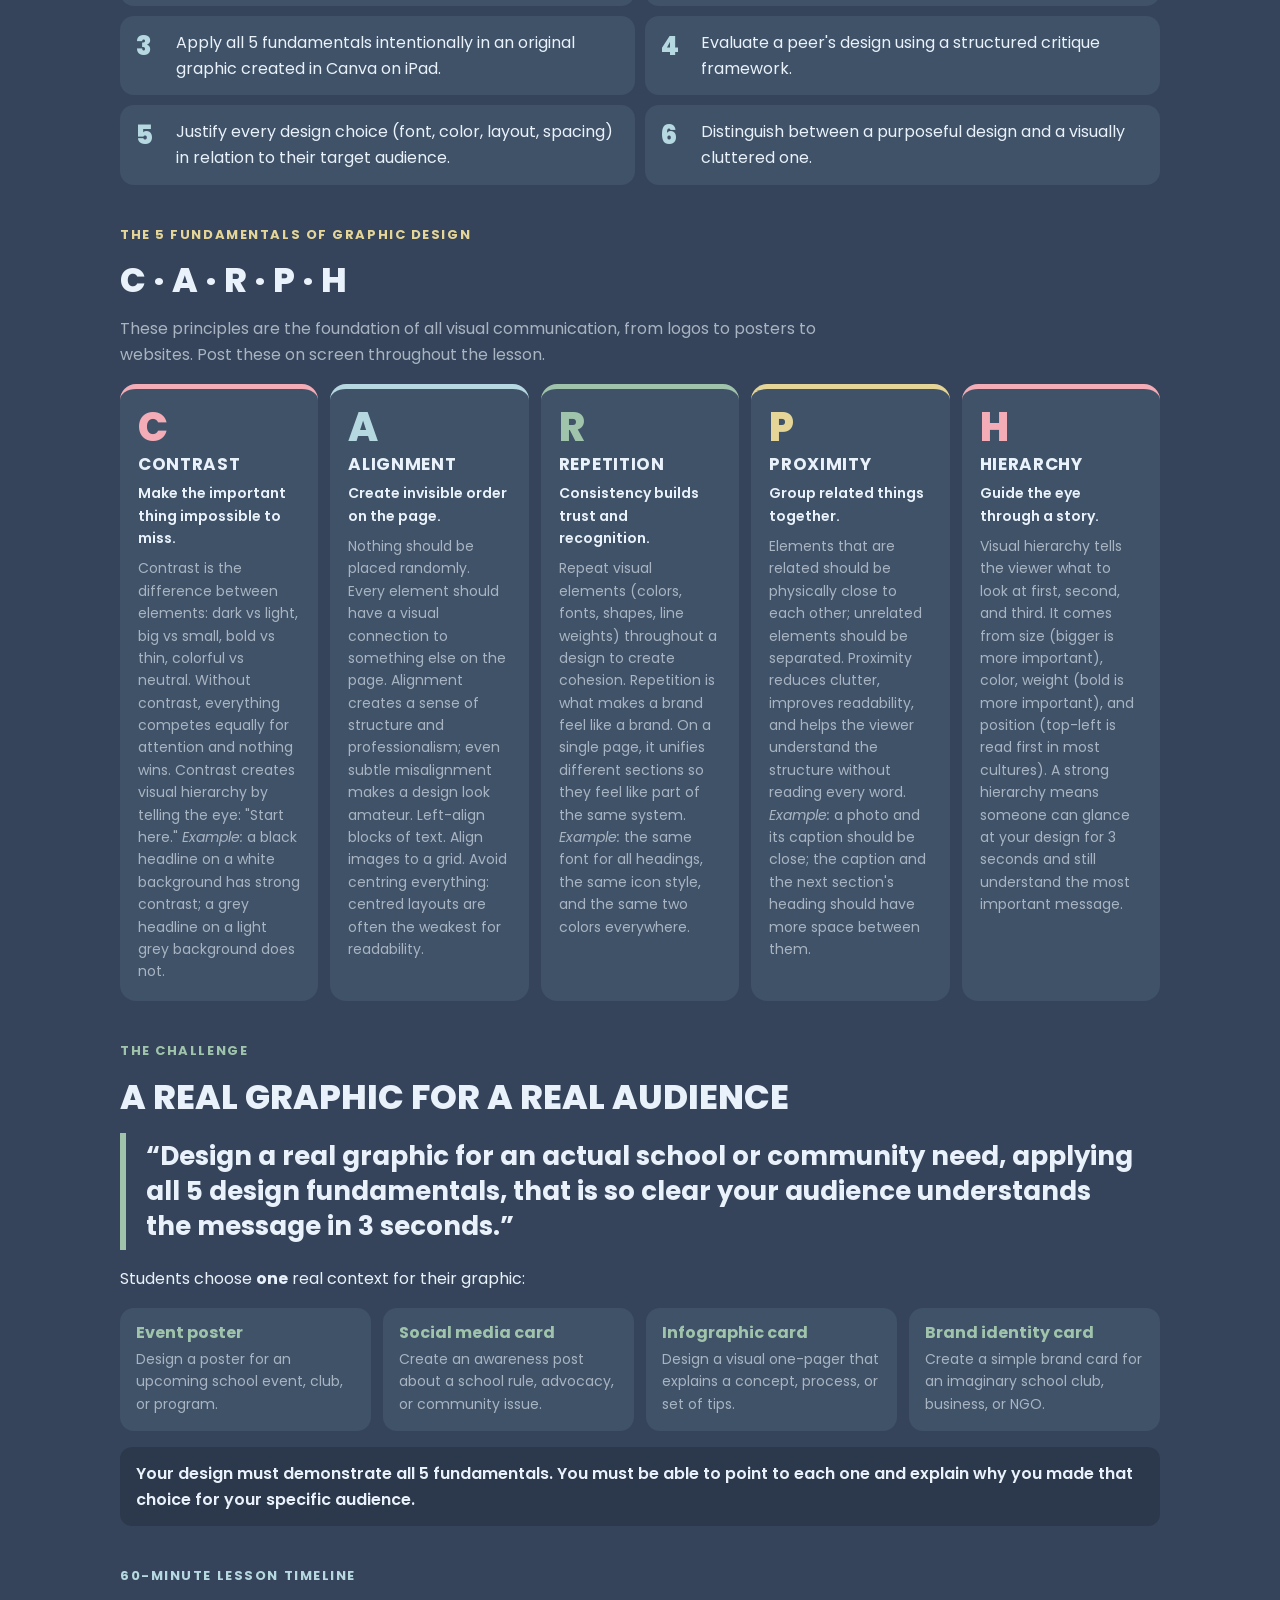
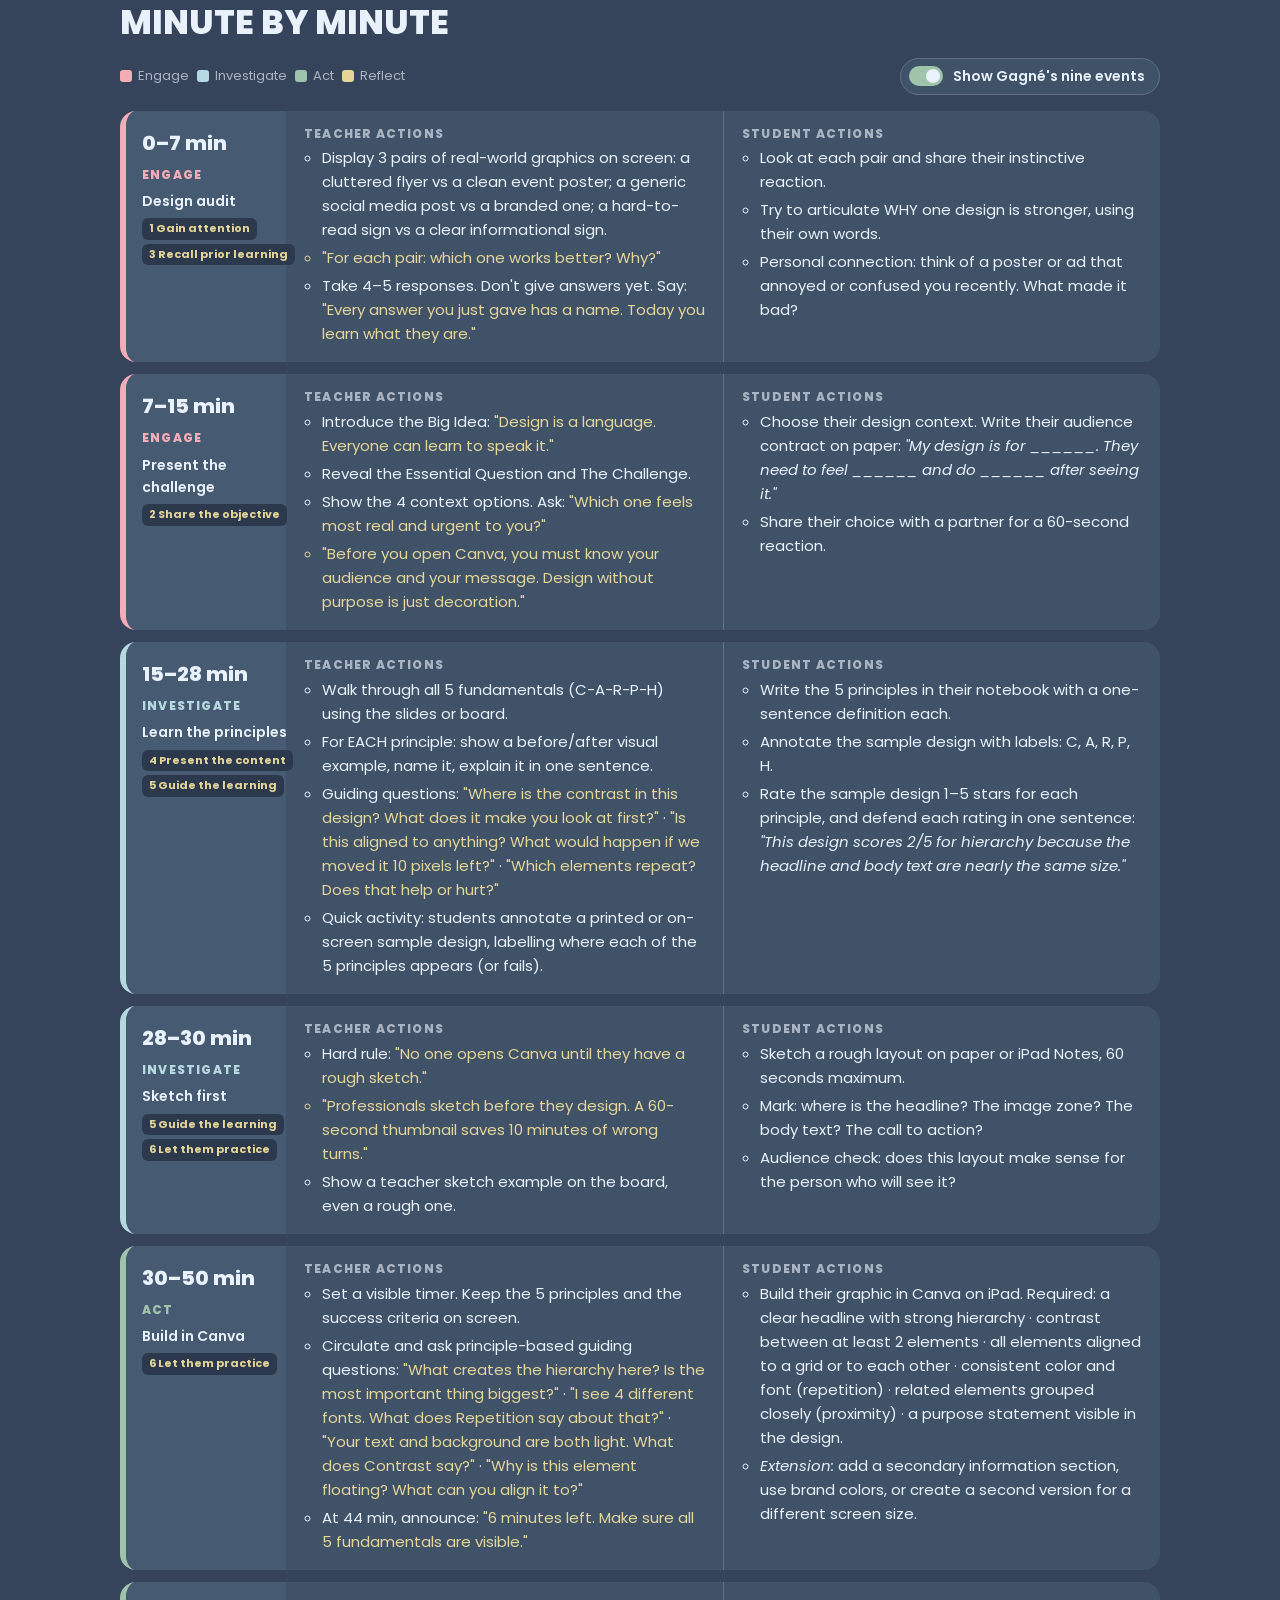
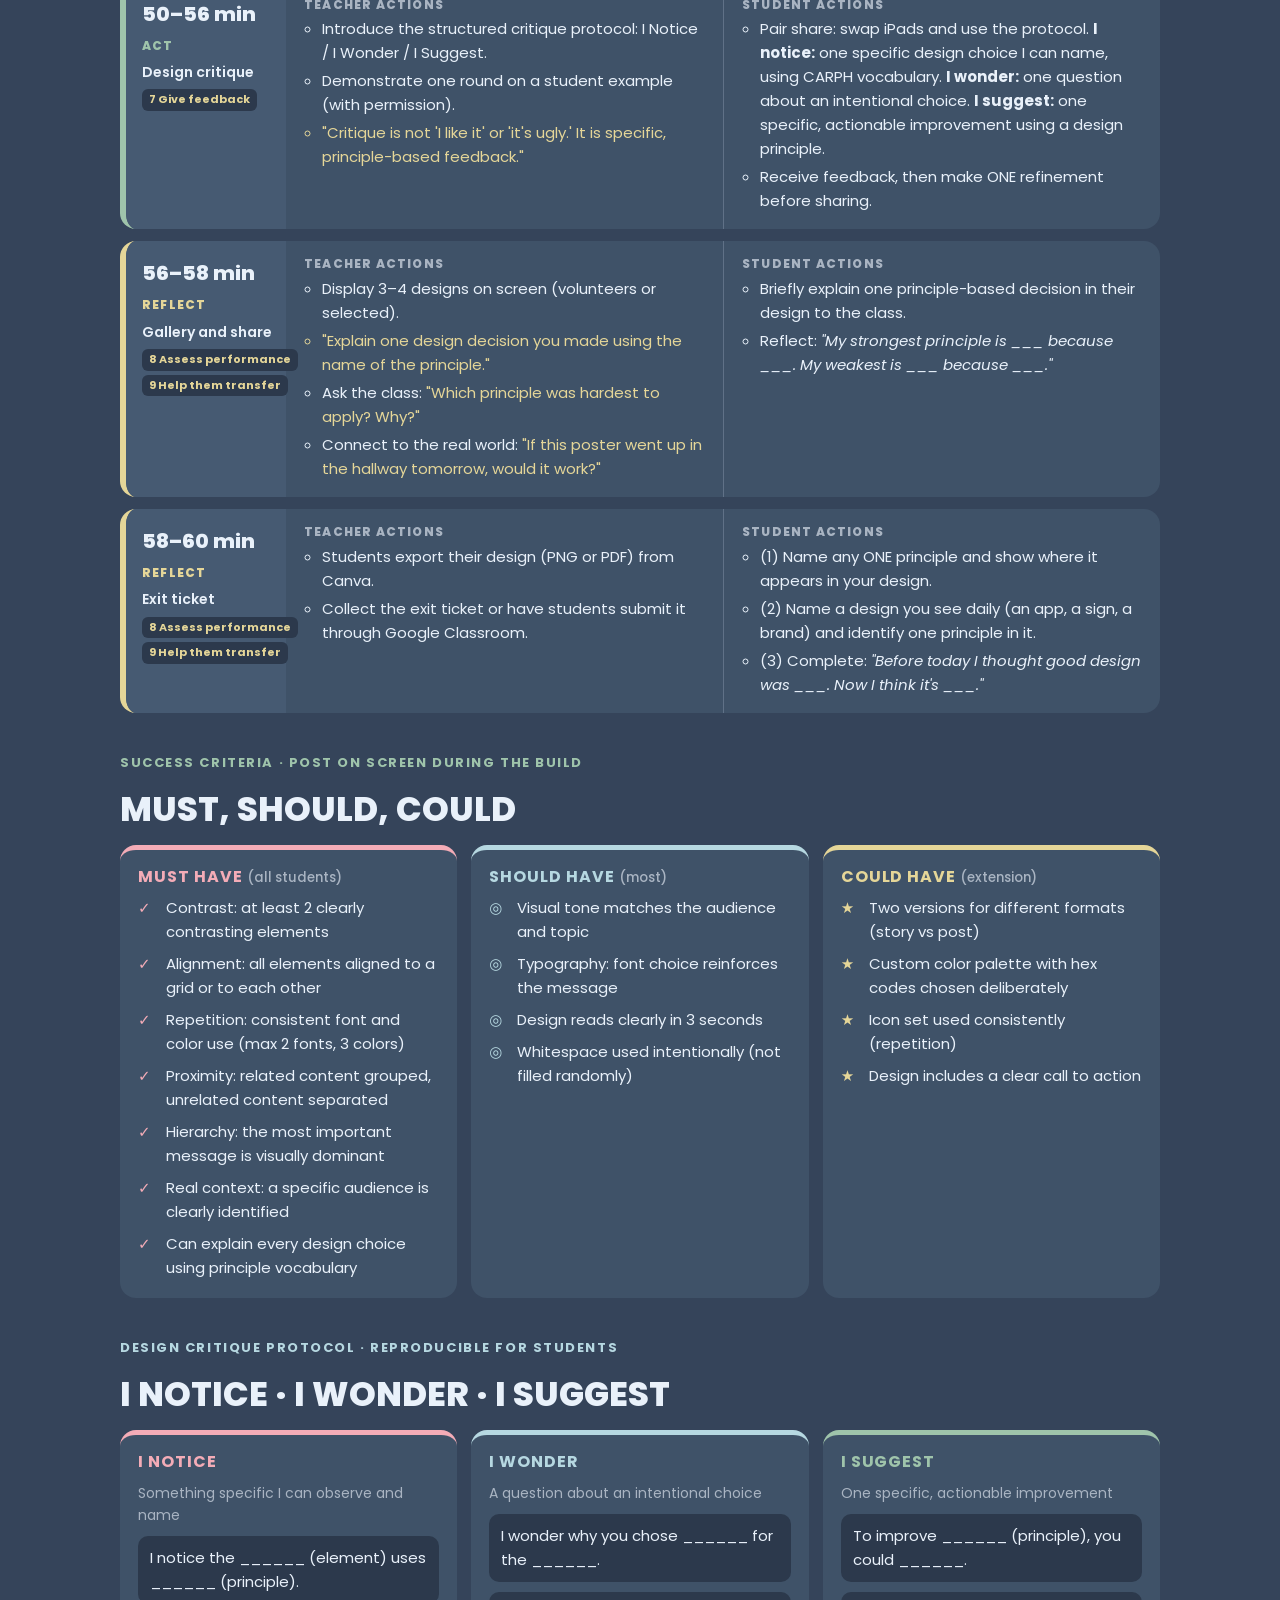
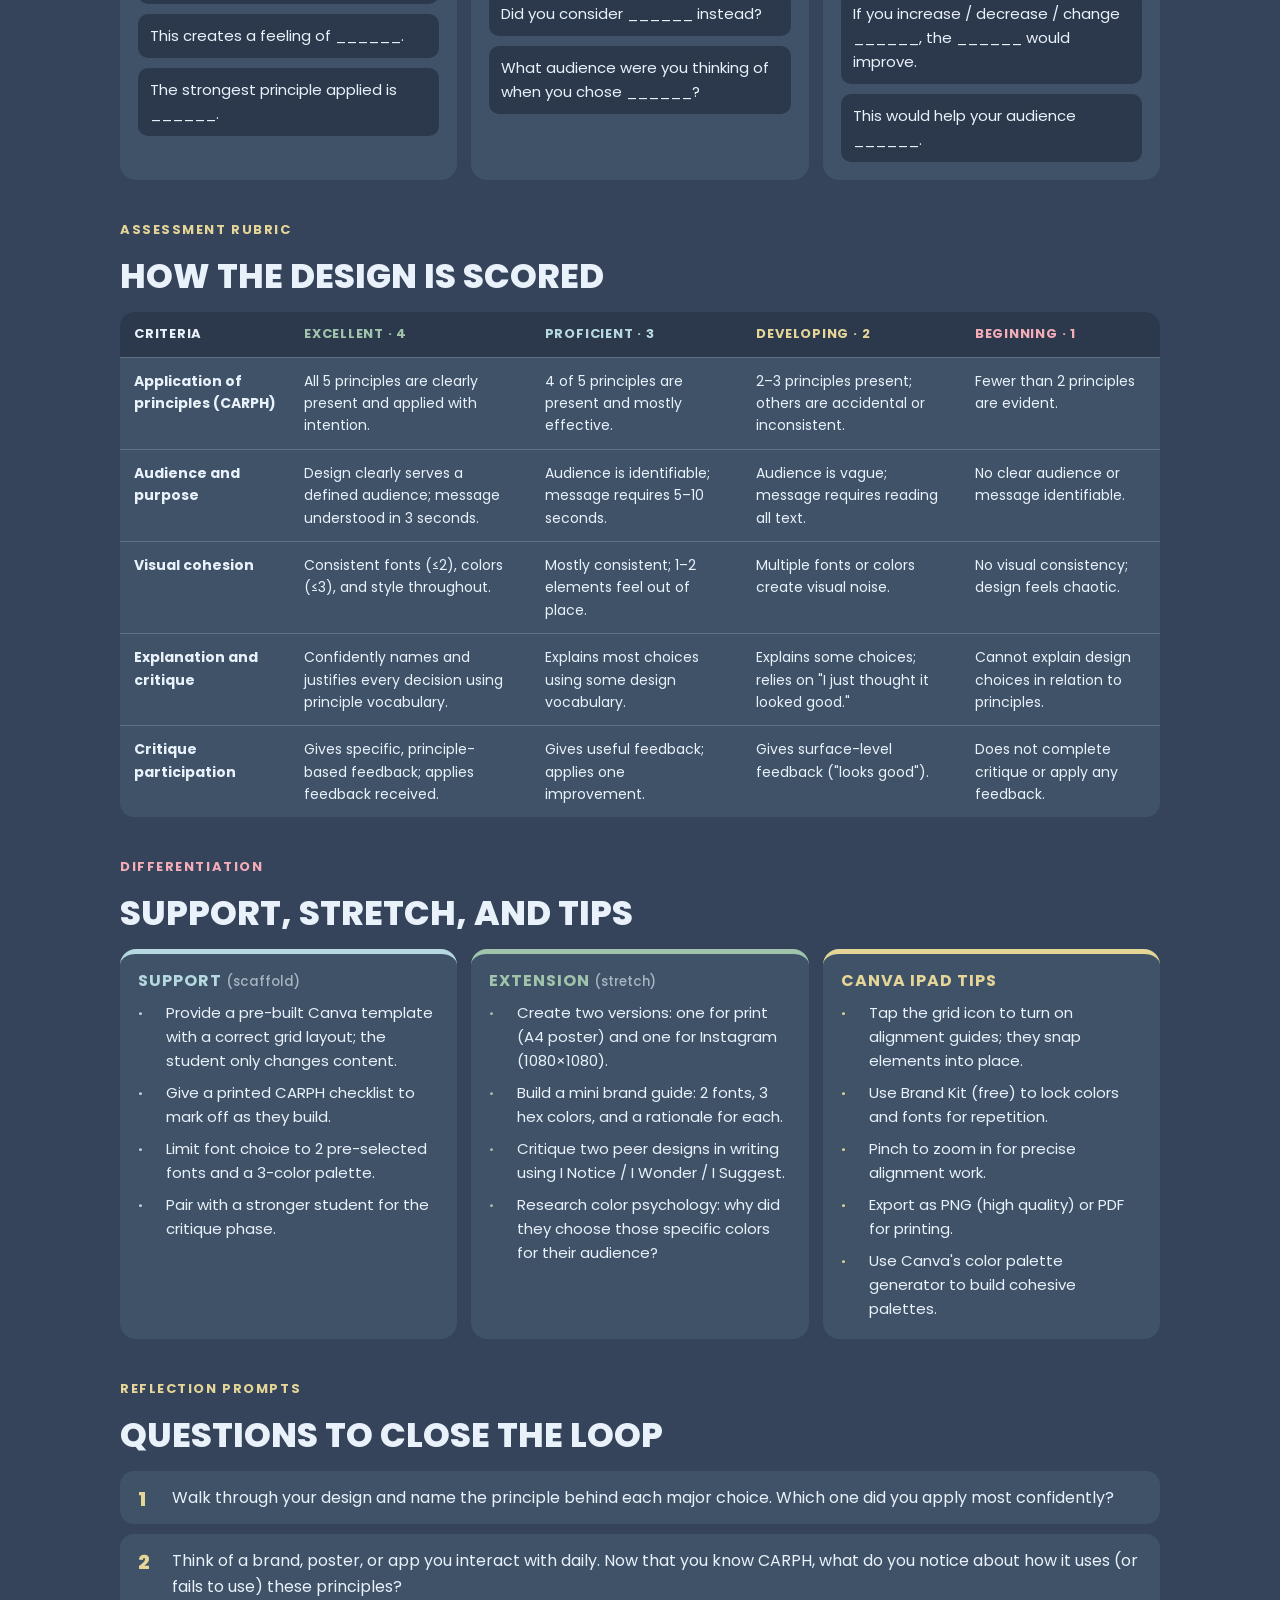
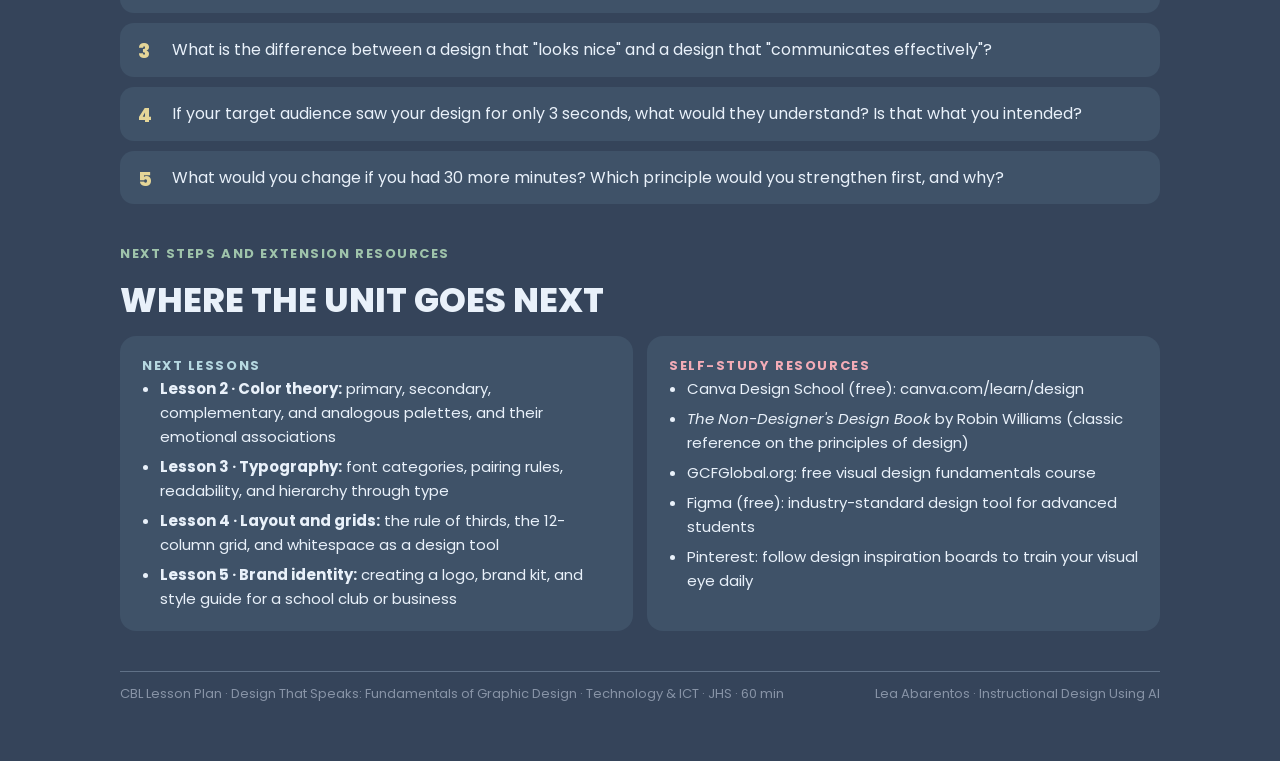
<file: mapua/plan/index.html>
<!doctype html>
<html lang="en">
<head>
<meta charset="utf-8">
<meta name="viewport" content="width=device-width, initial-scale=1, viewport-fit=cover">
<title>Design That Speaks · A Challenge-Based Lesson Plan</title>
<meta name="description" content="A complete 60-minute Challenge-Based Learning lesson plan: Fundamentals of Graphic Design using Canva on iPad, from Lea Abarentos's plenary at Mapúa University, 1 October 2026.">
<meta property="og:title" content="Design That Speaks · A complete CBL lesson plan">
<meta property="og:description" content="Engage, investigate, act: a 60-minute graphic design lesson with a real challenge, timeline, success criteria, critique protocol, and rubric.">
<meta property="og:image" content="https://events.webprvw.xyz/mapua/og.png">
<meta property="og:url" content="https://events.webprvw.xyz/mapua/plan/">
<meta name="theme-color" content="#35445A">
<link rel="icon" href="../img/pin-mint.png">
<link rel="preconnect" href="https://fonts.googleapis.com">
<link rel="stylesheet" href="https://fonts.googleapis.com/css2?family=Poppins:wght@400;500;600;700;800&display=swap">
<style>
:root{
  color-scheme: dark;
  --bg:#35445A; --bg2:#2C394C; --card:#3F5268; --card2:#465a72; --line:#607187;
  --text:#E9F1FA; --muted:#A9B4C2; --faint:#8793a6;
  --pink:#F4ACB7; --sky:#B6D8E1; --mint:#9FC4AB; --butter:#E5D698; --ink:#2C394C;
  --sans:"Poppins","Avenir Next",system-ui,-apple-system,"Segoe UI",sans-serif;
}
*{box-sizing:border-box}
html{scroll-behavior:smooth;-webkit-text-size-adjust:100%}
body{margin:0;background:var(--bg);color:var(--text);font-family:var(--sans);font-size:16px;line-height:1.6;padding-inline:16px;padding-block:0 56px;overflow-x:hidden}
a{color:var(--sky)}
h1,h2,h3{margin:0;line-height:1.15;text-wrap:balance}
p{margin:0}
ul,ol{margin:0}
button{font:inherit;cursor:pointer}
:focus-visible{outline:3px solid var(--butter);outline-offset:2px}
.wrap{max-width:1040px;margin:0 auto}
.back{display:inline-block;margin-top:18px;color:var(--muted);text-decoration:none;font-size:14px;font-weight:500}
.back:hover{color:var(--text)}

/* header */
.head{padding-block:28px 18px;display:grid;gap:14px}
.kicker{font-size:13px;font-weight:700;letter-spacing:.12em;text-transform:uppercase;color:var(--muted)}
.kicker b{color:var(--pink)}
.head h1{font-size:clamp(34px,6.5vw,64px);font-weight:800;text-transform:uppercase;letter-spacing:-.01em}
.head h1 span{color:var(--pink);display:block;font-size:.5em;letter-spacing:0;margin-top:6px}
.chips{display:flex;flex-wrap:wrap;gap:8px}
.chip{font-size:13px;padding:5px 12px;border-radius:999px;background:var(--card)}
.chip i{font-style:normal;color:var(--muted)}

/* section nav */
.toc{position:sticky;top:env(safe-area-inset-top,0px);z-index:5;background:var(--bg2);border-radius:14px;padding:8px;display:flex;gap:6px;overflow-x:auto;margin-block:10px 30px;box-shadow:0 6px 18px rgba(0,0,0,.18);scrollbar-width:thin}
.toc a{flex:none;text-decoration:none;color:var(--muted);font-size:13px;font-weight:600;padding:7px 12px;border-radius:9px;white-space:nowrap}
.toc a:hover,.toc a.here{background:var(--card);color:var(--text)}

section{scroll-margin-top:80px;margin-bottom:40px;display:grid;gap:16px}
.sec-label{font-size:13px;font-weight:700;letter-spacing:.12em;text-transform:uppercase;color:var(--c,var(--pink))}
section > h2{font-size:clamp(24px,3.6vw,34px);font-weight:800;text-transform:uppercase}
.lead{color:var(--muted);max-width:70ch}
.panel{background:var(--card);border-radius:16px;padding:20px 22px}

/* tool + why */
.intro{display:grid;grid-template-columns:1fr 1fr;gap:16px}
@media (max-width:780px){.intro{grid-template-columns:1fr}}
.intro .panel{display:grid;gap:10px;align-content:start}
.intro h3{font-size:20px}
.alts{font-size:14px;color:var(--muted)}

/* framework */
.frame{display:grid;gap:12px}
.phase{display:grid;grid-template-columns:150px 1fr;gap:0;border-radius:16px;overflow:hidden;background:var(--card)}
@media (max-width:680px){.phase{grid-template-columns:1fr}}
.phase-name{background:var(--pc);color:var(--ink);padding:16px 18px;font-weight:800;letter-spacing:.06em;display:grid;align-content:center;gap:2px}
.phase-name small{font-weight:600;letter-spacing:0;font-size:12px;opacity:.8}
.phase dl{margin:0;display:grid}
.phase dl > div{display:grid;grid-template-columns:170px 1fr;gap:14px;padding:12px 18px;border-top:1px solid var(--line)}
.phase dl > div:first-child{border-top:0}
@media (max-width:680px){.phase dl > div{grid-template-columns:1fr;gap:2px}}
.phase dt{font-weight:700;color:var(--pc)}
.phase dd{margin:0}

/* objectives */
.obj{counter-reset:o;list-style:none;padding:0;display:grid;grid-template-columns:1fr 1fr;gap:10px}
@media (max-width:760px){.obj{grid-template-columns:1fr}}
.obj li{counter-increment:o;background:var(--card);border-radius:14px;padding:14px 16px 14px 56px;position:relative}
.obj li::before{content:counter(o);position:absolute;left:16px;top:10px;font-size:26px;font-weight:800;color:var(--sky)}

/* CARPH */
.carph{display:grid;grid-template-columns:repeat(5,minmax(0,1fr));gap:12px}
@media (max-width:980px){.carph{grid-template-columns:repeat(2,minmax(0,1fr))}}
@media (max-width:560px){.carph{grid-template-columns:1fr}}
.fund{background:var(--card);border-radius:16px;padding:18px;display:grid;gap:8px;align-content:start;border-top:5px solid var(--fc)}
.fund .letter{font-size:40px;font-weight:800;color:var(--fc);line-height:1}
.fund h3{font-size:17px;text-transform:uppercase;letter-spacing:.04em}
.fund .tagline{font-weight:600;font-size:14px}
.fund p.body{font-size:14px;color:var(--muted)}

/* challenge */
.quote{font-size:clamp(20px,2.6vw,26px);font-weight:700;line-height:1.35;border-left:6px solid var(--mint);padding:6px 0 6px 20px;max-width:60ch}
.contexts{display:grid;grid-template-columns:repeat(4,minmax(0,1fr));gap:12px}
@media (max-width:900px){.contexts{grid-template-columns:repeat(2,minmax(0,1fr))}}
@media (max-width:520px){.contexts{grid-template-columns:1fr}}
.ctx{background:var(--card);border-radius:14px;padding:16px;display:grid;gap:6px;align-content:start}
.ctx h3{font-size:16px;color:var(--mint)}
.ctx p{font-size:14px;color:var(--muted)}
.must{font-weight:600;background:var(--bg2);border-radius:12px;padding:14px 16px}

/* timeline */
.tl-tools{display:flex;flex-wrap:wrap;gap:10px;align-items:center;justify-content:space-between}
.switch{display:inline-flex;gap:10px;align-items:center;background:var(--card);border:1.5px solid var(--line);color:var(--text);border-radius:999px;padding:6px 14px 6px 8px;font-size:14px;font-weight:600}
.switch i{width:34px;height:20px;border-radius:999px;background:var(--line);position:relative;flex:none}
.switch i::after{content:"";position:absolute;top:3px;left:3px;width:14px;height:14px;border-radius:50%;background:var(--text);transition:left .15s}
.switch[aria-pressed="true"] i{background:var(--mint)}
.switch[aria-pressed="true"] i::after{left:17px}
.legend{display:flex;flex-wrap:wrap;gap:8px;font-size:13px}
.legend span{display:inline-flex;align-items:center;gap:6px;color:var(--muted)}
.legend b{width:12px;height:12px;border-radius:3px;background:var(--pc)}
.tl{list-style:none;padding:0;display:grid;gap:12px}
.step{display:grid;grid-template-columns:160px 1fr;background:var(--card);border-radius:16px;overflow:hidden;border-left:6px solid var(--pc)}
@media (max-width:760px){.step{grid-template-columns:1fr}}
.when{padding:16px;display:grid;gap:6px;align-content:start;background:var(--card2)}
.when .time{font-size:20px;font-weight:800;font-variant-numeric:tabular-nums;white-space:nowrap}
.when .ph{font-size:12px;font-weight:800;letter-spacing:.1em;color:var(--pc)}
.when .name{font-weight:600;font-size:14px}
.gagne{display:flex;flex-wrap:wrap;gap:4px}
.gagne span{font-size:11px;font-weight:700;background:var(--bg2);color:var(--butter);border-radius:6px;padding:2px 7px;white-space:nowrap}
.no-gagne .gagne{display:none}
.acts{display:grid;grid-template-columns:1fr 1fr;gap:0}
@media (max-width:900px){.acts{grid-template-columns:1fr}}
.acts > div{padding:16px 18px;display:grid;gap:6px;align-content:start}
.acts > div + div{border-left:1px solid var(--line)}
@media (max-width:900px){.acts > div + div{border-left:0;border-top:1px solid var(--line)}}
.acts h3{font-size:12px;font-weight:800;letter-spacing:.1em;text-transform:uppercase;color:var(--muted)}
.acts ul{padding-left:18px;display:grid;gap:4px;font-size:15px}
.acts .say{color:var(--butter)}

/* criteria */
.three{display:grid;grid-template-columns:repeat(3,minmax(0,1fr));gap:14px}
@media (max-width:820px){.three{grid-template-columns:1fr}}
.crit{background:var(--card);border-radius:16px;padding:18px;display:grid;gap:10px;align-content:start;border-top:5px solid var(--cc)}
.crit h3{font-size:16px;letter-spacing:.06em;text-transform:uppercase;color:var(--cc)}
.crit h3 small{color:var(--muted);font-weight:500;letter-spacing:0;text-transform:none}
.crit ul{list-style:none;padding:0;display:grid;gap:8px;font-size:15px}
.crit li{display:grid;grid-template-columns:22px 1fr;gap:6px}
.crit li::before{content:var(--mk);color:var(--cc);font-weight:800}

/* protocol */
.frame-lines{display:grid;gap:10px;font-size:15px}
.frame-lines p{background:var(--bg2);border-radius:10px;padding:10px 12px}
.frame-lines .sub{background:none;padding:0;color:var(--muted);font-size:14px}

/* rubric */
.table-wrap{overflow-x:auto;border-radius:14px}
table{border-collapse:collapse;width:100%;min-width:720px;font-size:14px;background:var(--card)}
th,td{padding:12px 14px;text-align:left;vertical-align:top;border-bottom:1px solid var(--line)}
thead th{background:var(--bg2);font-size:13px;letter-spacing:.06em;text-transform:uppercase}
thead th:nth-child(2){color:var(--mint)} thead th:nth-child(3){color:var(--sky)} thead th:nth-child(4){color:var(--butter)} thead th:nth-child(5){color:var(--pink)}
tbody th{font-weight:700;width:170px}
tbody tr:last-child th,tbody tr:last-child td{border-bottom:0}

/* reflection + next */
.prompts{counter-reset:r;list-style:none;padding:0;display:grid;gap:10px}
.prompts li{counter-increment:r;background:var(--card);border-radius:14px;padding:14px 16px 14px 52px;position:relative}
.prompts li::before{content:counter(r);position:absolute;left:18px;top:12px;font-weight:800;font-size:20px;color:var(--butter)}
.two{display:grid;grid-template-columns:1fr 1fr;gap:14px}
@media (max-width:760px){.two{grid-template-columns:1fr}}
.two ul{padding-left:18px;display:grid;gap:6px;font-size:15px}

footer{color:var(--faint);font-size:13px;display:flex;flex-wrap:wrap;gap:6px 18px;justify-content:space-between;border-top:1px solid var(--line);padding-top:12px}
@media (prefers-reduced-motion:reduce){html{scroll-behavior:auto}.switch i::after{transition:none}}
@media print{
  :root{color-scheme:light;--bg:#fff;--bg2:#f1f3f6;--card:#fff;--card2:#f6f7f9;--line:#ccd3dd;--text:#1c2433;--muted:#4b5563;--faint:#6b7280;--ink:#1c2433}
  body{padding:0}.toc,.back,.tl-tools .switch{display:none}
  .panel,.fund,.ctx,.step,.crit,.obj li,.prompts li,table{border:1px solid var(--line)}
  section{break-inside:auto}.step,.fund,.crit{break-inside:avoid}
}
</style>
</head>
<body>
<div class="wrap">
  <a class="back" href="../">&larr; All activities</a>

  <header class="head">
    <p class="kicker"><b>»</b> Challenge-based lesson plan · A complete example</p>
    <h1>Design That Speaks<span>Fundamentals of Graphic Design</span></h1>
    <div class="chips">
      <span class="chip"><i>Tool</i> Canva on iPad</span>
      <span class="chip"><i>Subject</i> Technology &amp; ICT</span>
      <span class="chip"><i>Level</i> Junior High School</span>
      <span class="chip"><i>Time</i> 60 minutes</span>
    </div>
  </header>

  <nav class="toc" id="toc" aria-label="Sections of this lesson plan">
    <a href="#overview">Overview</a>
    <a href="#framework">CBL framework</a>
    <a href="#objectives">Objectives</a>
    <a href="#carph">5 fundamentals</a>
    <a href="#challenge">The challenge</a>
    <a href="#timeline">60-minute timeline</a>
    <a href="#criteria">Success criteria</a>
    <a href="#critique">Critique protocol</a>
    <a href="#rubric">Rubric</a>
    <a href="#differentiation">Differentiation</a>
    <a href="#reflection">Reflection</a>
    <a href="#next">Next steps</a>
  </nav>

  <section id="overview">
    <div class="intro">
      <div class="panel">
        <p class="sec-label" style="--c:var(--sky)">Recommended iPad tool</p>
        <h3>Canva <span style="font-weight:500;color:var(--muted);font-size:15px">(Free · App Store / canva.com)</span></h3>
        <p>Canva is a drag-and-drop design platform that makes professional design principles accessible on iPad with no prior design software experience. It includes 1,000+ templates, a full color wheel, typography tools, grid layouts, and free asset libraries, all on a touch-friendly interface. Students can design, export, and share entirely on iPad.</p>
        <p class="alts"><strong>Free alternatives:</strong> Adobe Express (free tier) · Google Slides (simple layouts) · Keynote (built into iPad, advanced typography tools)</p>
      </div>
      <div class="panel">
        <p class="sec-label" style="--c:var(--mint)">Why this matters</p>
        <p>Design is the silent language of every brand, poster, app, and social media post students interact with daily. When students understand design fundamentals (contrast, alignment, hierarchy, color, and typography), they stop being passive consumers and become intentional communicators. This lesson gives them a framework to critique the world around them and the tools to shape it.</p>
      </div>
    </div>
  </section>

  <section id="framework">
    <p class="sec-label">Challenge-Based Learning framework</p>
    <h2>Engage. Investigate. Act.</h2>
    <div class="frame">
      <div class="phase" style="--pc:var(--pink)">
        <div class="phase-name">ENGAGE<small>Emotional engagement</small></div>
        <dl>
          <div><dt>Big idea</dt><dd>Design is a language, and everyone deserves to speak it.</dd></div>
          <div><dt>Essential question</dt><dd>How can intentional design choices make a message clearer, more powerful, and more meaningful to a specific audience?</dd></div>
          <div><dt>The challenge</dt><dd>Design a real graphic (a poster, social media card, or event flyer) for an actual school or community need, applying the 5 fundamentals of graphic design.</dd></div>
        </dl>
      </div>
      <div class="phase" style="--pc:var(--sky)">
        <div class="phase-name">INVESTIGATE<small>Cognitive engagement</small></div>
        <dl>
          <div><dt>Guiding questions</dt><dd>What makes a design feel professional vs cluttered? Why do some colors feel urgent and others calm? How does font choice affect trust?</dd></div>
          <div><dt>Guiding activities</dt><dd>Analyse real-world designs · deconstruct good vs poor examples · identify the 5 fundamentals in existing graphics · sketch a layout before opening Canva</dd></div>
        </dl>
      </div>
      <div class="phase" style="--pc:var(--mint)">
        <div class="phase-name">ACT<small>Behavioral engagement</small></div>
        <dl>
          <div><dt>Solution</dt><dd>Students design their chosen graphic in Canva, guided by design principles, peer-reviewed, and refined before final export.</dd></div>
          <div><dt>Reflection</dt><dd>Students present their final design, explain their principle-based decisions, and reflect on what design choices they would change and why.</dd></div>
        </dl>
      </div>
    </div>
  </section>

  <section id="objectives">
    <p class="sec-label" style="--c:var(--sky)">Learning objectives</p>
    <h2>By the end of this lesson, students will be able to:</h2>
    <ol class="obj">
      <li>Identify and explain the 5 Fundamentals of Graphic Design: Contrast, Alignment, Repetition, Proximity, and Hierarchy (CARPH).</li>
      <li>Analyse real-world designs and critique them using design vocabulary.</li>
      <li>Apply all 5 fundamentals intentionally in an original graphic created in Canva on iPad.</li>
      <li>Evaluate a peer's design using a structured critique framework.</li>
      <li>Justify every design choice (font, color, layout, spacing) in relation to their target audience.</li>
      <li>Distinguish between a purposeful design and a visually cluttered one.</li>
    </ol>
  </section>

  <section id="carph">
    <p class="sec-label" style="--c:var(--butter)">The 5 fundamentals of graphic design</p>
    <h2>C · A · R · P · H</h2>
    <p class="lead">These principles are the foundation of all visual communication, from logos to posters to websites. Post these on screen throughout the lesson.</p>
    <div class="carph">
      <article class="fund" style="--fc:var(--pink)"><span class="letter">C</span><h3>Contrast</h3><p class="tagline">Make the important thing impossible to miss.</p>
        <p class="body">Contrast is the difference between elements: dark vs light, big vs small, bold vs thin, colorful vs neutral. Without contrast, everything competes equally for attention and nothing wins. Contrast creates visual hierarchy by telling the eye: "Start here." <em>Example:</em> a black headline on a white background has strong contrast; a grey headline on a light grey background does not.</p></article>
      <article class="fund" style="--fc:var(--sky)"><span class="letter">A</span><h3>Alignment</h3><p class="tagline">Create invisible order on the page.</p>
        <p class="body">Nothing should be placed randomly. Every element should have a visual connection to something else on the page. Alignment creates a sense of structure and professionalism; even subtle misalignment makes a design look amateur. Left-align blocks of text. Align images to a grid. Avoid centring everything: centred layouts are often the weakest for readability.</p></article>
      <article class="fund" style="--fc:var(--mint)"><span class="letter">R</span><h3>Repetition</h3><p class="tagline">Consistency builds trust and recognition.</p>
        <p class="body">Repeat visual elements (colors, fonts, shapes, line weights) throughout a design to create cohesion. Repetition is what makes a brand feel like a brand. On a single page, it unifies different sections so they feel like part of the same system. <em>Example:</em> the same font for all headings, the same icon style, and the same two colors everywhere.</p></article>
      <article class="fund" style="--fc:var(--butter)"><span class="letter">P</span><h3>Proximity</h3><p class="tagline">Group related things together.</p>
        <p class="body">Elements that are related should be physically close to each other; unrelated elements should be separated. Proximity reduces clutter, improves readability, and helps the viewer understand the structure without reading every word. <em>Example:</em> a photo and its caption should be close; the caption and the next section's heading should have more space between them.</p></article>
      <article class="fund" style="--fc:var(--pink)"><span class="letter">H</span><h3>Hierarchy</h3><p class="tagline">Guide the eye through a story.</p>
        <p class="body">Visual hierarchy tells the viewer what to look at first, second, and third. It comes from size (bigger is more important), color, weight (bold is more important), and position (top-left is read first in most cultures). A strong hierarchy means someone can glance at your design for 3 seconds and still understand the most important message.</p></article>
    </div>
  </section>

  <section id="challenge">
    <p class="sec-label" style="--c:var(--mint)">The challenge</p>
    <h2>A real graphic for a real audience</h2>
    <p class="quote">“Design a real graphic for an actual school or community need, applying all 5 design fundamentals, that is so clear your audience understands the message in 3 seconds.”</p>
    <p>Students choose <strong>one</strong> real context for their graphic:</p>
    <div class="contexts">
      <div class="ctx"><h3>Event poster</h3><p>Design a poster for an upcoming school event, club, or program.</p></div>
      <div class="ctx"><h3>Social media card</h3><p>Create an awareness post about a school rule, advocacy, or community issue.</p></div>
      <div class="ctx"><h3>Infographic card</h3><p>Design a visual one-pager that explains a concept, process, or set of tips.</p></div>
      <div class="ctx"><h3>Brand identity card</h3><p>Create a simple brand card for an imaginary school club, business, or NGO.</p></div>
    </div>
    <p class="must">Your design must demonstrate all 5 fundamentals. You must be able to point to each one and explain why you made that choice for your specific audience.</p>
  </section>

  <section id="timeline">
    <p class="sec-label" style="--c:var(--sky)">60-minute lesson timeline</p>
    <h2>Minute by minute</h2>
    <div class="tl-tools">
      <div class="legend">
        <span style="--pc:var(--pink)"><b></b>Engage</span>
        <span style="--pc:var(--sky)"><b></b>Investigate</span>
        <span style="--pc:var(--mint)"><b></b>Act</span>
        <span style="--pc:var(--butter)"><b></b>Reflect</span>
      </div>
      <button class="switch" id="gagneToggle" aria-pressed="true"><i aria-hidden="true"></i>Show Gagné's nine events</button>
    </div>
    <ol class="tl" id="tl">
      <li class="step" style="--pc:var(--pink)">
        <div class="when"><span class="time">0–7 min</span><span class="ph">ENGAGE</span><span class="name">Design audit</span>
          <div class="gagne"><span>1 Gain attention</span><span>3 Recall prior learning</span></div></div>
        <div class="acts">
          <div><h3>Teacher actions</h3><ul>
            <li>Display 3 pairs of real-world graphics on screen: a cluttered flyer vs a clean event poster; a generic social media post vs a branded one; a hard-to-read sign vs a clear informational sign.</li>
            <li class="say">"For each pair: which one works better? Why?"</li>
            <li>Take 4–5 responses. Don't give answers yet. Say: <span class="say">"Every answer you just gave has a name. Today you learn what they are."</span></li></ul></div>
          <div><h3>Student actions</h3><ul>
            <li>Look at each pair and share their instinctive reaction.</li>
            <li>Try to articulate WHY one design is stronger, using their own words.</li>
            <li>Personal connection: think of a poster or ad that annoyed or confused you recently. What made it bad?</li></ul></div>
        </div>
      </li>
      <li class="step" style="--pc:var(--pink)">
        <div class="when"><span class="time">7–15 min</span><span class="ph">ENGAGE</span><span class="name">Present the challenge</span>
          <div class="gagne"><span>2 Share the objective</span></div></div>
        <div class="acts">
          <div><h3>Teacher actions</h3><ul>
            <li>Introduce the Big Idea: <span class="say">"Design is a language. Everyone can learn to speak it."</span></li>
            <li>Reveal the Essential Question and The Challenge.</li>
            <li>Show the 4 context options. Ask: <span class="say">"Which one feels most real and urgent to you?"</span></li>
            <li class="say">"Before you open Canva, you must know your audience and your message. Design without purpose is just decoration."</li></ul></div>
          <div><h3>Student actions</h3><ul>
            <li>Choose their design context. Write their audience contract on paper: <em>"My design is for ______. They need to feel ______ and do ______ after seeing it."</em></li>
            <li>Share their choice with a partner for a 60-second reaction.</li></ul></div>
        </div>
      </li>
      <li class="step" style="--pc:var(--sky)">
        <div class="when"><span class="time">15–28 min</span><span class="ph">INVESTIGATE</span><span class="name">Learn the principles</span>
          <div class="gagne"><span>4 Present the content</span><span>5 Guide the learning</span></div></div>
        <div class="acts">
          <div><h3>Teacher actions</h3><ul>
            <li>Walk through all 5 fundamentals (C-A-R-P-H) using the slides or board.</li>
            <li>For EACH principle: show a before/after visual example, name it, explain it in one sentence.</li>
            <li>Guiding questions: <span class="say">"Where is the contrast in this design? What does it make you look at first?"</span> · <span class="say">"Is this aligned to anything? What would happen if we moved it 10 pixels left?"</span> · <span class="say">"Which elements repeat? Does that help or hurt?"</span></li>
            <li>Quick activity: students annotate a printed or on-screen sample design, labelling where each of the 5 principles appears (or fails).</li></ul></div>
          <div><h3>Student actions</h3><ul>
            <li>Write the 5 principles in their notebook with a one-sentence definition each.</li>
            <li>Annotate the sample design with labels: C, A, R, P, H.</li>
            <li>Rate the sample design 1–5 stars for each principle, and defend each rating in one sentence: <em>"This design scores 2/5 for hierarchy because the headline and body text are nearly the same size."</em></li></ul></div>
        </div>
      </li>
      <li class="step" style="--pc:var(--sky)">
        <div class="when"><span class="time">28–30 min</span><span class="ph">INVESTIGATE</span><span class="name">Sketch first</span>
          <div class="gagne"><span>5 Guide the learning</span><span>6 Let them practice</span></div></div>
        <div class="acts">
          <div><h3>Teacher actions</h3><ul>
            <li>Hard rule: <span class="say">"No one opens Canva until they have a rough sketch."</span></li>
            <li class="say">"Professionals sketch before they design. A 60-second thumbnail saves 10 minutes of wrong turns."</li>
            <li>Show a teacher sketch example on the board, even a rough one.</li></ul></div>
          <div><h3>Student actions</h3><ul>
            <li>Sketch a rough layout on paper or iPad Notes, 60 seconds maximum.</li>
            <li>Mark: where is the headline? The image zone? The body text? The call to action?</li>
            <li>Audience check: does this layout make sense for the person who will see it?</li></ul></div>
        </div>
      </li>
      <li class="step" style="--pc:var(--mint)">
        <div class="when"><span class="time">30–50 min</span><span class="ph">ACT</span><span class="name">Build in Canva</span>
          <div class="gagne"><span>6 Let them practice</span></div></div>
        <div class="acts">
          <div><h3>Teacher actions</h3><ul>
            <li>Set a visible timer. Keep the 5 principles and the success criteria on screen.</li>
            <li>Circulate and ask principle-based guiding questions: <span class="say">"What creates the hierarchy here? Is the most important thing biggest?"</span> · <span class="say">"I see 4 different fonts. What does Repetition say about that?"</span> · <span class="say">"Your text and background are both light. What does Contrast say?"</span> · <span class="say">"Why is this element floating? What can you align it to?"</span></li>
            <li>At 44 min, announce: <span class="say">"6 minutes left. Make sure all 5 fundamentals are visible."</span></li></ul></div>
          <div><h3>Student actions</h3><ul>
            <li>Build their graphic in Canva on iPad. Required: a clear headline with strong hierarchy · contrast between at least 2 elements · all elements aligned to a grid or to each other · consistent color and font (repetition) · related elements grouped closely (proximity) · a purpose statement visible in the design.</li>
            <li><em>Extension:</em> add a secondary information section, use brand colors, or create a second version for a different screen size.</li></ul></div>
        </div>
      </li>
      <li class="step" style="--pc:var(--mint)">
        <div class="when"><span class="time">50–56 min</span><span class="ph">ACT</span><span class="name">Design critique</span>
          <div class="gagne"><span>7 Give feedback</span></div></div>
        <div class="acts">
          <div><h3>Teacher actions</h3><ul>
            <li>Introduce the structured critique protocol: I Notice / I Wonder / I Suggest.</li>
            <li>Demonstrate one round on a student example (with permission).</li>
            <li class="say">"Critique is not 'I like it' or 'it's ugly.' It is specific, principle-based feedback."</li></ul></div>
          <div><h3>Student actions</h3><ul>
            <li>Pair share: swap iPads and use the protocol. <strong>I notice:</strong> one specific design choice I can name, using CARPH vocabulary. <strong>I wonder:</strong> one question about an intentional choice. <strong>I suggest:</strong> one specific, actionable improvement using a design principle.</li>
            <li>Receive feedback, then make ONE refinement before sharing.</li></ul></div>
        </div>
      </li>
      <li class="step" style="--pc:var(--butter)">
        <div class="when"><span class="time">56–58 min</span><span class="ph">REFLECT</span><span class="name">Gallery and share</span>
          <div class="gagne"><span>8 Assess performance</span><span>9 Help them transfer</span></div></div>
        <div class="acts">
          <div><h3>Teacher actions</h3><ul>
            <li>Display 3–4 designs on screen (volunteers or selected).</li>
            <li class="say">"Explain one design decision you made using the name of the principle."</li>
            <li>Ask the class: <span class="say">"Which principle was hardest to apply? Why?"</span></li>
            <li>Connect to the real world: <span class="say">"If this poster went up in the hallway tomorrow, would it work?"</span></li></ul></div>
          <div><h3>Student actions</h3><ul>
            <li>Briefly explain one principle-based decision in their design to the class.</li>
            <li>Reflect: <em>"My strongest principle is ___ because ___. My weakest is ___ because ___."</em></li></ul></div>
        </div>
      </li>
      <li class="step" style="--pc:var(--butter)">
        <div class="when"><span class="time">58–60 min</span><span class="ph">REFLECT</span><span class="name">Exit ticket</span>
          <div class="gagne"><span>8 Assess performance</span><span>9 Help them transfer</span></div></div>
        <div class="acts">
          <div><h3>Teacher actions</h3><ul>
            <li>Students export their design (PNG or PDF) from Canva.</li>
            <li>Collect the exit ticket or have students submit it through Google Classroom.</li></ul></div>
          <div><h3>Student actions</h3><ul>
            <li>(1) Name any ONE principle and show where it appears in your design.</li>
            <li>(2) Name a design you see daily (an app, a sign, a brand) and identify one principle in it.</li>
            <li>(3) Complete: <em>"Before today I thought good design was ___. Now I think it's ___."</em></li></ul></div>
        </div>
      </li>
    </ol>
  </section>

  <section id="criteria">
    <p class="sec-label" style="--c:var(--mint)">Success criteria · post on screen during the build</p>
    <h2>Must, should, could</h2>
    <div class="three">
      <div class="crit" style="--cc:var(--pink);--mk:'✓'"><h3>Must have <small>(all students)</small></h3><ul>
        <li>Contrast: at least 2 clearly contrasting elements</li>
        <li>Alignment: all elements aligned to a grid or to each other</li>
        <li>Repetition: consistent font and color use (max 2 fonts, 3 colors)</li>
        <li>Proximity: related content grouped, unrelated content separated</li>
        <li>Hierarchy: the most important message is visually dominant</li>
        <li>Real context: a specific audience is clearly identified</li>
        <li>Can explain every design choice using principle vocabulary</li></ul></div>
      <div class="crit" style="--cc:var(--sky);--mk:'◎'"><h3>Should have <small>(most)</small></h3><ul>
        <li>Visual tone matches the audience and topic</li>
        <li>Typography: font choice reinforces the message</li>
        <li>Design reads clearly in 3 seconds</li>
        <li>Whitespace used intentionally (not filled randomly)</li></ul></div>
      <div class="crit" style="--cc:var(--butter);--mk:'★'"><h3>Could have <small>(extension)</small></h3><ul>
        <li>Two versions for different formats (story vs post)</li>
        <li>Custom color palette with hex codes chosen deliberately</li>
        <li>Icon set used consistently (repetition)</li>
        <li>Design includes a clear call to action</li></ul></div>
    </div>
  </section>

  <section id="critique">
    <p class="sec-label" style="--c:var(--sky)">Design critique protocol · reproducible for students</p>
    <h2>I notice · I wonder · I suggest</h2>
    <div class="three">
      <div class="crit" style="--cc:var(--pink);--mk:''"><h3>I notice</h3><div class="frame-lines">
        <p class="sub">Something specific I can observe and name</p>
        <p>I notice the ______ (element) uses ______ (principle).</p>
        <p>This creates a feeling of ______.</p>
        <p>The strongest principle applied is ______.</p></div></div>
      <div class="crit" style="--cc:var(--sky);--mk:''"><h3>I wonder</h3><div class="frame-lines">
        <p class="sub">A question about an intentional choice</p>
        <p>I wonder why you chose ______ for the ______.</p>
        <p>Did you consider ______ instead?</p>
        <p>What audience were you thinking of when you chose ______?</p></div></div>
      <div class="crit" style="--cc:var(--mint);--mk:''"><h3>I suggest</h3><div class="frame-lines">
        <p class="sub">One specific, actionable improvement</p>
        <p>To improve ______ (principle), you could ______.</p>
        <p>If you increase / decrease / change ______, the ______ would improve.</p>
        <p>This would help your audience ______.</p></div></div>
    </div>
  </section>

  <section id="rubric">
    <p class="sec-label" style="--c:var(--butter)">Assessment rubric</p>
    <h2>How the design is scored</h2>
    <div class="table-wrap"><table>
      <thead><tr><th scope="col">Criteria</th><th scope="col">Excellent · 4</th><th scope="col">Proficient · 3</th><th scope="col">Developing · 2</th><th scope="col">Beginning · 1</th></tr></thead>
      <tbody>
        <tr><th scope="row">Application of principles (CARPH)</th><td>All 5 principles are clearly present and applied with intention.</td><td>4 of 5 principles are present and mostly effective.</td><td>2–3 principles present; others are accidental or inconsistent.</td><td>Fewer than 2 principles are evident.</td></tr>
        <tr><th scope="row">Audience and purpose</th><td>Design clearly serves a defined audience; message understood in 3 seconds.</td><td>Audience is identifiable; message requires 5–10 seconds.</td><td>Audience is vague; message requires reading all text.</td><td>No clear audience or message identifiable.</td></tr>
        <tr><th scope="row">Visual cohesion</th><td>Consistent fonts (≤2), colors (≤3), and style throughout.</td><td>Mostly consistent; 1–2 elements feel out of place.</td><td>Multiple fonts or colors create visual noise.</td><td>No visual consistency; design feels chaotic.</td></tr>
        <tr><th scope="row">Explanation and critique</th><td>Confidently names and justifies every decision using principle vocabulary.</td><td>Explains most choices using some design vocabulary.</td><td>Explains some choices; relies on "I just thought it looked good."</td><td>Cannot explain design choices in relation to principles.</td></tr>
        <tr><th scope="row">Critique participation</th><td>Gives specific, principle-based feedback; applies feedback received.</td><td>Gives useful feedback; applies one improvement.</td><td>Gives surface-level feedback ("looks good").</td><td>Does not complete critique or apply any feedback.</td></tr>
      </tbody>
    </table></div>
  </section>

  <section id="differentiation">
    <p class="sec-label" style="--c:var(--pink)">Differentiation</p>
    <h2>Support, stretch, and tips</h2>
    <div class="three">
      <div class="crit" style="--cc:var(--sky);--mk:'·'"><h3>Support <small>(scaffold)</small></h3><ul>
        <li>Provide a pre-built Canva template with a correct grid layout; the student only changes content.</li>
        <li>Give a printed CARPH checklist to mark off as they build.</li>
        <li>Limit font choice to 2 pre-selected fonts and a 3-color palette.</li>
        <li>Pair with a stronger student for the critique phase.</li></ul></div>
      <div class="crit" style="--cc:var(--mint);--mk:'·'"><h3>Extension <small>(stretch)</small></h3><ul>
        <li>Create two versions: one for print (A4 poster) and one for Instagram (1080×1080).</li>
        <li>Build a mini brand guide: 2 fonts, 3 hex colors, and a rationale for each.</li>
        <li>Critique two peer designs in writing using I Notice / I Wonder / I Suggest.</li>
        <li>Research color psychology: why did they choose those specific colors for their audience?</li></ul></div>
      <div class="crit" style="--cc:var(--butter);--mk:'·'"><h3>Canva iPad tips</h3><ul>
        <li>Tap the grid icon to turn on alignment guides; they snap elements into place.</li>
        <li>Use Brand Kit (free) to lock colors and fonts for repetition.</li>
        <li>Pinch to zoom in for precise alignment work.</li>
        <li>Export as PNG (high quality) or PDF for printing.</li>
        <li>Use Canva's color palette generator to build cohesive palettes.</li></ul></div>
    </div>
  </section>

  <section id="reflection">
    <p class="sec-label" style="--c:var(--butter)">Reflection prompts</p>
    <h2>Questions to close the loop</h2>
    <ol class="prompts">
      <li>Walk through your design and name the principle behind each major choice. Which one did you apply most confidently?</li>
      <li>Think of a brand, poster, or app you interact with daily. Now that you know CARPH, what do you notice about how it uses (or fails to use) these principles?</li>
      <li>What is the difference between a design that "looks nice" and a design that "communicates effectively"?</li>
      <li>If your target audience saw your design for only 3 seconds, what would they understand? Is that what you intended?</li>
      <li>What would you change if you had 30 more minutes? Which principle would you strengthen first, and why?</li>
    </ol>
  </section>

  <section id="next">
    <p class="sec-label" style="--c:var(--mint)">Next steps and extension resources</p>
    <h2>Where the unit goes next</h2>
    <div class="two">
      <div class="panel"><p class="sec-label" style="--c:var(--sky)">Next lessons</p><ul>
        <li><strong>Lesson 2 · Color theory:</strong> primary, secondary, complementary, and analogous palettes, and their emotional associations</li>
        <li><strong>Lesson 3 · Typography:</strong> font categories, pairing rules, readability, and hierarchy through type</li>
        <li><strong>Lesson 4 · Layout and grids:</strong> the rule of thirds, the 12-column grid, and whitespace as a design tool</li>
        <li><strong>Lesson 5 · Brand identity:</strong> creating a logo, brand kit, and style guide for a school club or business</li></ul></div>
      <div class="panel"><p class="sec-label" style="--c:var(--pink)">Self-study resources</p><ul>
        <li>Canva Design School (free): canva.com/learn/design</li>
        <li><em>The Non-Designer's Design Book</em> by Robin Williams (classic reference on the principles of design)</li>
        <li>GCFGlobal.org: free visual design fundamentals course</li>
        <li>Figma (free): industry-standard design tool for advanced students</li>
        <li>Pinterest: follow design inspiration boards to train your visual eye daily</li></ul></div>
    </div>
  </section>

  <footer>
    <span>CBL Lesson Plan · Design That Speaks: Fundamentals of Graphic Design · Technology &amp; ICT · JHS · 60 min</span>
    <span>Lea Abarentos · Instructional Design Using AI</span>
  </footer>
</div>

<script>
(function(){
  var btn = document.getElementById('gagneToggle'), tl = document.getElementById('tl');
  function set(on){ btn.setAttribute('aria-pressed', on); tl.classList.toggle('no-gagne', !on); try { localStorage.setItem('plan_gagne', on ? '1' : '0'); } catch (e) {} }
  var saved = null; try { saved = localStorage.getItem('plan_gagne'); } catch (e) {}
  set(saved !== '0');
  btn.addEventListener('click', function(){ set(btn.getAttribute('aria-pressed') !== 'true'); });

  var links = Array.prototype.slice.call(document.querySelectorAll('#toc a'));
  if ('IntersectionObserver' in window) {
    var io = new IntersectionObserver(function(entries){
      entries.forEach(function(en){
        if (!en.isIntersecting) return;
        links.forEach(function(a){
          var on = a.getAttribute('href') === '#' + en.target.id;
          a.classList.toggle('here', on);
          if (on && a.scrollIntoView) { var toc = document.getElementById('toc'); toc.scrollLeft = a.offsetLeft - 40; }
        });
      });
    }, { rootMargin: '-35% 0px -60% 0px' });
    document.querySelectorAll('section[id]').forEach(function(s){ io.observe(s); });
  }
})();
</script>
</body>
</html>
</file>
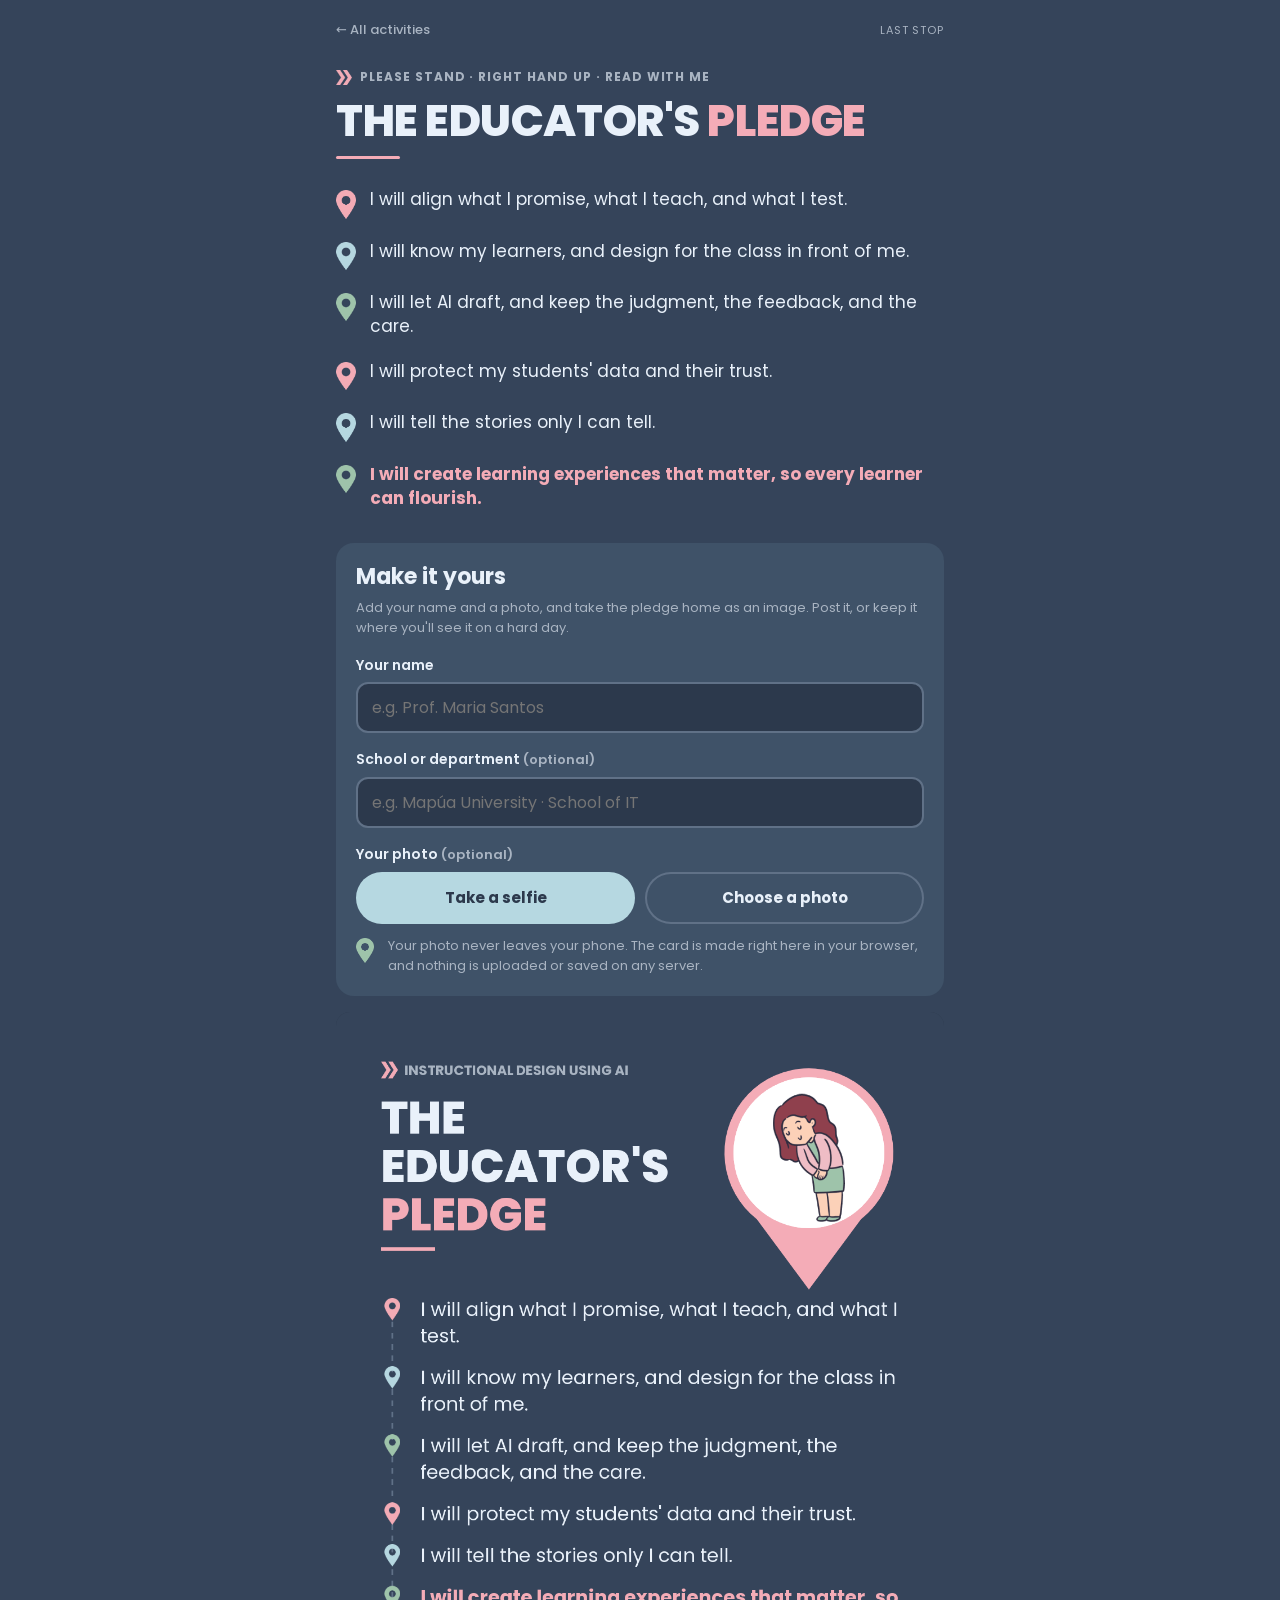
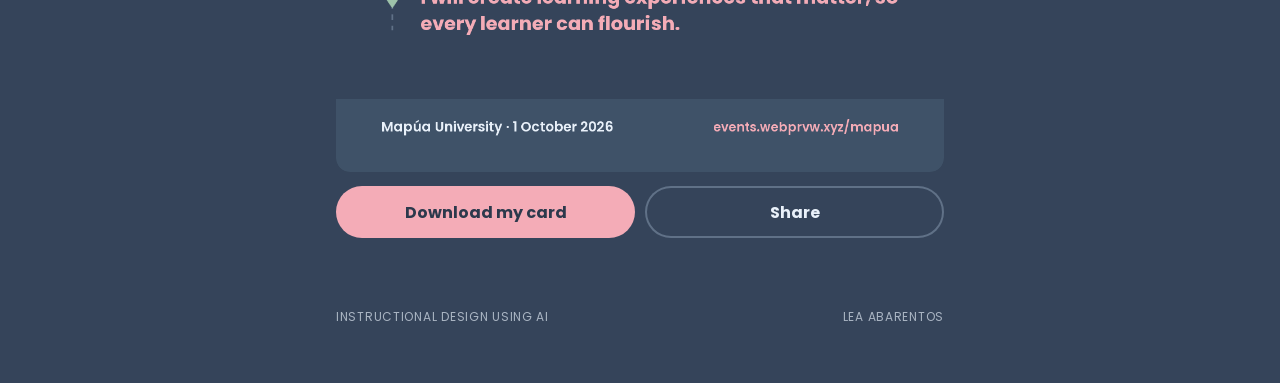
<file: mapua/pledge/index.html>
<!doctype html>
<html lang="en">
<head>
<meta charset="utf-8">
<meta name="viewport" content="width=device-width, initial-scale=1, viewport-fit=cover">
<title>The Educator's Pledge</title>
<meta name="description" content="Sign the Educator's Pledge from the Instructional Design Using AI plenary and take it home as a photo card.">
<meta property="og:title" content="The Educator's Pledge · Instructional Design Using AI">
<meta property="og:description" content="Add your name and photo, and take home your pledge as an image.">
<meta property="og:image" content="https://events.webprvw.xyz/mapua/og.png">
<meta name="theme-color" content="#35445A">
<link rel="icon" href="../img/pin-pink.png">
<link rel="stylesheet" href="../m.css">
<style>
  .lines { list-style: none; margin: 0 0 22px; padding: 0; }
  .lines li { display: grid; grid-template-columns: 22px 1fr; gap: 12px; padding: 10px 0; font-size: 17px; line-height: 1.45; }
  .lines li img { width: 20px; margin-top: 3px; }
  .lines li:last-child { font-weight: 700; color: var(--pink); }
  .photo-btns { display: flex; gap: 10px; flex-wrap: wrap; }
  .photo-btns label.btn { margin: 0; flex: 1 1 150px; font-size: 15px; }
  .photo-btns input { position: absolute; width: 1px; height: 1px; opacity: 0; }
  .zoom { display: none; margin: 14px 0 0; }
  .zoom.on { display: block; }
  input[type=range] { width: 100%; accent-color: var(--pink); height: 32px; }
  .privacy { display: grid; grid-template-columns: 22px 1fr; gap: 10px; font-size: 13px; color: var(--muted); margin: 12px 0 0; }
  .privacy img { width: 18px; margin-top: 2px; }
  #card { width: 100%; height: auto; border-radius: 14px; display: block; background: var(--ink); }
  .save-note { font-size: 13px; color: var(--muted); margin: 8px 0 0; }
  #final { width: 100%; border-radius: 14px; margin-top: 14px; display: none; }
</style>
</head>
<body>
<div class="wrap">
  <div class="top"><a href="../">&larr; All activities</a><span class="tag">Last stop</span></div>

  <p class="kicker"><img src="../img/chev.png" alt="">Please stand · right hand up · read with me</p>
  <h1>The Educator's <span class="pink">Pledge</span></h1>
  <hr class="rule">
  <ul class="lines" id="lines"></ul>

  <div class="panel">
    <h2>Make it yours</h2>
    <p class="small" style="margin:0 0 16px">Add your name and a photo, and take the pledge home as an image. Post it, or keep it where you'll see it on a hard day.</p>
    <div class="field"><label for="name">Your name</label><input id="name" type="text" maxlength="60" autocomplete="name" placeholder="e.g. Prof. Maria Santos"></div>
    <div class="field"><label for="school">School or department <span class="small">(optional)</span></label><input id="school" type="text" maxlength="80" placeholder="e.g. Mapúa University · School of IT"></div>
    <label>Your photo <span class="small">(optional)</span></label>
    <div class="photo-btns">
      <label class="btn sky" for="cam">Take a selfie<input id="cam" type="file" accept="image/*" capture="user"></label>
      <label class="btn alt" for="pick">Choose a photo<input id="pick" type="file" accept="image/*"></label>
    </div>
    <div class="zoom" id="zoomBox">
      <label for="zoom" style="margin-top:6px">Zoom</label><input id="zoom" type="range" min="1" max="2.5" step="0.05" value="1">
      <label for="shift">Move up or down</label><input id="shift" type="range" min="-1" max="1" step="0.05" value="0">
      <button class="btn alt block" id="removePhoto" type="button" style="margin-top:6px">Remove photo</button>
    </div>
    <div class="privacy"><img src="../img/pin-mint.png" alt=""><span>Your photo never leaves your phone. The card is made right here in your browser, and nothing is uploaded or saved on any server.</span></div>
  </div>

  <canvas id="card" width="1080" height="1350" aria-label="Preview of your pledge card"></canvas>
  <div class="row" style="margin-top:14px">
    <button class="btn" id="dl">Download my card</button>
    <button class="btn alt" id="share" hidden>Share</button>
  </div>
  <p class="status" id="status" aria-live="polite"></p>
  <img id="final" alt="Your pledge card. Press and hold to save it.">

  <div class="foot"><span>Instructional Design Using AI</span><span>Lea Abarentos</span></div>
</div>

<script>
const PLEDGE = [
  "I will align what I promise, what I teach, and what I test.",
  "I will know my learners, and design for the class in front of me.",
  "I will let AI draft, and keep the judgment, the feedback, and the care.",
  "I will protect my students' data and their trust.",
  "I will tell the stories only I can tell.",
  "I will create learning experiences that matter, so every learner can flourish.",
];
const PIN_IMGS = ["pin-pink", "pin-sky", "pin-mint", "pin-pink", "pin-sky", "pin-mint"];
const ul = document.getElementById("lines");
PLEDGE.forEach((t, k) => {
  const li = document.createElement("li"), im = document.createElement("img"), sp = document.createElement("span");
  im.src = `../img/${PIN_IMGS[k]}.png`; im.alt = ""; sp.textContent = t; li.append(im, sp); ul.append(li);
});

const $ = id => document.getElementById(id);
const canvas = $("card"), x = canvas.getContext("2d"), W = 1080, H = 1350;
const F = (w, s) => `${w} ${s}px Poppins, "Avenir Next", system-ui, sans-serif`;
let photo = null, assets = {};

const loadImg = src => new Promise(r => { const i = new Image(); i.onload = () => r(i); i.onerror = () => r(null); i.src = src; });

function lines(t, max) {
  const out = []; let line = "";
  for (const w of t.split(/\s+/)) { const test = line ? line + " " + w : w;
    if (x.measureText(test).width > max && line) { out.push(line); line = w; } else line = test; }
  if (line) out.push(line); return out;
}
function fit(t, max, weight, size, min) {
  let s = size; x.font = F(weight, s);
  while (x.measureText(t).width > max && s > min) { s -= 2; x.font = F(weight, s); }
  if (x.measureText(t).width > max) { while (t && x.measureText(t + "…").width > max) t = t.slice(0, -1); t += "…"; }
  return t;
}
function initials(n) {
  const parts = n.replace(/^(prof|dr|mr|mrs|ms|engr|atty|sir|ma'am)\.?\s+/i, "").split(/\s+/).filter(Boolean);
  return ((parts[0] || "")[0] || "") + (parts.length > 1 ? parts[parts.length - 1][0] : "");
}

// Lea's journey pin: pink ring, round photo, pointed bottom
function drawPin(cx, cy, R) {
  const tipY = cy + R * 1.62, a = Math.asin(R / (tipY - cy));
  x.save();
  x.fillStyle = "#F4ACB7"; x.beginPath();
  x.moveTo(cx, tipY);
  x.arc(cx, cy, R, Math.PI / 2 + a, Math.PI / 2 - a, false);
  x.closePath(); x.fill();
  const r = R - 16;
  x.beginPath(); x.arc(cx, cy, r, 0, Math.PI * 2); x.closePath();
  x.fillStyle = "#FFFFFF"; x.fill(); x.clip();
  const name = $("name").value.trim();
  if (photo) {
    const z = +$("zoom").value, sh = +$("shift").value;
    const s = Math.max((2 * r) / photo.width, (2 * r) / photo.height) * z;
    const w = photo.width * s, h = photo.height * s;
    const maxShift = Math.max(0, (h - 2 * r) / 2);
    x.drawImage(photo, cx - w / 2, cy - h / 2 - sh * maxShift, w, h);
  } else if (name && initials(name)) {
    x.fillStyle = "#3F5268"; x.fillRect(cx - r, cy - r, 2 * r, 2 * r);
    x.fillStyle = "#F4ACB7"; x.font = F(800, r * 0.9); x.textAlign = "center"; x.textBaseline = "middle";
    x.fillText(initials(name).toUpperCase(), cx, cy + r * 0.04);
  } else if (assets.bow) {
    x.fillStyle = "#FFFFFF"; x.fillRect(cx - r, cy - r, 2 * r, 2 * r);
    const b = assets.bow, s = (1.7 * r) / b.height; x.drawImage(b, cx - b.width * s / 2, cy - r * 0.78, b.width * s, b.height * s);
  }
  x.restore();
}

function draw() {
  x.textAlign = "left"; x.textBaseline = "alphabetic";
  x.fillStyle = "#35445A"; x.fillRect(0, 0, W, H);
  // kicker
  if (assets.chev) x.drawImage(assets.chev, 80, 88, 30, 30 * assets.chev.height / assets.chev.width);
  x.fillStyle = "#A9B4C2"; x.font = F(700, 24); x.fillText("INSTRUCTIONAL DESIGN USING AI", 122, 112);
  // title
  x.fillStyle = "#E9F1FA"; x.font = F(800, 80); x.fillText("THE", 80, 216); x.fillText("EDUCATOR'S", 80, 302);
  x.fillStyle = "#F4ACB7"; x.fillText("PLEDGE", 80, 388);
  x.fillStyle = "#F4ACB7"; x.fillRect(80, 418, 96, 6);

  // pin with photo, top right
  drawPin(840, 250, 150);

  // name block
  const name = $("name").value.trim(), school = $("school").value.trim();
  let y = 510;
  if (name) {
    x.fillStyle = "#9FC4AB"; x.font = F(600, 24); x.fillText("SIGNED BY", 80, y); y += 58;
    x.fillStyle = "#E9F1FA"; x.fillText(fit(name, 920, 700, 50, 32), 80, y); y += 10;
    if (school) { y += 42; x.fillStyle = "#A9B4C2"; x.fillText(fit(school, 920, 400, 28, 20), 80, y); }
    y += 80;
  } else y = 540;

  // pledge lines on a dashed trail
  const X0 = 100, textX = 150, max = 850;
  const avail = H - 190 - y;
  let FS = 36, blocks, LH, GAP, total;
  for (; FS >= 22; FS -= 1) {
    blocks = PLEDGE.map((t, k) => { x.font = F(k === 5 ? 700 : 400, FS); return lines(t, max); });
    LH = FS * 1.38; GAP = FS * 0.8;
    total = blocks.reduce((s, b) => s + b.length * LH, 0) + GAP * 5;
    if (total <= avail) break;
  }
  const scale = 1;
  x.strokeStyle = "#607187"; x.lineWidth = 3; x.setLineDash([10, 10]);
  x.beginPath(); x.moveTo(X0, y + 10); x.lineTo(X0, y + total * scale - LH); x.stroke(); x.setLineDash([]);
  blocks.forEach((L, k) => {
    const pin = assets[PIN_IMGS[k]];
    if (pin) x.drawImage(pin, X0 - 14, y - FS + 2, 28, 28 * pin.height / pin.width);
    x.font = F(k === 5 ? 700 : 400, FS); x.fillStyle = k === 5 ? "#F4ACB7" : "#E9F1FA";
    L.forEach((l, j) => x.fillText(l, textX, y + j * LH));
    y += L.length * LH + GAP;
  });

  // footer
  x.fillStyle = "#3F5268"; x.fillRect(0, H - 130, W, 130);
  x.fillStyle = "#E9F1FA"; x.font = F(600, 24); x.fillText("Mapúa University · 1 October 2026", 80, H - 72);
  x.fillStyle = "#F4ACB7"; x.font = F(600, 22); x.textAlign = "right"; x.fillText("events.webprvw.xyz/mapua", W - 80, H - 72);
  x.textAlign = "left";
}

let raf = 0; const redraw = () => { cancelAnimationFrame(raf); raf = requestAnimationFrame(draw); };
["name", "school", "zoom", "shift"].forEach(id => $(id).addEventListener("input", redraw));

function takeFile(e) {
  const f = e.target.files && e.target.files[0]; e.target.value = "";
  if (!f) return;
  const url = URL.createObjectURL(f), im = new Image();
  im.onload = () => { photo = im; $("zoom").value = 1; $("shift").value = 0; $("zoomBox").classList.add("on"); redraw(); status(""); };
  im.onerror = () => status("That photo couldn't be opened. Try a JPG or PNG.");
  im.src = url;
}
$("cam").addEventListener("change", takeFile);
$("pick").addEventListener("change", takeFile);
$("removePhoto").addEventListener("click", () => { photo = null; $("zoomBox").classList.remove("on"); redraw(); });

const status = t => { $("status").textContent = t; };
const fileName = () => "educators-pledge" + ($("name").value.trim() ? "-" + $("name").value.trim().toLowerCase().replace(/[^a-z0-9]+/g, "-").replace(/^-|-$/g, "") : "") + ".png";
const toBlob = () => new Promise(r => { draw(); canvas.toBlob(b => r(b), "image/png"); });

$("dl").addEventListener("click", async () => {
  const blob = await toBlob(); if (!blob) { status("Couldn't make the card on this browser."); return; }
  const url = URL.createObjectURL(blob);
  const a = document.createElement("a"); a.href = url; a.download = fileName(); document.body.append(a); a.click(); a.remove();
  const img = $("final"); img.src = url; img.style.display = "block";
  status("Saved. On an iPhone, if it opened instead, press and hold the card below and choose Save to Photos.");
});

if (navigator.canShare && navigator.share) {
  try {
    if (navigator.canShare({ files: [new File([new Blob(["x"], { type: "image/png" })], "t.png", { type: "image/png" })] })) {
      $("share").hidden = false;
      $("share").addEventListener("click", async () => {
        const blob = await toBlob(); const file = new File([blob], fileName(), { type: "image/png" });
        try { await navigator.share({ files: [file], title: "The Educator's Pledge", text: "I took the Educator's Pledge at Instructional Design Using AI, Mapúa University." }); status("Shared."); }
        catch (e) { if (e && e.name !== "AbortError") status("Sharing didn't work here. Use Download instead."); }
      });
    }
  } catch {}
}

(async () => {
  const names = ["chev", "bow", "pin-pink", "pin-sky", "pin-mint"];
  const imgs = await Promise.all(names.map(n => loadImg(`../img/${n}.png`)));
  names.forEach((n, k) => assets[n] = imgs[k]);
  draw();
  try { await Promise.all([document.fonts.load("800 76px Poppins"), document.fonts.load("700 32px Poppins"), document.fonts.load("400 32px Poppins"), document.fonts.load("600 24px Poppins")]); } catch {}
  draw();
})();
</script>
</body>
</html>
</file>
<file: style.css>
/* ============================================================
   AI Human Bingo — photo-booth strip aesthetic
   Palette (navy + soft pastels, shared across Human Bingo, the
   Personal Challenge, and 3 Commitments)
     --ink        #3d4a63  backdrop, corkboard (navy)
     --ink-soft   #4a5872  panel / card back
     --paper      #faf5ea  polaroid card stock
     --accent     #9dbb8a  captured / go (sage — DATA)
     --accent-deep #466b3d accent text-on-paper (dark sage)
     --accent-ink #232c3e  text/icon on any pastel fill (near-navy)
     --coral      #d99aa6  camera / action pop (dusty pink — PEOPLE)
     --sky        #a9c6de  third badge colour (powder blue — TECHNOLOGY)
     --cream      #e6d98f  fourth accent (pale yellow — IMPACT)
     --muted      #98a2b8  secondary text on dark
     --muted-2    #6b6459  secondary text on paper
   Type
     display  "Permanent Marker"  — BINGO letters, headline, captions
     body     "Work Sans"         — UI copy, buttons, task labels
     mono     "IBM Plex Mono"     — counters, timestamps, stamp text
   Layout
     Single dark "photo booth" world (deliberately one theme): a corkboard
     backdrop holds a 5x5 grid of tilted polaroid cards; a sticky marker-
     board header up top and a film-strip action bar pinned to the bottom.
   Note: all four accents are light pastels now, so anything filled
   with one of them needs --accent-ink (dark) text/icons, not --paper.
   ============================================================ */

@import url('https://fonts.googleapis.com/css2?family=Permanent+Marker&family=Work+Sans:wght@400;500;600;700;800&family=IBM+Plex+Mono:wght@500;600&display=swap');

:root {
  --ink: #3d4a63;
  --ink-soft: #4a5872;
  --ink-softer: #57647d;
  --paper: #faf5ea;
  --paper-dim: #efe7d8;
  --accent: #9dbb8a;
  --accent-deep: #466b3d;
  --accent-ink: #232c3e;
  --coral: #d99aa6;
  --coral-deep: #b06e7a;
  --sky: #a9c6de;
  --cream: #e6d98f;
  --gold-banned: none; /* reminder: never use saturated gold — cream is the closest we get */
  --muted: #98a2b8;
  --muted-2: #6b6459;
  --line: rgba(250, 245, 234, 0.14);
  --shadow: 0 18px 40px -18px rgba(15, 19, 28, 0.65);
  color-scheme: dark;
}

* { box-sizing: border-box; }

html, body {
  height: 100%;
}

body {
  margin: 0;
  padding-inline: 16px;
  background: var(--ink);
  background-image:
    radial-gradient(ellipse 900px 500px at 15% -10%, rgba(217, 154, 166, 0.12), transparent 60%),
    radial-gradient(ellipse 700px 500px at 100% 0%, rgba(169, 198, 222, 0.12), transparent 55%),
    repeating-linear-gradient(0deg, rgba(255,255,255,0.015) 0px, rgba(255,255,255,0.015) 1px, transparent 1px, transparent 3px);
  color: var(--paper);
  font-family: "Work Sans", -apple-system, "Segoe UI", sans-serif;
  -webkit-font-smoothing: antialiased;
  min-height: 100%;
}

.wrap {
  max-width: 760px;
  margin: 0 auto;
  padding-bottom: 128px;
}

/* ---------- header ---------- */

header.board-header {
  position: sticky;
  top: env(safe-area-inset-top, 0px);
  z-index: 20;
  padding-block: 14px 10px;
  background: linear-gradient(180deg, var(--ink) 78%, rgba(61,74,99,0));
  margin-inline: -16px;
  padding-inline: 16px;
}

.header-row {
  display: flex;
  align-items: flex-start;
  justify-content: space-between;
  gap: 14px;
  flex-wrap: wrap;
}

.brand {
  display: flex;
  flex-direction: column;
  gap: 2px;
  min-width: 0;
}

.brand .kicker {
  font-family: "IBM Plex Mono", monospace;
  font-size: 11px;
  font-weight: 600;
  letter-spacing: 0.16em;
  text-transform: uppercase;
  color: var(--coral);
}

#eventTitle {
  font-family: "Permanent Marker", cursive;
  font-size: clamp(22px, 6vw, 30px);
  line-height: 1.15;
  color: var(--paper);
  background: transparent;
  border: none;
  border-bottom: 2px dashed var(--line);
  padding: 2px 0 4px;
  width: 100%;
  max-width: 420px;
  outline: none;
  transition: border-color 0.15s ease;
}

#eventTitle:focus { border-bottom-color: var(--coral); }
#eventTitle::placeholder { color: var(--muted); opacity: 0.7; }

.progress-chip {
  display: flex;
  align-items: center;
  gap: 10px;
  background: var(--ink-soft);
  border: 1px solid var(--line);
  border-radius: 999px;
  padding: 8px 14px 8px 10px;
  flex-shrink: 0;
}

.progress-ring {
  width: 30px;
  height: 30px;
  flex-shrink: 0;
}

.progress-ring circle { transition: stroke-dashoffset 0.4s ease; }

.progress-text {
  font-family: "IBM Plex Mono", monospace;
  font-variant-numeric: tabular-nums;
  font-size: 13px;
  font-weight: 600;
  color: var(--paper);
  white-space: nowrap;
}

.progress-text small {
  color: var(--muted);
  font-weight: 500;
}

.subline {
  margin-top: 6px;
  font-size: 13px;
  color: var(--muted);
  max-width: 46ch;
}

.persona-hint {
  display: inline-flex;
  align-items: center;
  gap: 7px;
  margin-top: 10px;
  padding: 6px 12px 6px 10px;
  border-radius: 999px;
  background: var(--ink-soft);
  border: 1px solid var(--line);
  font-family: "IBM Plex Mono", monospace;
  font-size: 11.5px;
  font-weight: 600;
  letter-spacing: 0.02em;
  color: var(--paper);
}

.persona-hint::before {
  content: "";
  width: 8px;
  height: 8px;
  border-radius: 50%;
  background: var(--persona-color, var(--accent));
  flex-shrink: 0;
}

.header-foot {
  display: flex;
  align-items: center;
  justify-content: space-between;
  flex-wrap: wrap;
  gap: 10px;
  margin-top: 4px;
}

.persona-hint:not([hidden]) { margin-top: 0; }

.size-picker {
  display: inline-flex;
  align-items: center;
  gap: 6px;
  background: var(--ink-soft);
  border: 1px solid var(--line);
  border-radius: 999px;
  padding: 4px;
  margin-left: auto;
}

.size-picker-label {
  font-family: "IBM Plex Mono", monospace;
  font-size: 10.5px;
  font-weight: 600;
  letter-spacing: 0.08em;
  text-transform: uppercase;
  color: var(--muted);
  padding-left: 8px;
}

.size-btn {
  font-family: "Work Sans", sans-serif;
  font-size: 12.5px;
  font-weight: 700;
  color: var(--muted);
  background: transparent;
  border: none;
  border-radius: 999px;
  padding: 6px 11px;
  cursor: pointer;
  transition: background 0.15s ease, color 0.15s ease;
}

.size-btn:hover { color: var(--paper); }

.size-btn.active {
  background: var(--accent);
  color: var(--accent-ink);
}

/* ---------- bingo letters ---------- */

.letters[hidden] { display: none; }

.letters {
  display: grid;
  grid-template-columns: repeat(5, 1fr);
  gap: 10px;
  margin: 14px 0 12px;
}

.letters span {
  display: flex;
  align-items: center;
  justify-content: center;
  aspect-ratio: 1;
  font-family: "Permanent Marker", cursive;
  font-size: clamp(20px, 5.5vw, 30px);
  color: var(--accent-ink);
  border-radius: 14px;
  transform: rotate(var(--tilt, 0deg));
  box-shadow: var(--shadow);
}

.letters span:nth-child(1) { background: var(--coral); --tilt: -4deg; }
.letters span:nth-child(2) { background: var(--sky); --tilt: 3deg; }
.letters span:nth-child(3) { background: var(--accent); --tilt: -3deg; }
.letters span:nth-child(4) { background: var(--sky); --tilt: 4deg; }
.letters span:nth-child(5) { background: var(--coral); --tilt: -2deg; }

/* ---------- grid of polaroids ---------- */

.board {
  display: grid;
  grid-template-columns: repeat(var(--cols, 5), 1fr);
  gap: 10px;
}

@media (max-width: 480px) {
  .board { gap: 7px; }
  .letters { gap: 7px; }
}

.cell {
  position: relative;
  background: var(--paper);
  border-radius: 8px;
  padding: 6px 6px 8px;
  box-shadow: var(--shadow);
  transform: rotate(var(--tilt, 0deg));
  cursor: pointer;
  border: none;
  font: inherit;
  text-align: left;
  color: inherit;
  display: flex;
  flex-direction: column;
  transition: transform 0.15s ease, box-shadow 0.15s ease;
}

/* --tilt is set inline per cell in JS so it works for any column count */

.cell:hover,
.cell:focus-visible {
  transform: rotate(0deg) scale(1.035);
  z-index: 5;
  outline: none;
}

.cell:focus-visible { box-shadow: var(--shadow), 0 0 0 3px var(--coral); }

.cell-photo {
  position: relative;
  aspect-ratio: 1;
  border-radius: 4px;
  overflow: hidden;
  background: var(--ink-softer);
  display: flex;
  align-items: center;
  justify-content: center;
}

.cell-photo img {
  width: 100%;
  height: 100%;
  object-fit: cover;
  display: block;
}

.cell-photo svg { width: 34%; height: 34%; color: var(--muted); }

.cell.done .cell-photo svg { display: none; }

.cell-caption {
  margin-top: 6px;
  font-size: clamp(9px, 2.6vw, 11px);
  font-weight: 600;
  line-height: 1.25;
  color: var(--ink);
  min-height: 2.5em;
  display: flex;
  align-items: center;
}

.cell.free .cell-caption { color: var(--accent-deep); }
.cell.free .cell-photo { background: var(--accent); }
.cell.free .cell-photo svg { color: var(--accent-ink); }

.check-badge {
  position: absolute;
  top: 4px;
  right: 4px;
  width: 20px;
  height: 20px;
  border-radius: 50%;
  background: var(--accent);
  border: 2px solid var(--paper);
  display: flex;
  align-items: center;
  justify-content: center;
  opacity: 0;
  transform: scale(0.5);
  transition: transform 0.25s cubic-bezier(.34,1.56,.64,1), opacity 0.2s ease;
}

.cell.done .check-badge { opacity: 1; transform: scale(1); }
.check-badge svg { width: 11px; height: 11px; stroke: var(--accent-ink); }

.cell-retake {
  position: absolute;
  bottom: 4px;
  right: 4px;
  width: 22px;
  height: 22px;
  border-radius: 50%;
  background: rgba(35,44,62,0.7);
  backdrop-filter: blur(2px);
  display: flex;
  align-items: center;
  justify-content: center;
  opacity: 0;
  transition: opacity 0.15s ease;
}

.cell.done .cell-retake { opacity: 1; }
.cell-retake svg { width: 12px; height: 12px; stroke: var(--paper); }

/* ---------- footer ---------- */

.site-footer {
  margin-top: 26px;
  padding-top: 18px;
  border-top: 1px solid var(--line);
  display: flex;
  flex-direction: column;
  align-items: center;
  gap: 12px;
  text-align: center;
}

.disclaimer {
  margin: 0;
  max-width: 52ch;
  font-size: 11.5px;
  line-height: 1.5;
  color: var(--muted);
}

.disclaimer strong {
  color: var(--paper);
  font-weight: 700;
}

.share-section {
  display: flex;
  flex-direction: column;
  align-items: center;
  gap: 8px;
}

.share-row {
  display: flex;
  align-items: center;
  gap: 10px;
}

.share-label {
  font-family: "Work Sans", sans-serif;
  font-size: 12.5px;
  font-weight: 700;
  color: var(--paper);
}

.share-btn {
  width: 38px;
  height: 38px;
  border-radius: 50%;
  background: var(--ink-soft);
  border: 1px solid var(--line);
  color: var(--paper);
  display: flex;
  align-items: center;
  justify-content: center;
  cursor: pointer;
  transition: border-color 0.15s ease, transform 0.12s ease, color 0.15s ease;
}

.share-btn svg { width: 17px; height: 17px; }
.share-btn:hover { border-color: var(--coral); color: var(--coral); }
.share-btn:active { transform: scale(0.94); }
.share-btn:disabled { opacity: 0.5; cursor: progress; }

.module-links {
  display: flex;
  align-items: center;
  gap: 8px;
  flex-wrap: wrap;
  justify-content: center;
}

.module-links-sep { color: var(--muted); }

.module-link {
  font-family: "Work Sans", sans-serif;
  font-size: 12.5px;
  font-weight: 600;
  color: var(--sky);
  text-decoration: none;
  max-width: 40ch;
}

.module-link:hover { color: var(--paper); text-decoration: underline; }

.credit {
  margin: 0;
  font-family: "Permanent Marker", cursive;
  font-size: 15px;
  color: var(--muted);
}

/* ---------- action bar ---------- */

.action-bar {
  position: fixed;
  left: 0;
  right: 0;
  bottom: 0;
  z-index: 30;
  display: flex;
  justify-content: center;
  padding: 12px 16px calc(12px + env(safe-area-inset-bottom, 0px));
  background: linear-gradient(0deg, var(--ink) 60%, rgba(61,74,99,0));
}

.action-bar-inner {
  width: 100%;
  max-width: 760px;
  display: flex;
  gap: 10px;
  align-items: stretch;
}

.btn {
  font-family: "Work Sans", sans-serif;
  font-weight: 700;
  font-size: 14px;
  border-radius: 12px;
  border: none;
  padding: 13px 16px;
  cursor: pointer;
  display: flex;
  align-items: center;
  justify-content: center;
  gap: 8px;
  transition: transform 0.12s ease, filter 0.12s ease;
}

.btn:active { transform: scale(0.97); }
.btn svg { width: 17px; height: 17px; flex-shrink: 0; }

.btn-save {
  flex: 1;
  background: var(--coral);
  color: var(--accent-ink);
  box-shadow: 0 10px 26px -10px rgba(217, 154, 166, 0.55);
}

.btn-save:hover { filter: brightness(1.06); }
.btn-save:disabled { opacity: 0.45; cursor: not-allowed; box-shadow: none; }

.btn-reset {
  background: var(--ink-soft);
  color: var(--muted);
  border: 1px solid var(--line);
  width: 48px;
  flex-shrink: 0;
}

.btn-reset:hover { color: var(--paper); border-color: var(--muted); }

/* ---------- toast ---------- */

.toast {
  position: fixed;
  left: 50%;
  bottom: calc(96px + env(safe-area-inset-bottom, 0px));
  transform: translate(-50%, 12px);
  background: var(--paper);
  color: var(--ink);
  font-family: "IBM Plex Mono", monospace;
  font-size: 12px;
  font-weight: 600;
  letter-spacing: 0.02em;
  padding: 10px 16px;
  border-radius: 10px;
  box-shadow: var(--shadow);
  z-index: 40;
  opacity: 0;
  pointer-events: none;
  transition: opacity 0.25s ease, transform 0.25s ease;
  max-width: min(90vw, 420px);
  text-align: center;
}

.toast.show {
  opacity: 1;
  transform: translate(-50%, 0);
}

/* ---------- rules banner ---------- */

.rules-banner {
  margin: 2px 0 14px;
  background: var(--ink-soft);
  border: 1px solid var(--coral-deep);
  border-radius: 12px;
  padding: 12px 14px;
  display: flex;
  align-items: flex-start;
  gap: 11px;
}

.rules-banner svg {
  width: 20px;
  height: 20px;
  flex-shrink: 0;
  margin-top: 1px;
  color: var(--coral);
}

.rules-banner p {
  margin: 0;
  font-size: 12.5px;
  line-height: 1.45;
  color: var(--muted);
}

.rules-banner strong {
  color: var(--paper);
}

/* ---------- win banner ---------- */

.win-banner {
  margin: 4px 0 14px;
  background: var(--accent);
  color: var(--accent-ink);
  border-radius: 12px;
  padding: 14px 16px;
  display: flex;
  align-items: center;
  gap: 12px;
  box-shadow: var(--shadow);
  opacity: 0;
  max-height: 0;
  overflow: hidden;
  transition: opacity 0.3s ease, max-height 0.3s ease, margin 0.3s ease, padding 0.3s ease;
}

.win-banner.show { opacity: 1; max-height: 120px; }
.win-banner svg { width: 26px; height: 26px; flex-shrink: 0; }
.win-banner strong { font-family: "Permanent Marker", cursive; font-size: 18px; display: block; }
.win-banner p { margin: 2px 0 0; font-size: 12.5px; opacity: 0.85; }

/* ---------- confetti canvas ---------- */

#confetti {
  position: fixed;
  inset: 0;
  pointer-events: none;
  z-index: 50;
}

/* ---------- offscreen export canvas (never shown) ---------- */

#exportCanvas { display: none; }

@media (prefers-reduced-motion: reduce) {
  * { transition-duration: 0.001ms !important; animation-duration: 0.001ms !important; }
}
</file>
<file: commitment/style.css>
/* ============================================================
   3 Commitments — same navy scrapbook family as The Personal
   Challenge, with numbered pastel badges (matching the source
   slide) in place of tag pills. See /pledge/style.css for the
   full note on the two text contexts (on-navy vs on-paper-card).
   Palette identical to /pledge and the root stylesheet.
   ============================================================ */

@import url('https://fonts.googleapis.com/css2?family=Permanent+Marker&family=Work+Sans:wght@400;500;600;700;800&family=IBM+Plex+Mono:wght@500;600&display=swap');

:root {
  --ink: #3d4a63;
  --ink-soft: #4a5872;
  --paper: #faf5ea;
  --paper-dim: #efe7d8;
  --accent: #9dbb8a;
  --accent-deep: #466b3d;
  --accent-ink: #232c3e;
  --coral: #d99aa6;
  --coral-deep: #b06e7a;
  --sky: #a9c6de;
  --cream: #e6d98f;
  --muted: #98a2b8;
  --muted-2: #6b6459;
  --line: rgba(250, 245, 234, 0.14);
  --paper-line: rgba(61, 74, 99, 0.16);
  --shadow: 0 14px 30px -14px rgba(15, 19, 28, 0.5);
  color-scheme: dark;
}

* { box-sizing: border-box; }
html, body { height: 100%; }

body {
  margin: 0;
  padding-inline: 16px;
  background: var(--ink);
  background-image:
    radial-gradient(ellipse 800px 460px at 12% -8%, rgba(217, 154, 166, 0.12), transparent 60%),
    radial-gradient(ellipse 700px 460px at 100% 4%, rgba(157, 187, 138, 0.12), transparent 55%);
  color: var(--paper);
  font-family: "Work Sans", -apple-system, "Segoe UI", sans-serif;
  -webkit-font-smoothing: antialiased;
  min-height: 100%;
}

.wrap {
  max-width: 620px;
  margin: 0 auto;
  padding-bottom: 128px;
}

/* ---------- header ---------- */

.page-header {
  padding-block: 22px 6px;
  display: flex;
  flex-direction: column;
  align-items: flex-start;
  gap: 4px;
}

.back-link {
  font-family: "IBM Plex Mono", monospace;
  font-size: 11px;
  font-weight: 600;
  letter-spacing: 0.04em;
  color: var(--sky);
  text-decoration: none;
  margin-bottom: 6px;
}

.back-link:hover { text-decoration: underline; }

.kicker {
  font-family: "IBM Plex Mono", monospace;
  font-size: 11px;
  font-weight: 600;
  letter-spacing: 0.16em;
  text-transform: uppercase;
  color: var(--coral);
}

.page-header h1 {
  font-family: "Permanent Marker", cursive;
  font-weight: 400;
  font-size: clamp(28px, 7vw, 38px);
  line-height: 1.1;
  margin: 4px 0 0;
  color: var(--paper);
}

.subline {
  margin: 6px 0 0;
  font-size: 13px;
  line-height: 1.5;
  color: var(--muted);
  max-width: 46ch;
}

/* ---------- framing note ---------- */

.framing-note {
  margin: 18px 0 22px;
  background: var(--paper);
  border-radius: 4px 14px 4px 14px;
  box-shadow: var(--shadow);
  padding: 14px 16px;
  display: flex;
  gap: 11px;
  align-items: flex-start;
  transform: rotate(-0.6deg);
}

.framing-note svg {
  width: 19px;
  height: 19px;
  flex-shrink: 0;
  margin-top: 2px;
  color: var(--coral-deep);
}

.framing-note p {
  margin: 0;
  font-size: 13px;
  line-height: 1.55;
  color: var(--ink);
}

/* ---------- commitment card ---------- */

.pledge-card-wrap {
  position: relative;
  margin-top: 10px;
}

.tape {
  position: absolute;
  width: 84px;
  height: 30px;
  opacity: 0.9;
  box-shadow: 0 2px 5px rgba(15, 19, 28, 0.3);
  z-index: 2;
}

.tape-a {
  top: -14px;
  left: 24px;
  transform: rotate(-7deg);
  background: repeating-linear-gradient(45deg, var(--coral) 0 8px, #e8bbc7 8px 16px);
}

.tape-b {
  top: -12px;
  right: 20px;
  transform: rotate(6deg);
  background: repeating-linear-gradient(45deg, var(--sky) 0 8px, #c3d9ec 8px 16px);
}

.pledge-card {
  position: relative;
  background: var(--paper);
  border-radius: 6px;
  box-shadow: var(--shadow);
  padding: 30px 26px 26px;
  transform: rotate(0.4deg);
}

.pledge-card::before,
.pledge-card::after {
  content: "";
  position: absolute;
  inset: 0;
  background: var(--paper-dim);
  border-radius: 6px;
  z-index: -1;
}

.pledge-card::before { transform: rotate(-1.4deg) translateY(3px); }
.pledge-card::after { transform: rotate(1deg) translateY(5px); opacity: 0.8; }

.field-row {
  display: flex;
  gap: 18px;
  flex-wrap: wrap;
  margin-bottom: 18px;
}

.field {
  flex: 1;
  min-width: 180px;
  display: flex;
  flex-direction: column;
  gap: 4px;
}

.field-label {
  font-family: "IBM Plex Mono", monospace;
  font-size: 10.5px;
  font-weight: 600;
  letter-spacing: 0.06em;
  text-transform: uppercase;
  color: var(--muted-2);
}

.field input {
  font-family: "Permanent Marker", cursive;
  font-size: 19px;
  color: var(--ink);
  background: transparent;
  border: none;
  border-bottom: 2px dashed var(--paper-line);
  padding: 4px 2px 6px;
  outline: none;
  width: 100%;
  transition: border-color 0.15s ease;
}

.field input:focus { border-bottom-color: var(--coral-deep); }
.field input::placeholder { color: var(--muted-2); opacity: 0.6; font-family: "Work Sans", sans-serif; font-size: 15px; }

.doodle-divider {
  color: var(--muted-2);
  opacity: 0.4;
  height: 14px;
  margin: 4px 0 22px;
}

.doodle-divider svg { width: 100%; height: 100%; display: block; }

.commit-block {
  display: flex;
  gap: 14px;
  align-items: flex-start;
  margin-bottom: 22px;
}

.commit-badge {
  flex-shrink: 0;
  width: 40px;
  height: 40px;
  border-radius: 50%;
  background: var(--badge-color, var(--accent));
  color: var(--accent-ink);
  font-family: "Permanent Marker", cursive;
  font-size: 21px;
  display: flex;
  align-items: center;
  justify-content: center;
  box-shadow: 0 4px 10px -4px rgba(15, 19, 28, 0.4);
}

.commit-body {
  flex: 1;
  min-width: 0;
  display: flex;
  flex-direction: column;
  gap: 5px;
}

.commit-prompt {
  margin: 0;
  font-size: 14.5px;
  font-weight: 700;
  line-height: 1.4;
  color: var(--ink);
}

.examples {
  margin: 0;
  font-style: italic;
  font-size: 12px;
  line-height: 1.4;
  color: var(--muted-2);
}

.commit-body input {
  font-family: "Work Sans", sans-serif;
  font-size: 14px;
  color: var(--ink);
  background: var(--paper);
  border: 1px solid var(--paper-line);
  border-radius: 4px;
  padding: 9px 10px;
  outline: none;
  transition: border-color 0.15s ease;
}

.commit-body input:focus { border-color: var(--coral-deep); }
.commit-body input::placeholder { color: var(--muted-2); opacity: 0.7; }

.char-count {
  align-self: flex-end;
  font-family: "IBM Plex Mono", monospace;
  font-size: 10.5px;
  color: var(--muted-2);
}

/* ---------- footer ---------- */

.site-footer {
  margin-top: 28px;
  padding-top: 18px;
  border-top: 1px solid var(--line);
  display: flex;
  flex-direction: column;
  align-items: center;
  gap: 12px;
  text-align: center;
}

.disclaimer {
  margin: 0;
  max-width: 52ch;
  font-size: 11.5px;
  line-height: 1.5;
  color: var(--muted);
}

.disclaimer strong { color: var(--paper); font-weight: 700; }

.share-section {
  display: flex;
  flex-direction: column;
  align-items: center;
  gap: 8px;
}

.share-row { display: flex; align-items: center; gap: 10px; }

.share-label {
  font-family: "Work Sans", sans-serif;
  font-size: 12.5px;
  font-weight: 700;
  color: var(--paper);
}

.share-btn {
  width: 38px;
  height: 38px;
  border-radius: 50%;
  background: var(--paper);
  border: 1px solid var(--paper-line);
  color: var(--ink);
  display: flex;
  align-items: center;
  justify-content: center;
  cursor: pointer;
  box-shadow: var(--shadow);
  transition: border-color 0.15s ease, color 0.15s ease, transform 0.12s ease;
}

.share-btn svg { width: 17px; height: 17px; }
.share-btn:hover { border-color: var(--coral-deep); color: var(--coral-deep); }
.share-btn:active { transform: scale(0.94); }
.share-btn:disabled { opacity: 0.5; cursor: progress; }

.module-links {
  display: flex;
  align-items: center;
  gap: 8px;
  flex-wrap: wrap;
  justify-content: center;
}

.module-links-sep { color: var(--muted); }

.module-link {
  font-family: "Work Sans", sans-serif;
  font-size: 12.5px;
  font-weight: 600;
  color: var(--sky);
  text-decoration: none;
}

.module-link:hover { color: var(--paper); text-decoration: underline; }

.credit {
  margin: 0;
  font-family: "Permanent Marker", cursive;
  font-size: 15px;
  color: var(--muted);
}

/* ---------- toast ---------- */

.toast {
  position: fixed;
  left: 50%;
  bottom: calc(96px + env(safe-area-inset-bottom, 0px));
  transform: translate(-50%, 12px);
  background: var(--paper);
  color: var(--ink);
  font-family: "IBM Plex Mono", monospace;
  font-size: 12px;
  font-weight: 600;
  padding: 10px 16px;
  border-radius: 10px;
  box-shadow: var(--shadow);
  z-index: 40;
  opacity: 0;
  pointer-events: none;
  transition: opacity 0.25s ease, transform 0.25s ease;
  max-width: min(90vw, 420px);
  text-align: center;
}

.toast.show { opacity: 1; transform: translate(-50%, 0); }

/* ---------- action bar ---------- */

.action-bar {
  position: fixed;
  left: 0;
  right: 0;
  bottom: 0;
  z-index: 30;
  display: flex;
  justify-content: center;
  padding: 12px 16px calc(12px + env(safe-area-inset-bottom, 0px));
  background: linear-gradient(0deg, var(--ink) 60%, rgba(61,74,99,0));
}

.action-bar-inner {
  width: 100%;
  max-width: 620px;
  display: flex;
  gap: 10px;
  align-items: stretch;
}

.btn {
  font-family: "Work Sans", sans-serif;
  font-weight: 700;
  font-size: 14px;
  border-radius: 12px;
  border: none;
  padding: 13px 16px;
  cursor: pointer;
  display: flex;
  align-items: center;
  justify-content: center;
  gap: 8px;
  transition: transform 0.12s ease, filter 0.12s ease;
}

.btn:active { transform: scale(0.97); }
.btn svg { width: 17px; height: 17px; flex-shrink: 0; }

.btn-save {
  flex: 1;
  background: var(--coral);
  color: var(--accent-ink);
  box-shadow: 0 10px 26px -10px rgba(217, 154, 166, 0.55);
}

.btn-save:hover { filter: brightness(1.06); }
.btn-save:disabled { opacity: 0.4; cursor: not-allowed; box-shadow: none; }

.btn-reset {
  background: var(--paper);
  color: var(--muted-2);
  border: 1px solid var(--paper-line);
  width: 48px;
  flex-shrink: 0;
}

.btn-reset:hover { color: var(--coral-deep); border-color: var(--coral); }

#exportCanvas { display: none; }

@media (prefers-reduced-motion: reduce) {
  * { transition-duration: 0.001ms !important; animation-duration: 0.001ms !important; }
}
</file>
<file: mapua/m.css>
@import url('https://fonts.googleapis.com/css2?family=Poppins:wght@400;500;600;700;800&display=swap');

:root {
  --bg: #35445A;
  --panel: #3F5268;
  --panel-2: #465a72;
  --line: #607187;
  --text: #E9F1FA;
  --muted: #A9B4C2;
  --pink: #F4ACB7;
  --mint: #9FC4AB;
  --sky: #B6D8E1;
  --butter: #E5D698;
  --ink: #2C394C;
}

* { box-sizing: border-box; }
html { -webkit-text-size-adjust: 100%; }
body {
  margin: 0; background: var(--bg); color: var(--text);
  font-family: Poppins, "Avenir Next", system-ui, sans-serif;
  font-size: 16px; line-height: 1.55; min-height: 100vh; overflow-x: hidden;
}
img { max-width: 100%; display: block; }
a { color: var(--sky); }

.wrap { max-width: 640px; margin: 0 auto; padding: 20px 16px 56px; }

.top { display: flex; justify-content: space-between; align-items: center; gap: 12px; margin-bottom: 28px; }
.top a { color: var(--muted); text-decoration: none; font-size: 13px; font-weight: 500; }
.top a:hover { color: var(--text); }
.top .tag { font-size: 11px; letter-spacing: .08em; text-transform: uppercase; color: var(--muted); }

.kicker { display: flex; align-items: center; gap: 8px; font-size: 12px; font-weight: 700;
  letter-spacing: .08em; text-transform: uppercase; color: var(--muted); margin: 0 0 10px; }
.kicker img { width: 16px; height: auto; }

h1 { font-size: clamp(30px, 8.4vw, 44px); line-height: 1.08; font-weight: 800; text-transform: uppercase;
  margin: 0 0 12px; letter-spacing: -.01em; }
h2 { font-size: 22px; line-height: 1.25; font-weight: 700; margin: 0 0 8px; }
.pink { color: var(--pink); } .mint { color: var(--mint); } .sky { color: var(--sky); } .butter { color: var(--butter); }
.lead { color: var(--muted); font-size: 16px; margin: 0 0 24px; }
.small { font-size: 13px; color: var(--muted); }

.panel { background: var(--panel); border-radius: 18px; padding: 20px; margin: 0 0 16px; }
.rule { height: 3px; width: 64px; background: var(--pink); border: 0; margin: 0 0 18px; border-radius: 2px; }

.btn { appearance: none; border: 0; border-radius: 999px; min-height: 52px; padding: 12px 22px;
  font: 700 16px/1.2 Poppins, system-ui, sans-serif; cursor: pointer; background: var(--pink); color: var(--ink);
  display: inline-flex; align-items: center; justify-content: center; gap: 8px; text-decoration: none; }
.btn:active { transform: translateY(1px); }
.btn.alt { background: transparent; color: var(--text); box-shadow: inset 0 0 0 2px var(--line); }
.btn.mint { background: var(--mint); } .btn.sky { background: var(--sky); } .btn.butter { background: var(--butter); }
.btn.block { width: 100%; }
.btn[disabled] { opacity: .45; cursor: not-allowed; }
.row { display: flex; flex-wrap: wrap; gap: 10px; }
.row .btn { flex: 1 1 160px; }

label { display: block; font-weight: 600; font-size: 14px; margin: 0 0 6px; }
input[type=text], textarea {
  width: 100%; font: 400 16px/1.45 Poppins, system-ui, sans-serif; color: var(--text);
  background: var(--ink); border: 2px solid var(--line); border-radius: 12px; padding: 12px 14px; }
textarea { min-height: 96px; resize: vertical; }
input:focus, textarea:focus { outline: none; border-color: var(--sky); }
.field { margin: 0 0 16px; }

.hint { border-left: 3px solid var(--mint); padding: 8px 0 8px 14px; margin: 12px 0 0; color: var(--muted); font-size: 14px; }
.hint b { color: var(--mint); font-weight: 600; display: block; font-size: 12px; letter-spacing: .06em; text-transform: uppercase; }

.status { min-height: 1.4em; color: var(--mint); font-size: 14px; margin: 10px 0 0; }
.foot { margin-top: 40px; font-size: 12px; color: var(--muted); display: flex; justify-content: space-between; gap: 10px;
  text-transform: uppercase; letter-spacing: .06em; }
:focus-visible { outline: 3px solid var(--sky); outline-offset: 2px; }
</file>
<file: pledge/style.css>
/* ============================================================
   The Personal Challenge — scrapbook / journal-page aesthetic
   Deliberately a light "kraft paper" world (companion to the dark
   photo-booth Human Bingo page): a warm paper backdrop, a tilted
   note card "taped" down, hand-drawn dividers, lined-paper textareas.
   Palette (same 5 accent hues as Human Bingo, different ground)
     --kraft       #f1e4c9  page background
     --kraft-deep  #ddc79c  shadow / stacked-paper tone
     --paper       #fffaf3  card stock
     --ink         #2b2620  primary text, "signed in ink"
     --ink-soft    #4a4033  secondary text
     --muted       #8a7a61  meta / captions
     --accent #2f8f5b  --coral #ef6a4c  --sky #4f7fb3
     --violet #7c6fb0  --rose #c9678f
   Type: Permanent Marker (handwriting) / Work Sans (body) / IBM Plex Mono (meta)
   ============================================================ */

@import url('https://fonts.googleapis.com/css2?family=Permanent+Marker&family=Work+Sans:wght@400;500;600;700;800&family=IBM+Plex+Mono:wght@500;600&display=swap');

:root {
  --kraft: #f1e4c9;
  --kraft-deep: #ddc79c;
  --paper: #fffaf3;
  --ink: #2b2620;
  --ink-soft: #4a4033;
  --muted: #8a7a61;
  --line: rgba(43, 38, 32, 0.15);
  --accent: #2f8f5b;
  --accent-deep: #1f6b42;
  --coral: #ef6a4c;
  --coral-deep: #c94d32;
  --sky: #4f7fb3;
  --violet: #7c6fb0;
  --rose: #c9678f;
  --shadow: 0 14px 30px -14px rgba(43, 38, 32, 0.35);
  color-scheme: light;
}

* { box-sizing: border-box; }
html, body { height: 100%; }

body {
  margin: 0;
  padding-inline: 16px;
  background: var(--kraft);
  background-image:
    radial-gradient(circle at 12% 8%, rgba(255,255,255,0.5), transparent 40%),
    radial-gradient(circle at 92% 85%, rgba(0,0,0,0.05), transparent 45%);
  color: var(--ink);
  font-family: "Work Sans", -apple-system, "Segoe UI", sans-serif;
  -webkit-font-smoothing: antialiased;
  min-height: 100%;
}

.wrap {
  max-width: 620px;
  margin: 0 auto;
  padding-bottom: 128px;
}

/* ---------- header ---------- */

.page-header {
  padding-block: 22px 6px;
  display: flex;
  flex-direction: column;
  align-items: flex-start;
  gap: 4px;
}

.back-link {
  font-family: "IBM Plex Mono", monospace;
  font-size: 11px;
  font-weight: 600;
  letter-spacing: 0.04em;
  color: var(--sky);
  text-decoration: none;
  margin-bottom: 6px;
}

.back-link:hover { text-decoration: underline; }

.kicker {
  font-family: "IBM Plex Mono", monospace;
  font-size: 11px;
  font-weight: 600;
  letter-spacing: 0.16em;
  text-transform: uppercase;
  color: var(--coral);
}

.page-header h1 {
  font-family: "Permanent Marker", cursive;
  font-weight: 400;
  font-size: clamp(28px, 7vw, 38px);
  line-height: 1.1;
  margin: 4px 0 0;
  color: var(--ink);
}

.subline {
  margin: 6px 0 0;
  font-size: 13px;
  line-height: 1.5;
  color: var(--ink-soft);
  max-width: 46ch;
}

/* ---------- framing note ---------- */

.framing-note {
  margin: 18px 0 22px;
  background: var(--paper);
  border-radius: 4px 14px 4px 14px;
  box-shadow: var(--shadow);
  padding: 14px 16px;
  display: flex;
  gap: 11px;
  align-items: flex-start;
  transform: rotate(-0.6deg);
}

.framing-note svg {
  width: 19px;
  height: 19px;
  flex-shrink: 0;
  margin-top: 2px;
  color: var(--coral);
}

.framing-note p {
  margin: 0;
  font-size: 13px;
  line-height: 1.55;
  color: var(--ink-soft);
}

/* ---------- pledge card ---------- */

.pledge-card-wrap {
  position: relative;
  margin-top: 10px;
}

.tape {
  position: absolute;
  width: 84px;
  height: 30px;
  opacity: 0.85;
  box-shadow: 0 2px 5px rgba(43, 38, 32, 0.2);
  z-index: 2;
}

.tape-a {
  top: -14px;
  left: 24px;
  transform: rotate(-7deg);
  background: repeating-linear-gradient(45deg, var(--coral) 0 8px, #f3987e 8px 16px);
}

.tape-b {
  top: -12px;
  right: 20px;
  transform: rotate(6deg);
  background: repeating-linear-gradient(45deg, var(--sky) 0 8px, #82a6c9 8px 16px);
}

.pledge-card {
  position: relative;
  background: var(--paper);
  border-radius: 6px;
  box-shadow: var(--shadow);
  padding: 30px 26px 26px;
  transform: rotate(0.4deg);
}

.pledge-card::before,
.pledge-card::after {
  content: "";
  position: absolute;
  inset: 0;
  background: var(--kraft-deep);
  border-radius: 6px;
  z-index: -1;
}

.pledge-card::before { transform: rotate(-1.4deg) translateY(3px); }
.pledge-card::after { transform: rotate(1deg) translateY(5px); opacity: 0.7; }

.field-row {
  display: flex;
  gap: 18px;
  flex-wrap: wrap;
  margin-bottom: 18px;
}

.field {
  flex: 1;
  min-width: 180px;
  display: flex;
  flex-direction: column;
  gap: 4px;
}

.field-label {
  font-family: "IBM Plex Mono", monospace;
  font-size: 10.5px;
  font-weight: 600;
  letter-spacing: 0.06em;
  text-transform: uppercase;
  color: var(--muted);
}

.field input {
  font-family: "Permanent Marker", cursive;
  font-size: 19px;
  color: var(--ink);
  background: transparent;
  border: none;
  border-bottom: 2px dashed var(--line);
  padding: 4px 2px 6px;
  outline: none;
  width: 100%;
  transition: border-color 0.15s ease;
}

.field input:focus { border-bottom-color: var(--coral); }
.field input::placeholder { color: var(--muted); opacity: 0.6; font-family: "Work Sans", sans-serif; font-size: 15px; }

.doodle-divider {
  color: var(--line);
  height: 14px;
  margin: 4px 0 20px;
}

.doodle-divider svg { width: 100%; height: 100%; display: block; }

.prompt-block {
  margin-bottom: 20px;
  display: flex;
  flex-direction: column;
  gap: 6px;
}

.prompt-tag {
  display: inline-flex;
  align-self: flex-start;
  padding: 3px 10px;
  border-radius: 999px;
  background: var(--tag-color, var(--accent));
  color: var(--paper);
  font-family: "IBM Plex Mono", monospace;
  font-size: 10px;
  font-weight: 600;
  letter-spacing: 0.08em;
  text-transform: uppercase;
}

.prompt-question {
  font-size: 14.5px;
  font-weight: 700;
  line-height: 1.4;
  color: var(--ink);
}

.prompt-question .hint {
  font-weight: 500;
  color: var(--muted);
  font-size: 13px;
}

.examples {
  margin: 0;
  font-style: italic;
  font-size: 12px;
  line-height: 1.4;
  color: var(--muted);
}

.prompt-block textarea {
  font-family: "Work Sans", sans-serif;
  font-size: 14px;
  color: var(--ink);
  background: repeating-linear-gradient(var(--paper) 0px, var(--paper) 26px, var(--line) 27px);
  line-height: 27px;
  border: 1px solid var(--line);
  border-radius: 4px;
  padding: 2px 10px;
  resize: vertical;
  min-height: 84px;
  outline: none;
  transition: border-color 0.15s ease;
}

.prompt-block textarea:focus { border-color: var(--coral); }
.prompt-block textarea::placeholder { color: var(--muted); opacity: 0.7; }

.char-count {
  align-self: flex-end;
  font-family: "IBM Plex Mono", monospace;
  font-size: 10.5px;
  color: var(--muted);
}

.revisit-row {
  display: flex;
  align-items: center;
  gap: 9px;
  font-size: 13px;
  color: var(--ink-soft);
  cursor: pointer;
  margin-top: 4px;
}

.revisit-row input { width: 16px; height: 16px; accent-color: var(--accent); }
.revisit-date { color: var(--muted); margin-left: 4px; }

/* ---------- footer ---------- */

.site-footer {
  margin-top: 28px;
  padding-top: 18px;
  border-top: 1px solid var(--line);
  display: flex;
  flex-direction: column;
  align-items: center;
  gap: 12px;
  text-align: center;
}

.disclaimer {
  margin: 0;
  max-width: 52ch;
  font-size: 11.5px;
  line-height: 1.5;
  color: var(--muted);
}

.disclaimer strong { color: var(--ink); font-weight: 700; }

.share-section {
  display: flex;
  flex-direction: column;
  align-items: center;
  gap: 8px;
}

.share-row { display: flex; align-items: center; gap: 10px; }

.share-label {
  font-family: "Work Sans", sans-serif;
  font-size: 12.5px;
  font-weight: 700;
  color: var(--ink);
}

.share-btn {
  width: 38px;
  height: 38px;
  border-radius: 50%;
  background: var(--paper);
  border: 1px solid var(--line);
  color: var(--ink-soft);
  display: flex;
  align-items: center;
  justify-content: center;
  cursor: pointer;
  box-shadow: var(--shadow);
  transition: border-color 0.15s ease, color 0.15s ease, transform 0.12s ease;
}

.share-btn svg { width: 17px; height: 17px; }
.share-btn:hover { border-color: var(--coral); color: var(--coral); }
.share-btn:active { transform: scale(0.94); }
.share-btn:disabled { opacity: 0.5; cursor: progress; }

.module-link {
  font-family: "Work Sans", sans-serif;
  font-size: 12.5px;
  font-weight: 600;
  color: var(--sky);
  text-decoration: none;
}

.module-link:hover { color: var(--ink); text-decoration: underline; }

.credit {
  margin: 0;
  font-family: "Permanent Marker", cursive;
  font-size: 15px;
  color: var(--muted);
}

/* ---------- toast ---------- */

.toast {
  position: fixed;
  left: 50%;
  bottom: calc(96px + env(safe-area-inset-bottom, 0px));
  transform: translate(-50%, 12px);
  background: var(--ink);
  color: var(--paper);
  font-family: "IBM Plex Mono", monospace;
  font-size: 12px;
  font-weight: 600;
  padding: 10px 16px;
  border-radius: 10px;
  box-shadow: var(--shadow);
  z-index: 40;
  opacity: 0;
  pointer-events: none;
  transition: opacity 0.25s ease, transform 0.25s ease;
  max-width: min(90vw, 420px);
  text-align: center;
}

.toast.show { opacity: 1; transform: translate(-50%, 0); }

/* ---------- action bar ---------- */

.action-bar {
  position: fixed;
  left: 0;
  right: 0;
  bottom: 0;
  z-index: 30;
  display: flex;
  justify-content: center;
  padding: 12px 16px calc(12px + env(safe-area-inset-bottom, 0px));
  background: linear-gradient(0deg, var(--kraft) 60%, rgba(241,228,201,0));
}

.action-bar-inner {
  width: 100%;
  max-width: 620px;
  display: flex;
  gap: 10px;
  align-items: stretch;
}

.btn {
  font-family: "Work Sans", sans-serif;
  font-weight: 700;
  font-size: 14px;
  border-radius: 12px;
  border: none;
  padding: 13px 16px;
  cursor: pointer;
  display: flex;
  align-items: center;
  justify-content: center;
  gap: 8px;
  transition: transform 0.12s ease, filter 0.12s ease;
}

.btn:active { transform: scale(0.97); }
.btn svg { width: 17px; height: 17px; flex-shrink: 0; }

.btn-save {
  flex: 1;
  background: var(--ink);
  color: var(--paper);
  box-shadow: 0 10px 26px -10px rgba(43, 38, 32, 0.5);
}

.btn-save:hover { filter: brightness(1.2); }
.btn-save:disabled { opacity: 0.4; cursor: not-allowed; box-shadow: none; }

.btn-reset {
  background: var(--paper);
  color: var(--muted);
  border: 1px solid var(--line);
  width: 48px;
  flex-shrink: 0;
}

.btn-reset:hover { color: var(--coral-deep); border-color: var(--coral); }

#exportCanvas { display: none; }

@media (prefers-reduced-motion: reduce) {
  * { transition-duration: 0.001ms !important; animation-duration: 0.001ms !important; }
}
</file>
